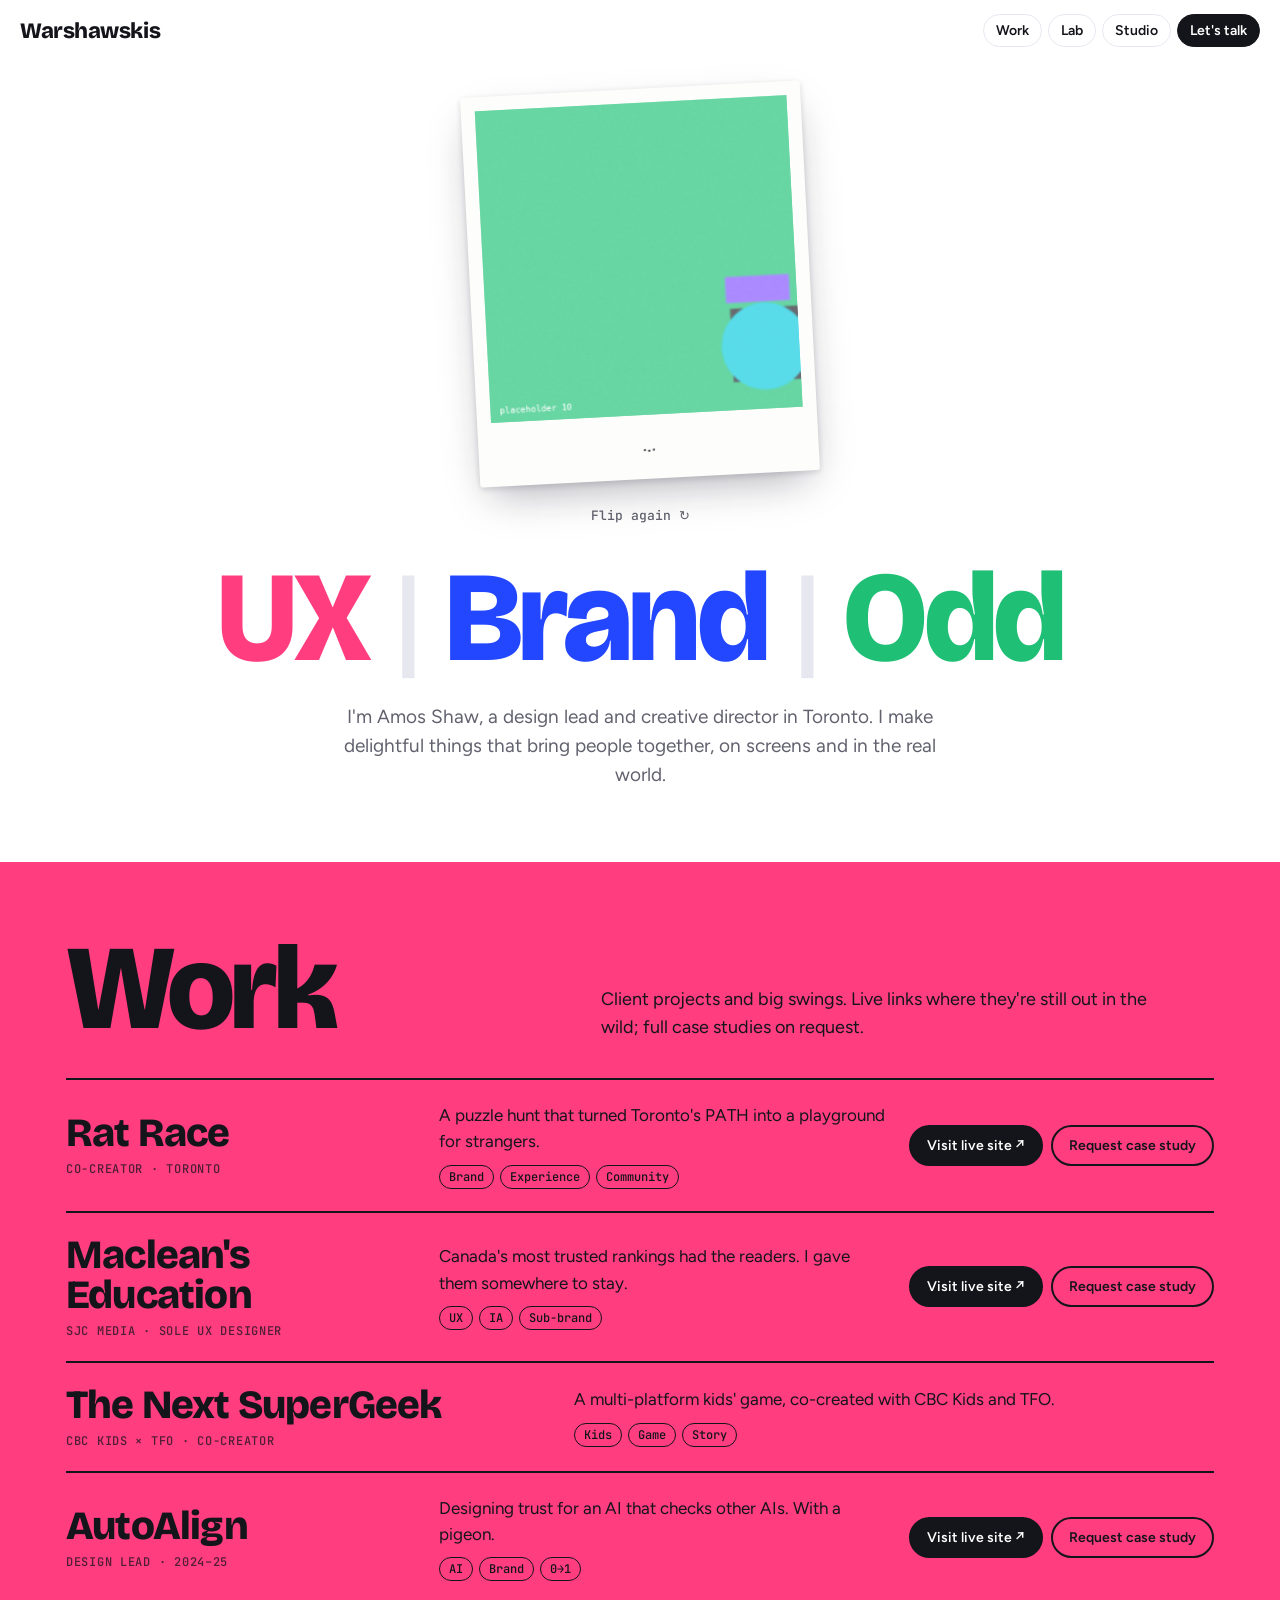
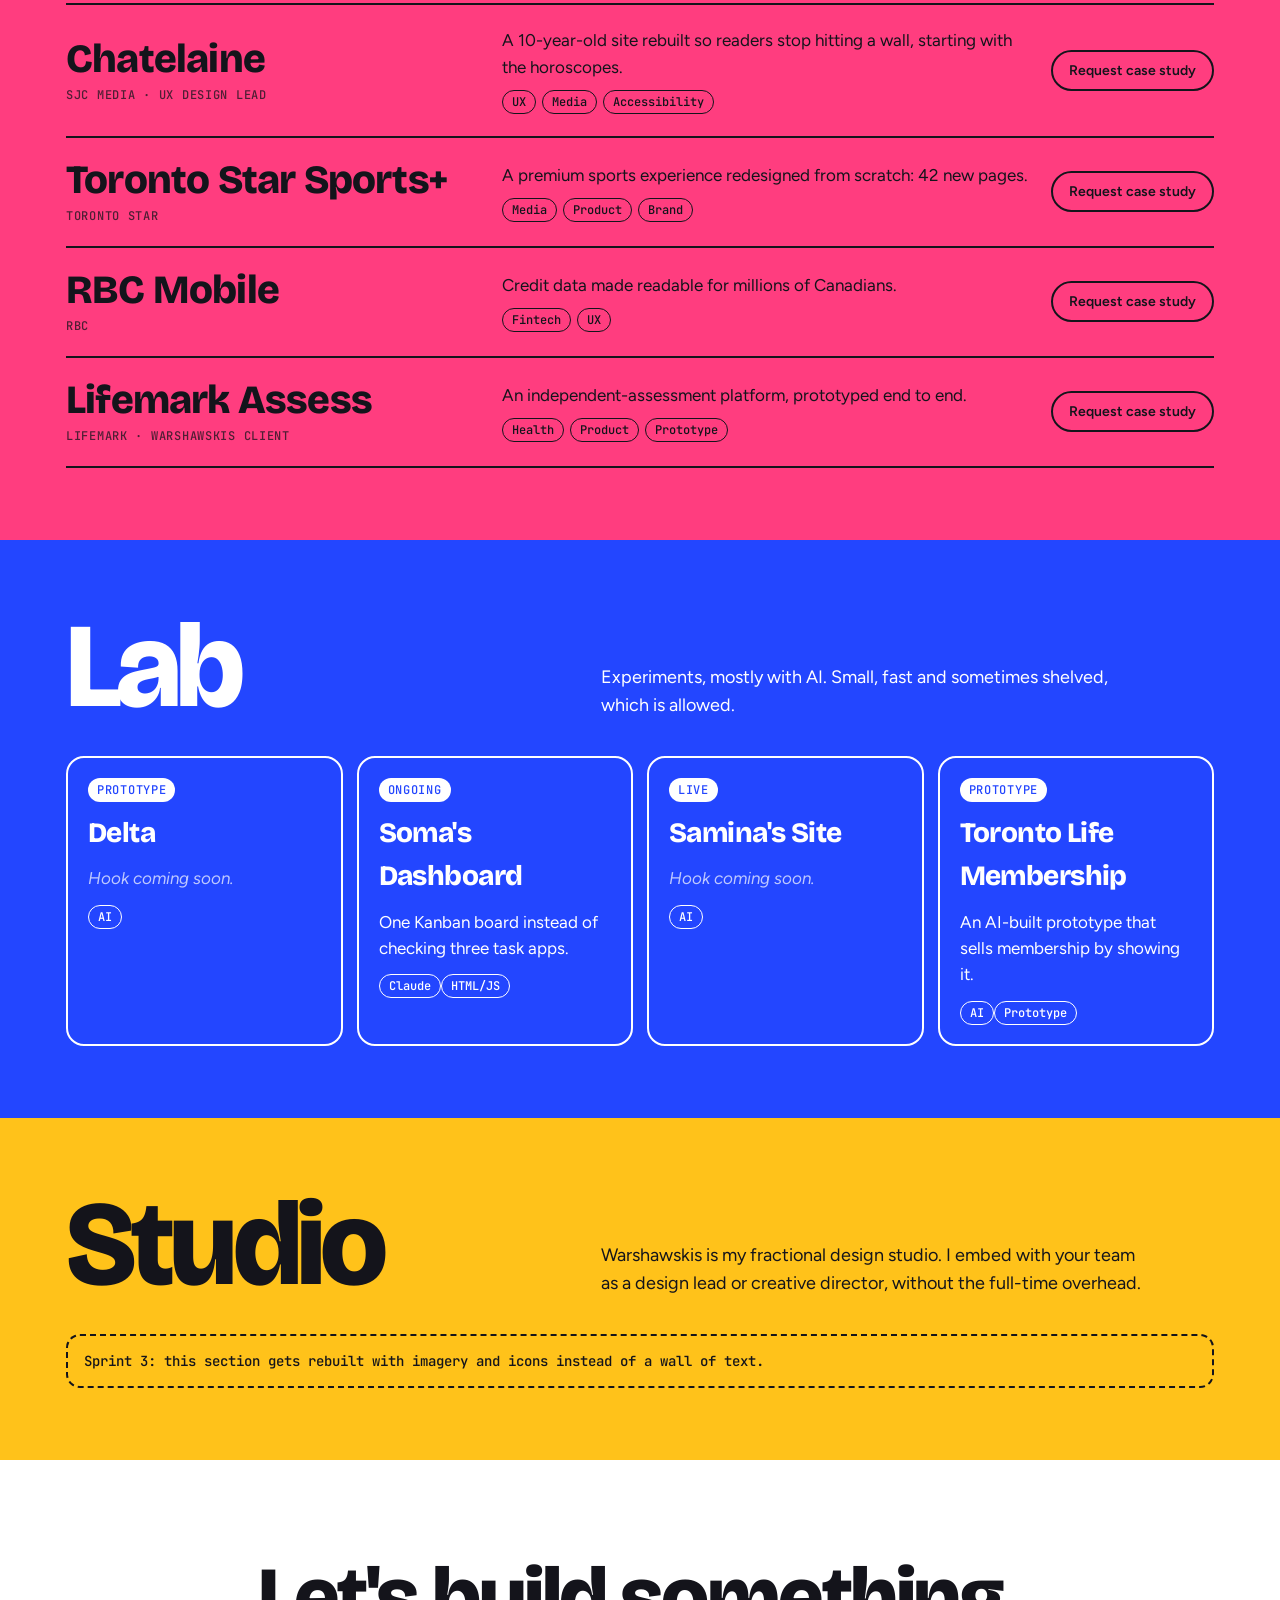
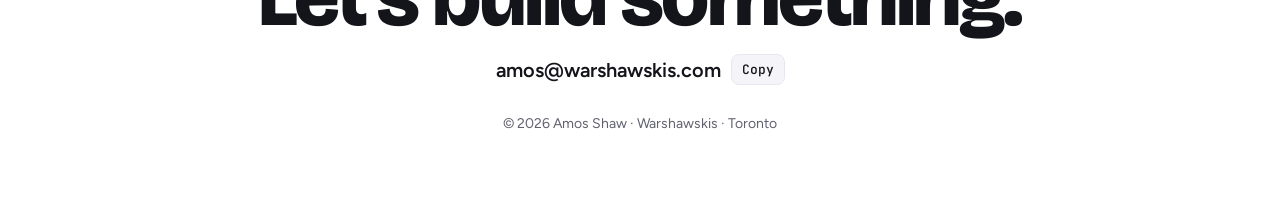
<file: index.html>
<!doctype html>
<html lang="en">
<head>
<meta charset="utf-8">
<meta name="viewport" content="width=device-width, initial-scale=1, viewport-fit=cover">
<title>Warshawskis — Amos Shaw</title>
<meta name="description" content="Amos Shaw is a design lead and creative director in Toronto. UX, brand and odd things, playing at the intersection of storytelling, design and technology.">
<meta name="claude:viewport-fit-sides" content="cover">
<link rel="preconnect" href="https://fonts.googleapis.com">
<link rel="preconnect" href="https://fonts.gstatic.com" crossorigin>
<link rel="stylesheet" href="https://fonts.googleapis.com/css2?family=Bricolage+Grotesque:opsz,wght@12..96,500;12..96,800&family=Figtree:wght@400;500;600&family=JetBrains+Mono:wght@500&family=Reenie+Beanie&display=swap">
<link rel="stylesheet" href="assets/site.css">
</head>
<body>

<header class="nav">
  <a class="wordmark" href="#top">Warshawskis</a>
  <nav aria-label="Main">
    <a href="#work" class="n-work">Work</a>
    <a href="#lab" class="n-lab">Lab</a>
    <a href="#studio" class="n-studio">Studio</a>
    <a href="#talk" class="n-talk">Let's talk</a>
  </nav>
</header>

<main id="top">
  <!-- HERO: polaroid of the day -->
  <section class="hero" aria-label="Photo of the day">
    <figure class="polaroid" id="polaroid">
      <div class="frame">
        <img id="pol-img" src="photos/placeholder-01.jpg" alt="Photo of the day from Warshawskis" width="800" height="800">
        <span class="flash" aria-hidden="true"></span>
      </div>
      <figcaption id="pol-cap">photo of the day</figcaption>
    </figure>
    <button class="flip-again" id="flip-again" type="button">Flip again ↻</button>

    <h1 class="trio" aria-label="UX, Brand, Odd">
      <span class="t-ux">UX</span><span class="bar" aria-hidden="true">|</span><span class="t-brand">Brand</span><span class="bar" aria-hidden="true">|</span><span class="t-odd">Odd</span>
    </h1>
    <p class="intro">I'm Amos Shaw, a design lead and creative director in Toronto. I make delightful things that bring people together, on screens and in the real world.</p>
  </section>

  <!-- WORK -->
  <section class="band band-work" id="work" aria-labelledby="work-h">
    <div class="band-in">
      <div class="band-head">
        <h2 id="work-h">Work</h2>
        <p>Client projects and big swings. Live links where they're still out in the wild; full case studies on request.</p>
      </div>
      <ul class="rows" id="work-list"></ul>
    </div>
  </section>

  <!-- LAB -->
  <section class="band band-lab" id="lab" aria-labelledby="lab-h">
    <div class="band-in">
      <div class="band-head">
        <h2 id="lab-h">Lab</h2>
        <p>Experiments, mostly with AI. Small, fast and sometimes shelved, which is allowed.</p>
      </div>
      <ul class="tiles" id="lab-list"></ul>
    </div>
  </section>

  <!-- STUDIO -->
  <section class="band band-studio" id="studio" aria-labelledby="studio-h">
    <div class="band-in">
      <div class="band-head">
        <h2 id="studio-h">Studio</h2>
        <p>Warshawskis is my fractional design studio. I embed with your team as a design lead or creative director, without the full-time overhead.</p>
      </div>
      <p class="todo">Sprint 3: this section gets rebuilt with imagery and icons instead of a wall of text.</p>
    </div>
  </section>

  <!-- TALK -->
  <section class="talk" id="talk" aria-labelledby="talk-h">
    <h2 id="talk-h">Let's build something.</h2>
    <p class="mail"><span id="mail-text">amos@warshawskis.com</span> <button type="button" class="copy" id="copy-mail">Copy</button></p>
    <p class="small">© <span id="yr">2026</span> Amos Shaw · Warshawskis · Toronto</p>
  </section>
</main>

<!-- Request a case study -->
<dialog id="req" aria-labelledby="req-h">
  <form id="req-form" method="dialog">
    <h2 id="req-h">Request the full case study</h2>
    <p class="small" id="req-proj">Project</p>
    <label for="f-name">Your name</label>
    <input id="f-name" name="name" required autocomplete="name">
    <label for="f-email">Email</label>
    <input id="f-email" name="email" type="email" required autocomplete="email">
    <label for="f-org">Company and role</label>
    <input id="f-org" name="company" autocomplete="organization">
    <label for="f-note">Anything I should know? (optional)</label>
    <textarea id="f-note" name="message" rows="3"></textarea>
    <input type="text" name="_honey" class="hp" tabindex="-1" autocomplete="off" aria-hidden="true">
    <div class="req-actions">
      <button type="button" class="ghost" id="req-cancel">Cancel</button>
      <button type="submit" class="solid" id="req-send">Send request</button>
    </div>
    <p class="small" id="req-msg" role="status"></p>
  </form>
</dialog>

<script src="assets/projects.js"></script>
<script src="assets/site.js"></script>
</body>
</html>
</file>
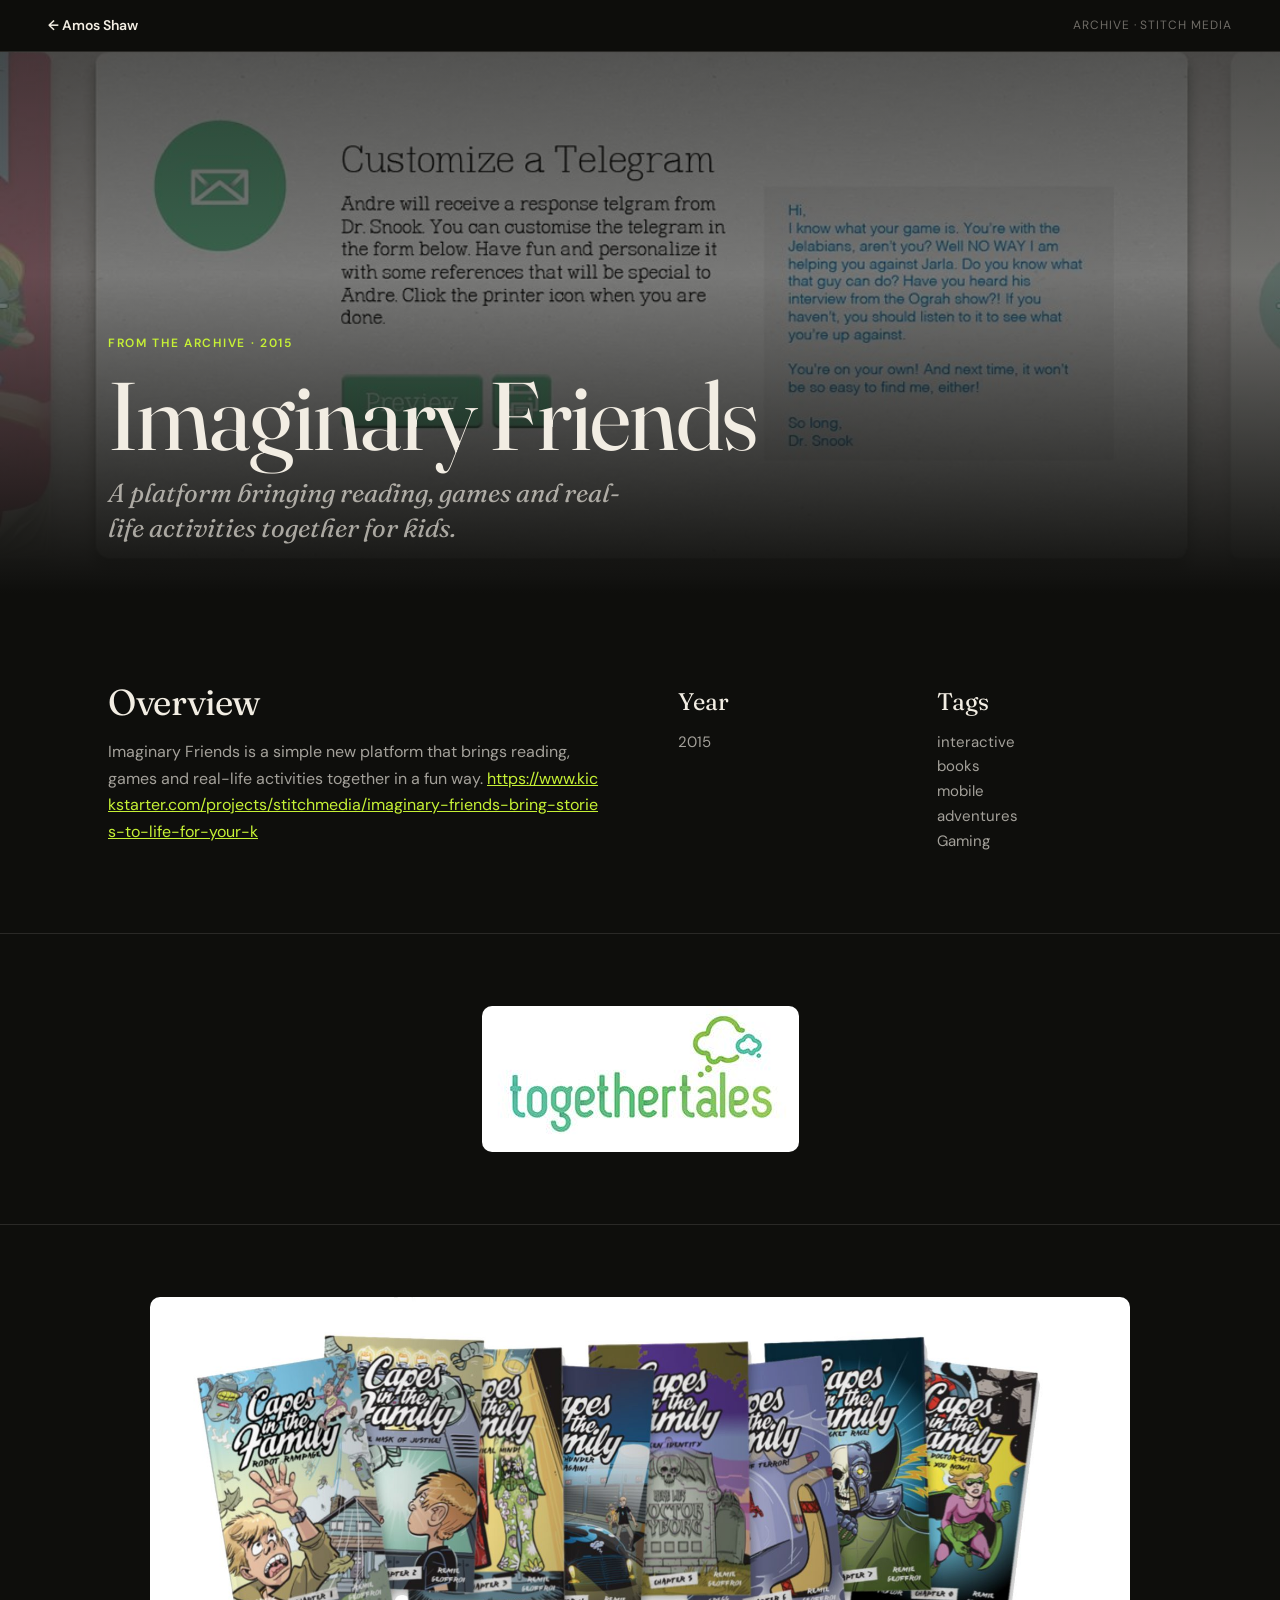
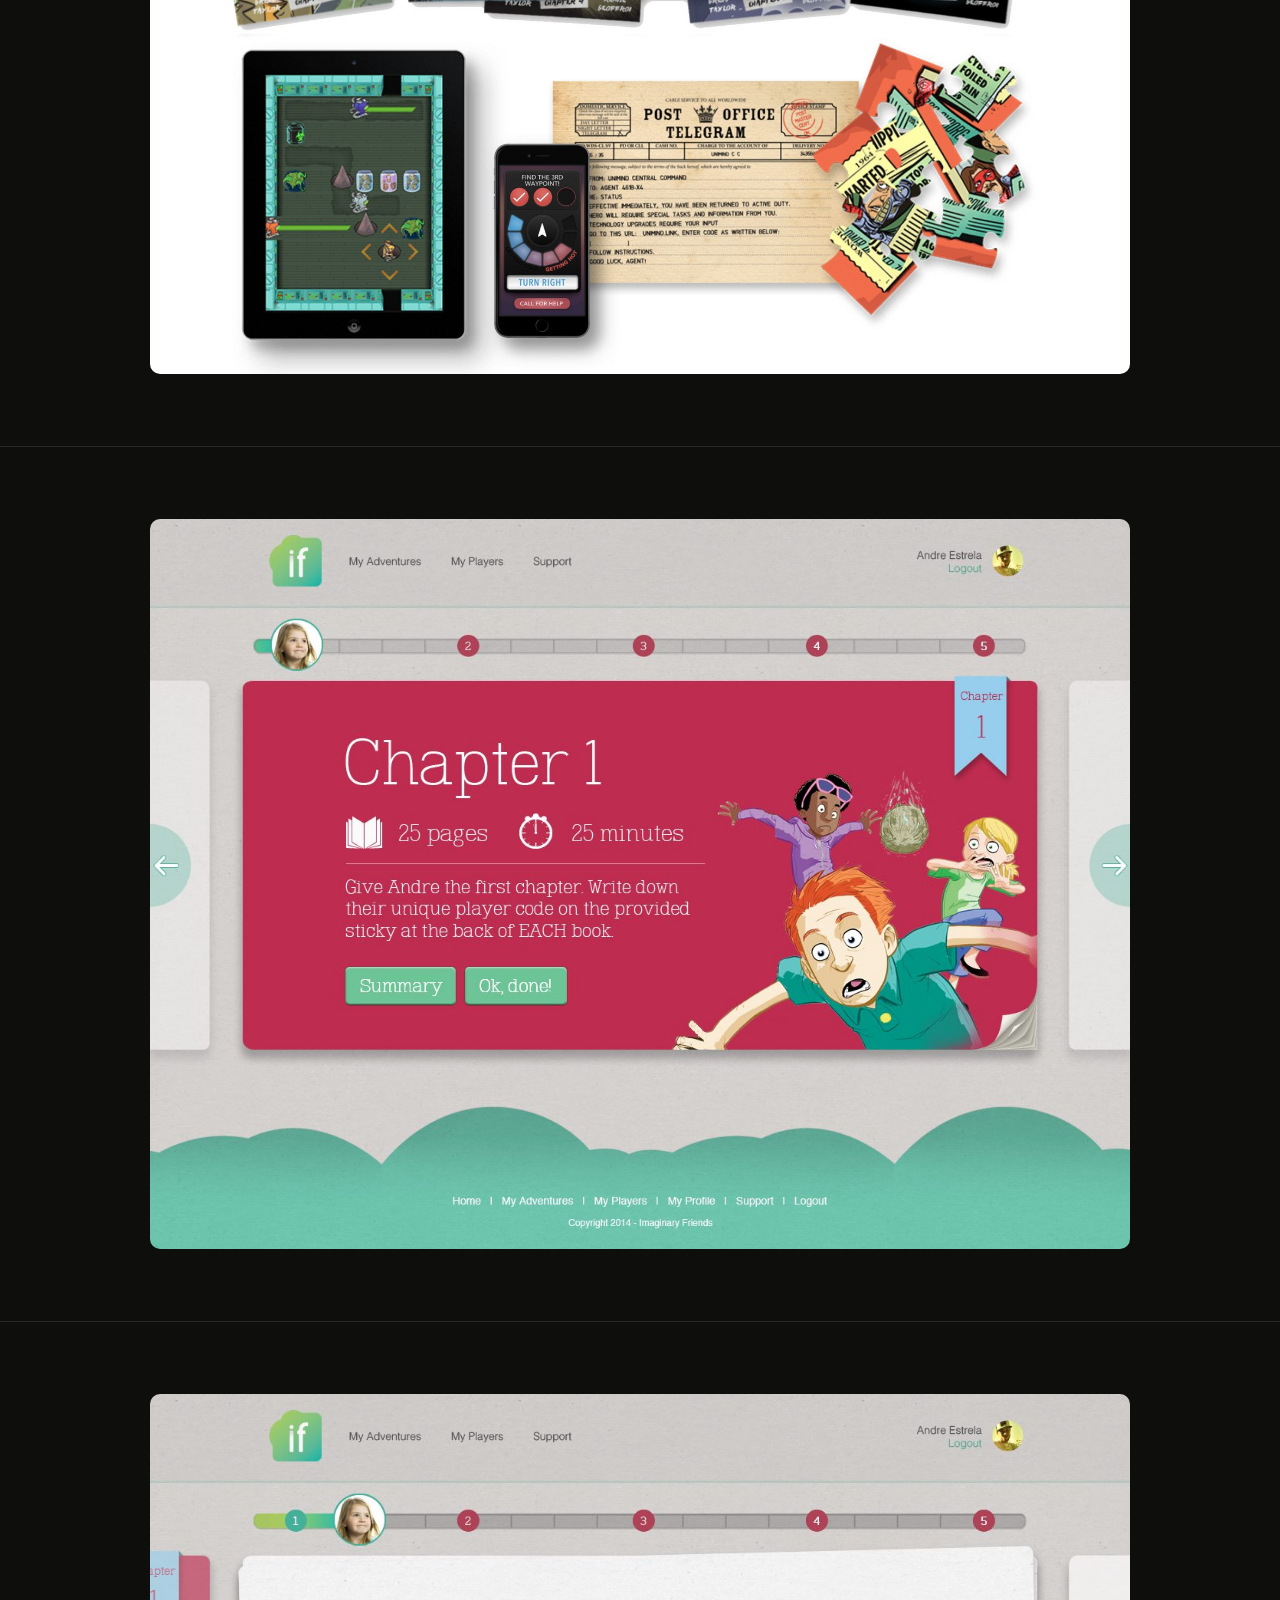
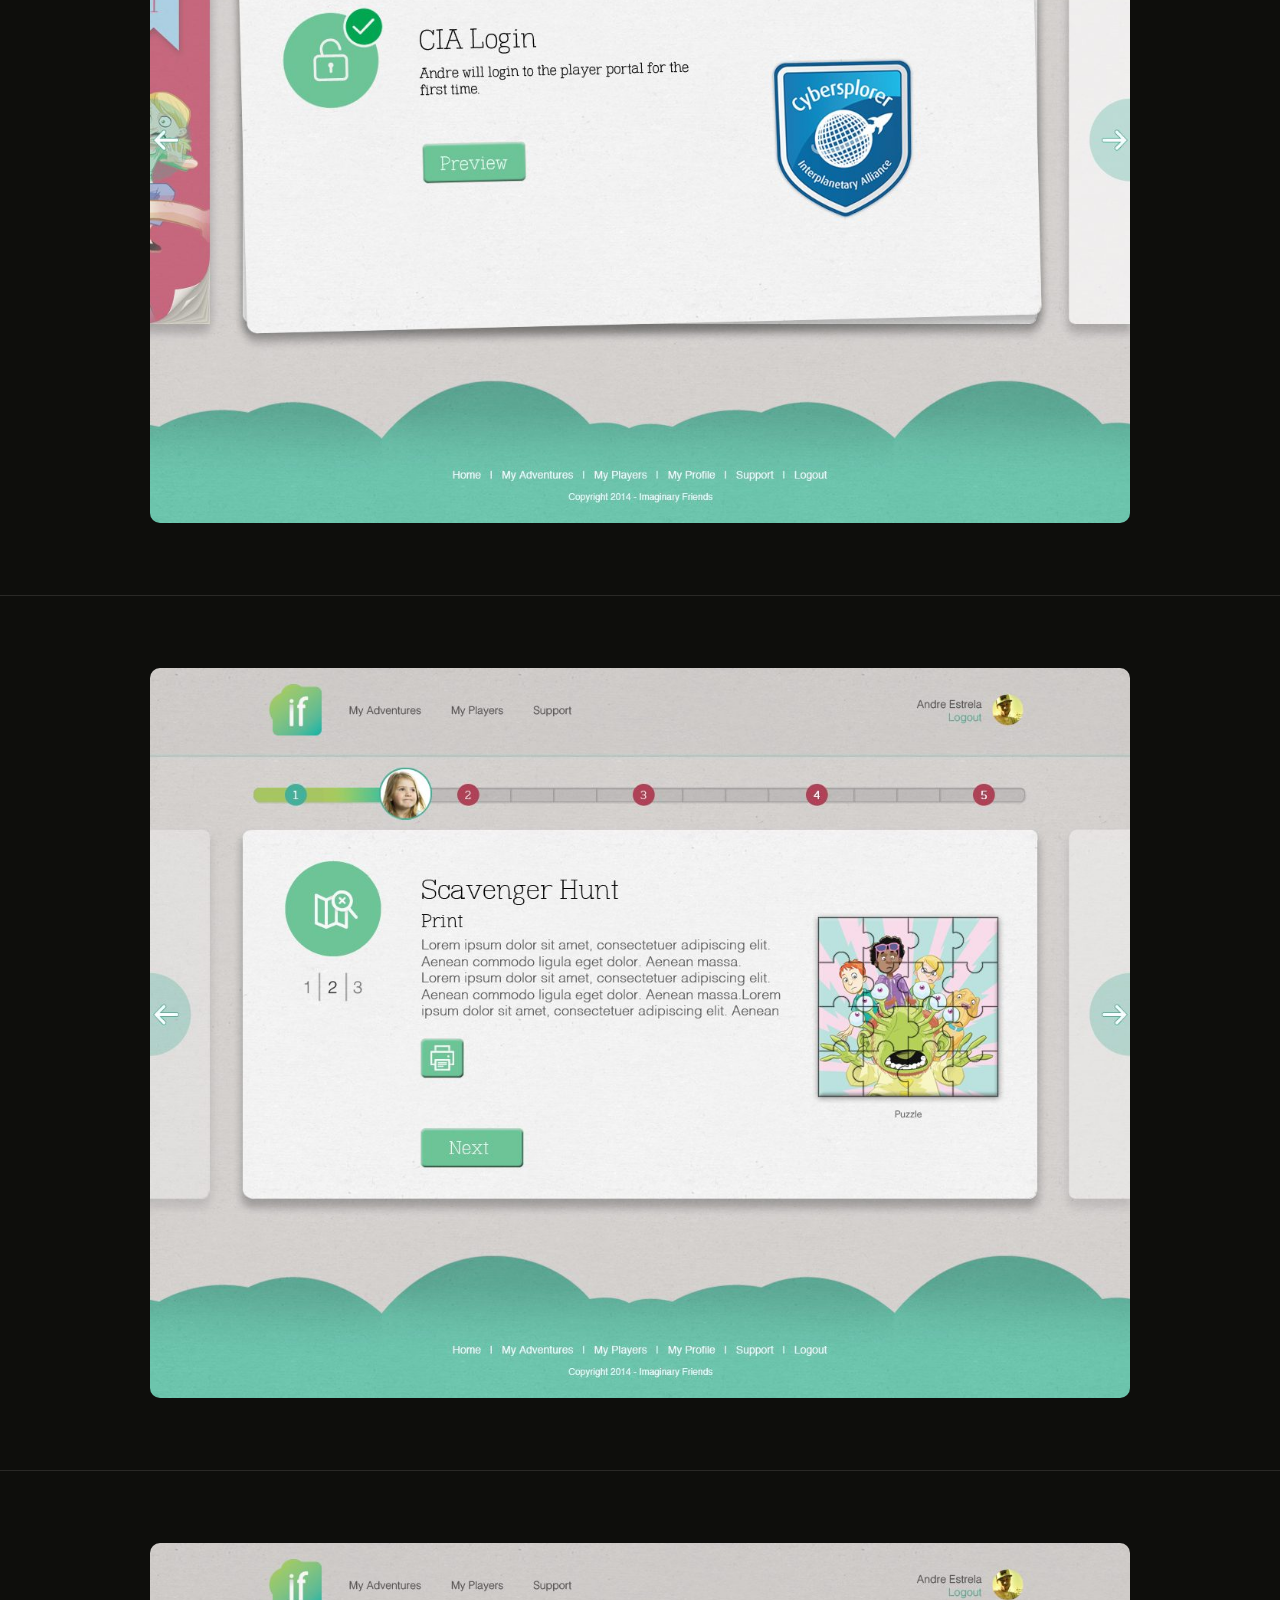
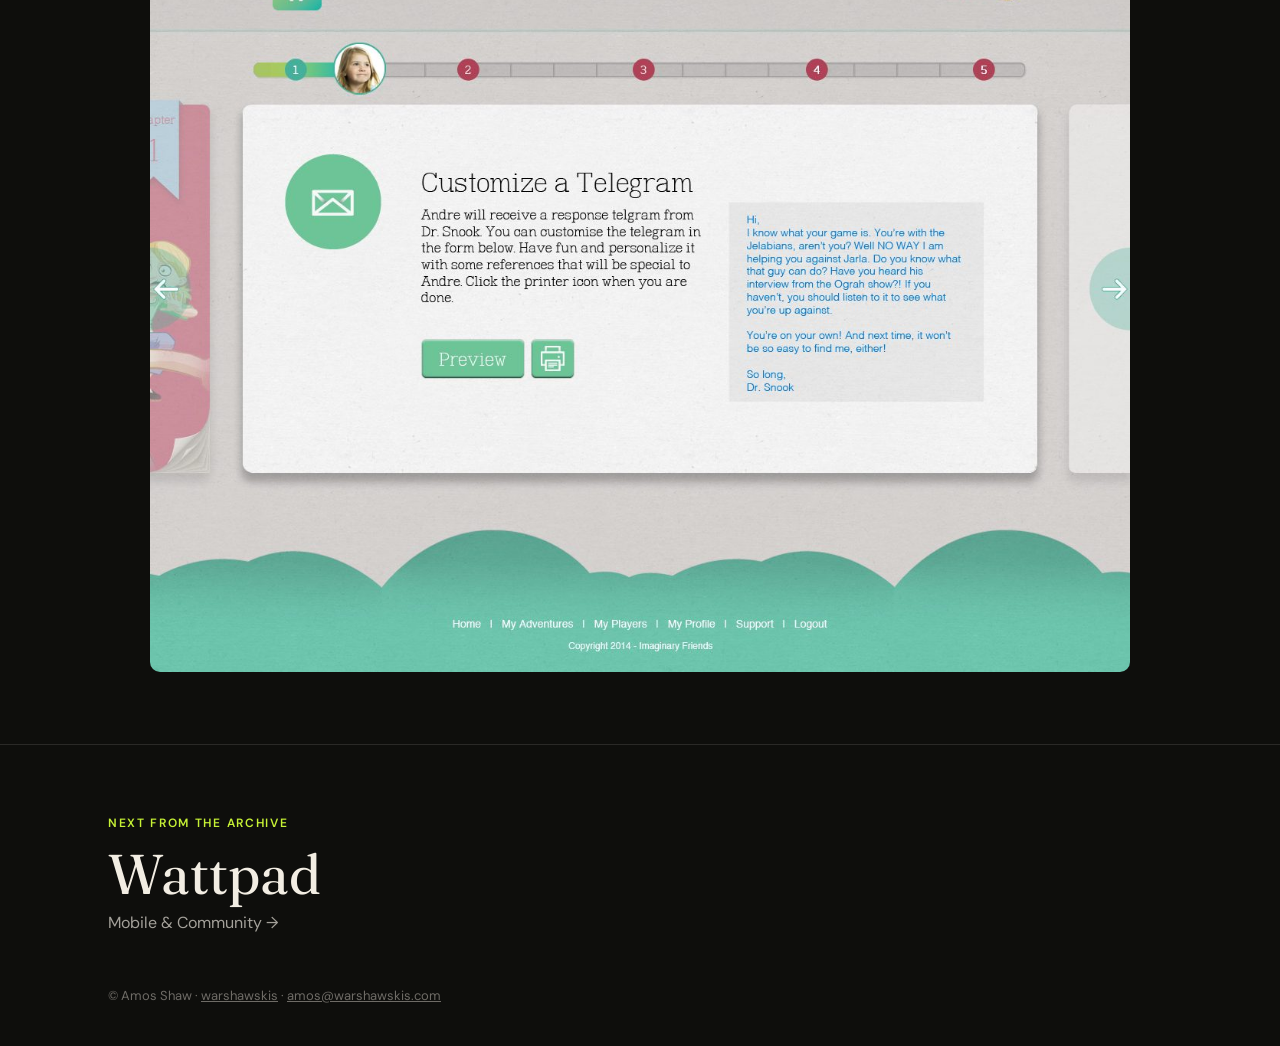
<file: archive/imaginary-friends/index.html>
<!DOCTYPE html>
<html lang="en">
<head>
<meta charset="UTF-8">
<meta name="viewport" content="width=device-width, initial-scale=1.0">
<title>Imaginary Friends | Amos Shaw Archive</title>
<meta name="description" content="A platform bringing reading, games and real-life activities together for kids. From the archive of Amos Shaw.">
<meta property="og:image" content="https://warshawskis.com/archive/imaginary-friends/images/cover.jpg">
<link rel="preconnect" href="https://fonts.googleapis.com"><link rel="preconnect" href="https://fonts.gstatic.com" crossorigin><link href="https://fonts.googleapis.com/css2?family=DM+Sans:ital,wght@0,300;0,400;0,500;0,600;0,700;1,400&family=Fraunces:ital,opsz,wght@0,9..144,200..900;1,9..144,200..900&display=swap" rel="stylesheet">
<link rel="stylesheet" href="../../case-studies/case-study.css">
<style>
.gallery { display: grid; grid-template-columns: repeat(auto-fit, minmax(240px, 1fr)); gap: 16px; align-items: start; }
.video { position: relative; aspect-ratio: 16/9; border-radius: 10px; overflow: hidden; background: var(--bg-2); max-width: 980px; margin: 0 auto; }
.video iframe { position: absolute; inset: 0; width: 100%; height: 100%; border: 0; }
.meta--archive { grid-template-columns: 1fr 1fr; }
.sec p a { color: var(--accent); word-break: break-all; }
</style>
</head>
<body>
<nav class="topbar">
  <a href="../../#archive" class="back">&larr; Amos Shaw</a>
  <span class="client">Archive &middot; Stitch Media</span>
</nav>
<header class="hero">
  <img class="hero-img" src="images/cover.jpg" alt="" loading="eager">
  <div class="hero-text">
    <span class="eyebrow">From the Archive &middot; 2015</span>
    <h1>Imaginary Friends</h1>
    <p class="sub">A platform bringing reading, games and real-life activities together for kids.</p>
  </div>
</header>
<main>
<section class="sec"><div class="wrap duo"><div><h2>Overview</h2><p>Imaginary Friends is a simple new platform that brings reading, games and real-life activities together in a fun way. 

<a href="https://www.kickstarter.com/projects/stitchmedia/imaginary-friends-bring-stories-to-life-for-your-k" target="_blank" rel="noopener">https://www.kickstarter.com/projects/stitchmedia/imaginary-friends-bring-stories-to-life-for-your-k</a></p></div><dl class="meta meta--archive"><div><dt>Year</dt><dd>2015</dd></div><div><dt>Tags</dt><dd>interactive</dd><dd>books</dd><dd>mobile</dd><dd>adventures</dd><dd>Gaming</dd></div></dl></div></section>
<section class="sec sec--media"><div class="wrap"><figure class="media media--img"><img src="images/01.jpg" width="317" height="146" alt="Imaginary Friends — image 1" loading="lazy"></figure></div></section>
<section class="sec sec--media"><div class="wrap"><figure class="media media--img"><img src="images/02.jpg" width="1800" height="1244" alt="Imaginary Friends — image 2" loading="lazy"></figure></div></section>
<section class="sec sec--media"><div class="wrap"><figure class="media media--img"><img src="images/03.jpg" width="1279" height="952" alt="Imaginary Friends — image 3" loading="lazy"></figure></div></section>
<section class="sec sec--media"><div class="wrap"><figure class="media media--img"><img src="images/04.jpg" width="1279" height="952" alt="Imaginary Friends — image 4" loading="lazy"></figure></div></section>
<section class="sec sec--media"><div class="wrap"><figure class="media media--img"><img src="images/05.jpg" width="1279" height="952" alt="Imaginary Friends — image 5" loading="lazy"></figure></div></section>
<section class="sec sec--media"><div class="wrap"><figure class="media media--img"><img src="images/06.jpg" width="1279" height="952" alt="Imaginary Friends — image 6" loading="lazy"></figure></div></section>
</main>
<footer class="next">
  <div class="wrap">
    <span class="eyebrow">Next from the archive</span>
    <a href="../wattpad/"><span class="next-title">Wattpad</span><span class="next-client">Mobile &amp; Community &rarr;</span></a>
    <p class="foot">&copy; Amos Shaw &middot; <a href="../../">warshawskis</a> &middot; <a href="mailto:amos@warshawskis.com">amos@warshawskis.com</a></p>
  </div>
</footer>
</body>
</html>
</file>
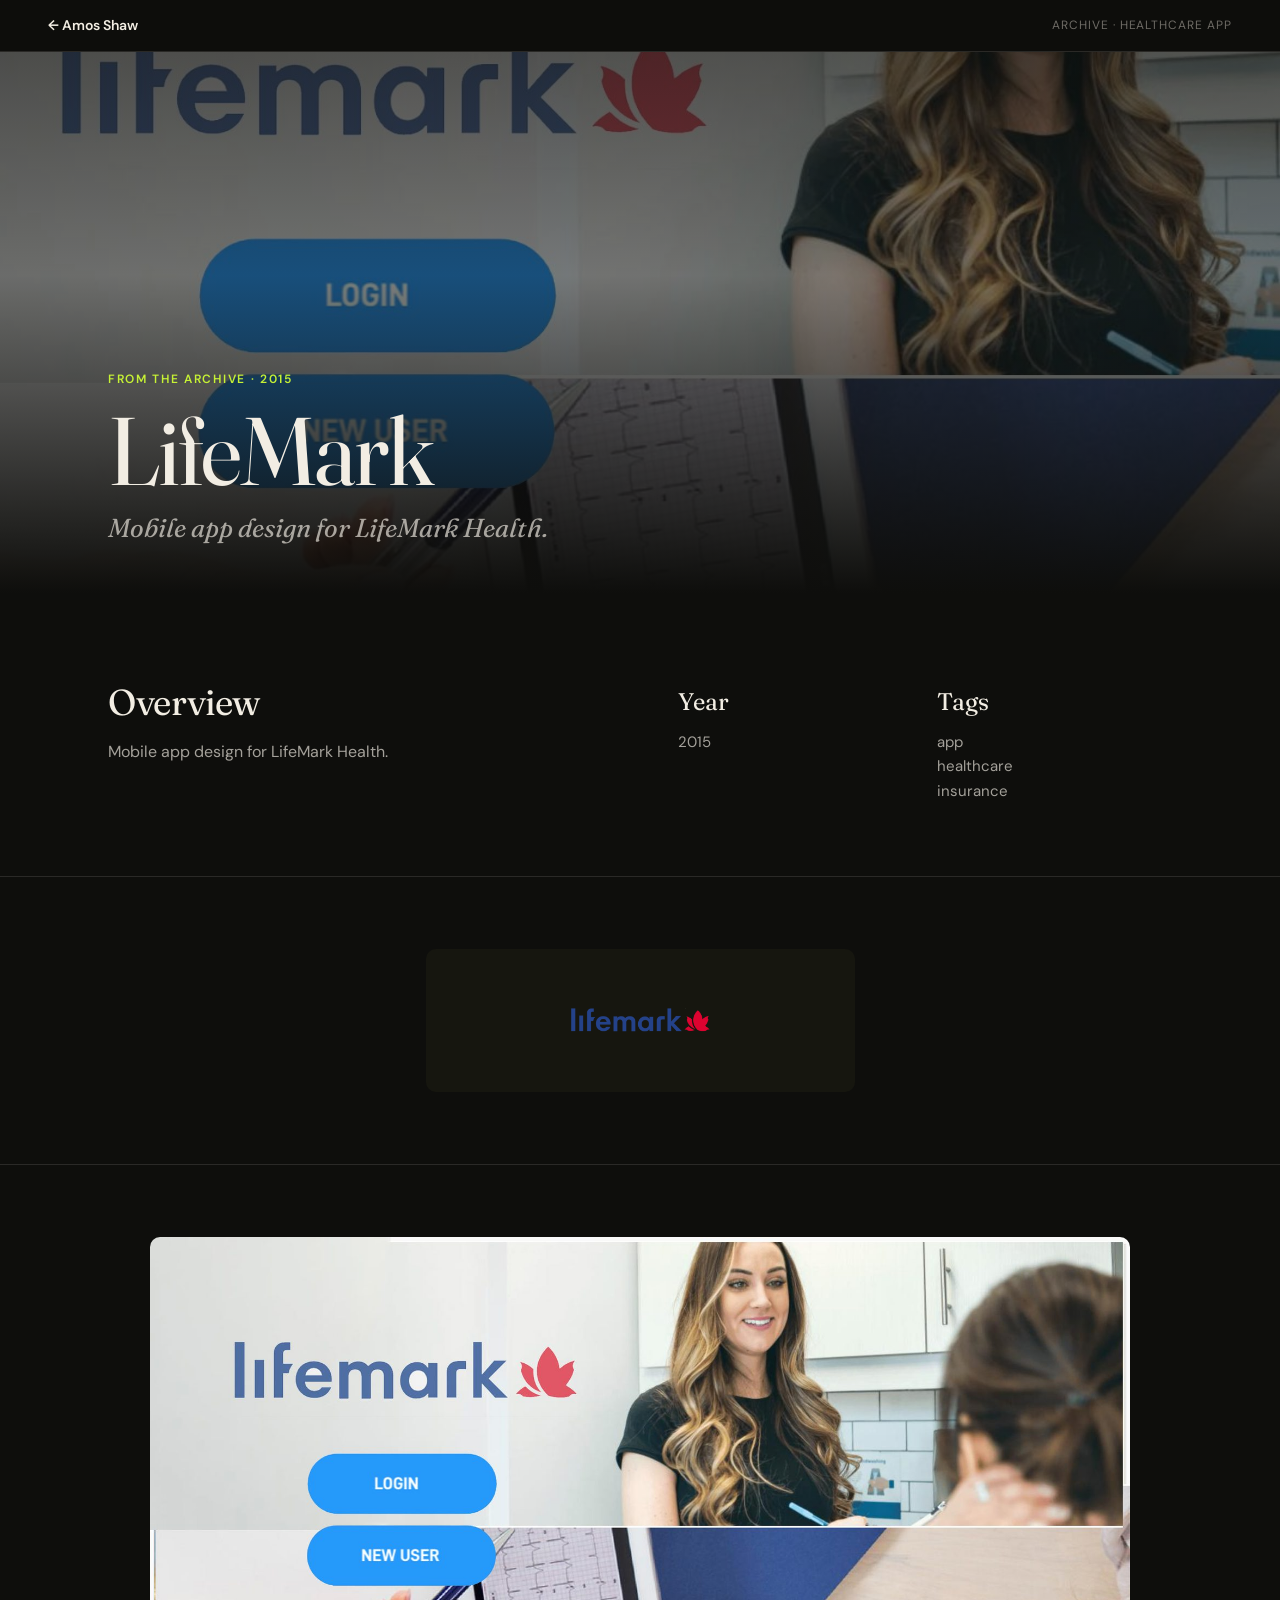
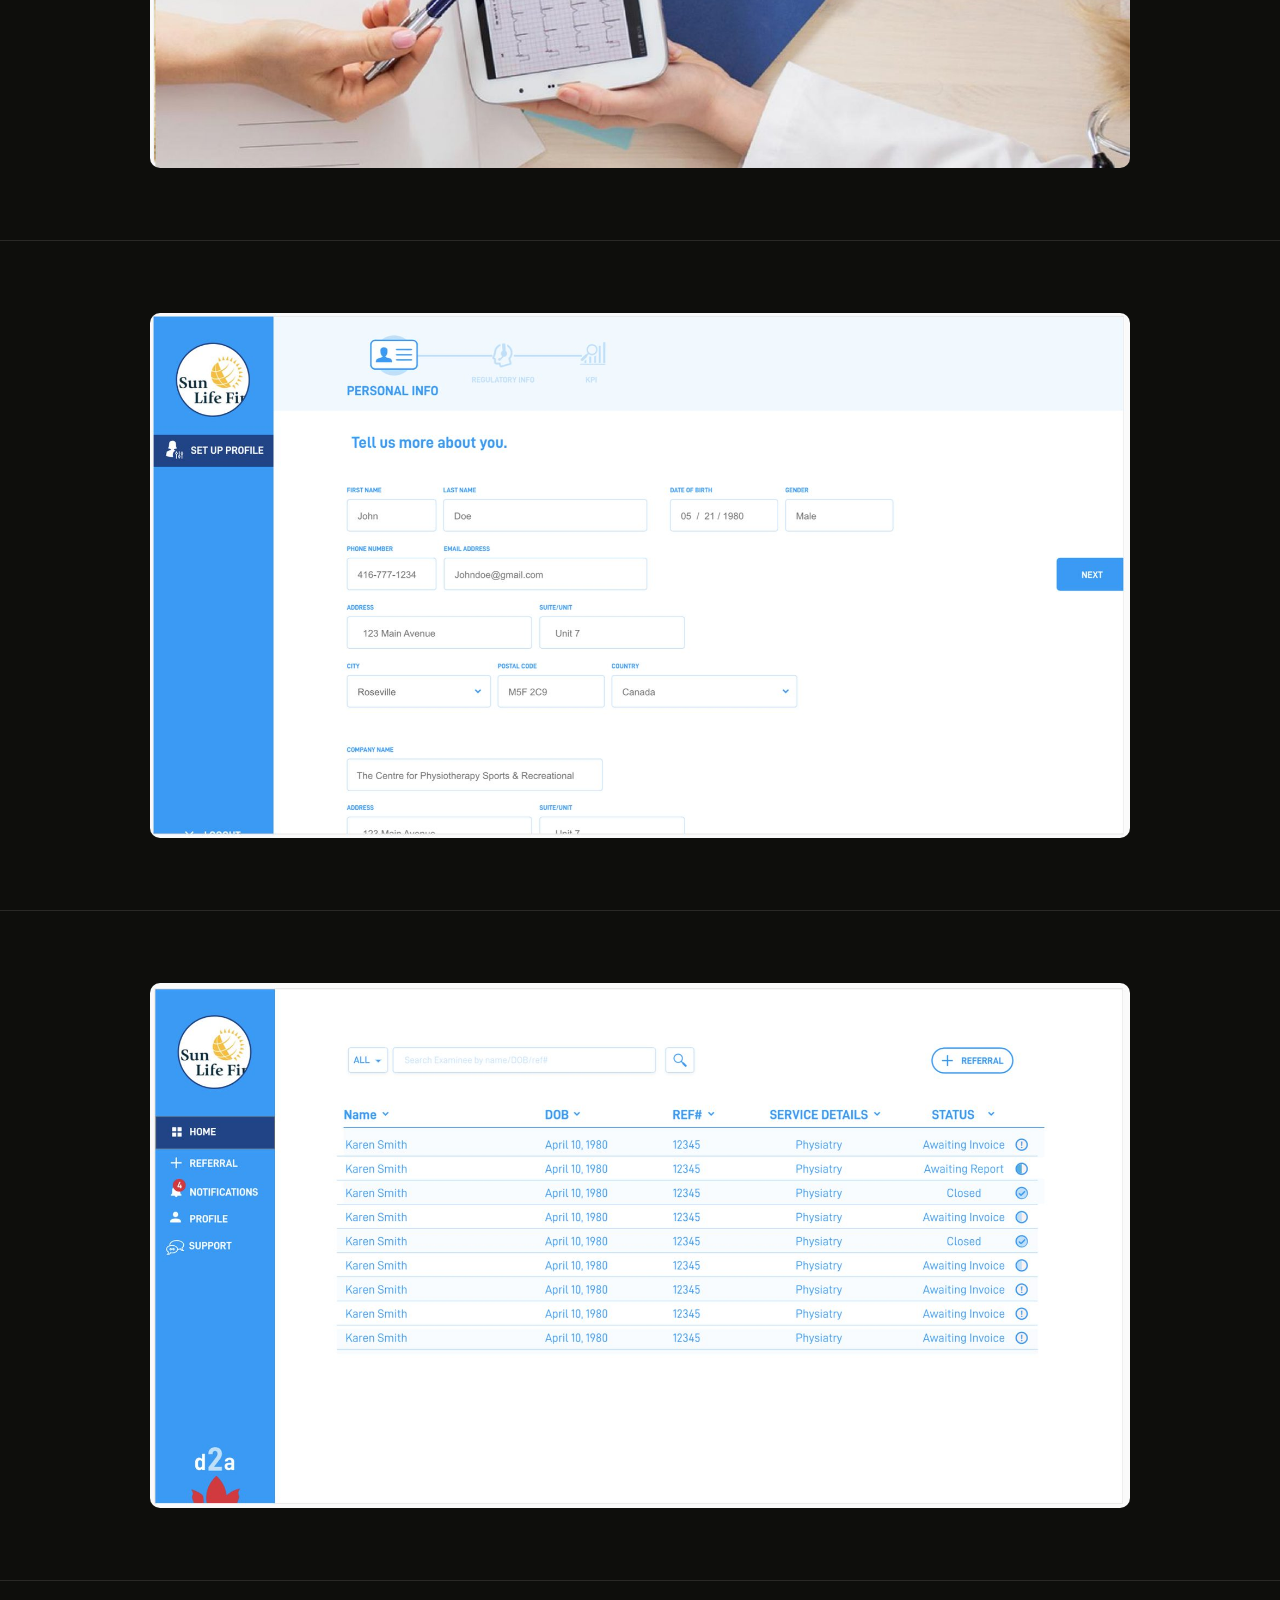
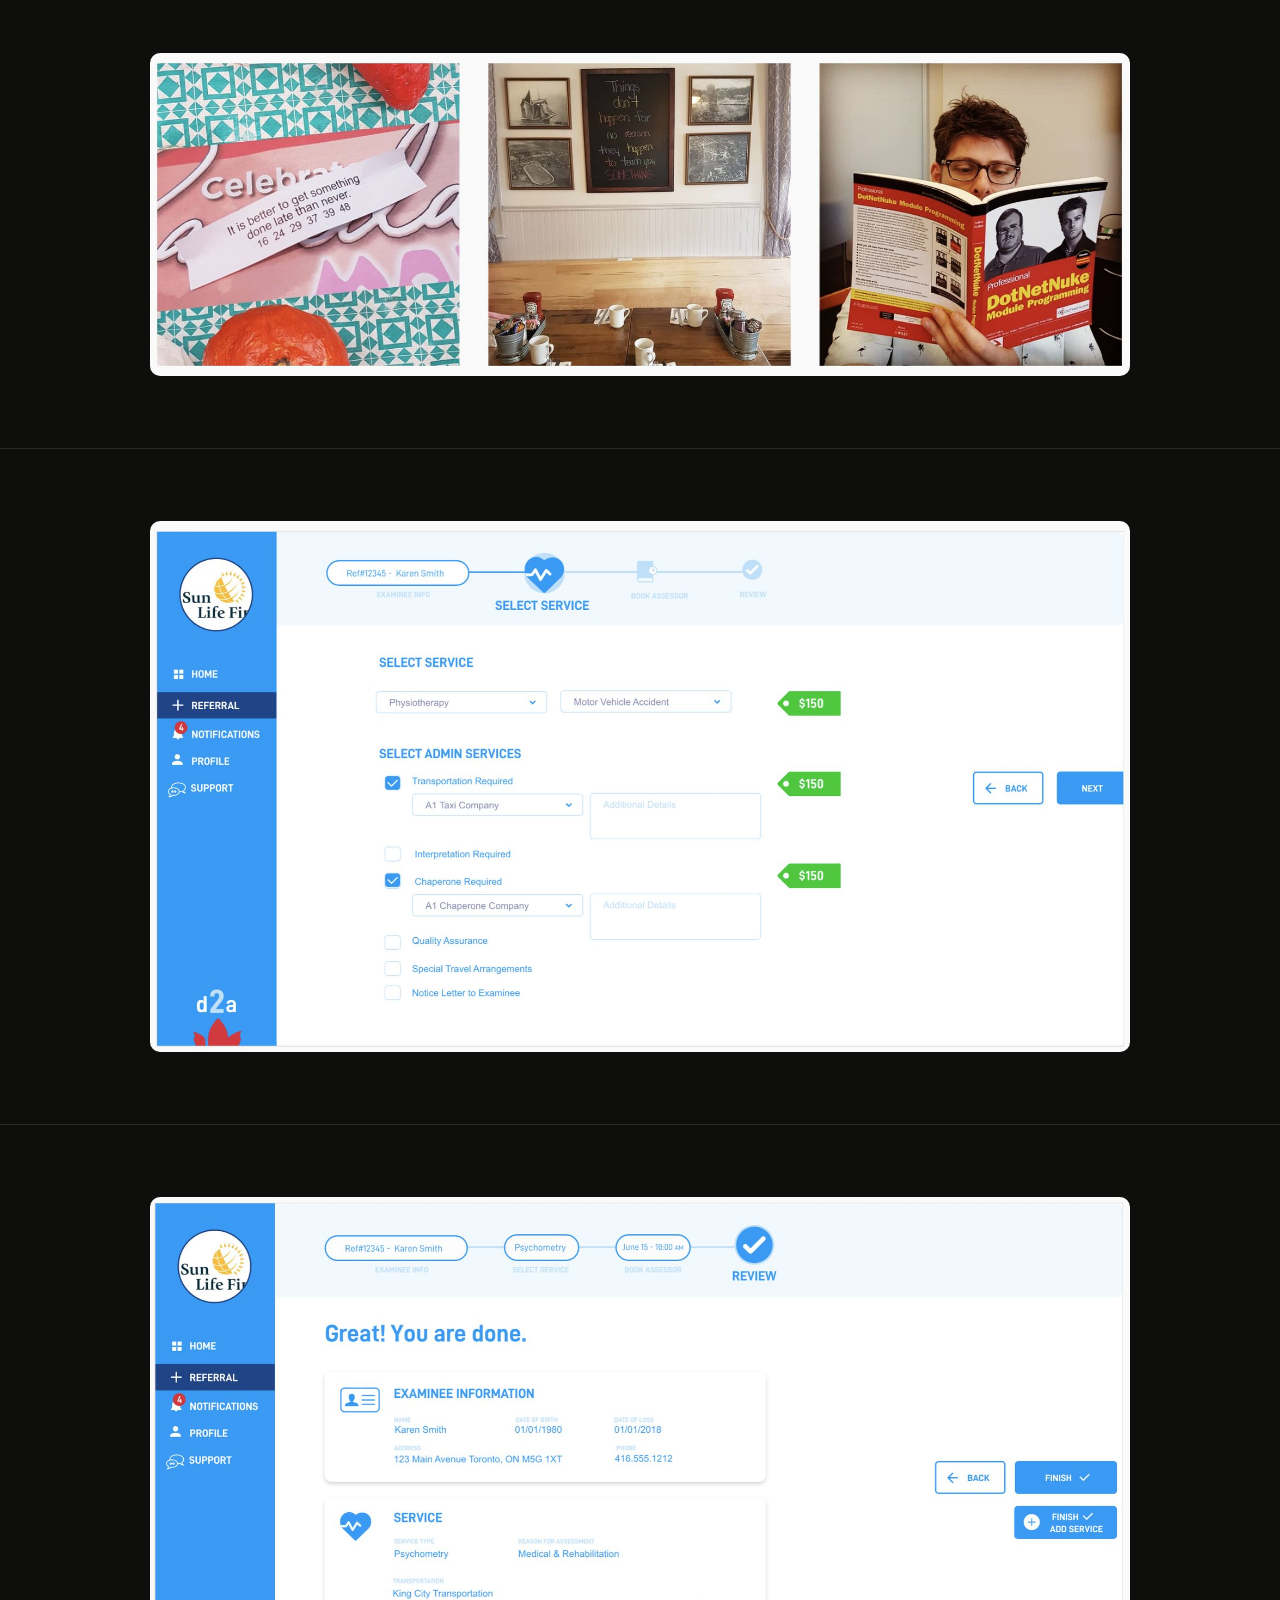
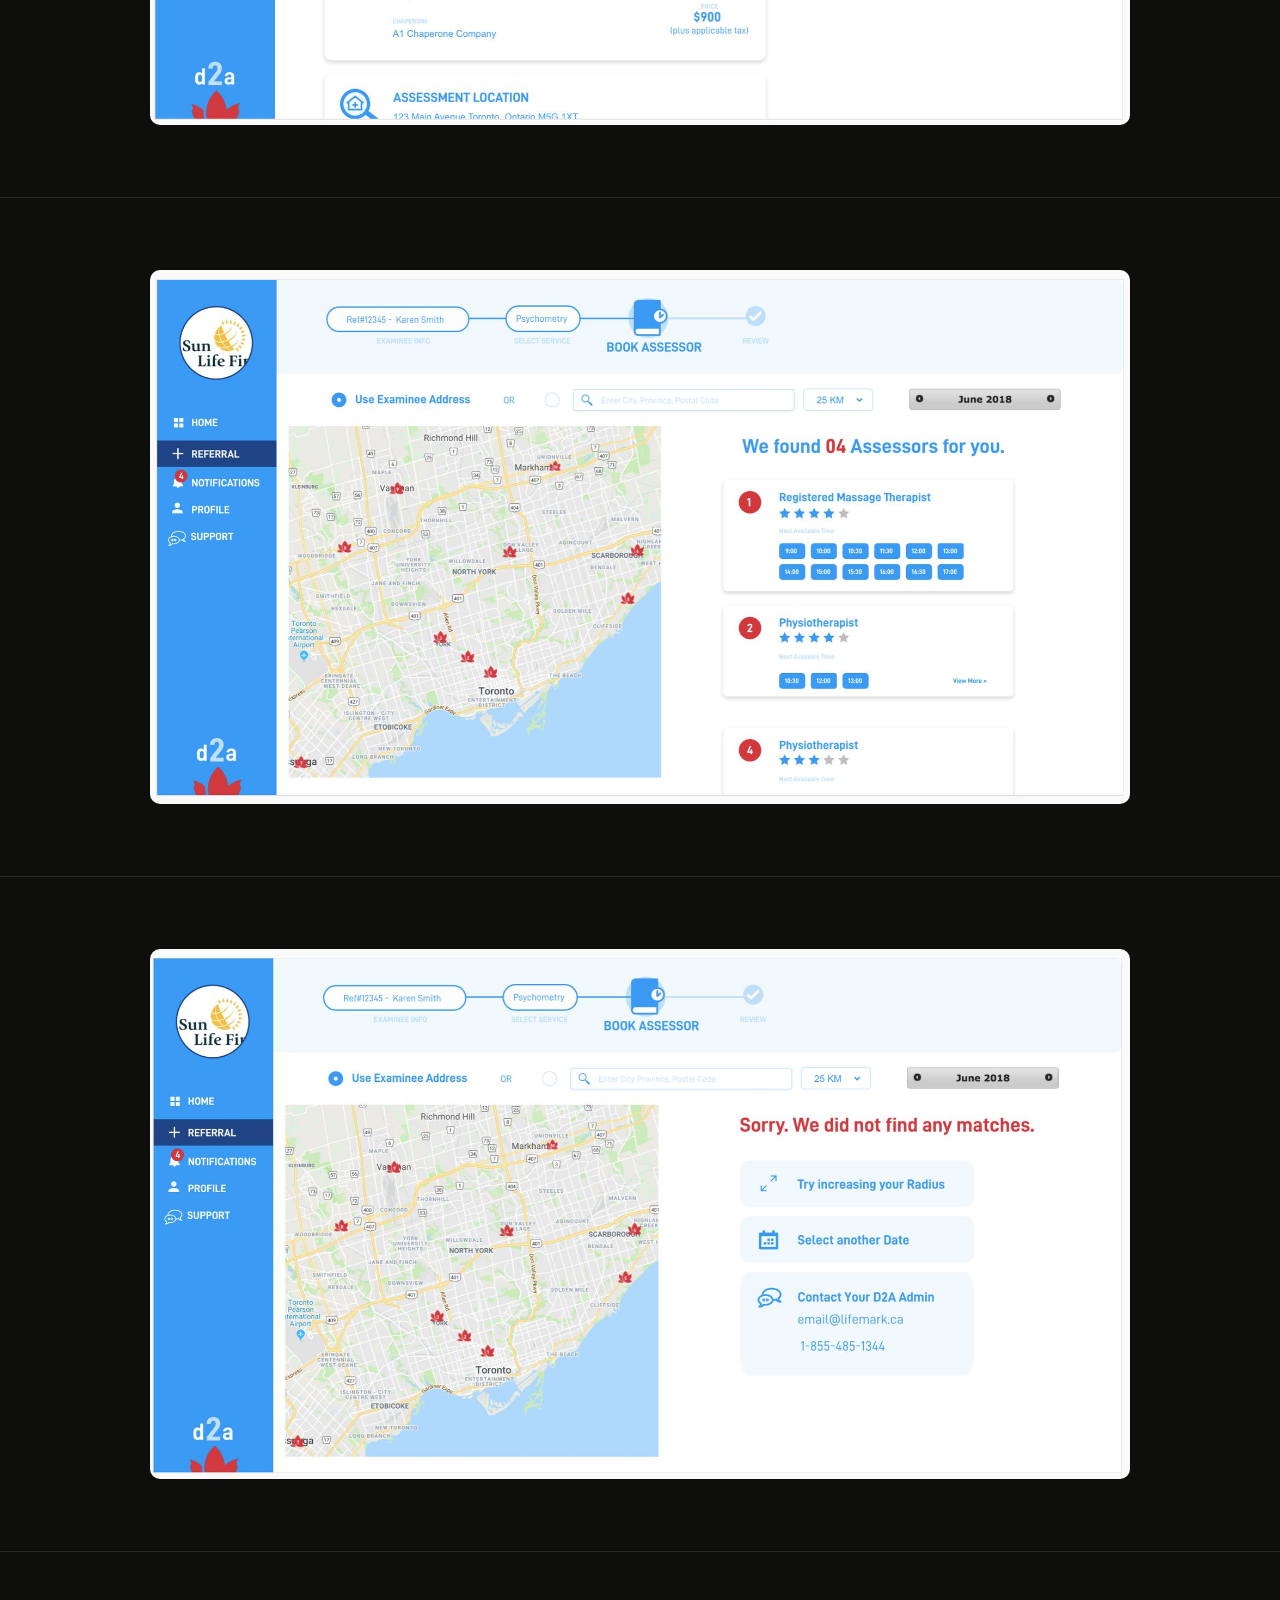
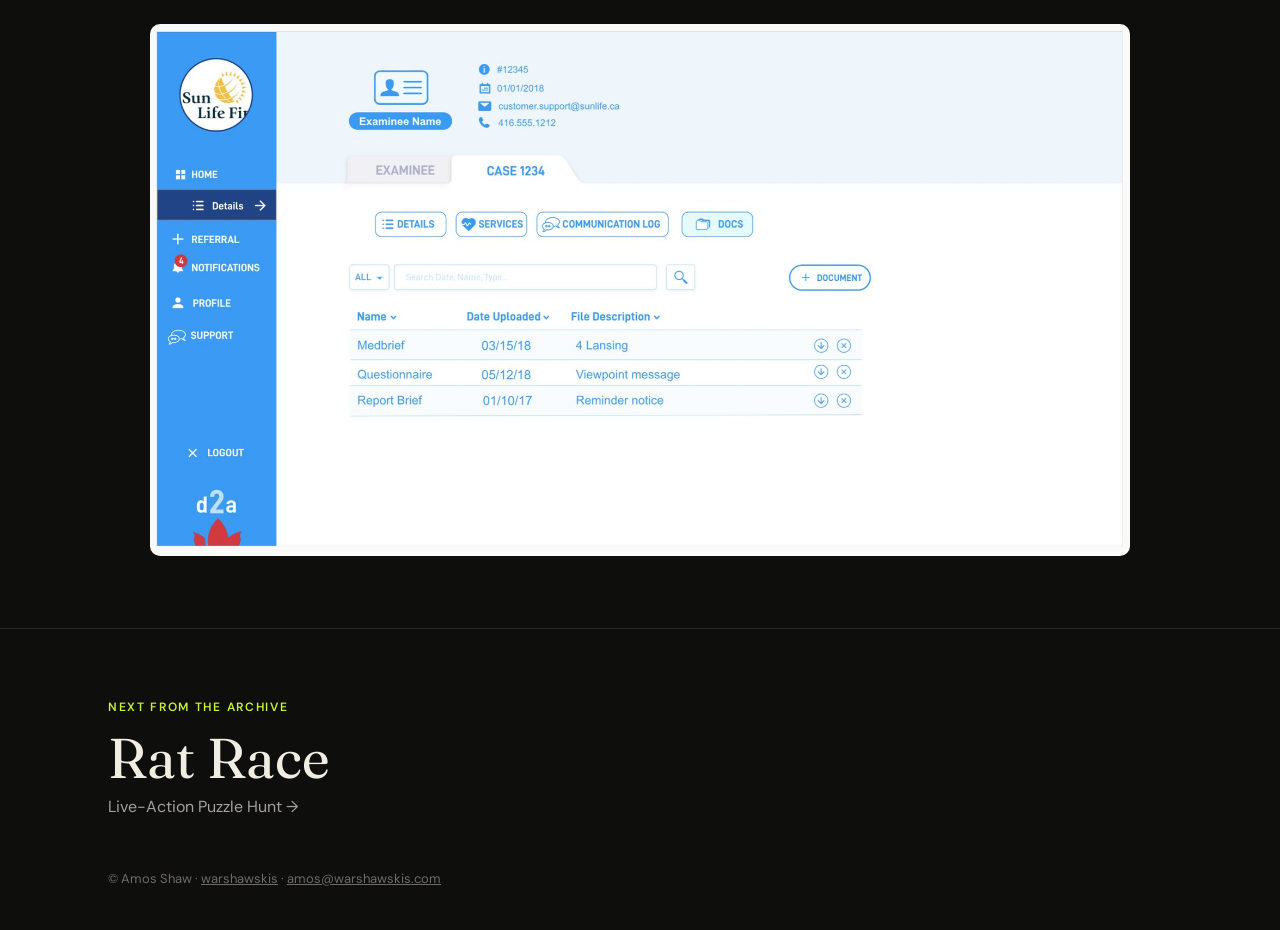
<file: archive/lifemark/index.html>
<!DOCTYPE html>
<html lang="en">
<head>
<meta charset="UTF-8">
<meta name="viewport" content="width=device-width, initial-scale=1.0">
<title>LifeMark | Amos Shaw Archive</title>
<meta name="description" content="Mobile app design for LifeMark Health. From the archive of Amos Shaw.">
<meta property="og:image" content="https://warshawskis.com/archive/lifemark/images/cover.jpg">
<link rel="preconnect" href="https://fonts.googleapis.com"><link rel="preconnect" href="https://fonts.gstatic.com" crossorigin><link href="https://fonts.googleapis.com/css2?family=DM+Sans:ital,wght@0,300;0,400;0,500;0,600;0,700;1,400&family=Fraunces:ital,opsz,wght@0,9..144,200..900;1,9..144,200..900&display=swap" rel="stylesheet">
<link rel="stylesheet" href="../../case-studies/case-study.css">
<style>
.gallery { display: grid; grid-template-columns: repeat(auto-fit, minmax(240px, 1fr)); gap: 16px; align-items: start; }
.video { position: relative; aspect-ratio: 16/9; border-radius: 10px; overflow: hidden; background: var(--bg-2); max-width: 980px; margin: 0 auto; }
.video iframe { position: absolute; inset: 0; width: 100%; height: 100%; border: 0; }
.meta--archive { grid-template-columns: 1fr 1fr; }
.sec p a { color: var(--accent); word-break: break-all; }
</style>
</head>
<body>
<nav class="topbar">
  <a href="../../#archive" class="back">&larr; Amos Shaw</a>
  <span class="client">Archive &middot; Healthcare App</span>
</nav>
<header class="hero">
  <img class="hero-img" src="images/cover.jpg" alt="" loading="eager">
  <div class="hero-text">
    <span class="eyebrow">From the Archive &middot; 2015</span>
    <h1>LifeMark</h1>
    <p class="sub">Mobile app design for LifeMark Health.</p>
  </div>
</header>
<main>
<section class="sec"><div class="wrap duo"><div><h2>Overview</h2><p>Mobile app design for LifeMark Health.</p></div><dl class="meta meta--archive"><div><dt>Year</dt><dd>2015</dd></div><div><dt>Tags</dt><dd>app</dd><dd>healthcare</dd><dd>insurance</dd></div></dl></div></section>
<section class="sec sec--media"><div class="wrap"><figure class="media media--img"><img src="images/01.png" width="429" height="143" alt="LifeMark — image 1" loading="lazy"></figure></div></section>
<section class="sec sec--media"><div class="wrap"><figure class="media media--img"><img src="images/02.jpg" width="1800" height="976" alt="LifeMark — image 2" loading="lazy"></figure></div></section>
<section class="sec sec--media"><div class="wrap"><figure class="media media--img"><img src="images/03.jpg" width="1800" height="963" alt="LifeMark — image 3" loading="lazy"></figure></div></section>
<section class="sec sec--media"><div class="wrap"><figure class="media media--img"><img src="images/04.jpg" width="1800" height="965" alt="LifeMark — image 4" loading="lazy"></figure></div></section>
<section class="sec sec--media"><div class="wrap"><figure class="media media--img"><img src="images/05.jpg" width="1800" height="593" alt="LifeMark — image 5" loading="lazy"></figure></div></section>
<section class="sec sec--media"><div class="wrap"><figure class="media media--img"><img src="images/06.jpg" width="1800" height="976" alt="LifeMark — image 6" loading="lazy"></figure></div></section>
<section class="sec sec--media"><div class="wrap"><figure class="media media--img"><img src="images/07.jpg" width="1800" height="970" alt="LifeMark — image 7" loading="lazy"></figure></div></section>
<section class="sec sec--media"><div class="wrap"><figure class="media media--img"><img src="images/08.jpg" width="1800" height="980" alt="LifeMark — image 8" loading="lazy"></figure></div></section>
<section class="sec sec--media"><div class="wrap"><figure class="media media--img"><img src="images/09.jpg" width="1800" height="974" alt="LifeMark — image 9" loading="lazy"></figure></div></section>
<section class="sec sec--media"><div class="wrap"><figure class="media media--img"><img src="images/10.jpg" width="1800" height="976" alt="LifeMark — image 10" loading="lazy"></figure></div></section>
</main>
<footer class="next">
  <div class="wrap">
    <span class="eyebrow">Next from the archive</span>
    <a href="../rat-race/"><span class="next-title">Rat Race</span><span class="next-client">Live-Action Puzzle Hunt &rarr;</span></a>
    <p class="foot">&copy; Amos Shaw &middot; <a href="../../">warshawskis</a> &middot; <a href="mailto:amos@warshawskis.com">amos@warshawskis.com</a></p>
  </div>
</footer>
</body>
</html>
</file>
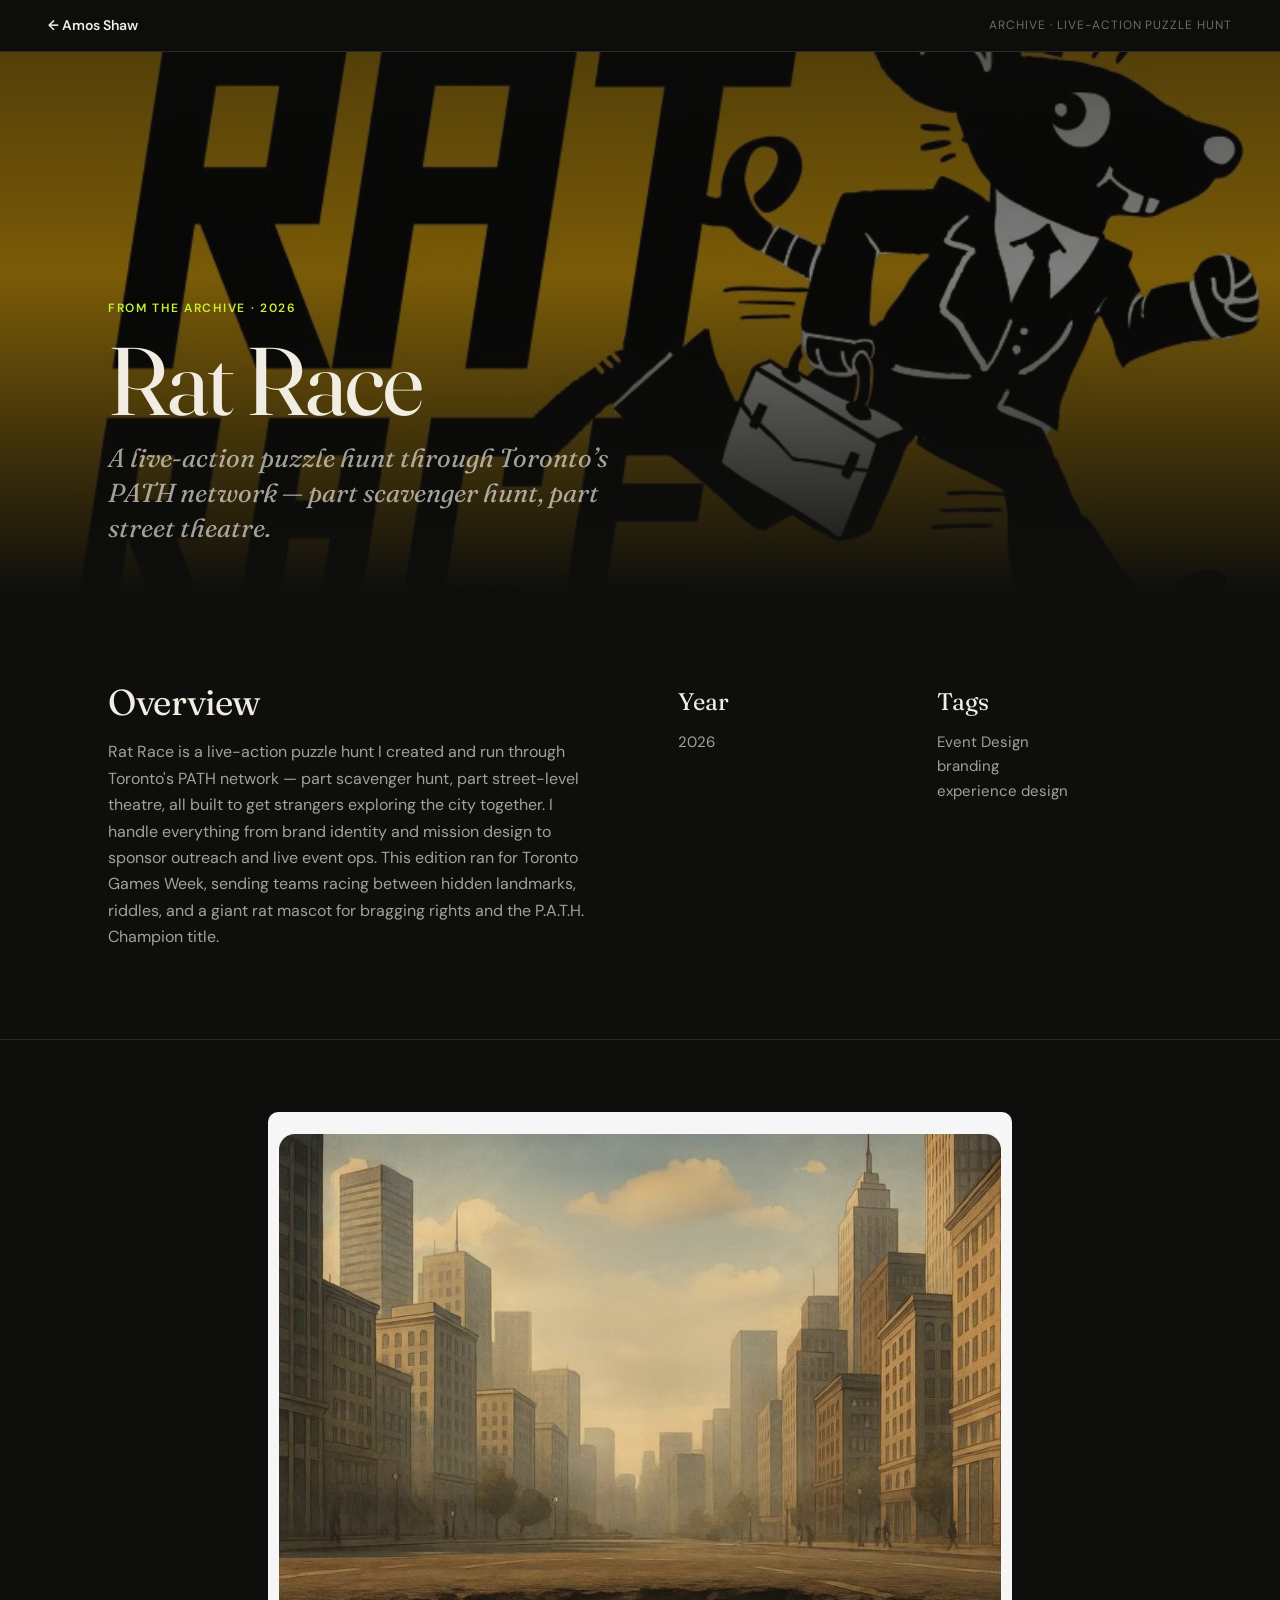
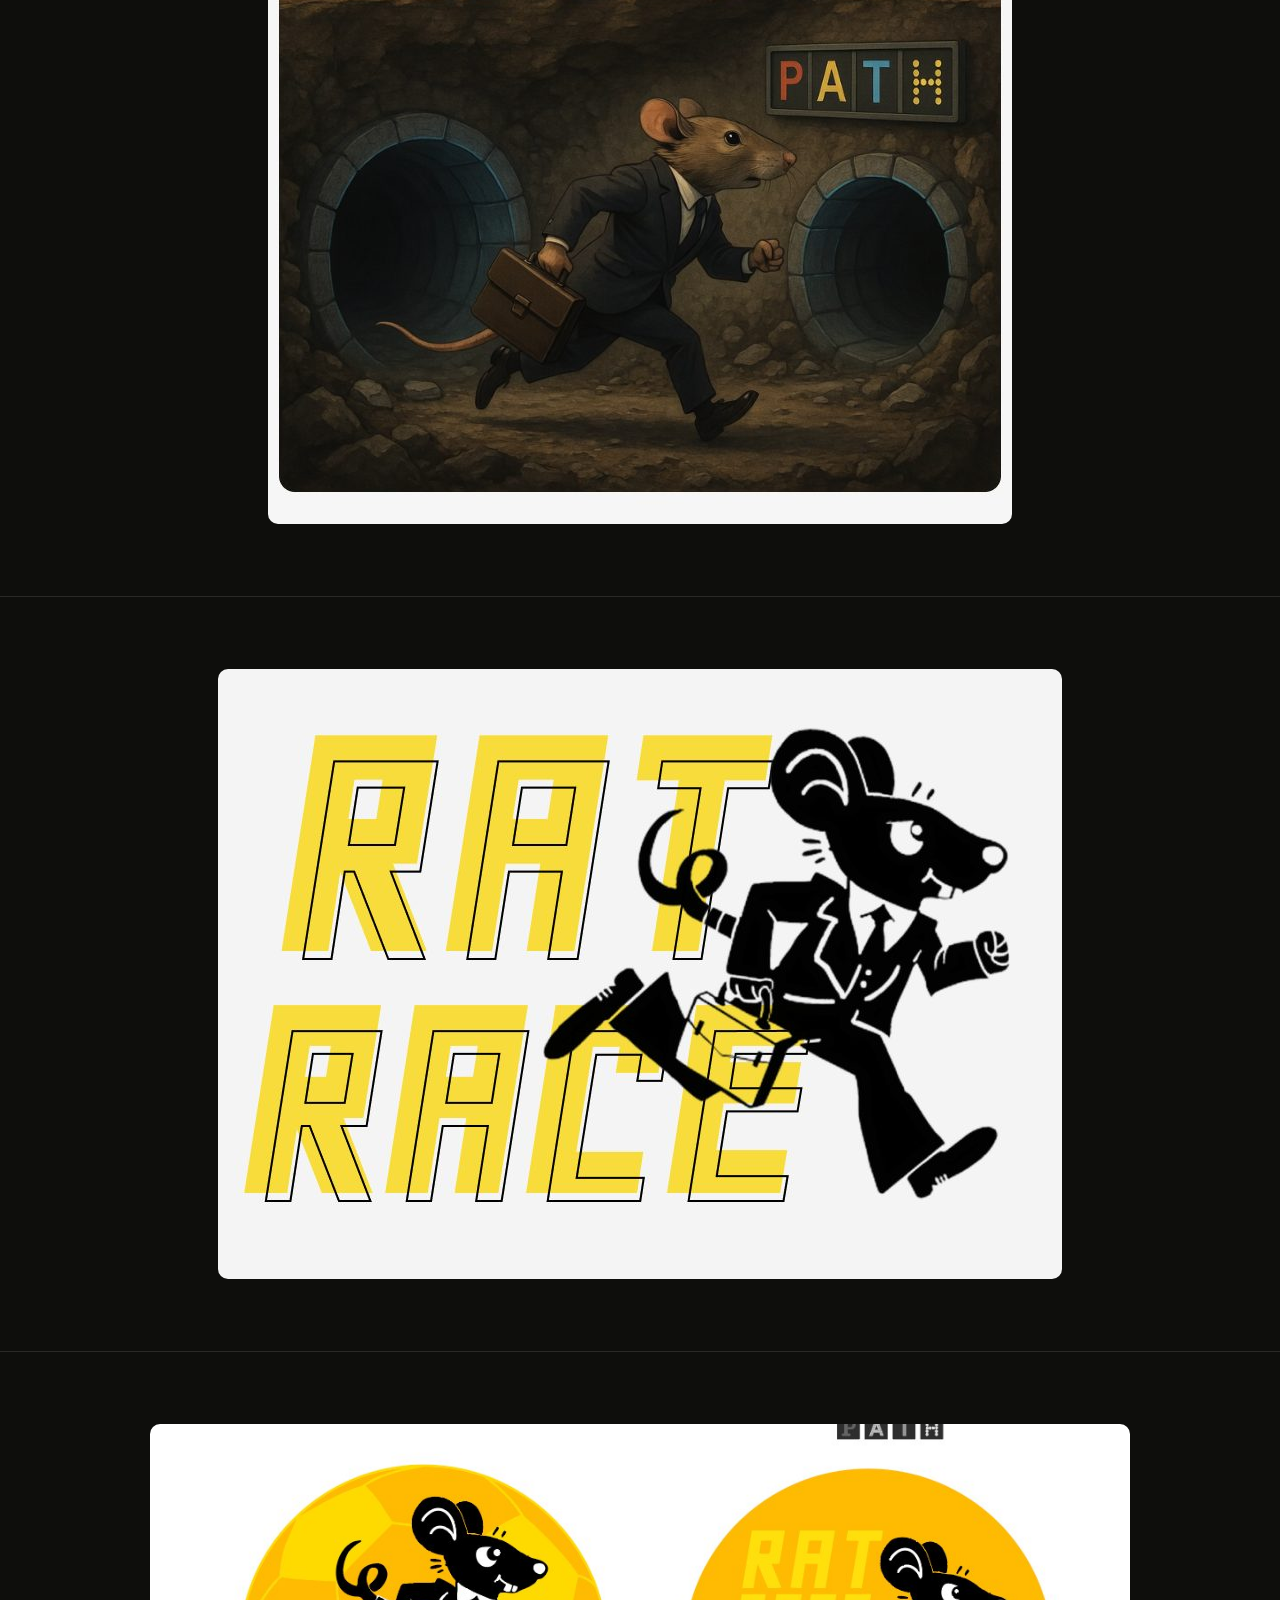
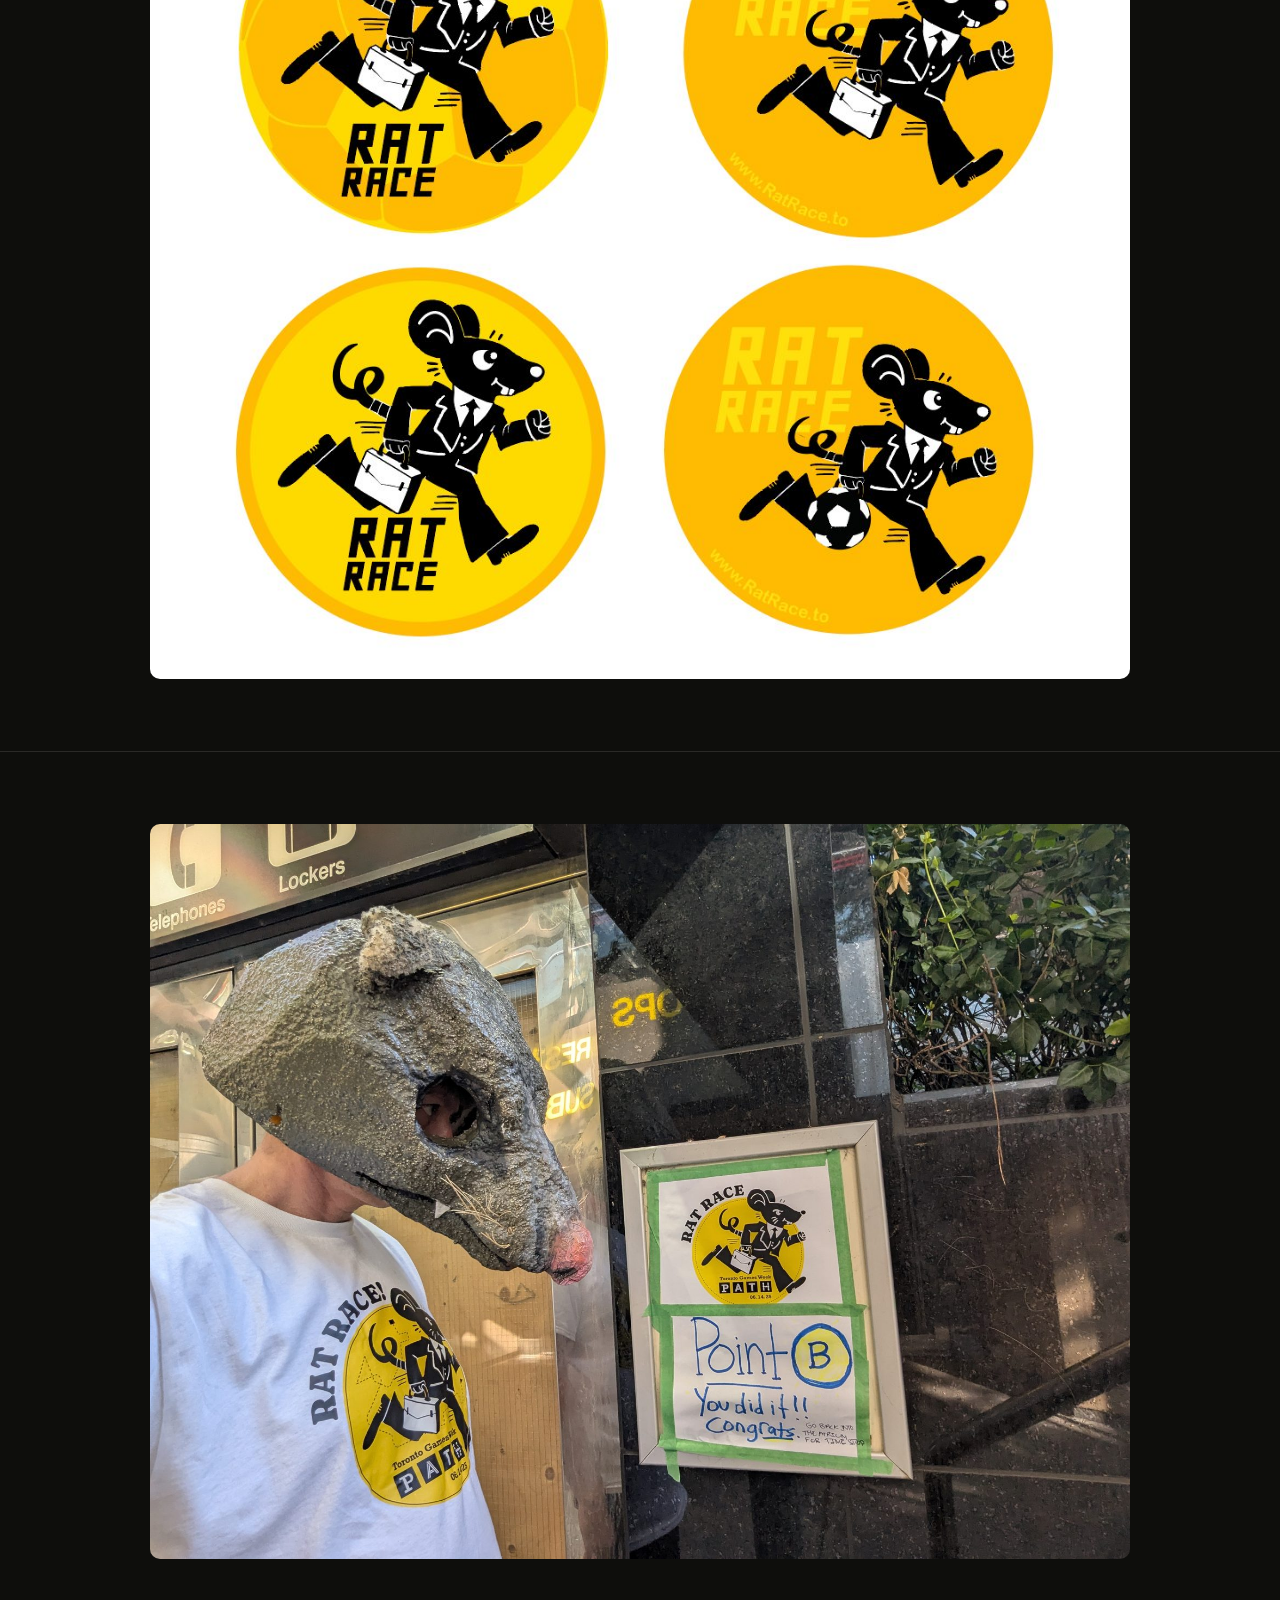
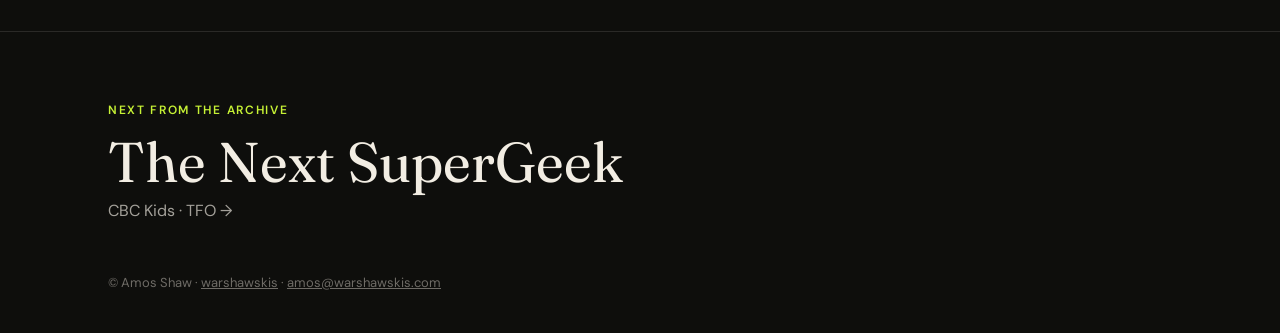
<file: archive/rat-race/index.html>
<!DOCTYPE html>
<html lang="en">
<head>
<meta charset="UTF-8">
<meta name="viewport" content="width=device-width, initial-scale=1.0">
<title>Rat Race | Amos Shaw Archive</title>
<meta name="description" content="A live-action puzzle hunt through Toronto’s PATH network — part scavenger hunt, part street theatre. From the archive of Amos Shaw.">
<meta property="og:image" content="https://warshawskis.com/archive/rat-race/images/cover.jpg">
<link rel="preconnect" href="https://fonts.googleapis.com"><link rel="preconnect" href="https://fonts.gstatic.com" crossorigin><link href="https://fonts.googleapis.com/css2?family=DM+Sans:ital,wght@0,300;0,400;0,500;0,600;0,700;1,400&family=Fraunces:ital,opsz,wght@0,9..144,200..900;1,9..144,200..900&display=swap" rel="stylesheet">
<link rel="stylesheet" href="../../case-studies/case-study.css">
<style>
.gallery { display: grid; grid-template-columns: repeat(auto-fit, minmax(240px, 1fr)); gap: 16px; align-items: start; }
.video { position: relative; aspect-ratio: 16/9; border-radius: 10px; overflow: hidden; background: var(--bg-2); max-width: 980px; margin: 0 auto; }
.video iframe { position: absolute; inset: 0; width: 100%; height: 100%; border: 0; }
.meta--archive { grid-template-columns: 1fr 1fr; }
.sec p a { color: var(--accent); word-break: break-all; }
</style>
</head>
<body>
<nav class="topbar">
  <a href="../../#archive" class="back">&larr; Amos Shaw</a>
  <span class="client">Archive &middot; Live-Action Puzzle Hunt</span>
</nav>
<header class="hero">
  <img class="hero-img" src="images/cover.jpg" alt="" loading="eager">
  <div class="hero-text">
    <span class="eyebrow">From the Archive &middot; 2026</span>
    <h1>Rat Race</h1>
    <p class="sub">A live-action puzzle hunt through Toronto’s PATH network — part scavenger hunt, part street theatre.</p>
  </div>
</header>
<main>
<section class="sec"><div class="wrap duo"><div><h2>Overview</h2><p>Rat Race is a live-action puzzle hunt I created and run through Toronto&#x27;s PATH network — part scavenger hunt, part street-level theatre, all built to get strangers exploring the city together. I handle everything from brand identity and mission design to sponsor outreach and live event ops. This edition ran for Toronto Games Week, sending teams racing between hidden landmarks, riddles, and a giant rat mascot for bragging rights and the P.A.T.H. Champion title.</p></div><dl class="meta meta--archive"><div><dt>Year</dt><dd>2026</dd></div><div><dt>Tags</dt><dd>Event Design</dd><dd>branding</dd><dd>experience design</dd></div></dl></div></section>
<section class="sec sec--media"><div class="wrap"><figure class="media media--img"><img src="images/01.jpg" width="744" height="1012" alt="Rat Race — image 1" loading="lazy"></figure></div></section>
<section class="sec sec--media"><div class="wrap"><figure class="media media--img"><img src="images/02.jpg" width="844" height="610" alt="Rat Race — image 2" loading="lazy"></figure></div></section>
<section class="sec sec--media"><div class="wrap"><div class="gallery"><figure class="media media--img"><img src="images/03.jpg" width="1104" height="964" alt="Rat Race — image 3" loading="lazy"></figure></div></div></section>
<section class="sec sec--media"><div class="wrap"><figure class="media media--img"><img src="images/04.jpg" width="1800" height="1350" alt="Rat Race — image 4" loading="lazy"></figure></div></section>
</main>
<footer class="next">
  <div class="wrap">
    <span class="eyebrow">Next from the archive</span>
    <a href="../the-next-supergeek/"><span class="next-title">The Next SuperGeek</span><span class="next-client">CBC Kids · TFO &rarr;</span></a>
    <p class="foot">&copy; Amos Shaw &middot; <a href="../../">warshawskis</a> &middot; <a href="mailto:amos@warshawskis.com">amos@warshawskis.com</a></p>
  </div>
</footer>
</body>
</html>
</file>
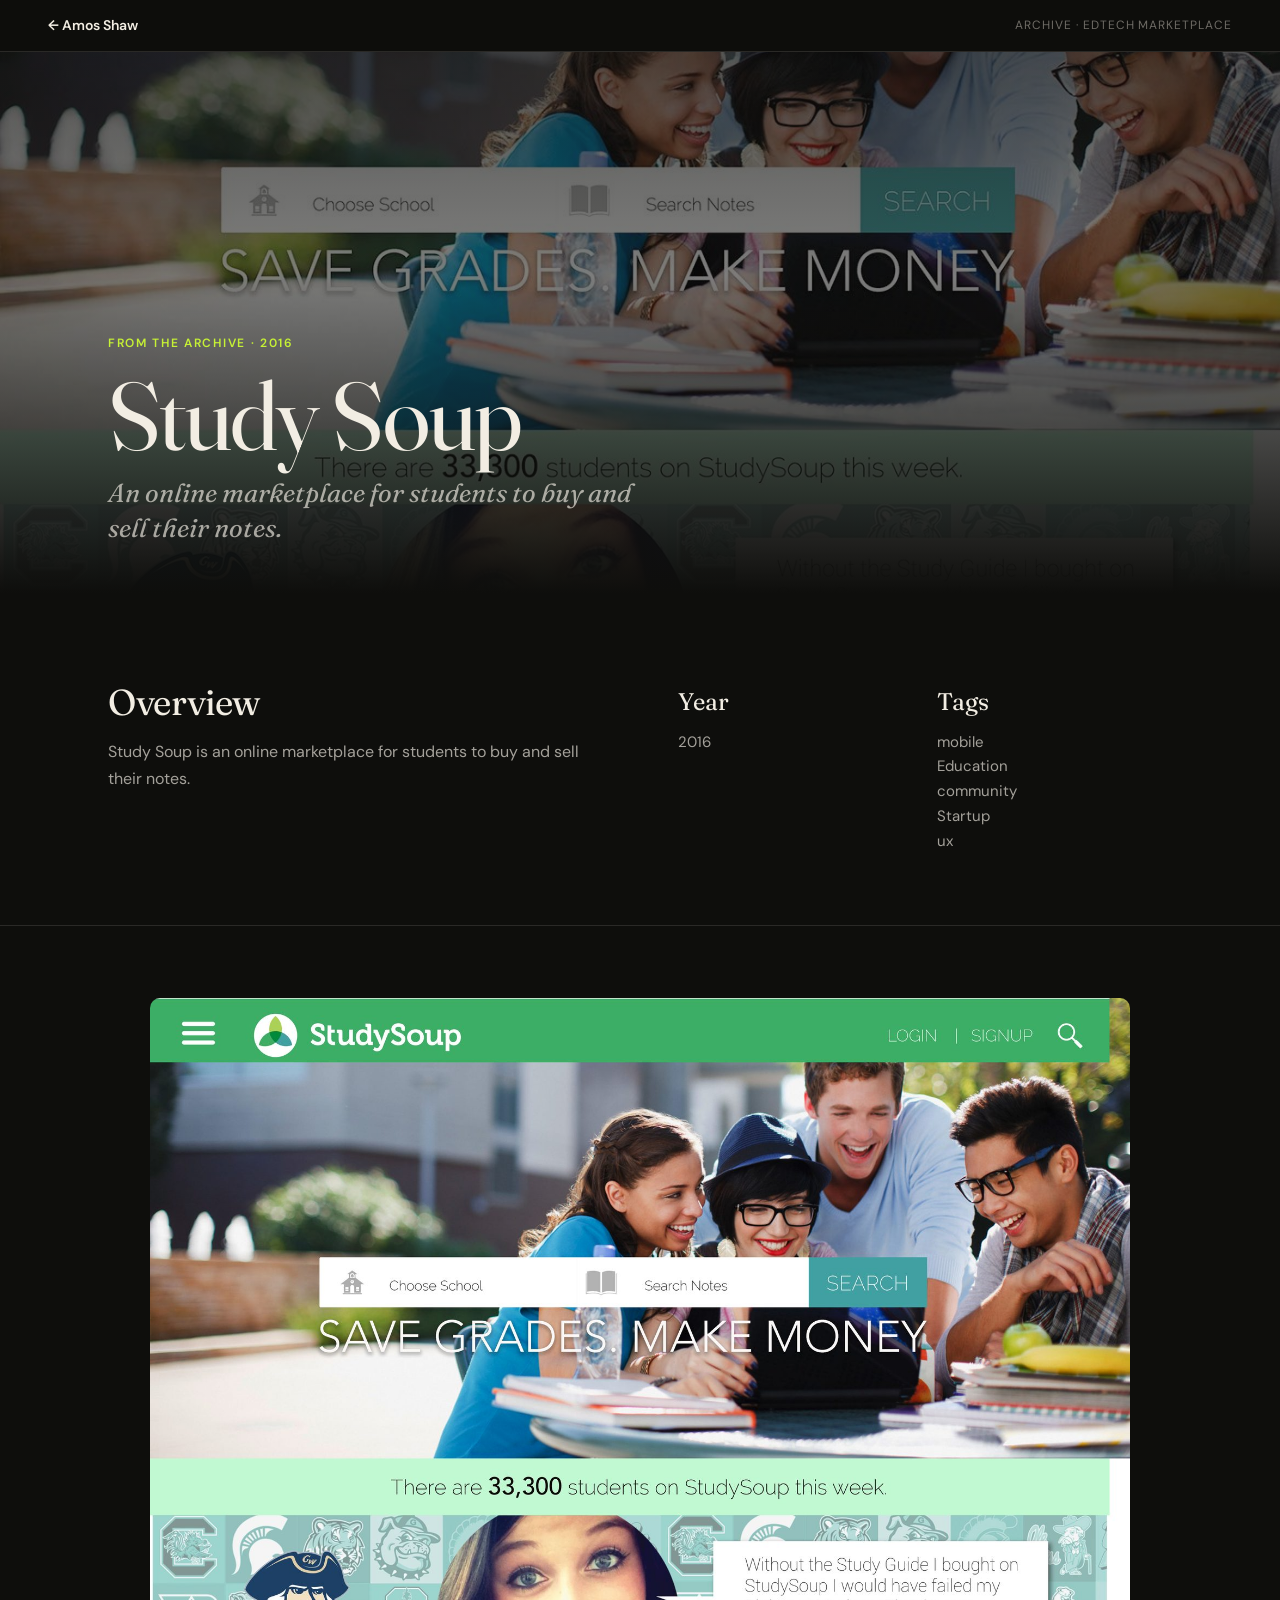
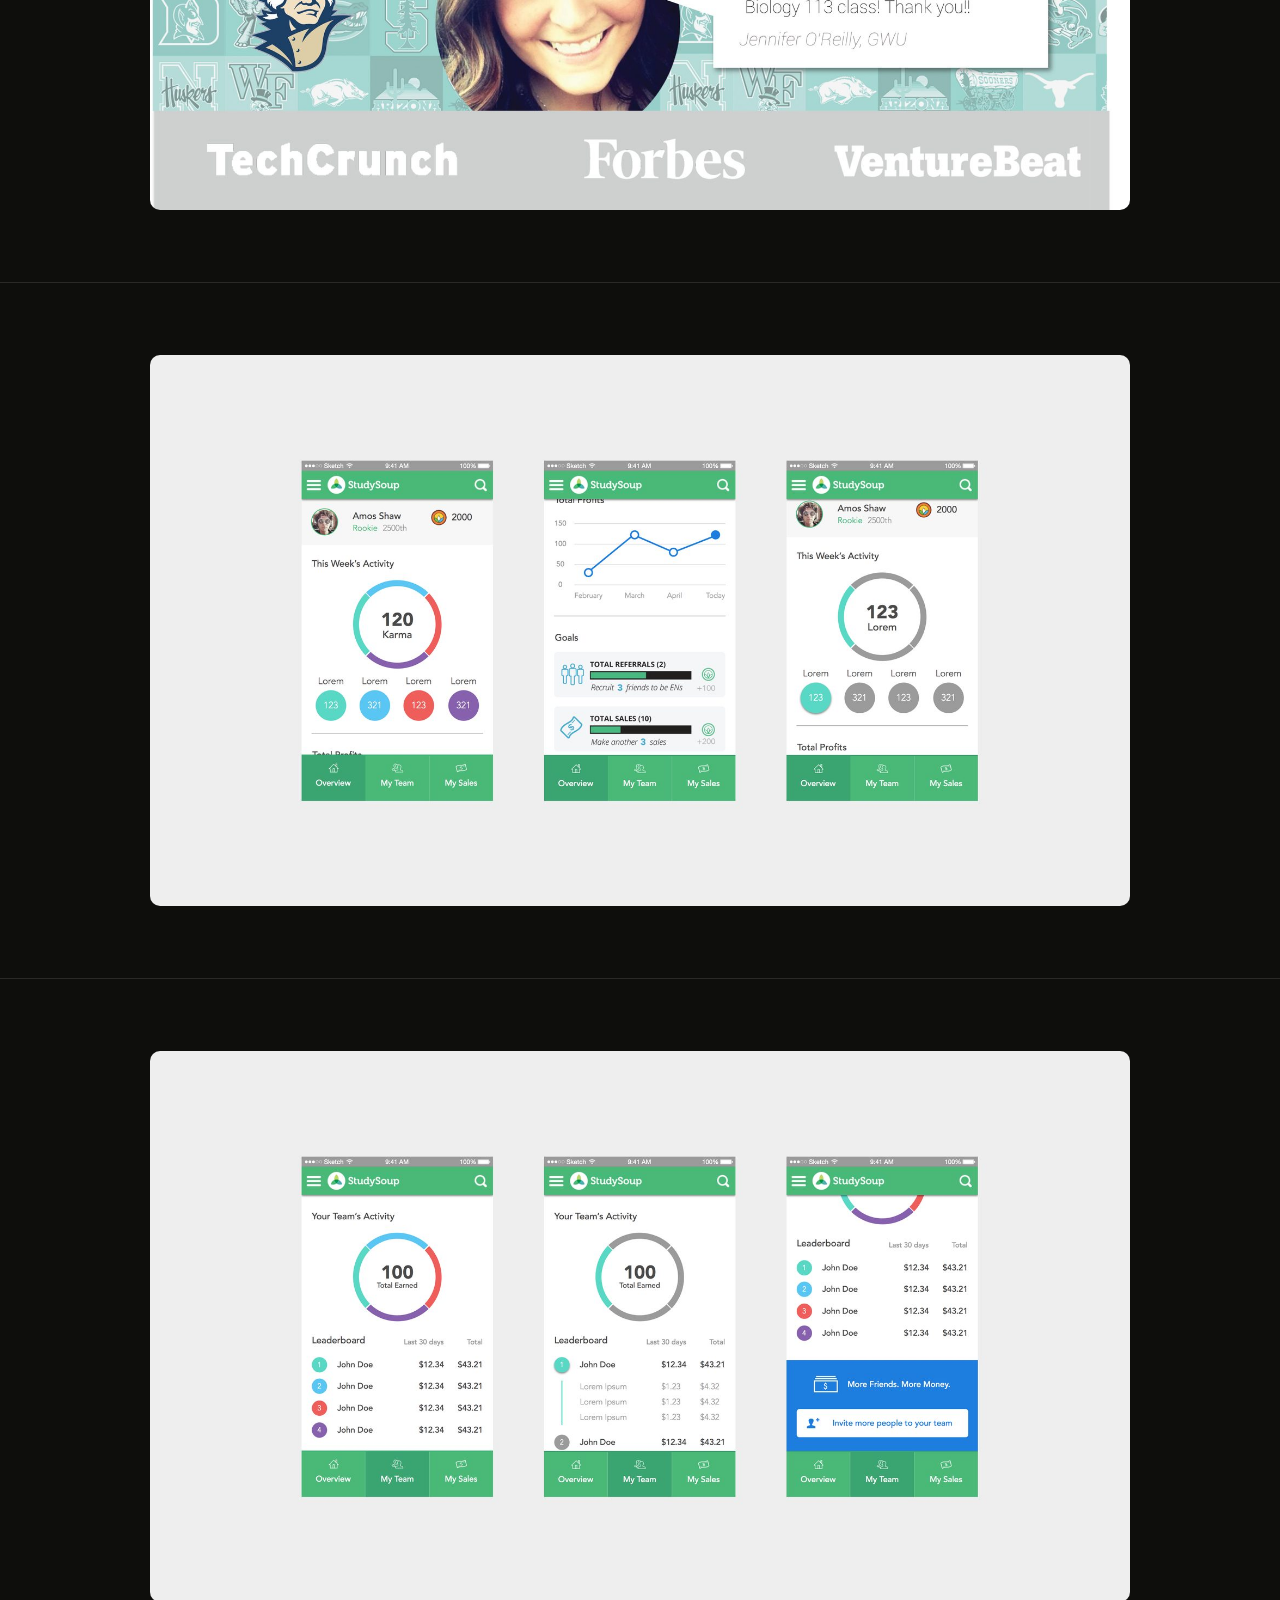
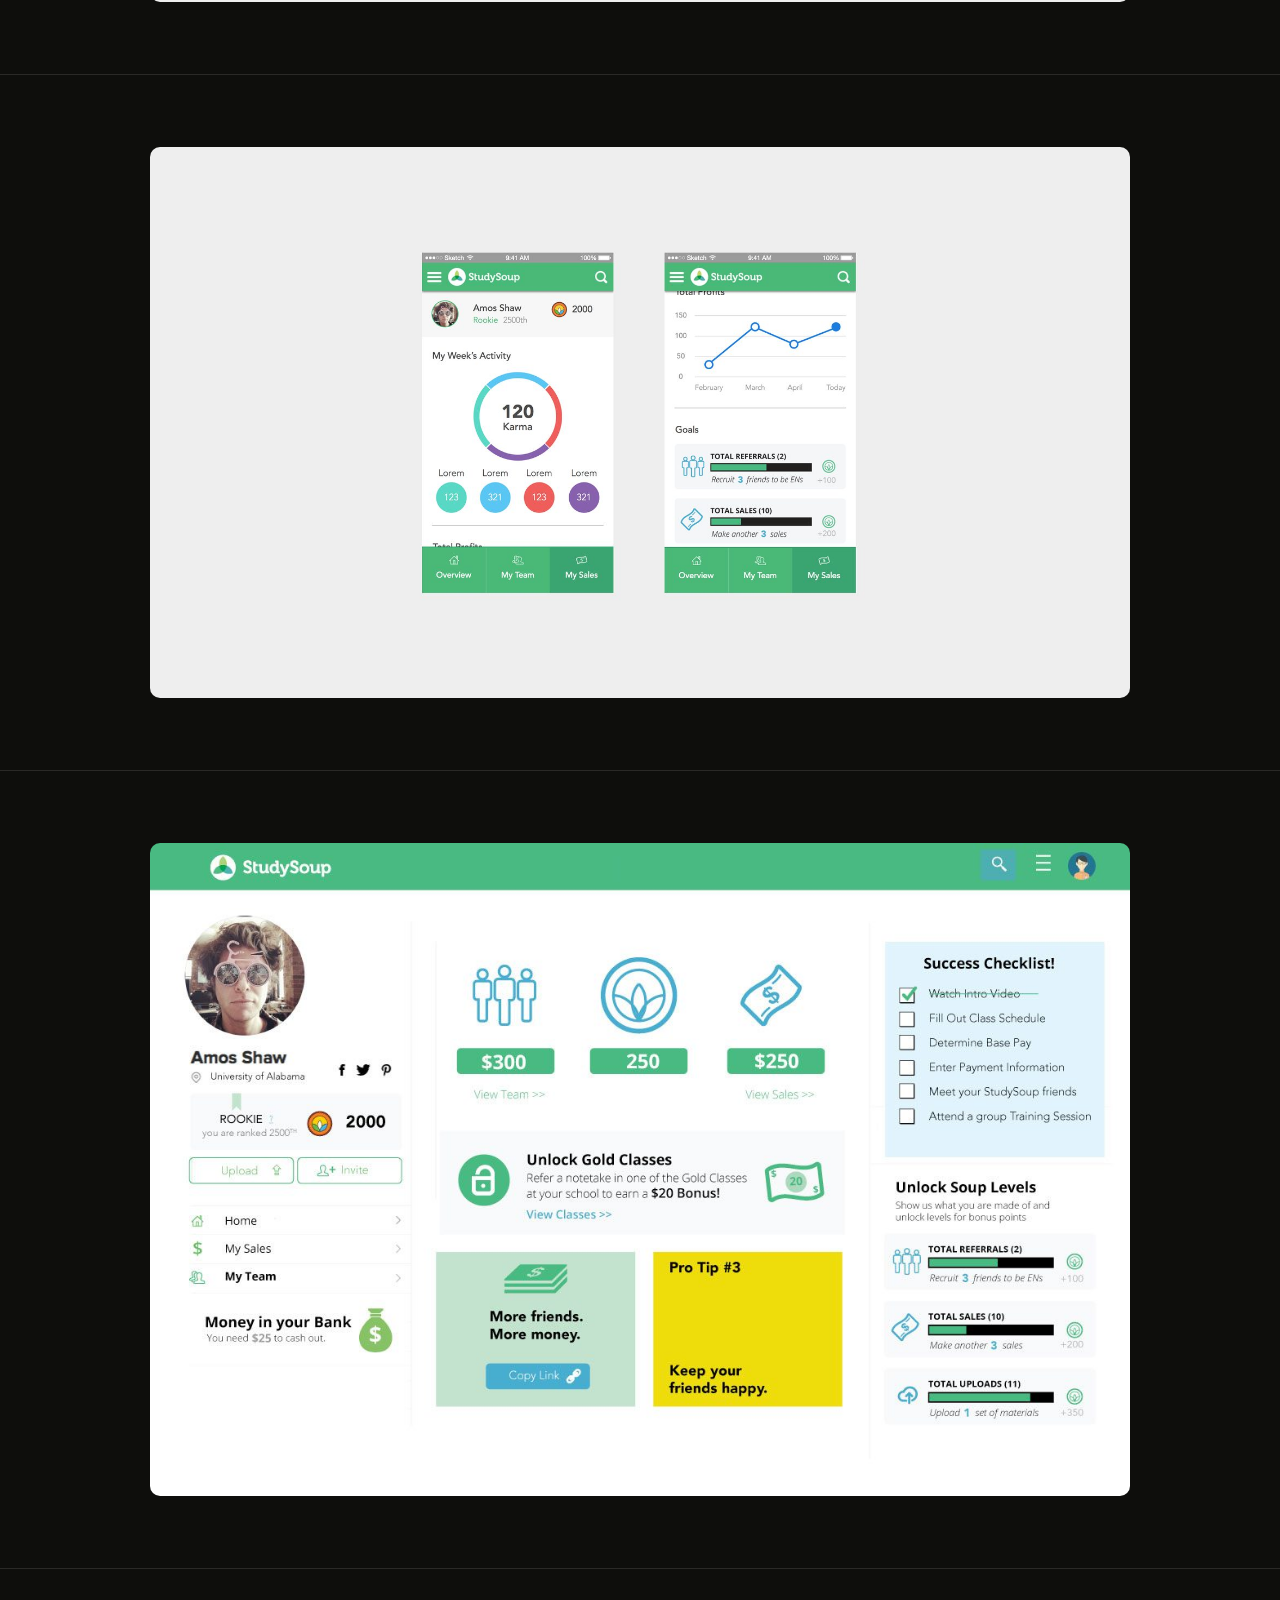
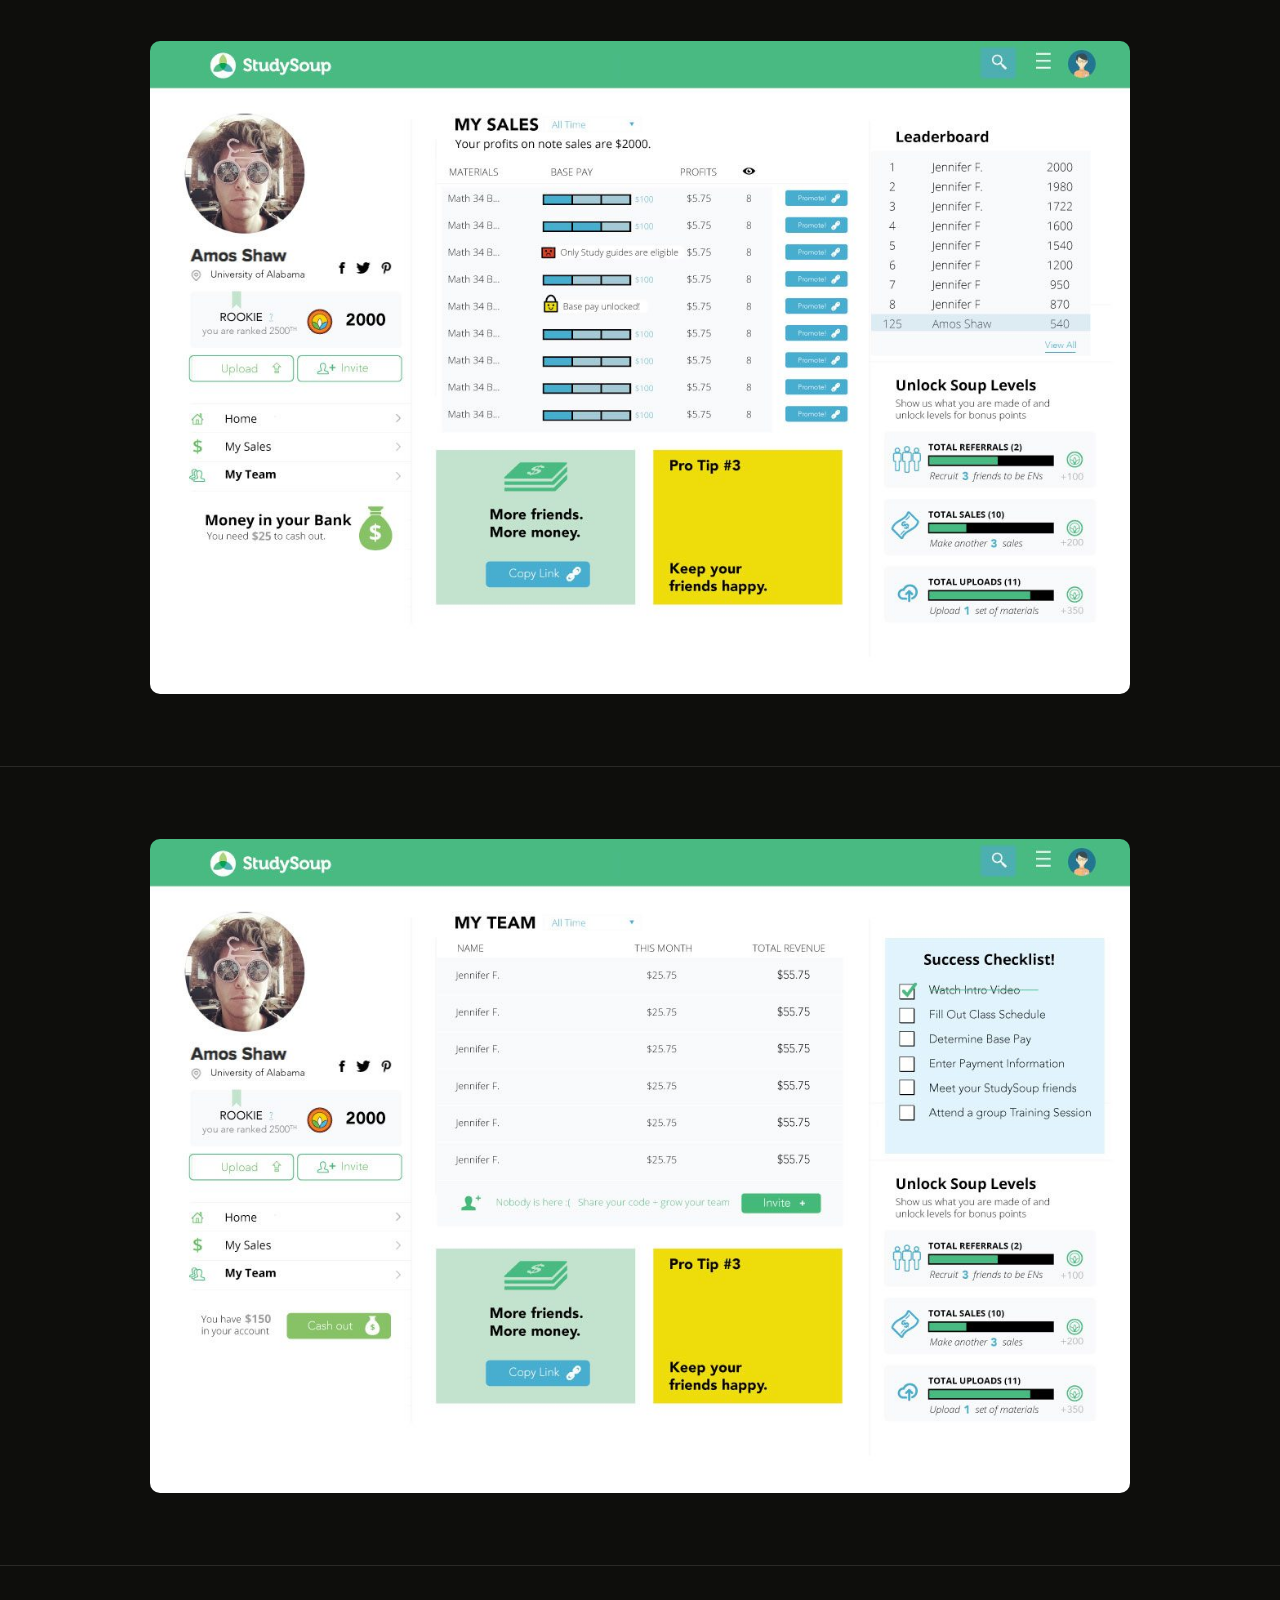
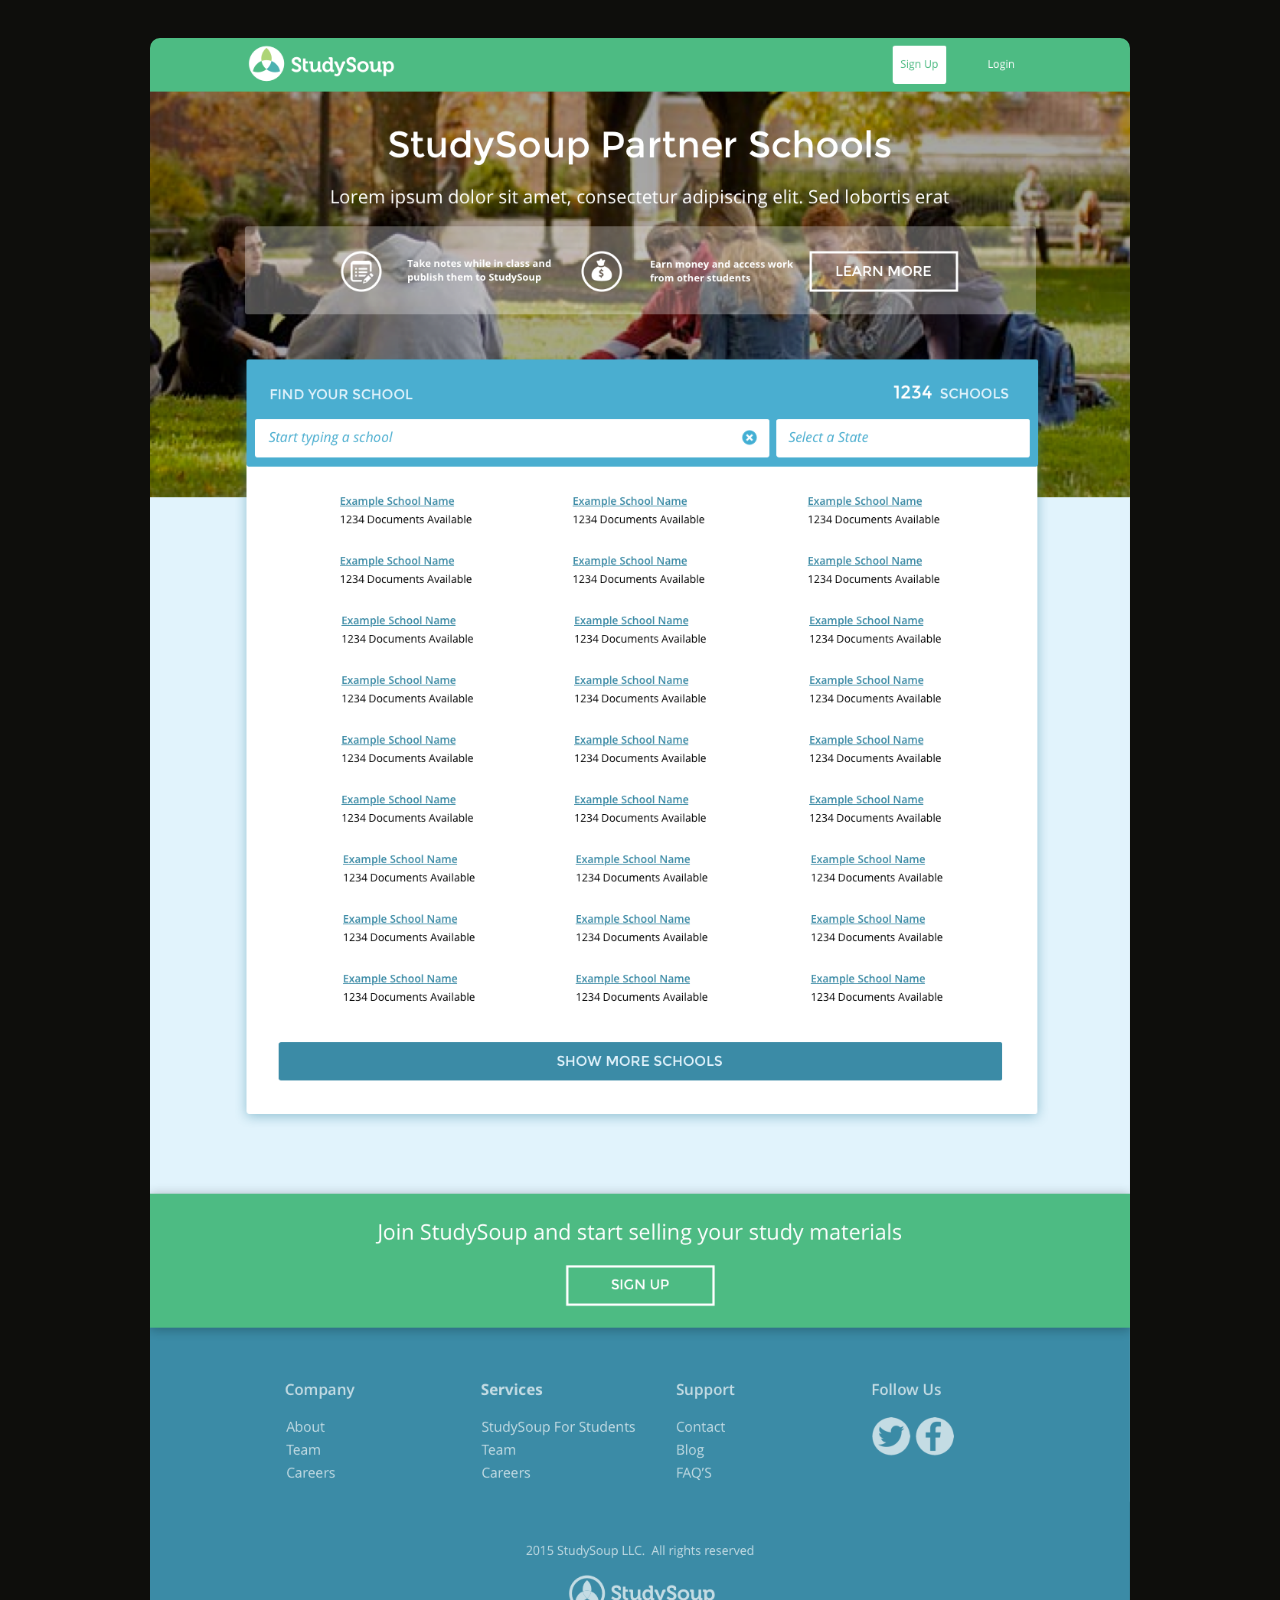
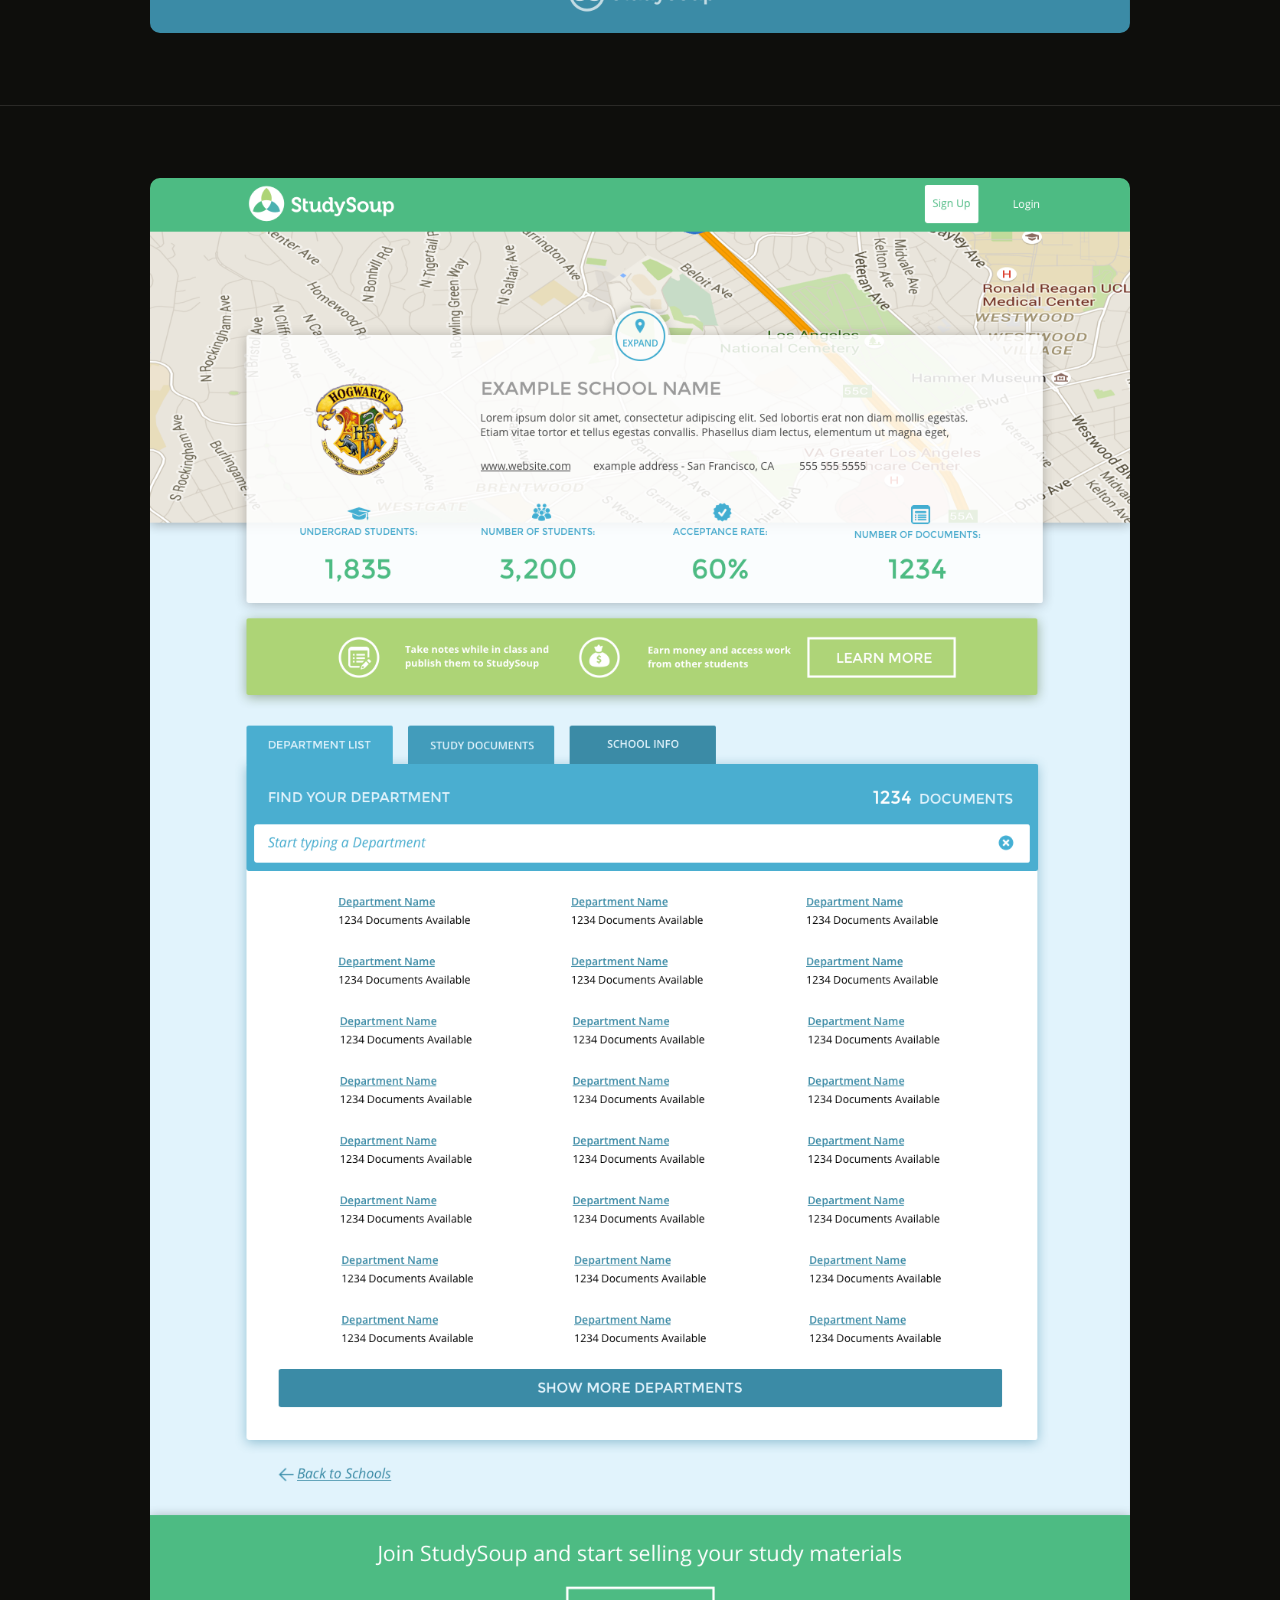
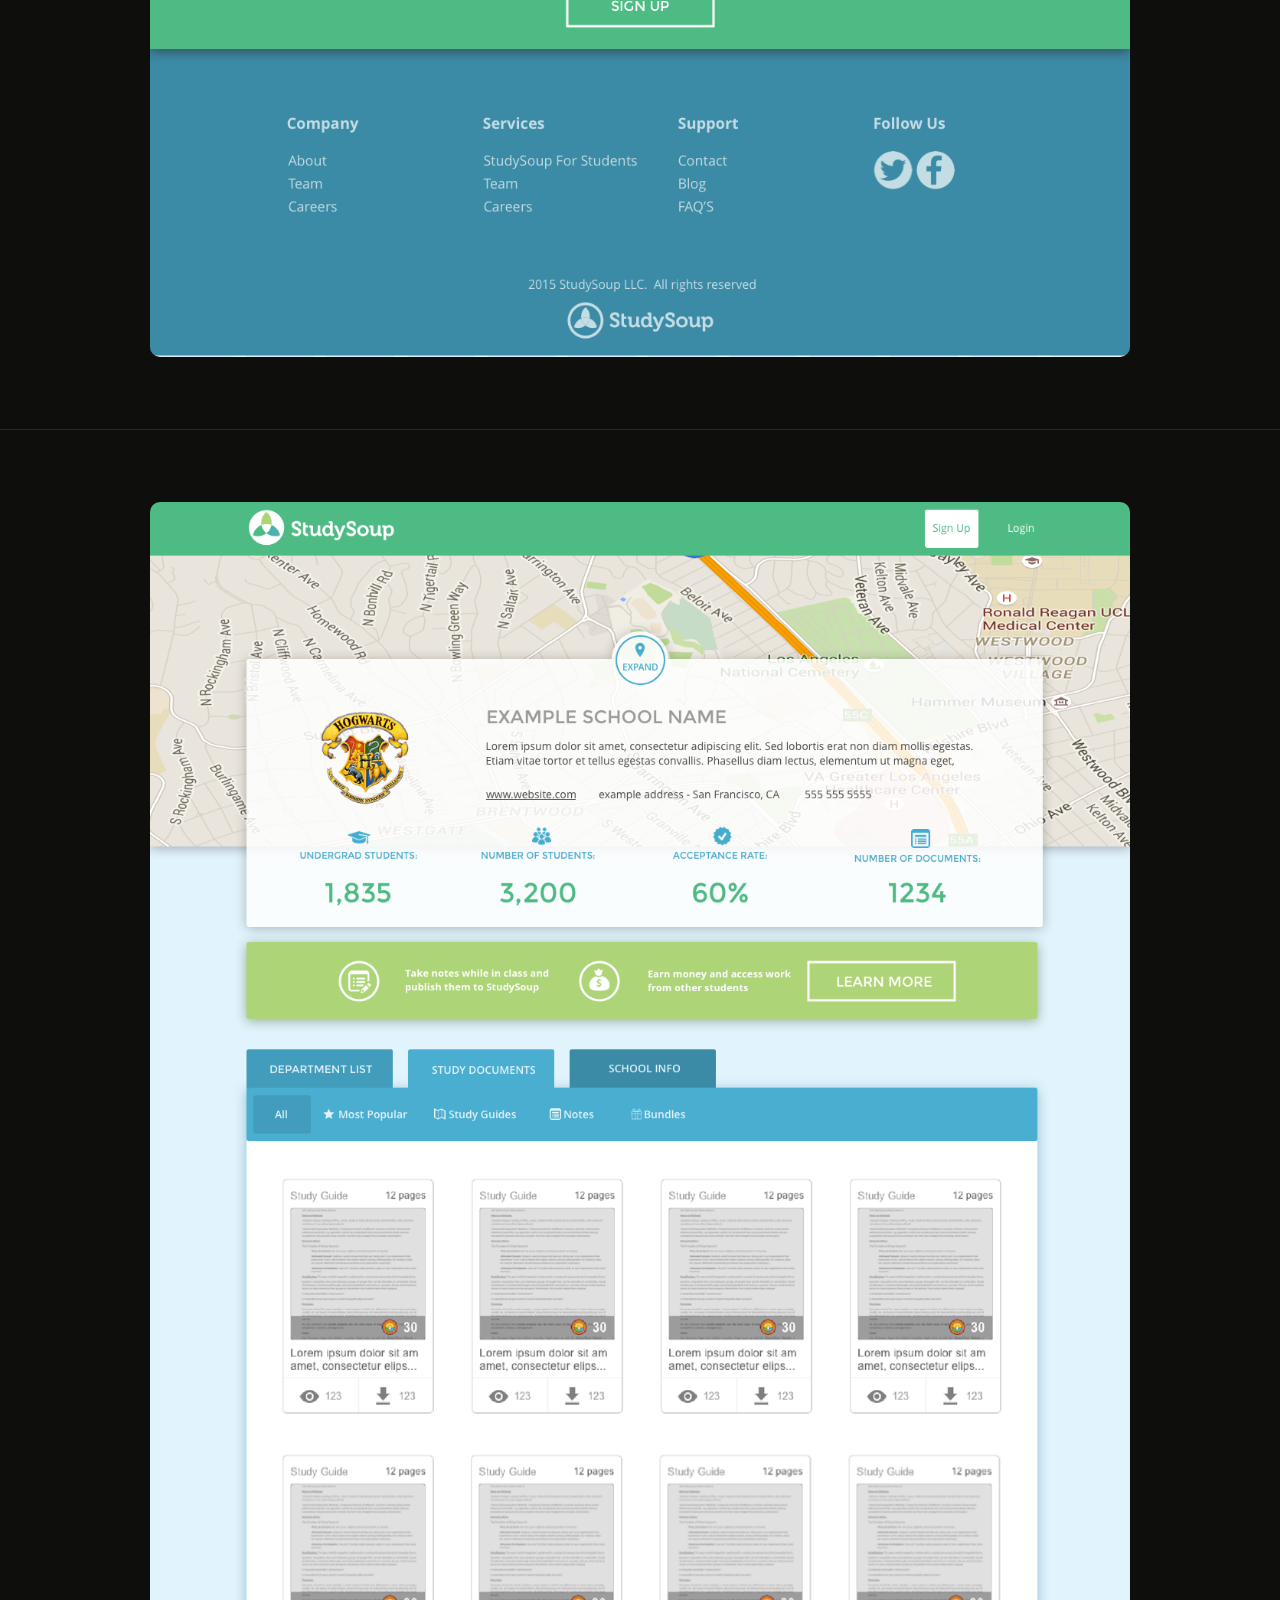
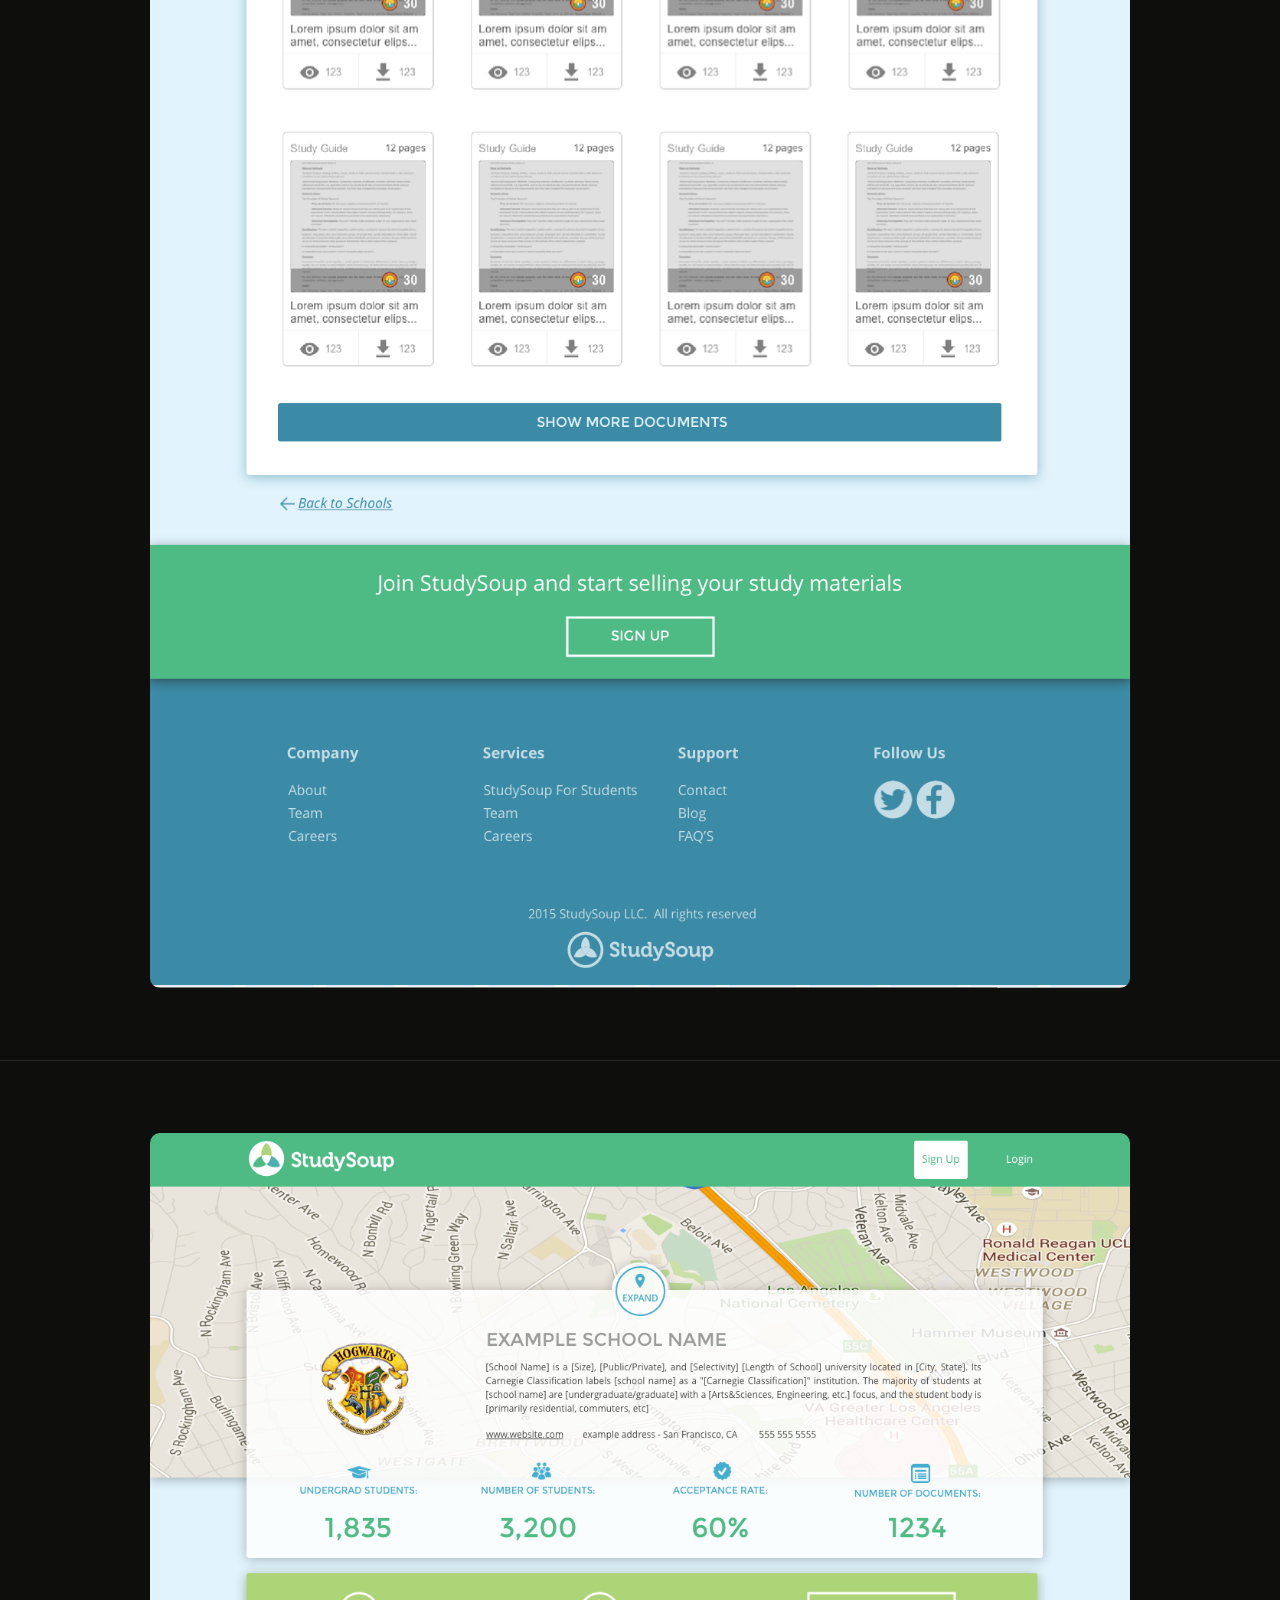
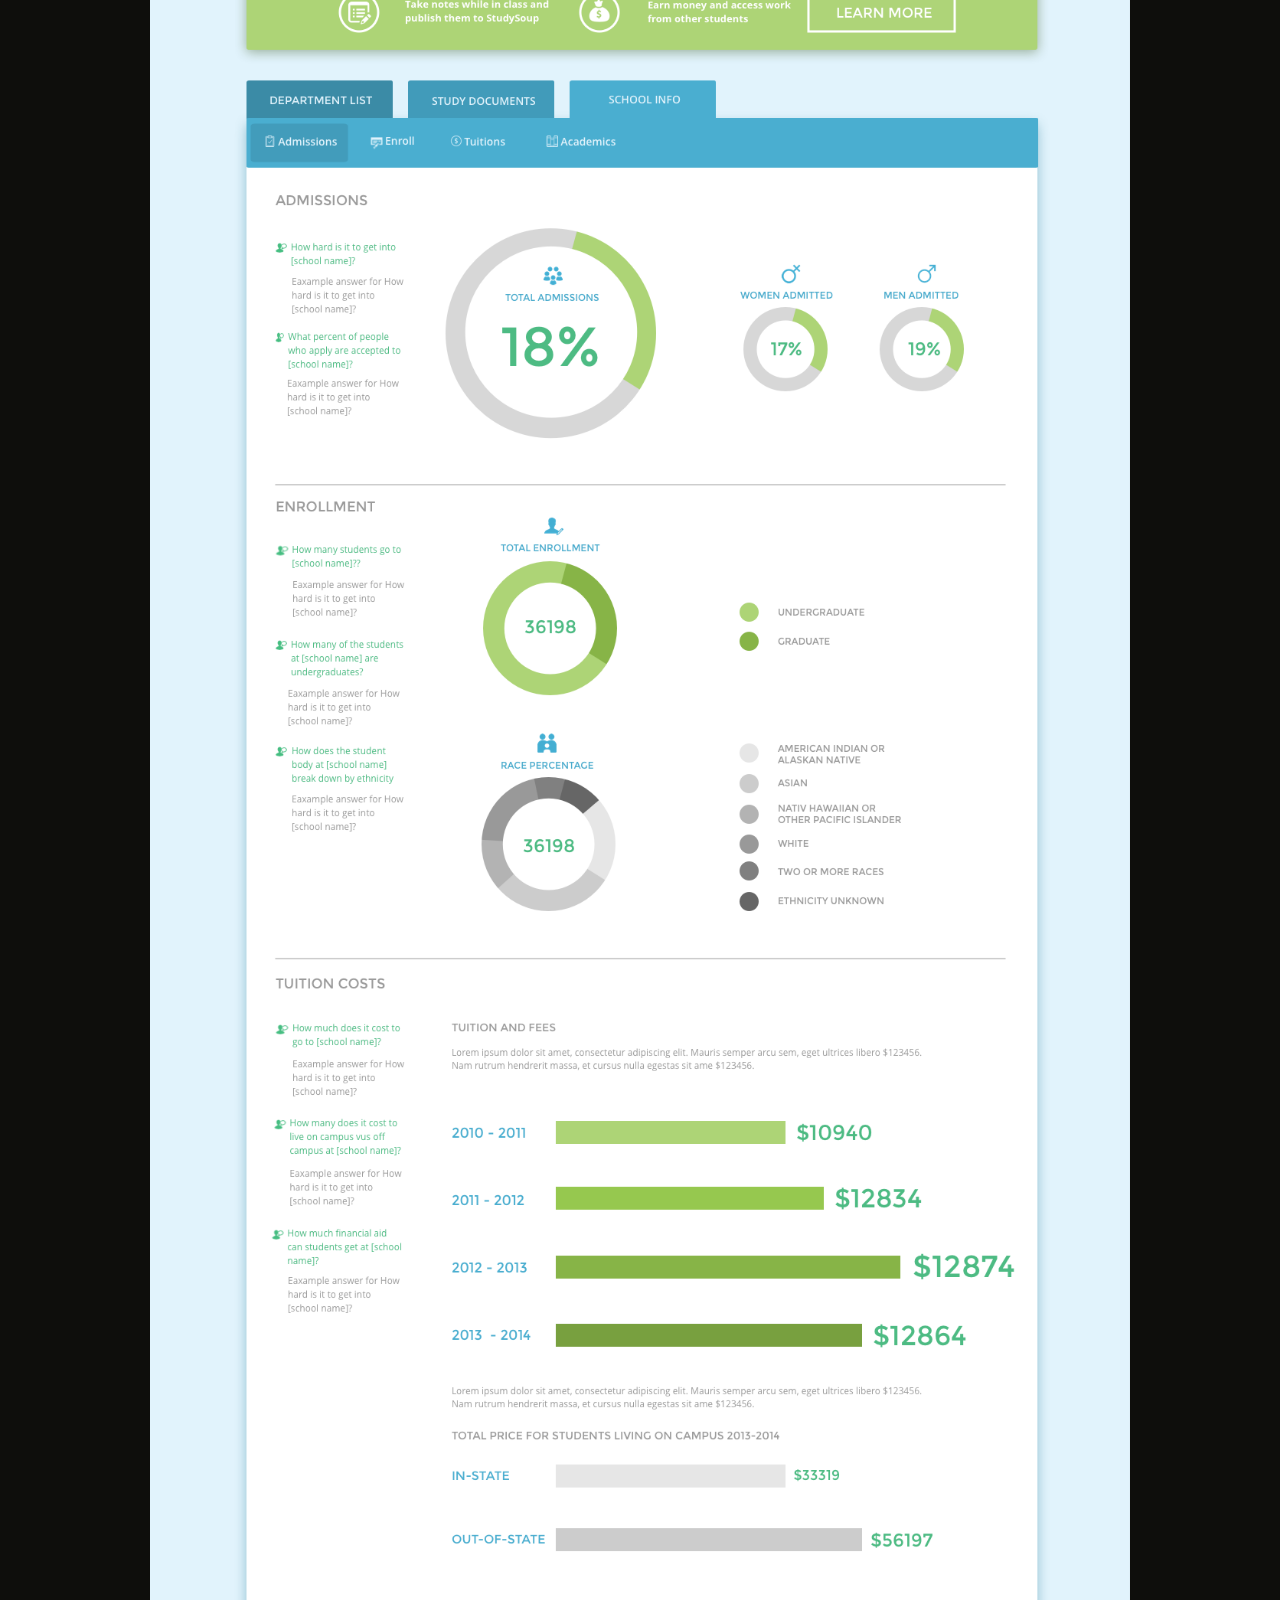
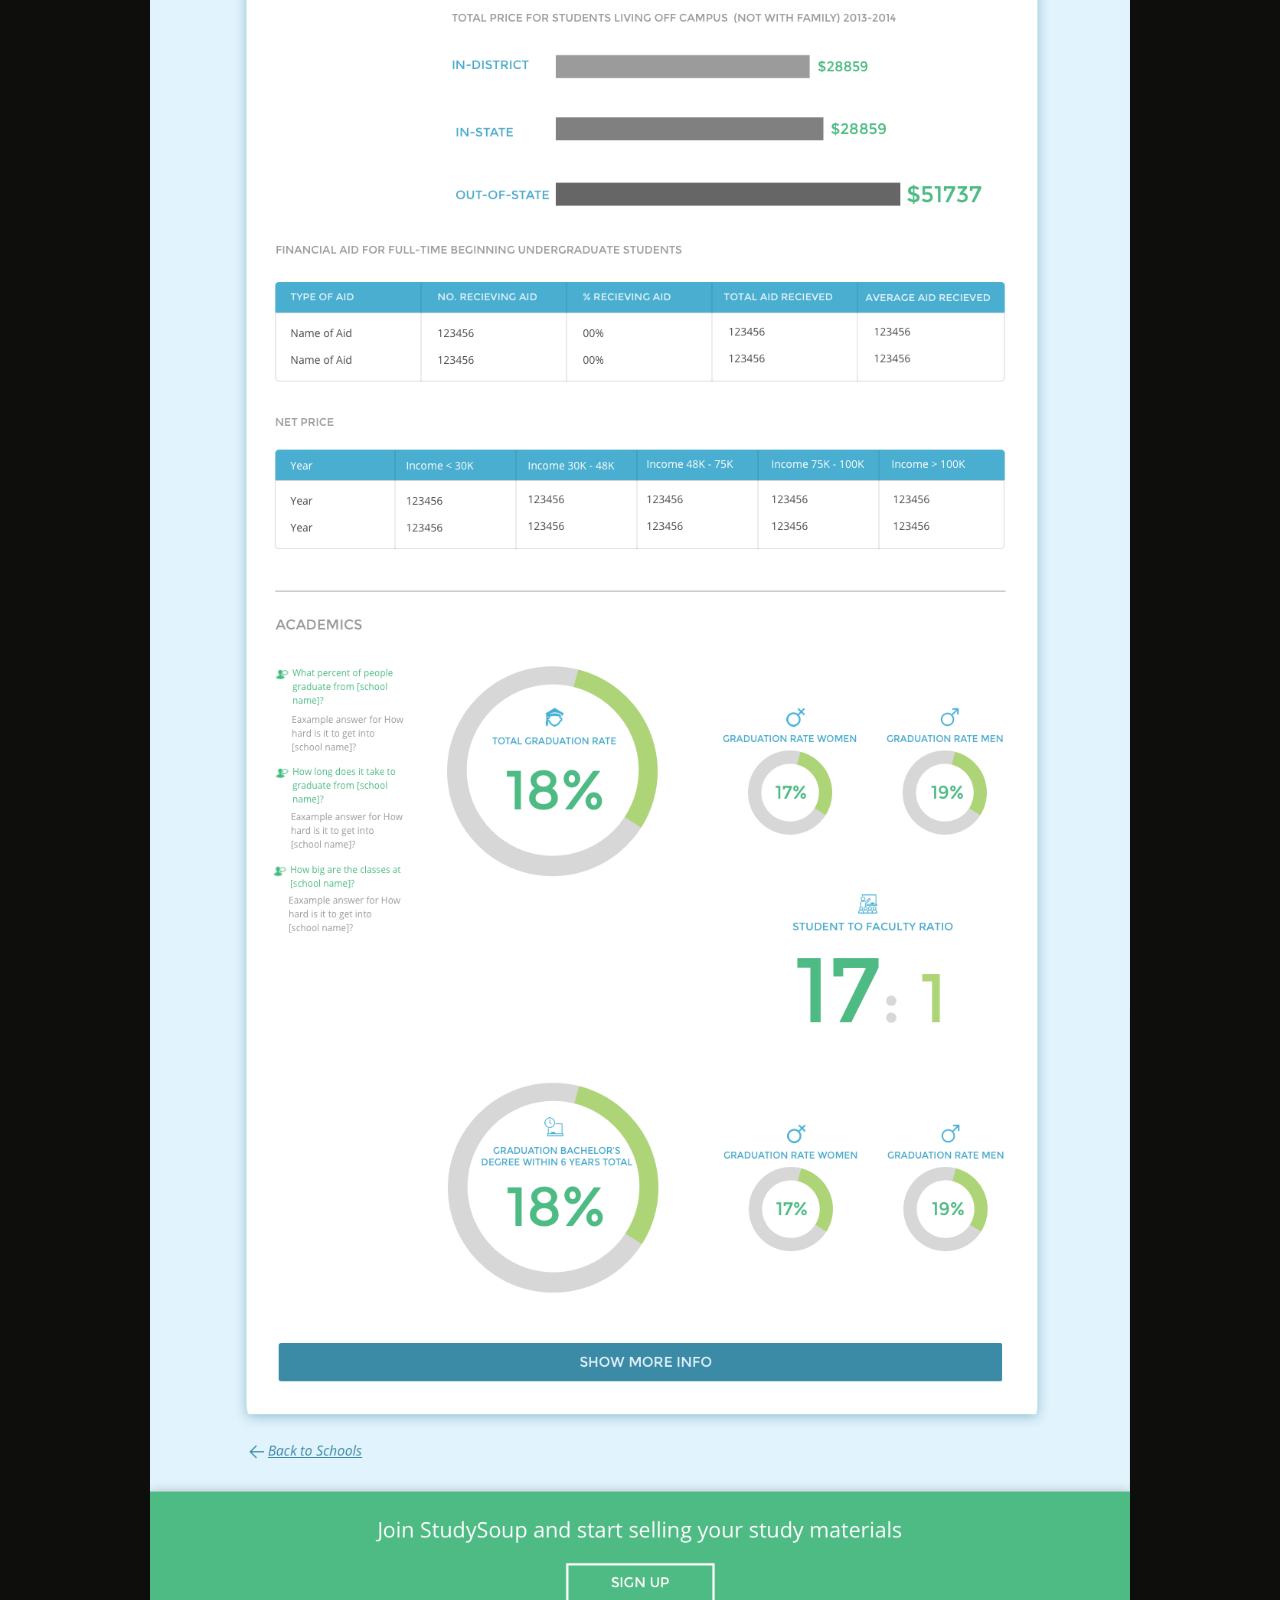
<file: archive/study-soup/index.html>
<!DOCTYPE html>
<html lang="en">
<head>
<meta charset="UTF-8">
<meta name="viewport" content="width=device-width, initial-scale=1.0">
<title>Study Soup | Amos Shaw Archive</title>
<meta name="description" content="An online marketplace for students to buy and sell their notes. From the archive of Amos Shaw.">
<meta property="og:image" content="https://warshawskis.com/archive/study-soup/images/cover.jpg">
<link rel="preconnect" href="https://fonts.googleapis.com"><link rel="preconnect" href="https://fonts.gstatic.com" crossorigin><link href="https://fonts.googleapis.com/css2?family=DM+Sans:ital,wght@0,300;0,400;0,500;0,600;0,700;1,400&family=Fraunces:ital,opsz,wght@0,9..144,200..900;1,9..144,200..900&display=swap" rel="stylesheet">
<link rel="stylesheet" href="../../case-studies/case-study.css">
<style>
.gallery { display: grid; grid-template-columns: repeat(auto-fit, minmax(240px, 1fr)); gap: 16px; align-items: start; }
.video { position: relative; aspect-ratio: 16/9; border-radius: 10px; overflow: hidden; background: var(--bg-2); max-width: 980px; margin: 0 auto; }
.video iframe { position: absolute; inset: 0; width: 100%; height: 100%; border: 0; }
.meta--archive { grid-template-columns: 1fr 1fr; }
.sec p a { color: var(--accent); word-break: break-all; }
</style>
</head>
<body>
<nav class="topbar">
  <a href="../../#archive" class="back">&larr; Amos Shaw</a>
  <span class="client">Archive &middot; EdTech Marketplace</span>
</nav>
<header class="hero">
  <img class="hero-img" src="images/cover.jpg" alt="" loading="eager">
  <div class="hero-text">
    <span class="eyebrow">From the Archive &middot; 2016</span>
    <h1>Study Soup</h1>
    <p class="sub">An online marketplace for students to buy and sell their notes.</p>
  </div>
</header>
<main>
<section class="sec"><div class="wrap duo"><div><h2>Overview</h2><p>Study Soup is an online marketplace for students to buy and sell their notes.</p></div><dl class="meta meta--archive"><div><dt>Year</dt><dd>2016</dd></div><div><dt>Tags</dt><dd>mobile</dd><dd>Education</dd><dd>community</dd><dd>Startup</dd><dd>ux</dd></div></dl></div></section>
<section class="sec sec--media"><div class="wrap"><figure class="media media--img"><img src="images/01.jpg" width="1800" height="1490" alt="Study Soup — image 1" loading="lazy"></figure></div></section>
<section class="sec sec--media"><div class="wrap"><figure class="media media--img"><img src="images/02.jpg" width="1800" height="1012" alt="Study Soup — image 2" loading="lazy"></figure></div></section>
<section class="sec sec--media"><div class="wrap"><figure class="media media--img"><img src="images/03.jpg" width="1800" height="1012" alt="Study Soup — image 3" loading="lazy"></figure></div></section>
<section class="sec sec--media"><div class="wrap"><figure class="media media--img"><img src="images/04.jpg" width="1800" height="1012" alt="Study Soup — image 4" loading="lazy"></figure></div></section>
<section class="sec sec--media"><div class="wrap"><figure class="media media--img"><img src="images/05.jpg" width="1200" height="800" alt="Study Soup — image 5" loading="lazy"></figure></div></section>
<section class="sec sec--media"><div class="wrap"><figure class="media media--img"><img src="images/06.jpg" width="1200" height="800" alt="Study Soup — image 6" loading="lazy"></figure></div></section>
<section class="sec sec--media"><div class="wrap"><figure class="media media--img"><img src="images/07.jpg" width="1200" height="800" alt="Study Soup — image 7" loading="lazy"></figure></div></section>
<section class="sec sec--media"><div class="wrap"><figure class="media media--img"><img src="images/08.png" width="1280" height="2084" alt="Study Soup — image 8" loading="lazy"></figure></div></section>
<section class="sec sec--media"><div class="wrap"><figure class="media media--img"><img src="images/09.png" width="1280" height="2323" alt="Study Soup — image 9" loading="lazy"></figure></div></section>
<section class="sec sec--media"><div class="wrap"><figure class="media media--img"><img src="images/10.png" width="1280" height="2725" alt="Study Soup — image 10" loading="lazy"></figure></div></section>
<section class="sec sec--media"><div class="wrap"><figure class="media media--img"><img src="images/11.png" width="1280" height="5222" alt="Study Soup — image 11" loading="lazy"></figure></div></section>
<section class="sec sec--media"><div class="wrap"><figure class="media media--img"><img src="images/12.png" width="1280" height="2779" alt="Study Soup — image 12" loading="lazy"></figure></div></section>
<section class="sec sec--media"><div class="wrap"><figure class="media media--img"><img src="images/13.jpg" width="1024" height="755" alt="Study Soup — image 13" loading="lazy"></figure></div></section>
</main>
<footer class="next">
  <div class="wrap">
    <span class="eyebrow">Next from the archive</span>
    <a href="../lifemark/"><span class="next-title">LifeMark</span><span class="next-client">Healthcare App &rarr;</span></a>
    <p class="foot">&copy; Amos Shaw &middot; <a href="../../">warshawskis</a> &middot; <a href="mailto:amos@warshawskis.com">amos@warshawskis.com</a></p>
  </div>
</footer>
</body>
</html>
</file>
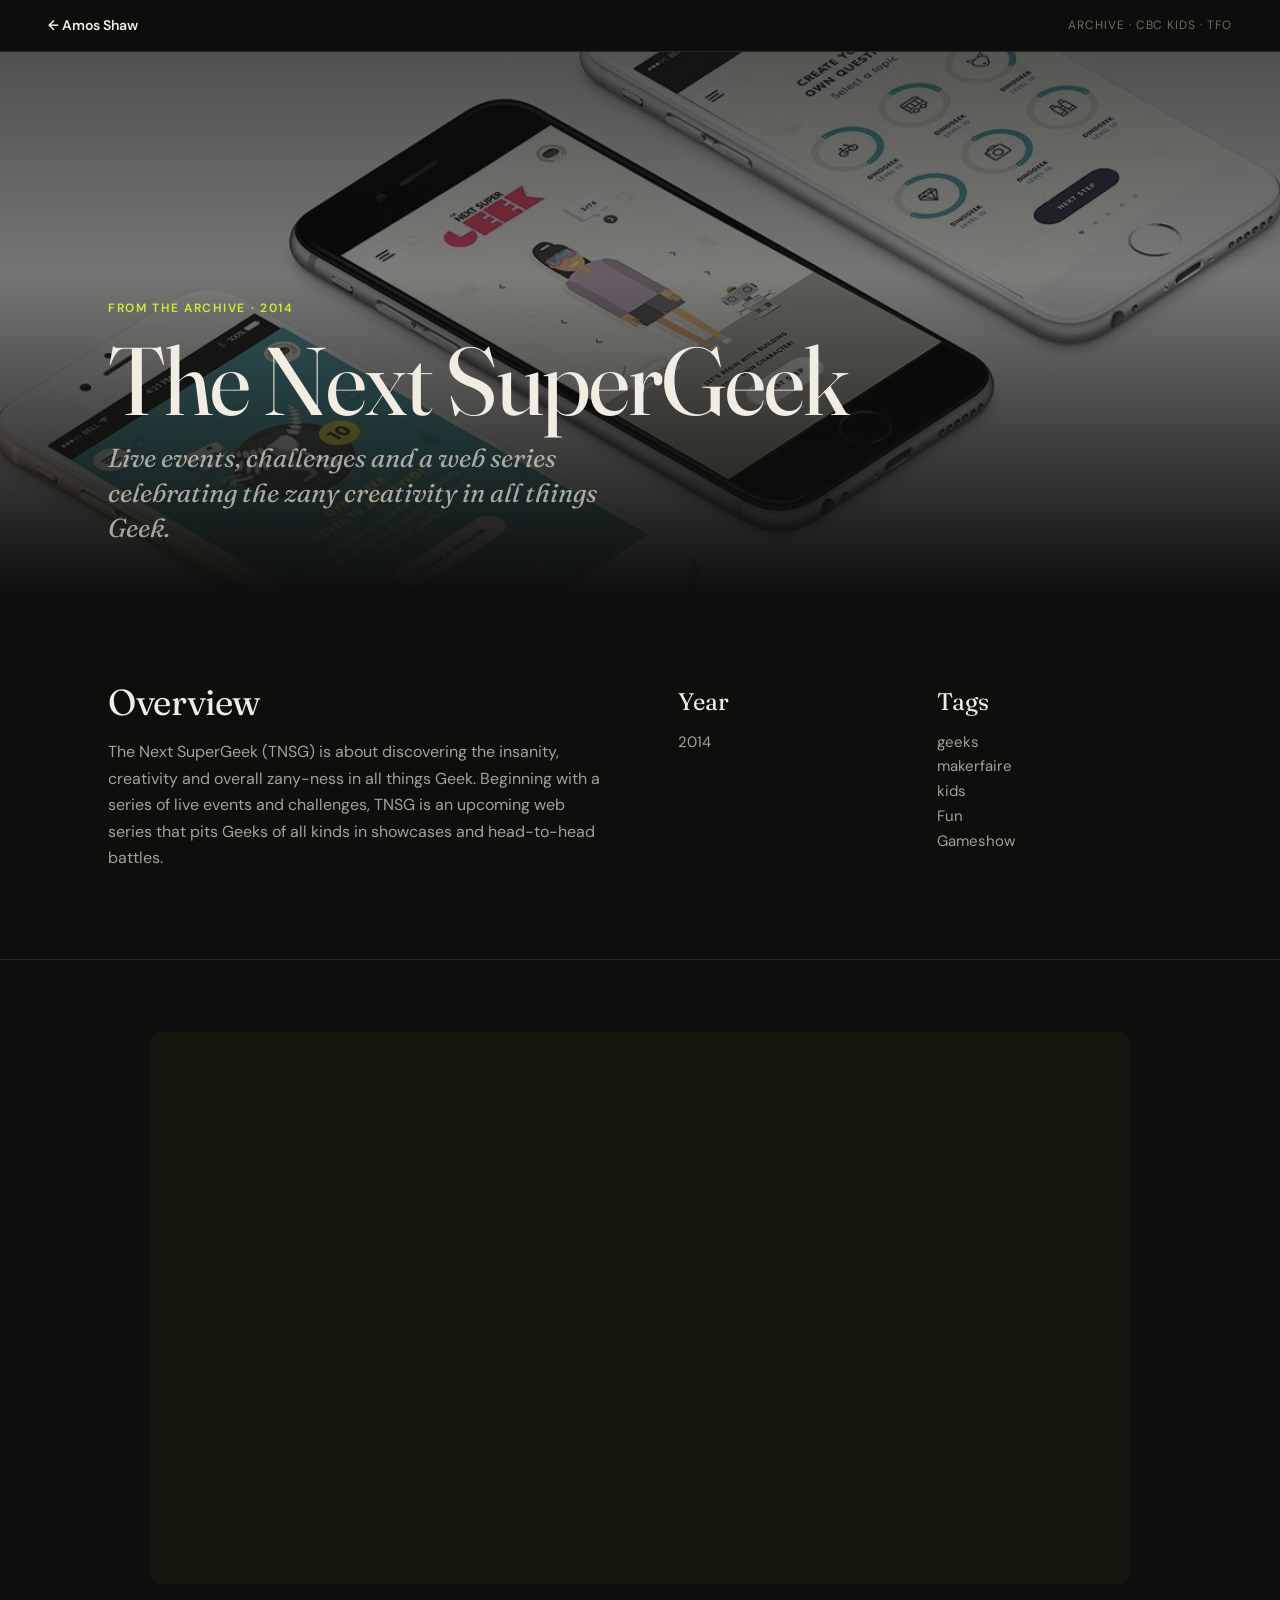
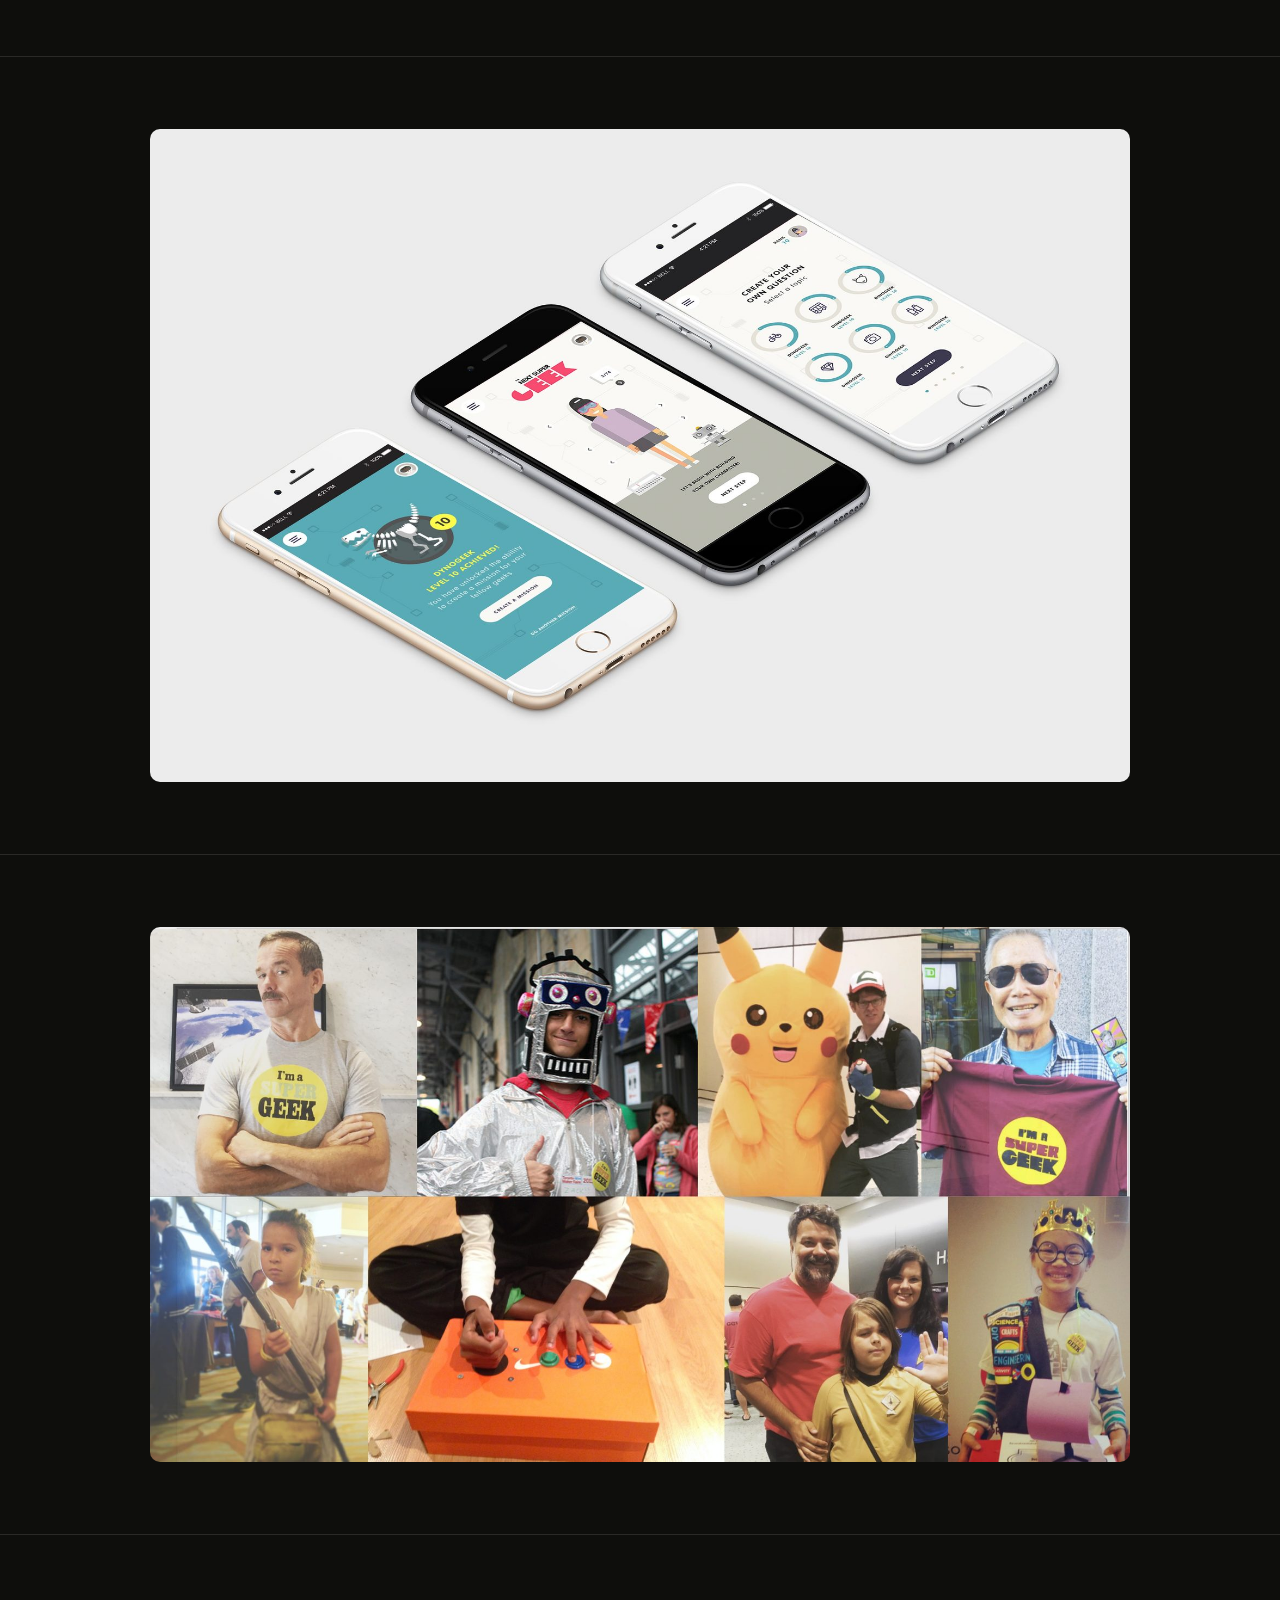
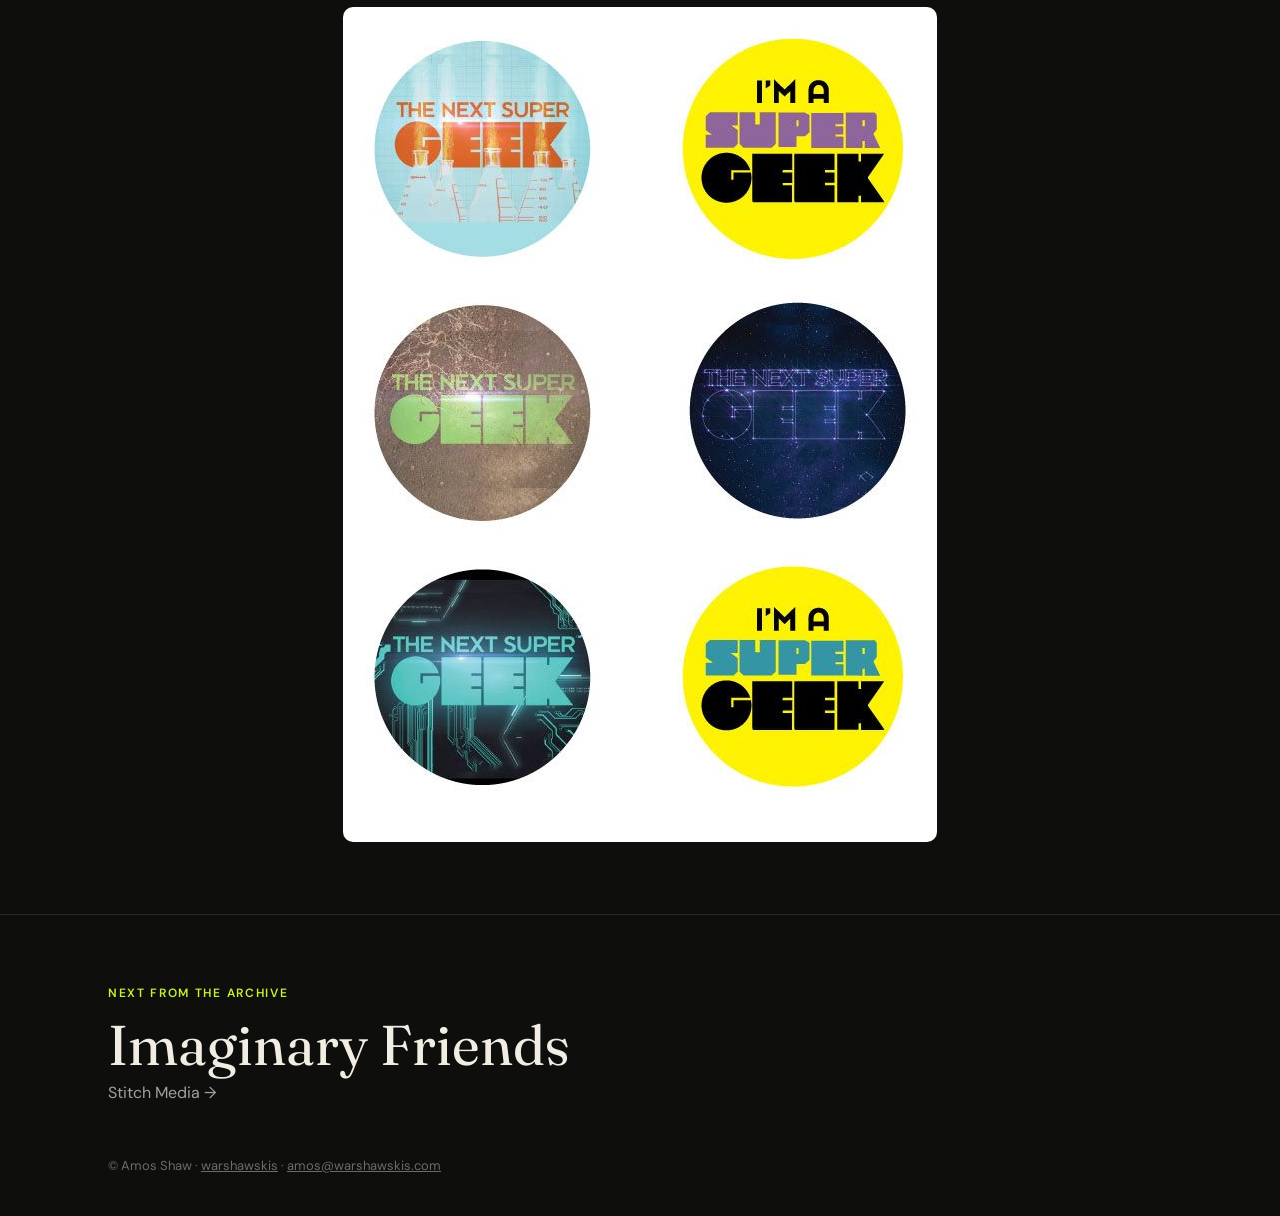
<file: archive/the-next-supergeek/index.html>
<!DOCTYPE html>
<html lang="en">
<head>
<meta charset="UTF-8">
<meta name="viewport" content="width=device-width, initial-scale=1.0">
<title>The Next SuperGeek | Amos Shaw Archive</title>
<meta name="description" content="Live events, challenges and a web series celebrating the zany creativity in all things Geek. From the archive of Amos Shaw.">
<meta property="og:image" content="https://warshawskis.com/archive/the-next-supergeek/images/cover.jpg">
<link rel="preconnect" href="https://fonts.googleapis.com"><link rel="preconnect" href="https://fonts.gstatic.com" crossorigin><link href="https://fonts.googleapis.com/css2?family=DM+Sans:ital,wght@0,300;0,400;0,500;0,600;0,700;1,400&family=Fraunces:ital,opsz,wght@0,9..144,200..900;1,9..144,200..900&display=swap" rel="stylesheet">
<link rel="stylesheet" href="../../case-studies/case-study.css">
<style>
.gallery { display: grid; grid-template-columns: repeat(auto-fit, minmax(240px, 1fr)); gap: 16px; align-items: start; }
.video { position: relative; aspect-ratio: 16/9; border-radius: 10px; overflow: hidden; background: var(--bg-2); max-width: 980px; margin: 0 auto; }
.video iframe { position: absolute; inset: 0; width: 100%; height: 100%; border: 0; }
.meta--archive { grid-template-columns: 1fr 1fr; }
.sec p a { color: var(--accent); word-break: break-all; }
</style>
</head>
<body>
<nav class="topbar">
  <a href="../../#archive" class="back">&larr; Amos Shaw</a>
  <span class="client">Archive &middot; CBC Kids · TFO</span>
</nav>
<header class="hero">
  <img class="hero-img" src="images/cover.jpg" alt="" loading="eager">
  <div class="hero-text">
    <span class="eyebrow">From the Archive &middot; 2014</span>
    <h1>The Next SuperGeek</h1>
    <p class="sub">Live events, challenges and a web series celebrating the zany creativity in all things Geek.</p>
  </div>
</header>
<main>
<section class="sec"><div class="wrap duo"><div><h2>Overview</h2><p>The Next SuperGeek (TNSG) is about discovering the insanity, creativity and overall zany-ness in all things Geek. Beginning with a series of live events and challenges, TNSG is an upcoming web series that pits Geeks of all kinds in showcases and head-to-head battles.</p></div><dl class="meta meta--archive"><div><dt>Year</dt><dd>2014</dd></div><div><dt>Tags</dt><dd>geeks</dd><dd>makerfaire</dd><dd>kids</dd><dd>Fun</dd><dd>Gameshow</dd></div></dl></div></section>
<section class="sec sec--media"><div class="wrap"><div class="video"><iframe src="https://www.youtube.com/embed/FTRqIpCko0U" title="The Next SuperGeek video" allowfullscreen loading="lazy"></iframe></div></div></section>
<section class="sec sec--media"><div class="wrap"><figure class="media media--img"><img src="images/01.jpg" width="1800" height="1200" alt="The Next SuperGeek — image 1" loading="lazy"></figure></div></section>
<section class="sec sec--media"><div class="wrap"><figure class="media media--img"><img src="images/02.jpg" width="1800" height="983" alt="The Next SuperGeek — image 2" loading="lazy"></figure></div></section>
<section class="sec sec--media"><div class="wrap"><figure class="media media--img"><img src="images/03.jpg" width="594" height="835" alt="The Next SuperGeek — image 3" loading="lazy"></figure></div></section>
</main>
<footer class="next">
  <div class="wrap">
    <span class="eyebrow">Next from the archive</span>
    <a href="../imaginary-friends/"><span class="next-title">Imaginary Friends</span><span class="next-client">Stitch Media &rarr;</span></a>
    <p class="foot">&copy; Amos Shaw &middot; <a href="../../">warshawskis</a> &middot; <a href="mailto:amos@warshawskis.com">amos@warshawskis.com</a></p>
  </div>
</footer>
</body>
</html>
</file>
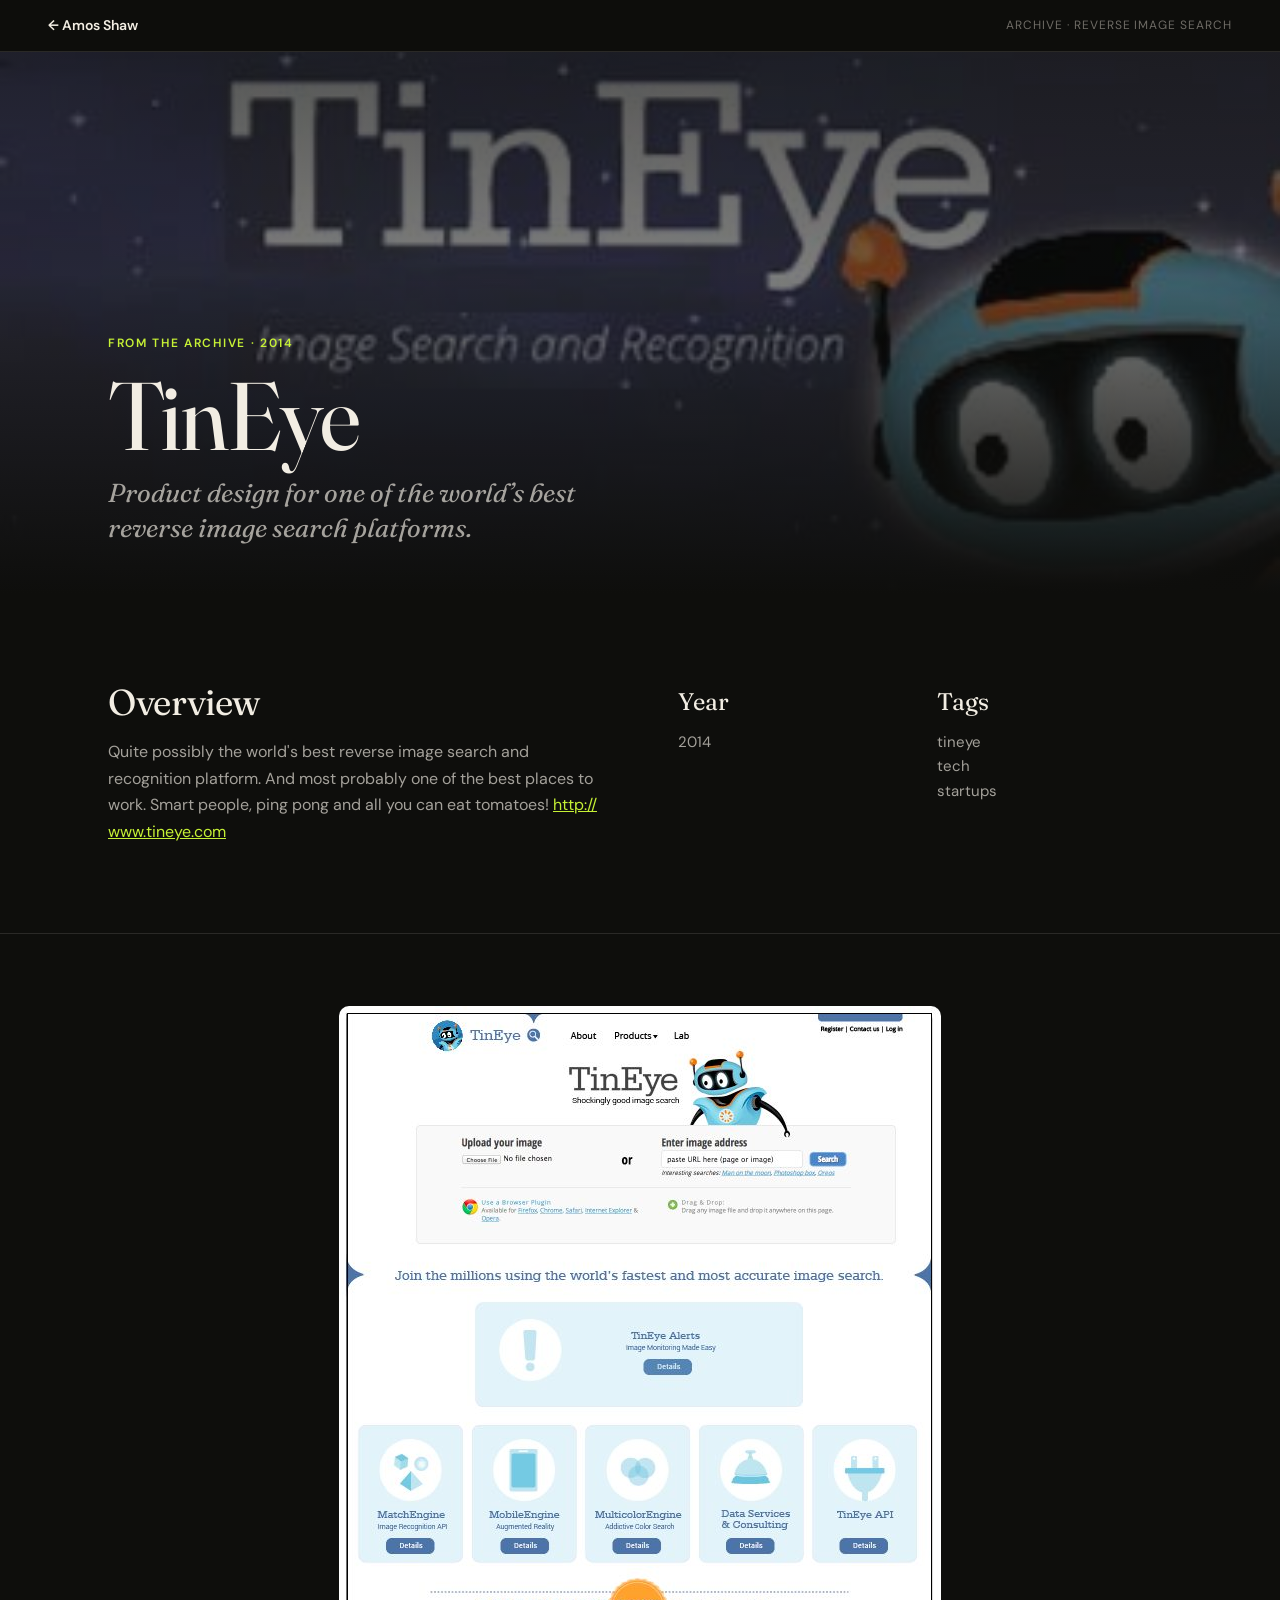
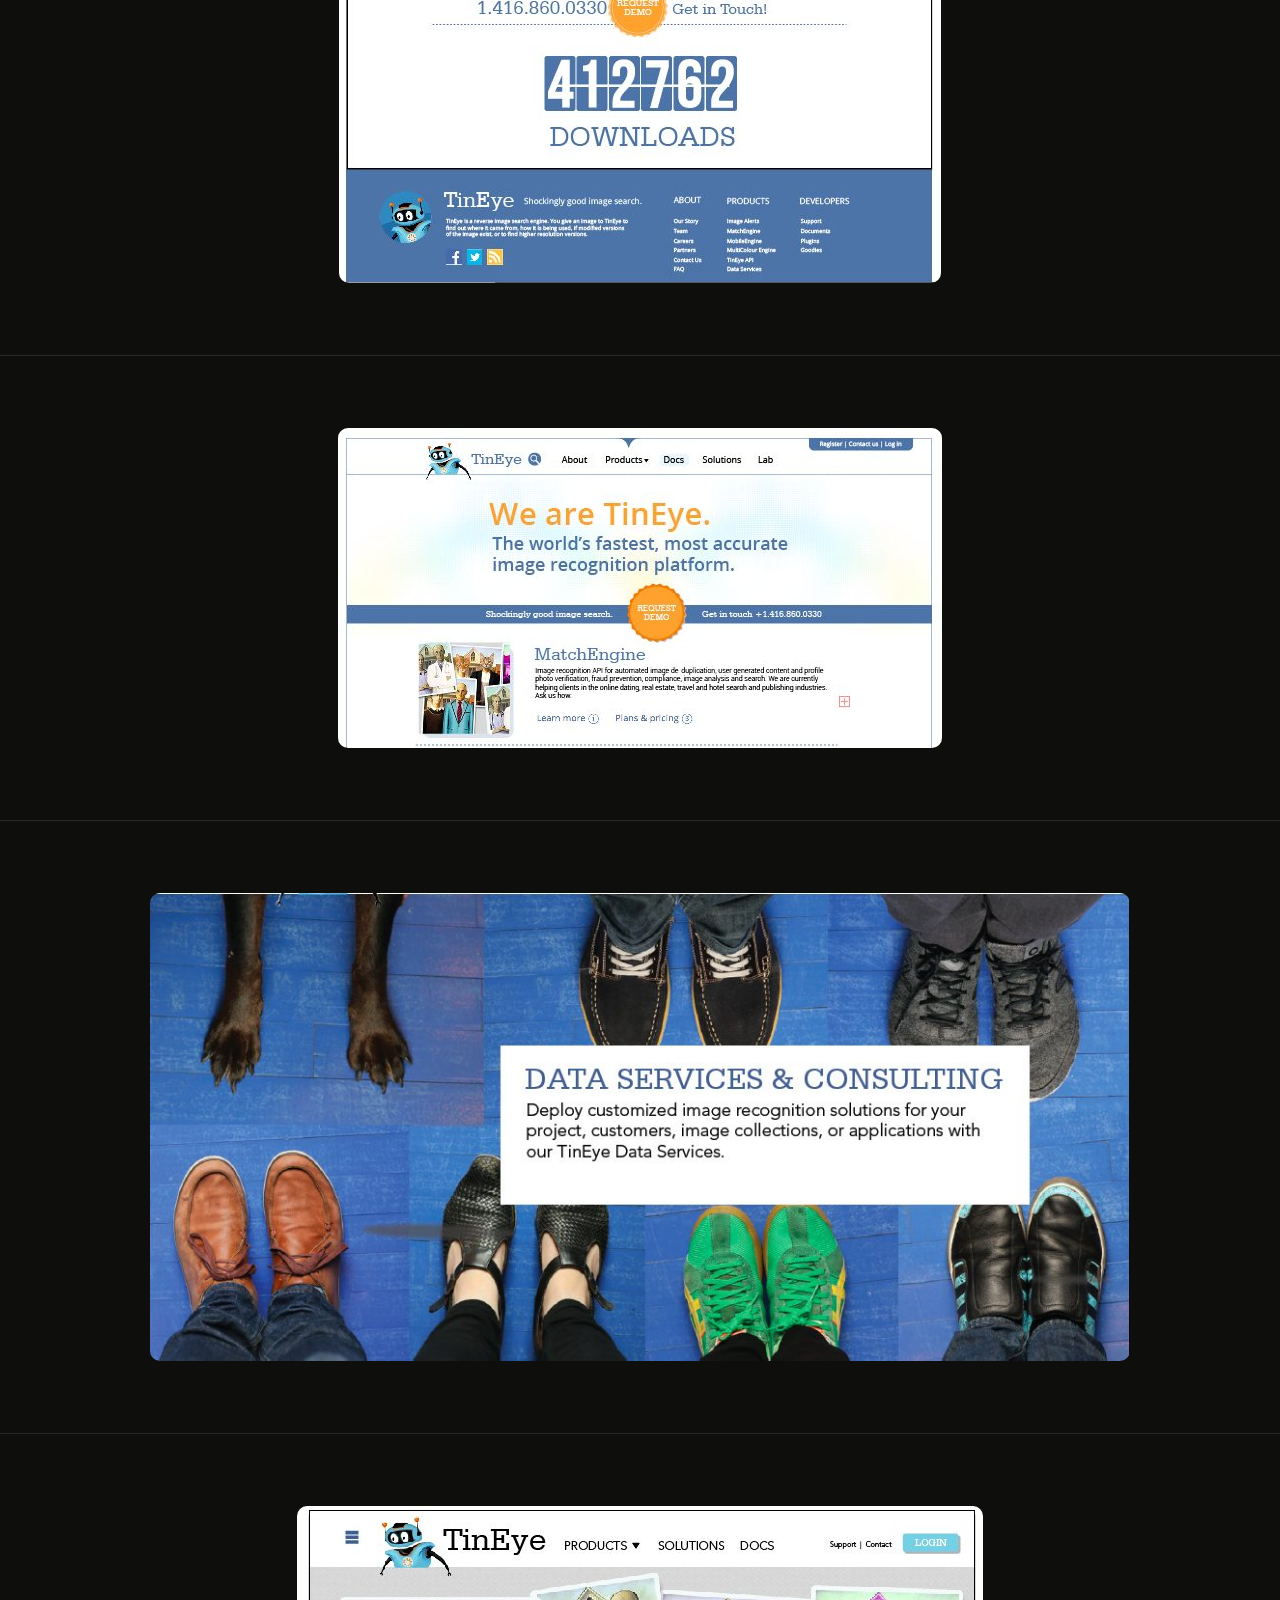
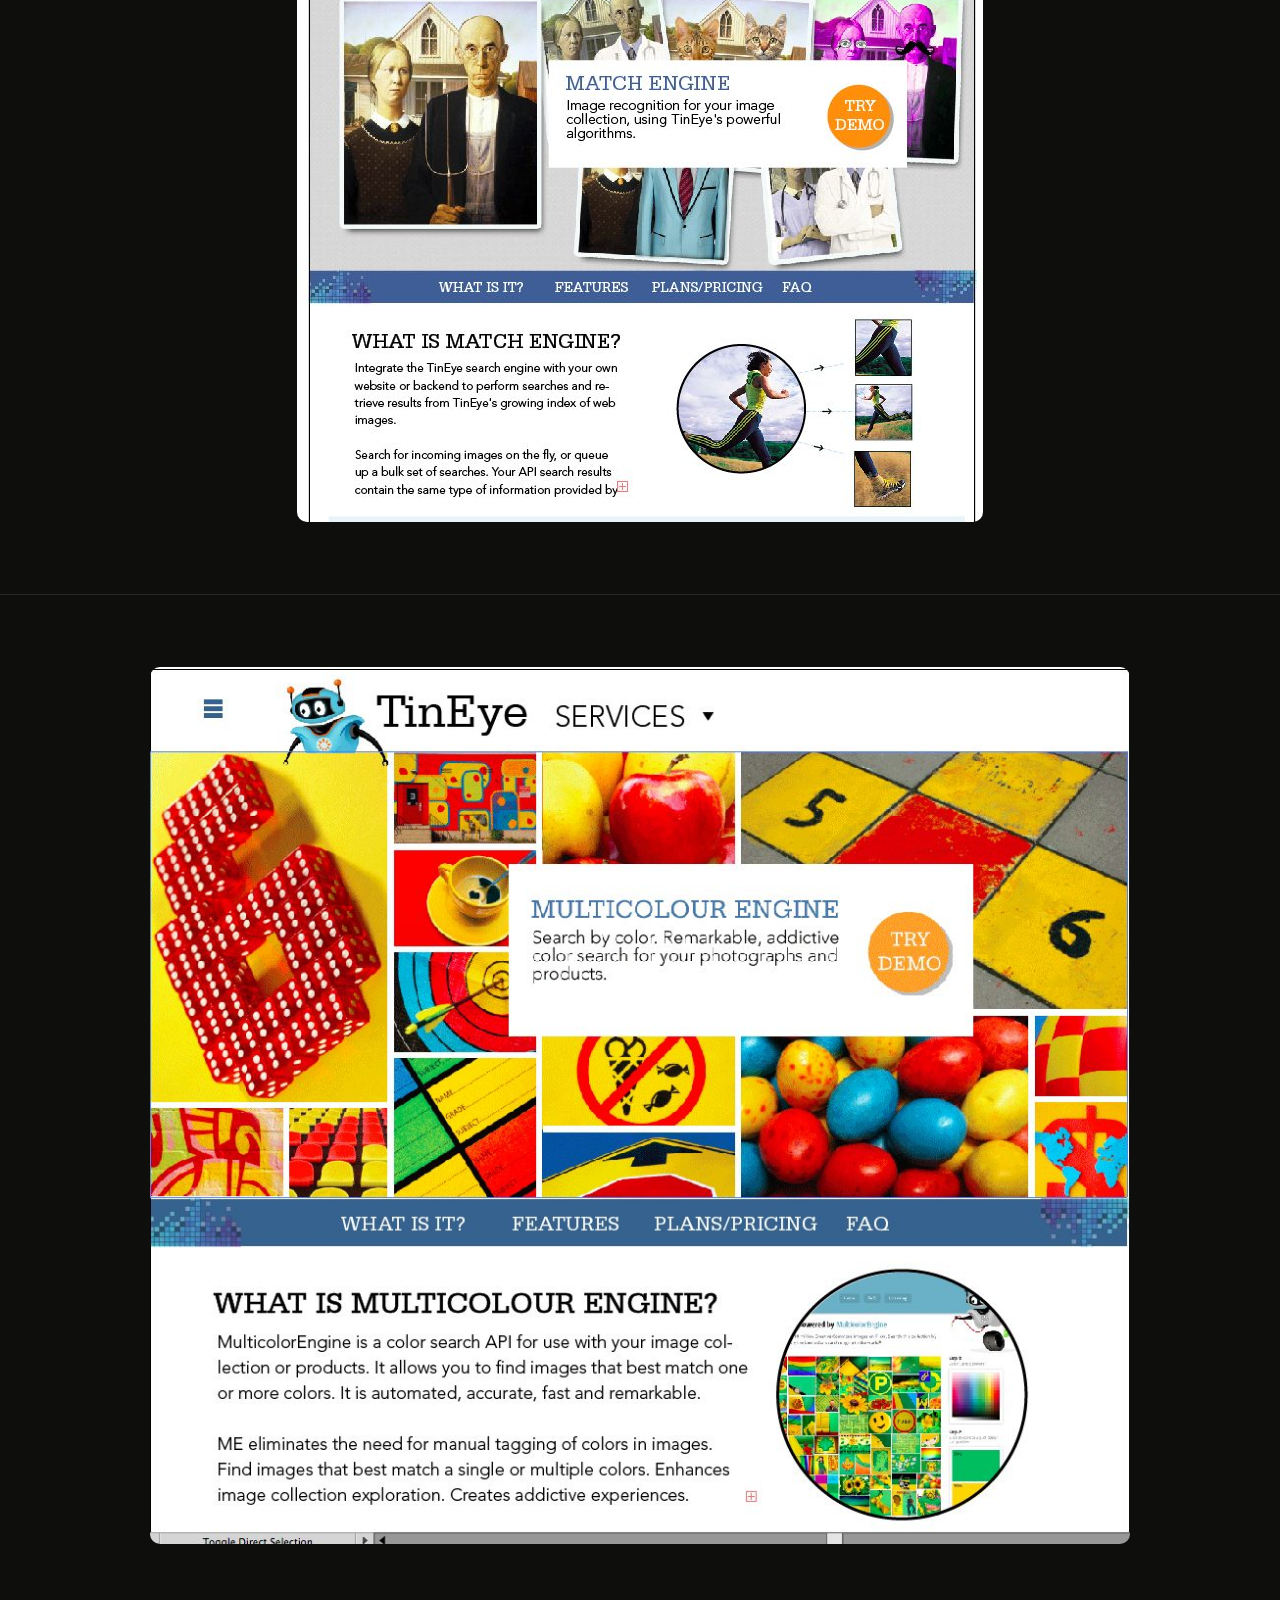
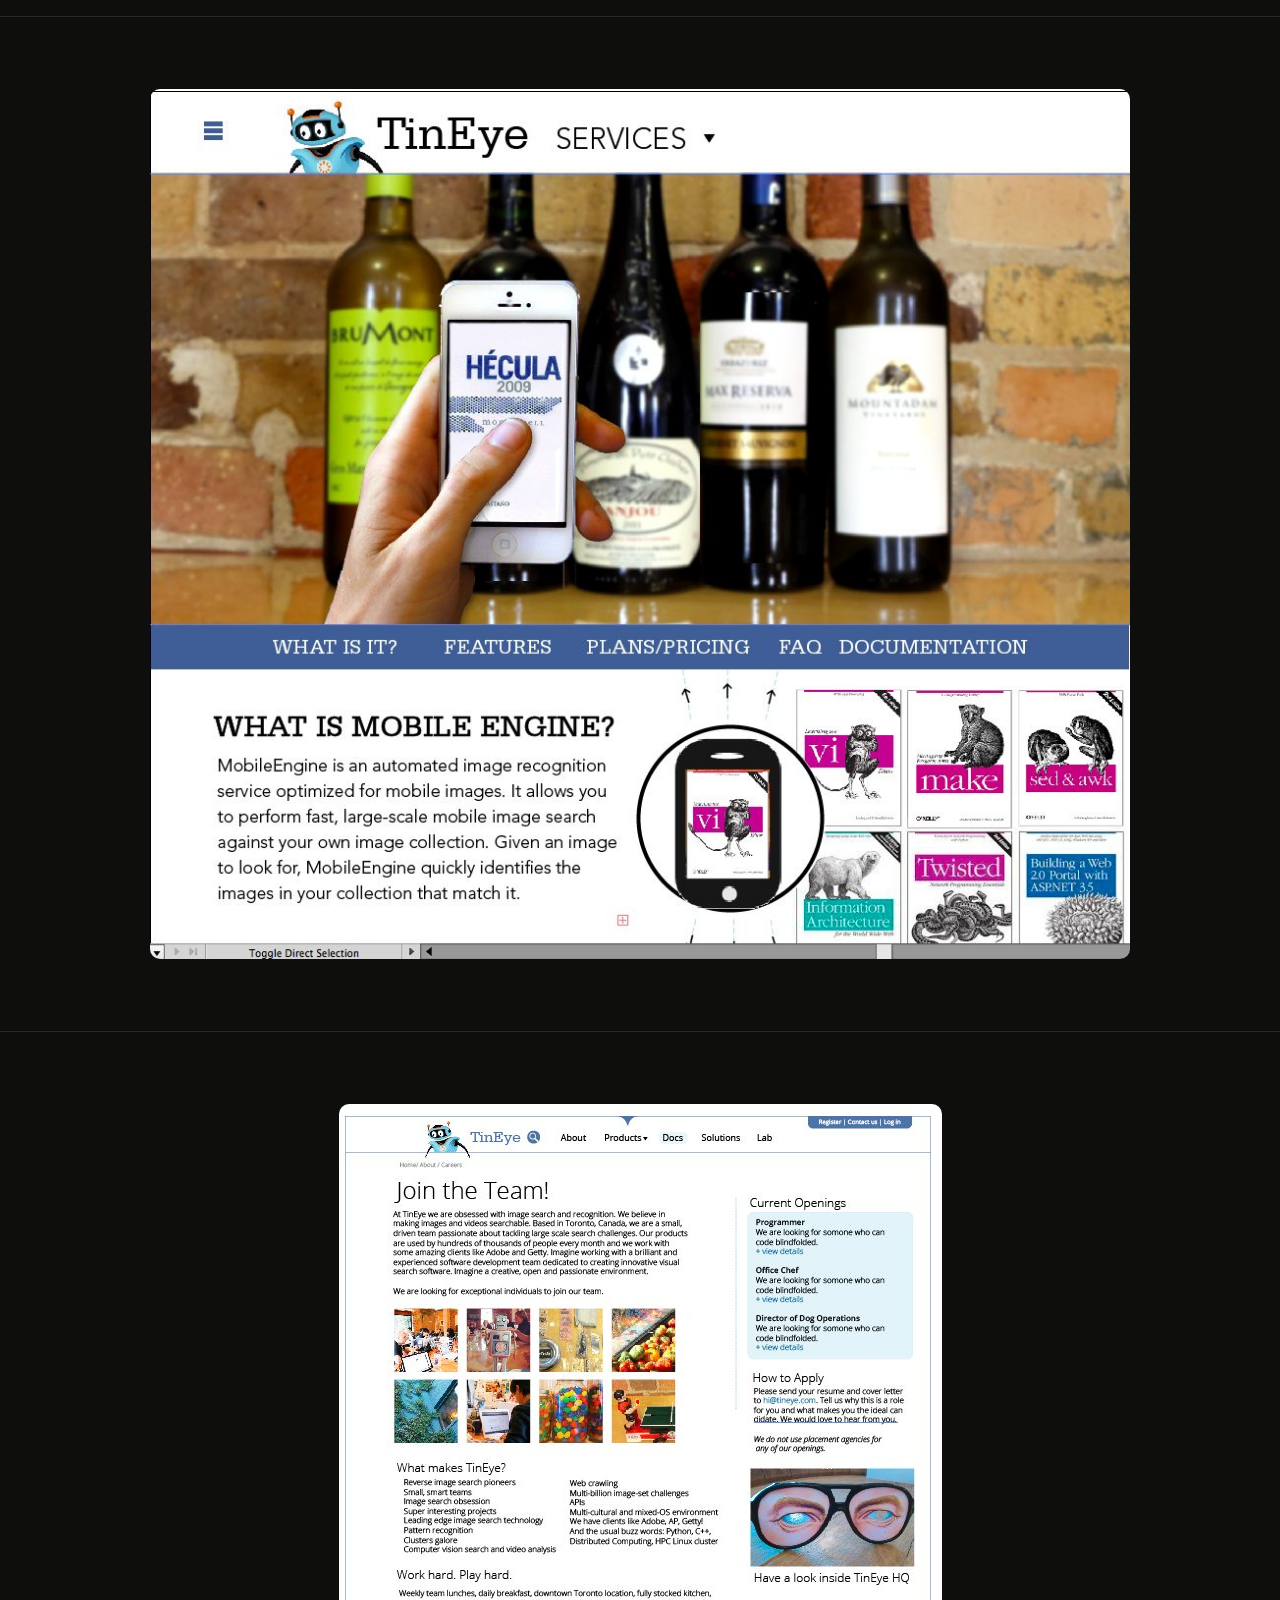
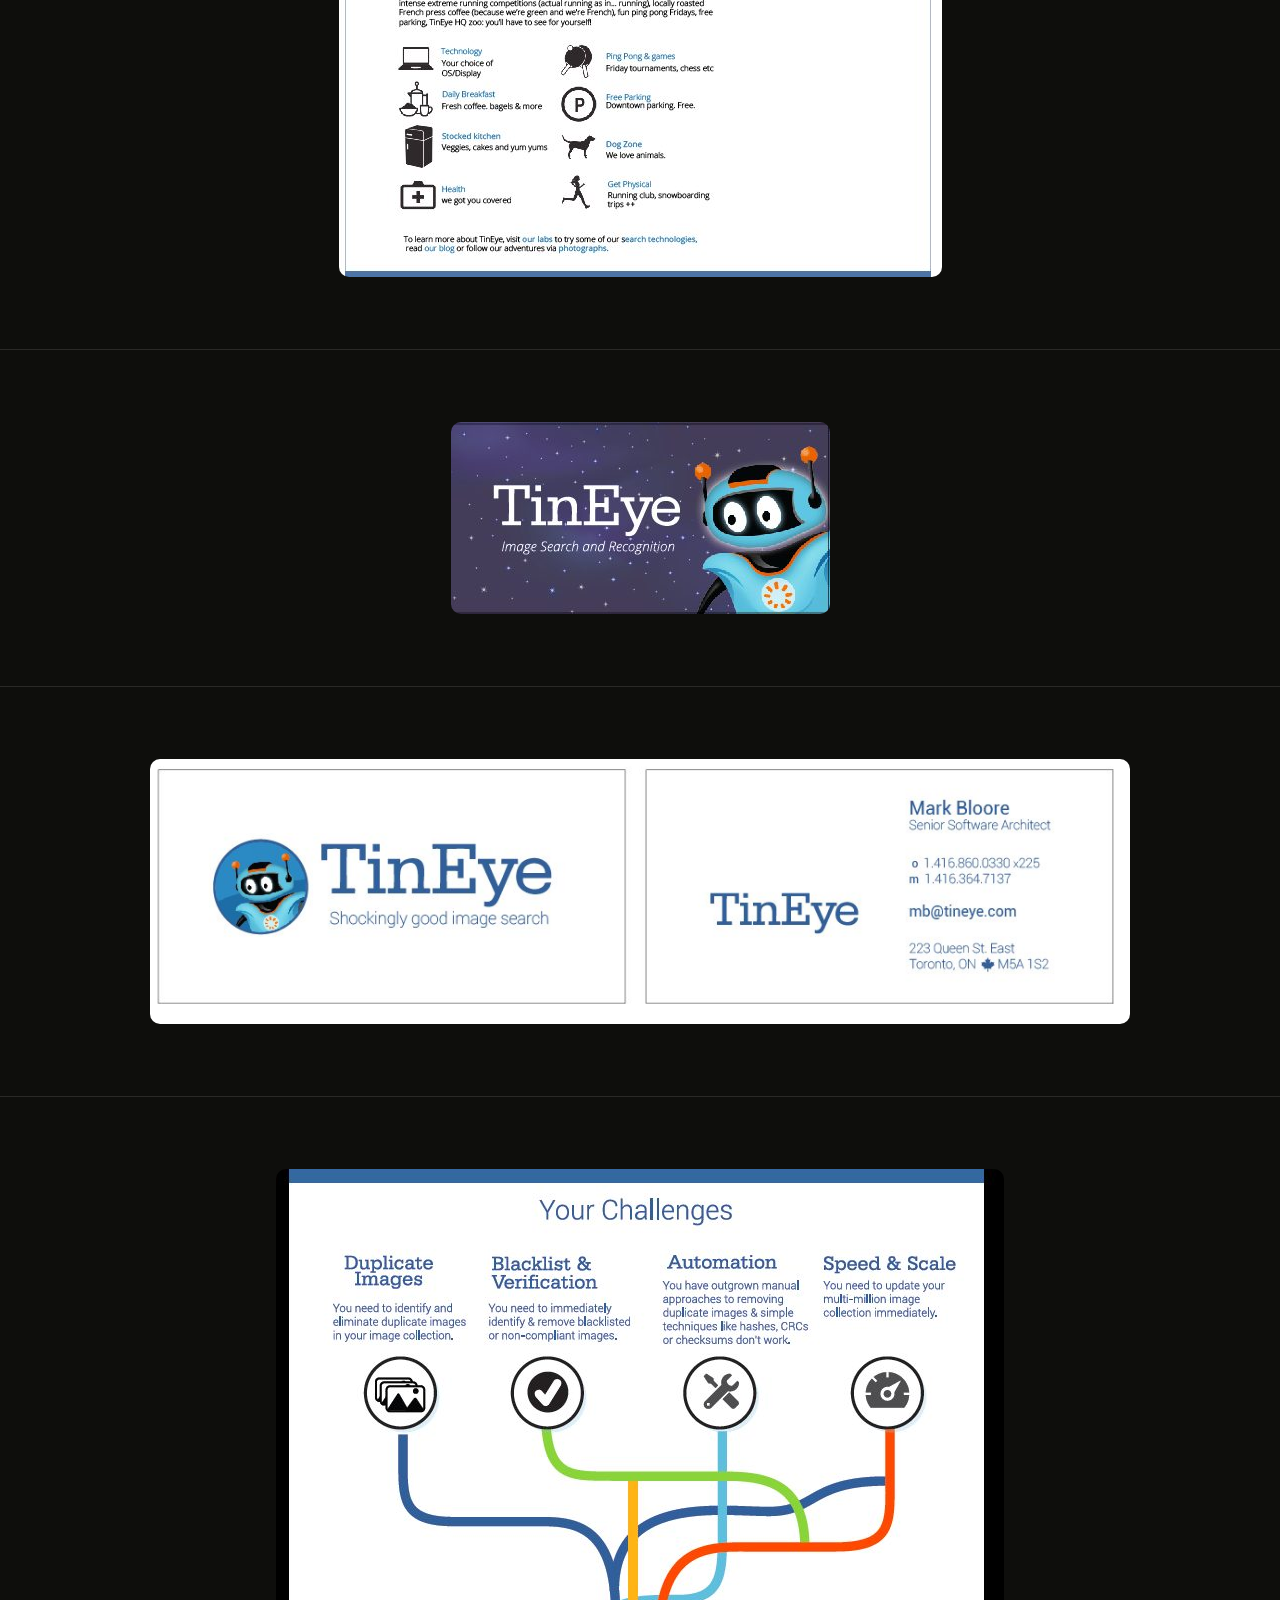
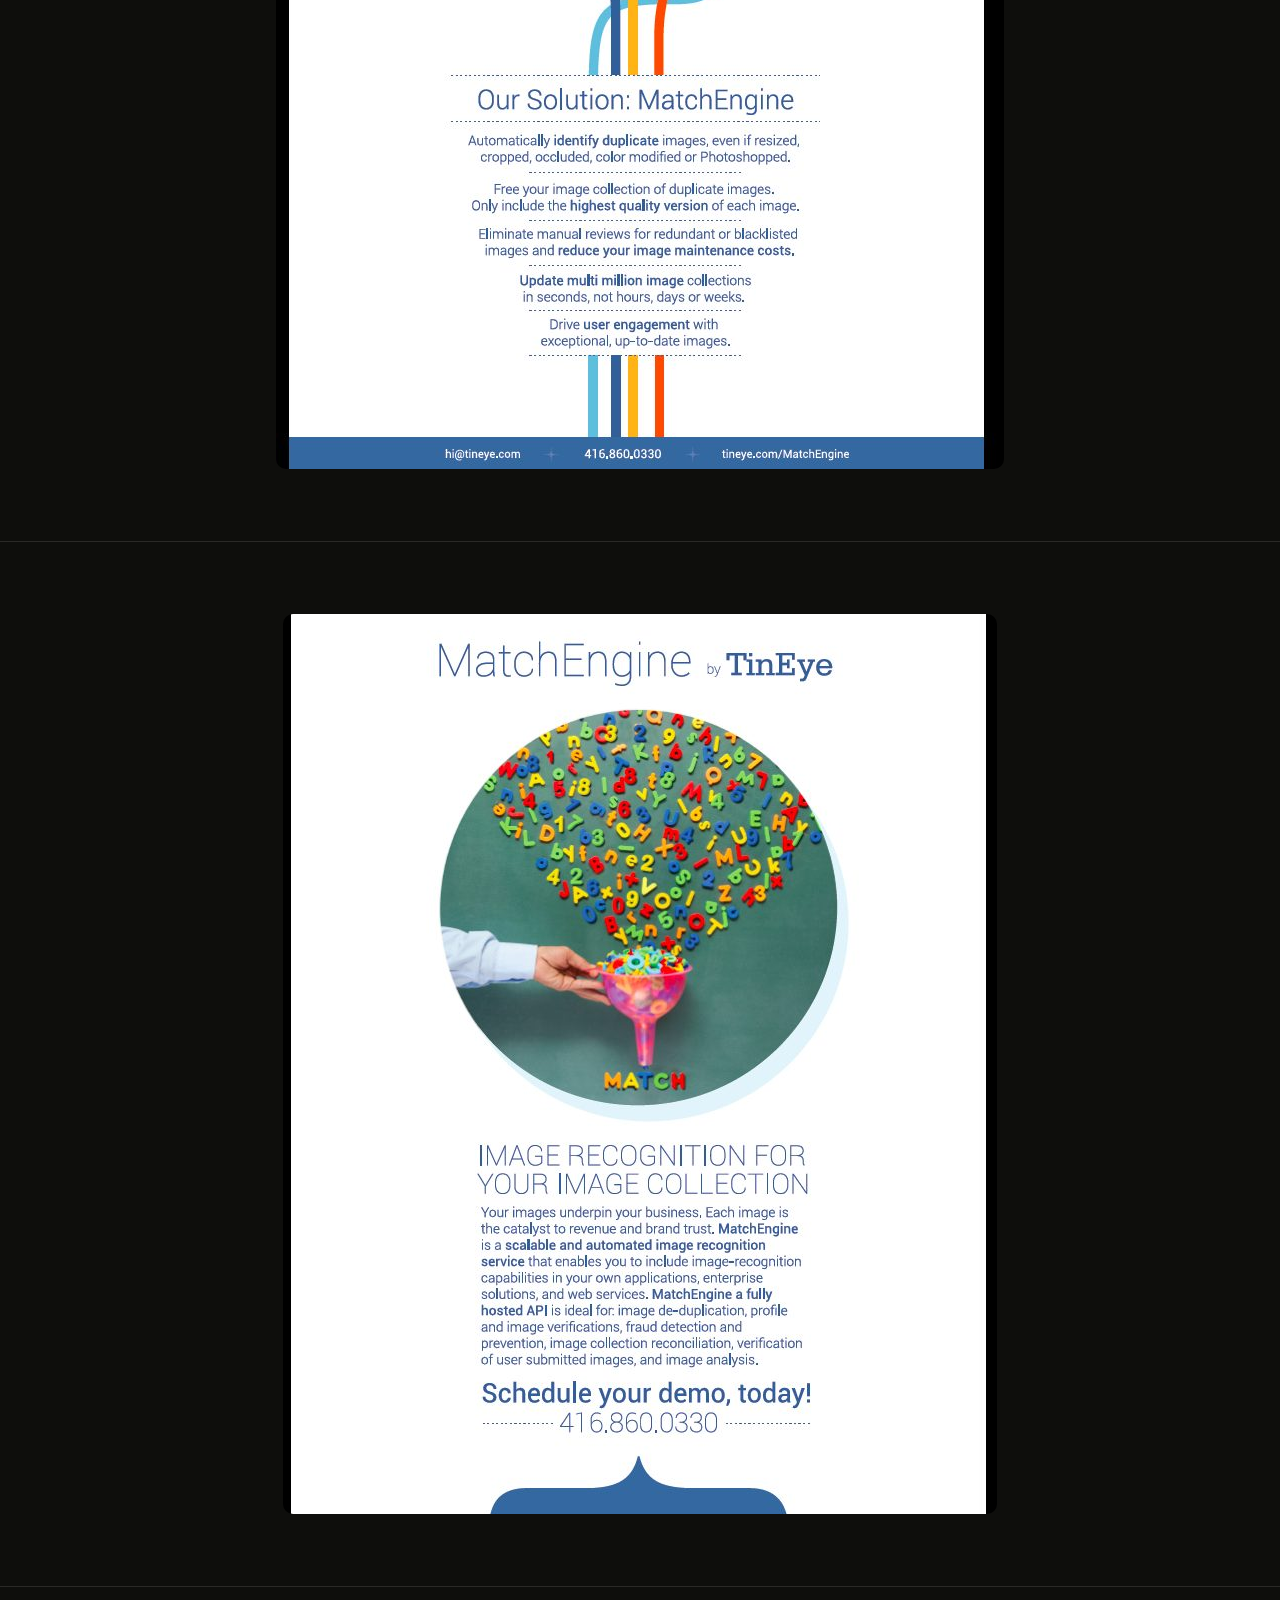
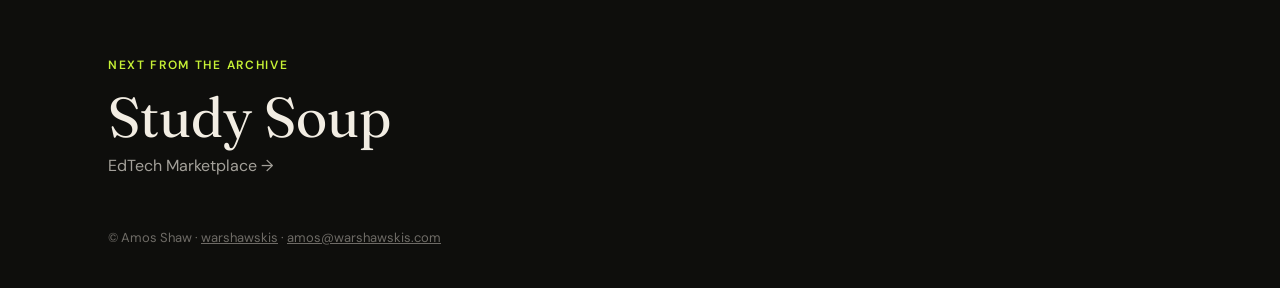
<file: archive/tineye/index.html>
<!DOCTYPE html>
<html lang="en">
<head>
<meta charset="UTF-8">
<meta name="viewport" content="width=device-width, initial-scale=1.0">
<title>TinEye | Amos Shaw Archive</title>
<meta name="description" content="Product design for one of the world’s best reverse image search platforms. From the archive of Amos Shaw.">
<meta property="og:image" content="https://warshawskis.com/archive/tineye/images/cover.jpg">
<link rel="preconnect" href="https://fonts.googleapis.com"><link rel="preconnect" href="https://fonts.gstatic.com" crossorigin><link href="https://fonts.googleapis.com/css2?family=DM+Sans:ital,wght@0,300;0,400;0,500;0,600;0,700;1,400&family=Fraunces:ital,opsz,wght@0,9..144,200..900;1,9..144,200..900&display=swap" rel="stylesheet">
<link rel="stylesheet" href="../../case-studies/case-study.css">
<style>
.gallery { display: grid; grid-template-columns: repeat(auto-fit, minmax(240px, 1fr)); gap: 16px; align-items: start; }
.video { position: relative; aspect-ratio: 16/9; border-radius: 10px; overflow: hidden; background: var(--bg-2); max-width: 980px; margin: 0 auto; }
.video iframe { position: absolute; inset: 0; width: 100%; height: 100%; border: 0; }
.meta--archive { grid-template-columns: 1fr 1fr; }
.sec p a { color: var(--accent); word-break: break-all; }
</style>
</head>
<body>
<nav class="topbar">
  <a href="../../#archive" class="back">&larr; Amos Shaw</a>
  <span class="client">Archive &middot; Reverse Image Search</span>
</nav>
<header class="hero">
  <img class="hero-img" src="images/cover.jpg" alt="" loading="eager">
  <div class="hero-text">
    <span class="eyebrow">From the Archive &middot; 2014</span>
    <h1>TinEye</h1>
    <p class="sub">Product design for one of the world’s best reverse image search platforms.</p>
  </div>
</header>
<main>
<section class="sec"><div class="wrap duo"><div><h2>Overview</h2><p>Quite possibly the world&#x27;s best reverse image search and recognition platform. And most probably one of the best places to work. Smart people, ping pong and all you can eat tomatoes!

<a href="http://www.tineye.com" target="_blank" rel="noopener">http://www.tineye.com</a></p></div><dl class="meta meta--archive"><div><dt>Year</dt><dd>2014</dd></div><div><dt>Tags</dt><dd>tineye</dd><dd>tech</dd><dd>startups</dd></div></dl></div></section>
<section class="sec sec--media"><div class="wrap"><figure class="media media--img"><img src="images/01.jpg" width="602" height="877" alt="TinEye — image 1" loading="lazy"></figure></div></section>
<section class="sec sec--media"><div class="wrap"><figure class="media media--img"><img src="images/02.jpg" width="604" height="320" alt="TinEye — image 2" loading="lazy"></figure></div></section>
<section class="sec sec--media"><div class="wrap"><figure class="media media--img"><img src="images/03.jpg" width="1015" height="485" alt="TinEye — image 3" loading="lazy"></figure></div></section>
<section class="sec sec--media"><div class="wrap"><figure class="media media--img"><img src="images/04.jpg" width="686" height="616" alt="TinEye — image 4" loading="lazy"></figure></div></section>
<section class="sec sec--media"><div class="wrap"><figure class="media media--img"><img src="images/05.jpg" width="1000" height="895" alt="TinEye — image 5" loading="lazy"></figure></div></section>
<section class="sec sec--media"><div class="wrap"><figure class="media media--img"><img src="images/06.jpg" width="998" height="886" alt="TinEye — image 6" loading="lazy"></figure></div></section>
<section class="sec sec--media"><div class="wrap"><figure class="media media--img"><img src="images/07.jpg" width="603" height="773" alt="TinEye — image 7" loading="lazy"></figure></div></section>
<section class="sec sec--media"><div class="wrap"><figure class="media media--img"><img src="images/08.jpg" width="379" height="192" alt="TinEye — image 8" loading="lazy"></figure></div></section>
<section class="sec sec--media"><div class="wrap"><figure class="media media--img"><img src="images/09.jpg" width="1058" height="286" alt="TinEye — image 9" loading="lazy"></figure></div></section>
<section class="sec sec--media"><div class="wrap"><figure class="media media--img"><img src="images/10.jpg" width="728" height="900" alt="TinEye — image 10" loading="lazy"></figure></div></section>
<section class="sec sec--media"><div class="wrap"><figure class="media media--img"><img src="images/11.jpg" width="714" height="900" alt="TinEye — image 11" loading="lazy"></figure></div></section>
</main>
<footer class="next">
  <div class="wrap">
    <span class="eyebrow">Next from the archive</span>
    <a href="../study-soup/"><span class="next-title">Study Soup</span><span class="next-client">EdTech Marketplace &rarr;</span></a>
    <p class="foot">&copy; Amos Shaw &middot; <a href="../../">warshawskis</a> &middot; <a href="mailto:amos@warshawskis.com">amos@warshawskis.com</a></p>
  </div>
</footer>
</body>
</html>
</file>
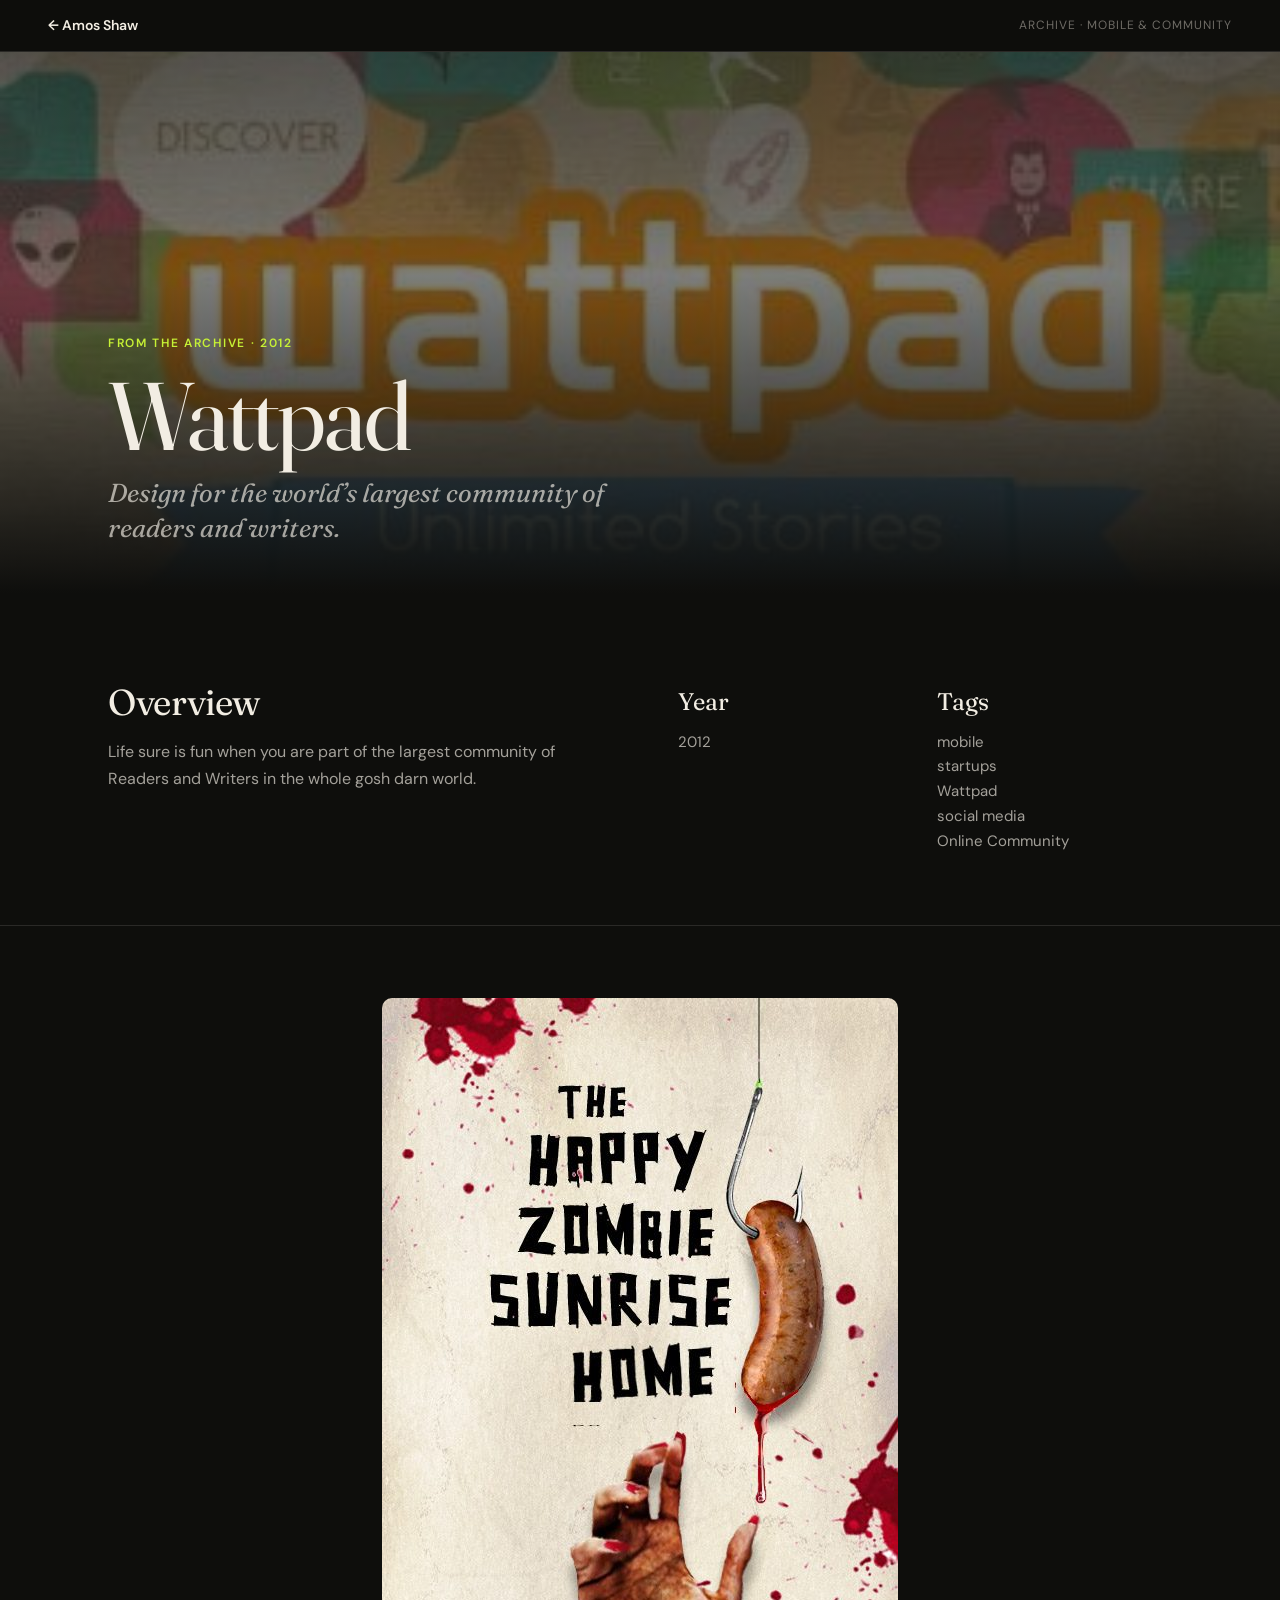
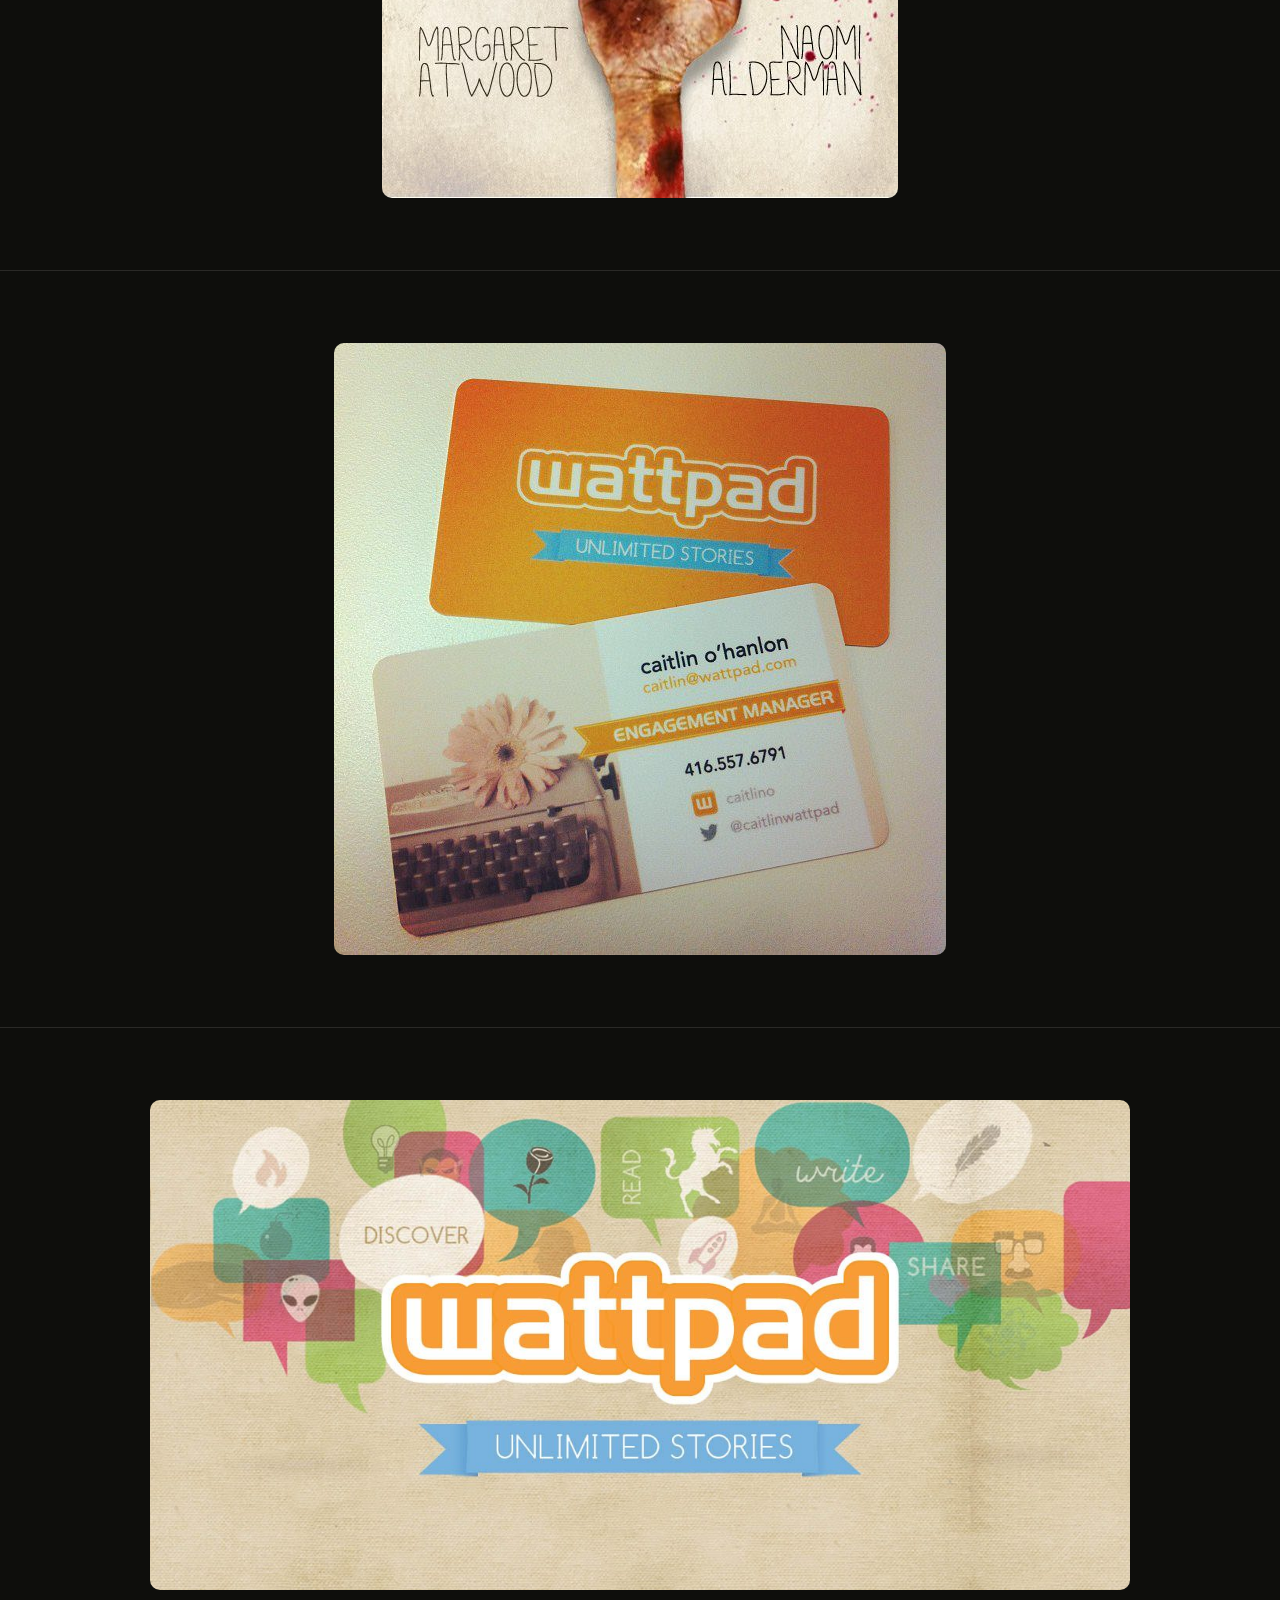
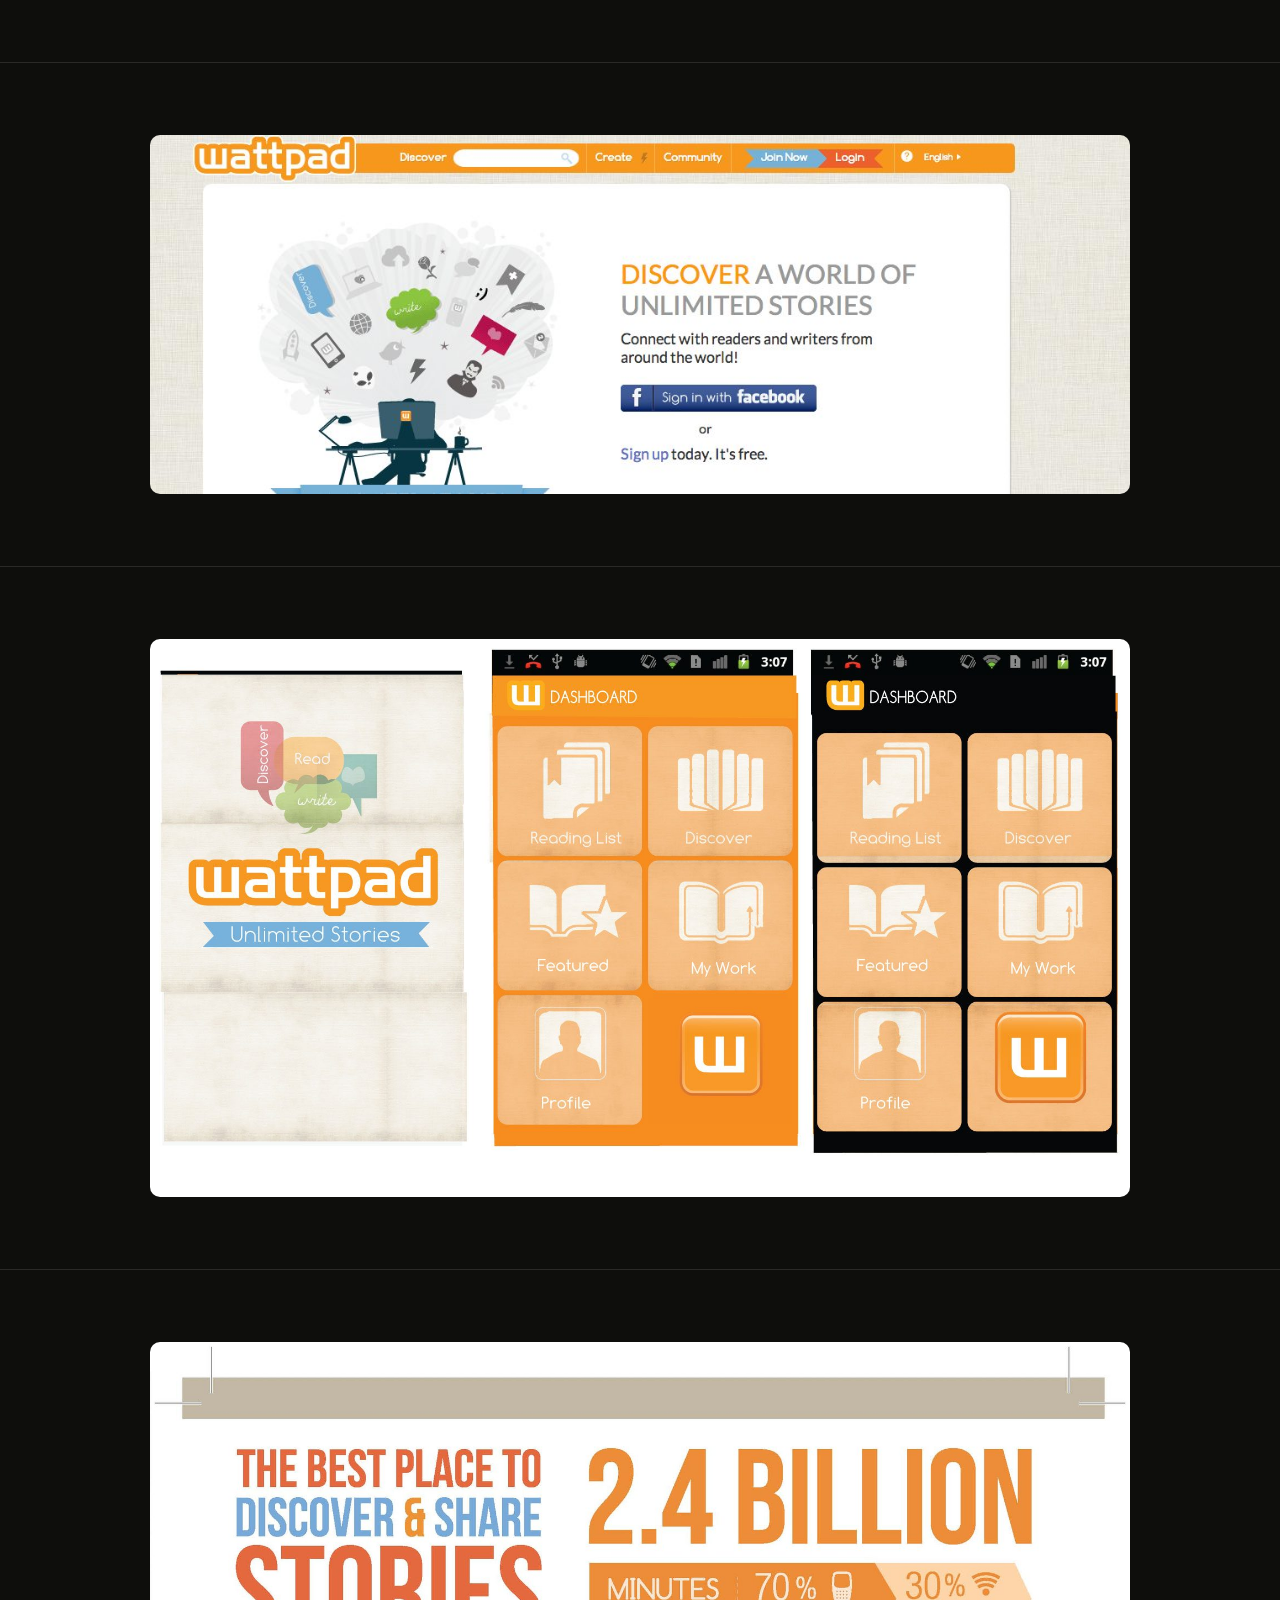
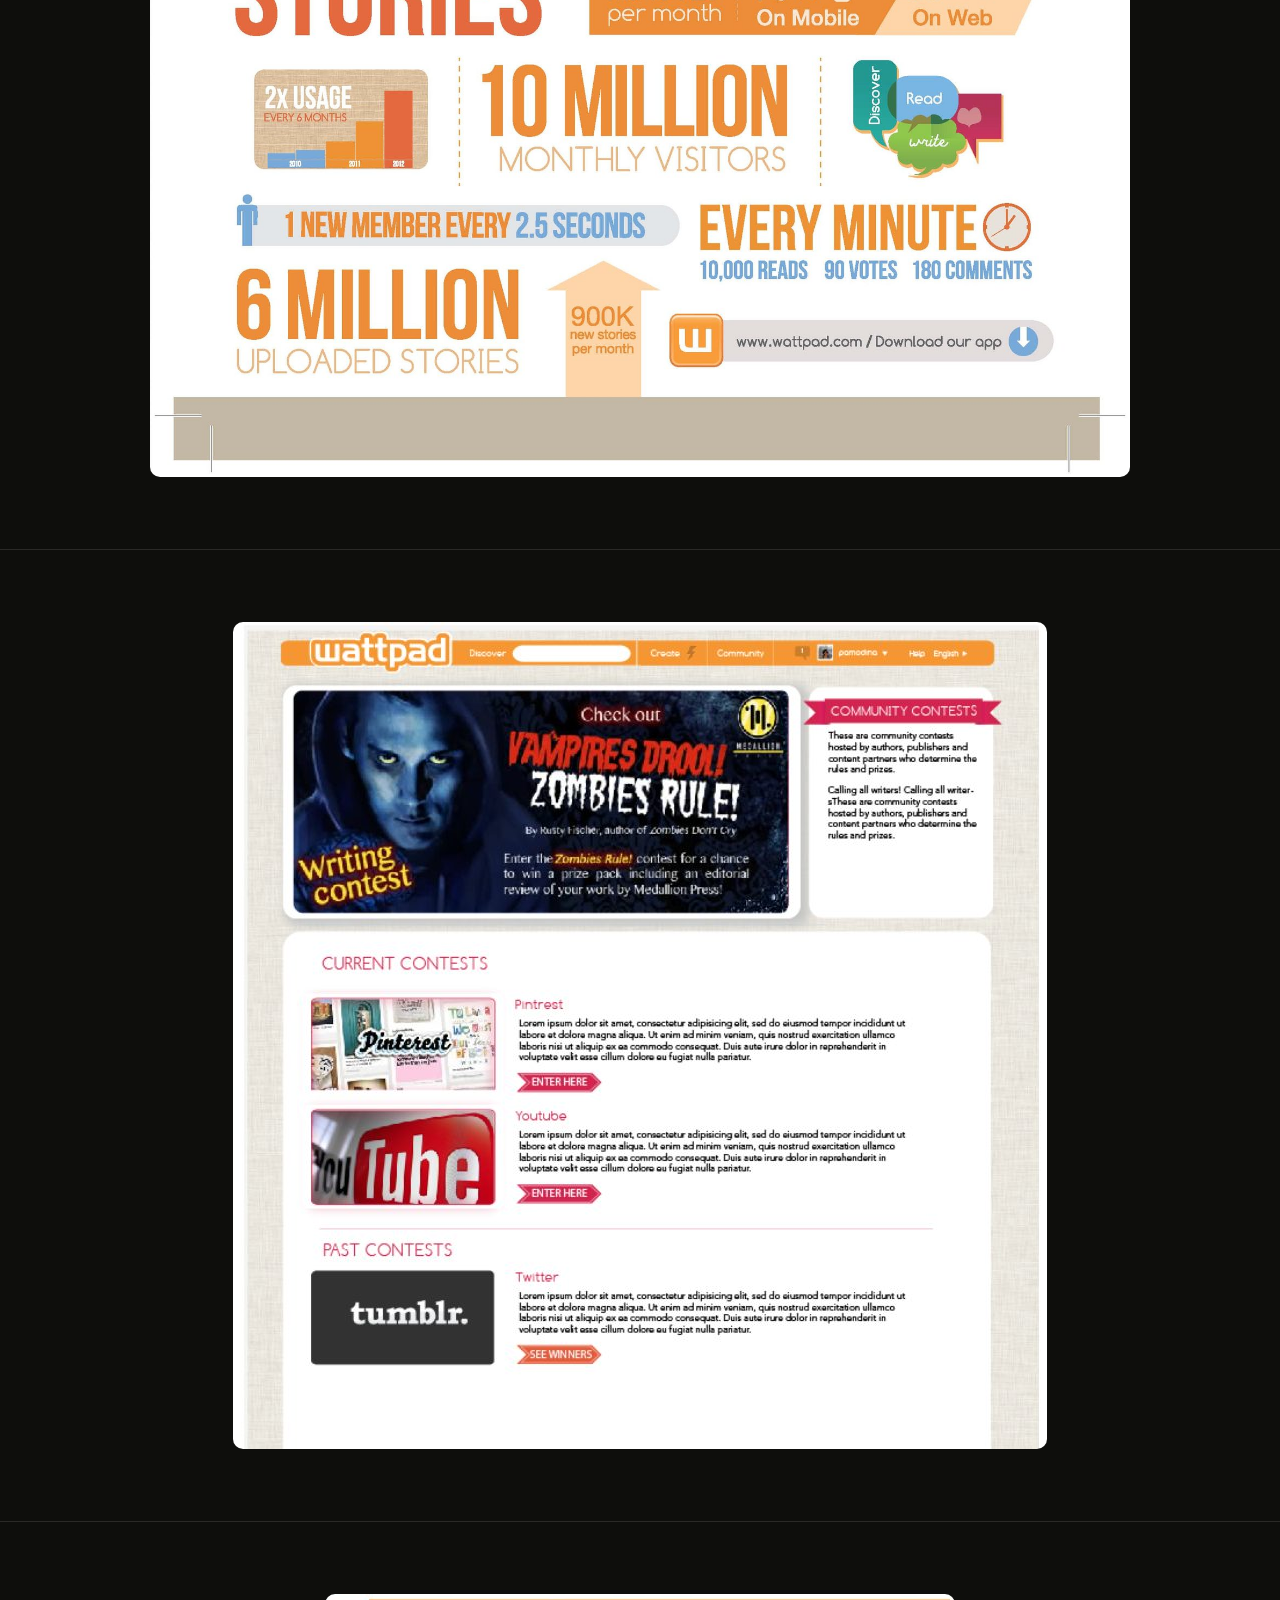
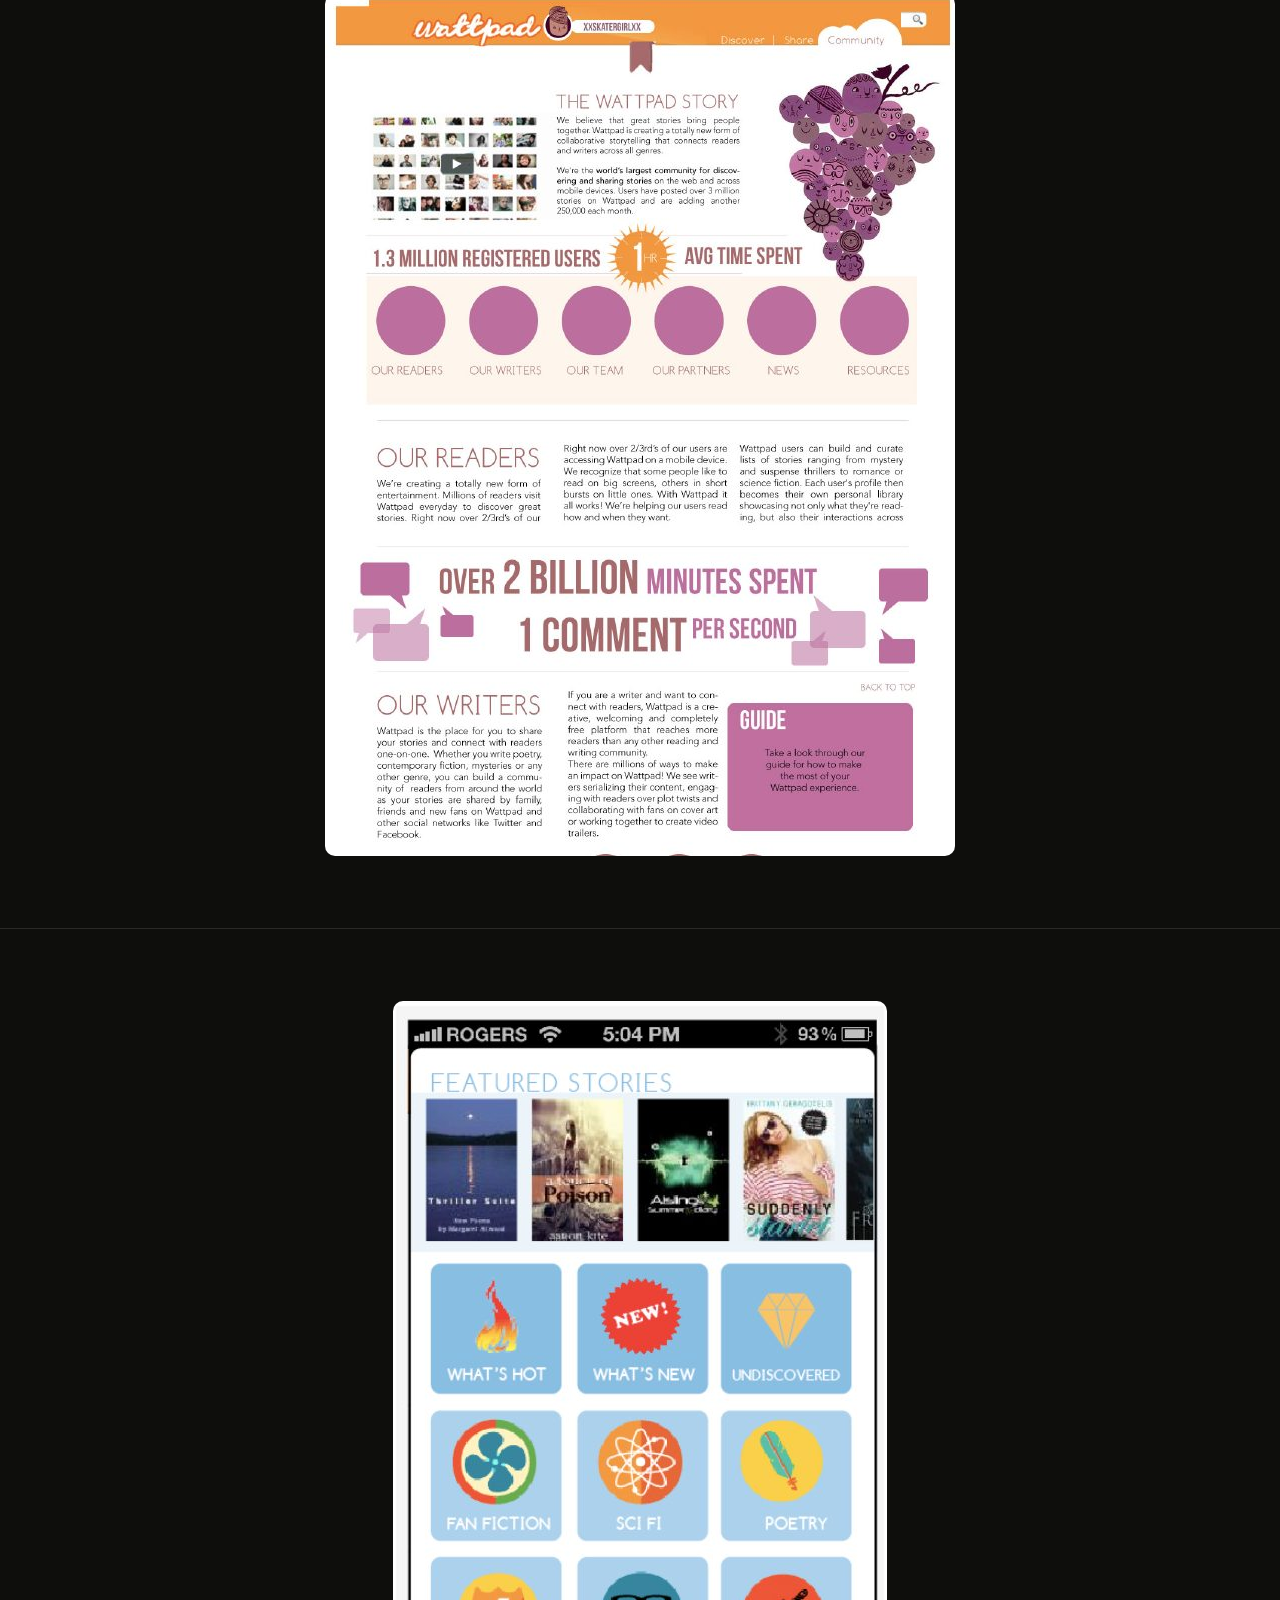
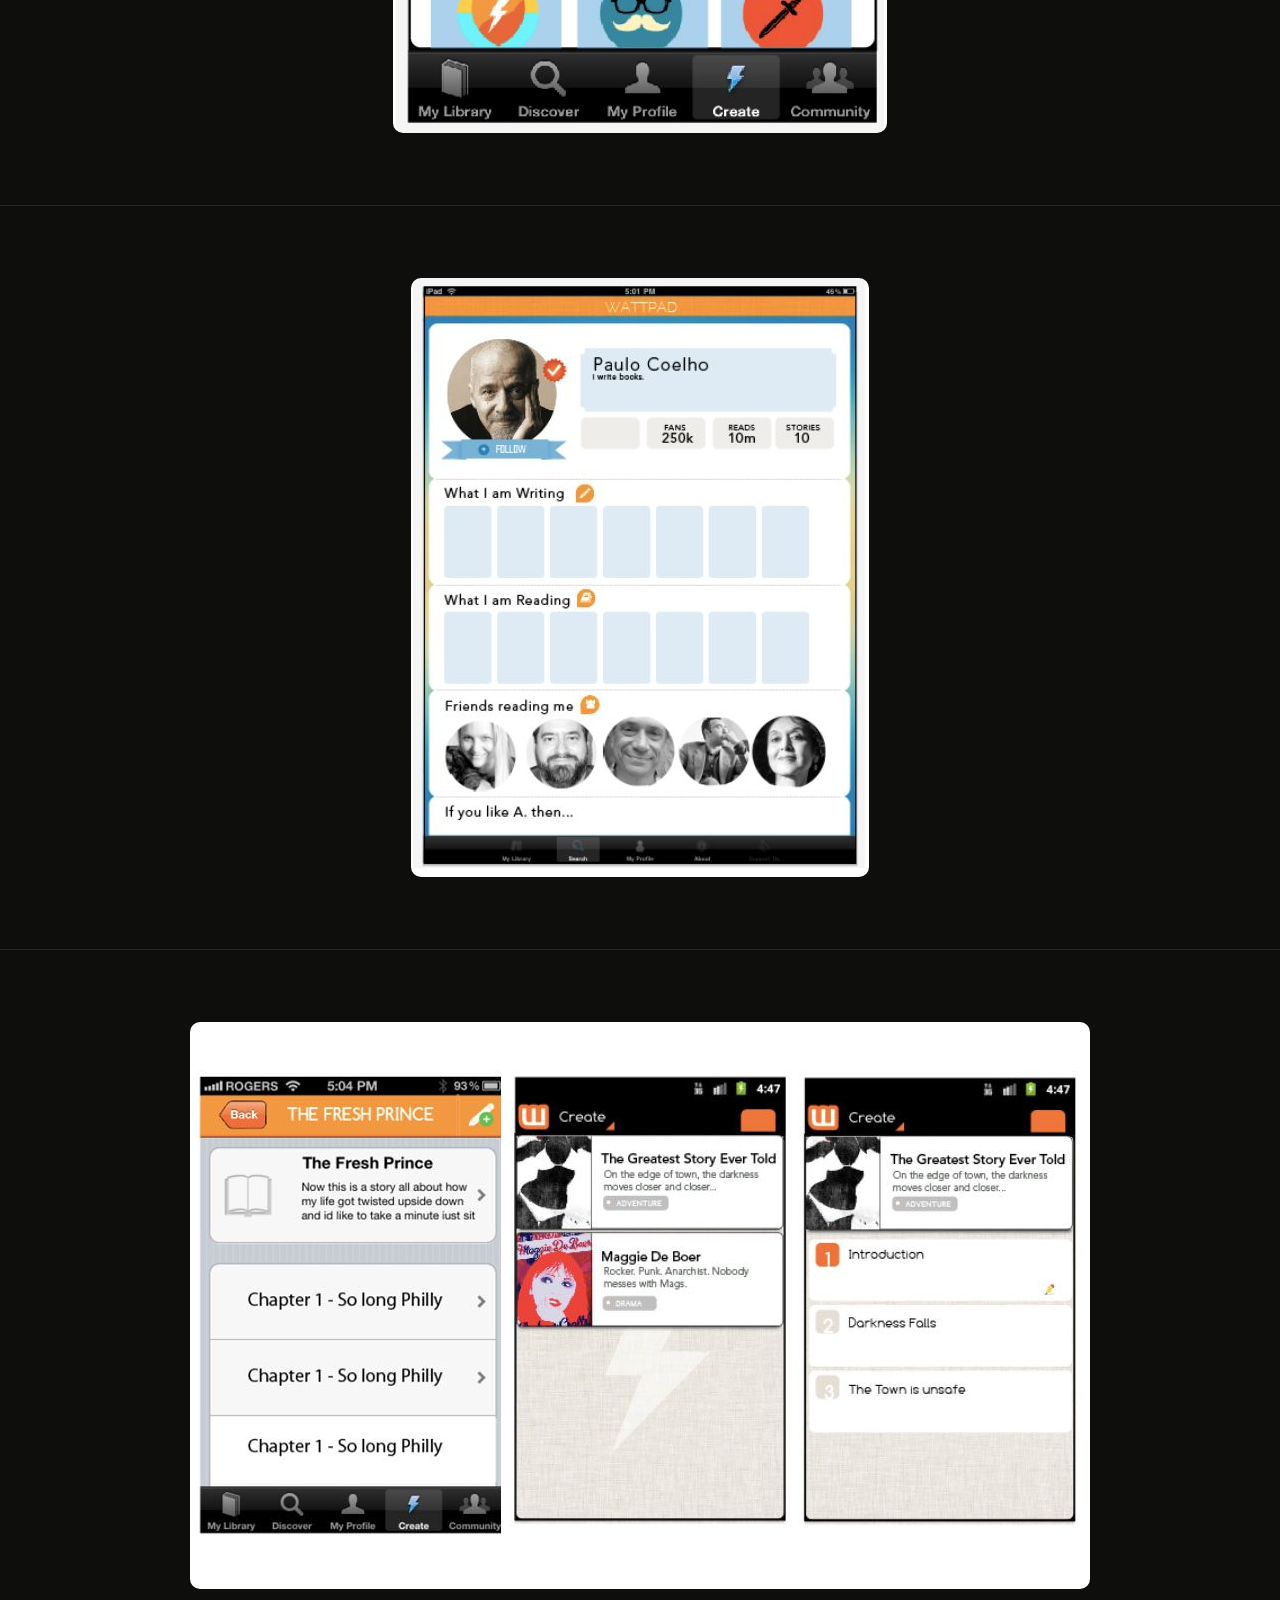
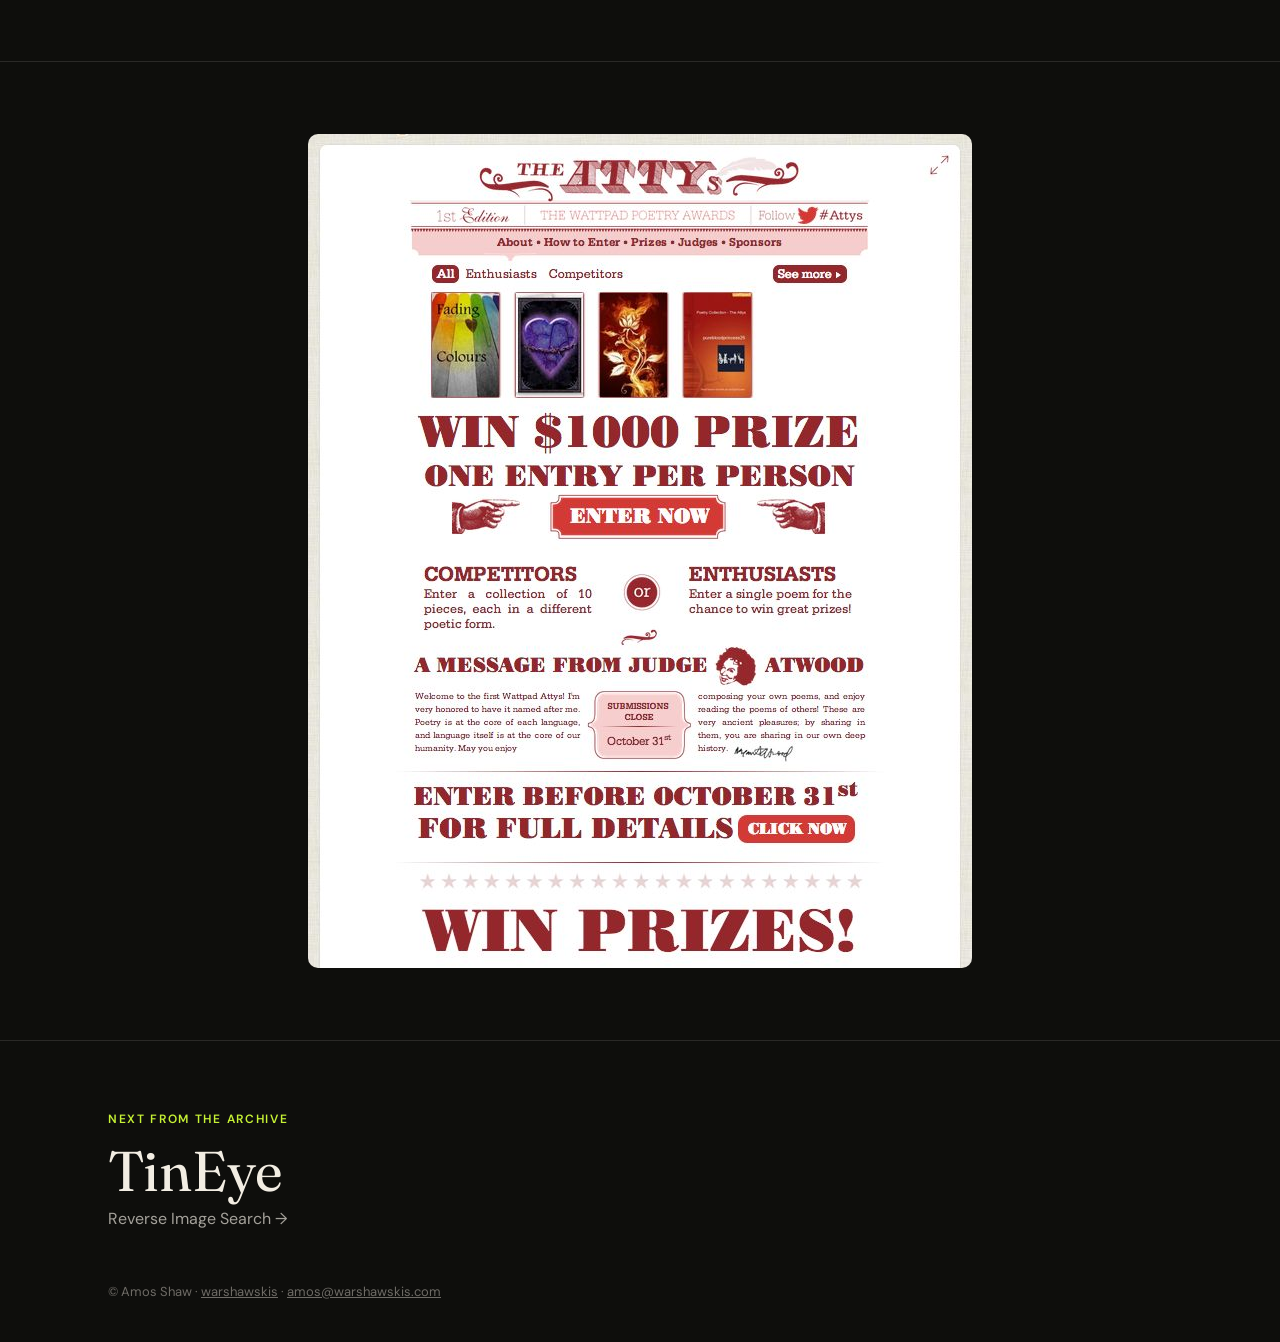
<file: archive/wattpad/index.html>
<!DOCTYPE html>
<html lang="en">
<head>
<meta charset="UTF-8">
<meta name="viewport" content="width=device-width, initial-scale=1.0">
<title>Wattpad | Amos Shaw Archive</title>
<meta name="description" content="Design for the world’s largest community of readers and writers. From the archive of Amos Shaw.">
<meta property="og:image" content="https://warshawskis.com/archive/wattpad/images/cover.jpg">
<link rel="preconnect" href="https://fonts.googleapis.com"><link rel="preconnect" href="https://fonts.gstatic.com" crossorigin><link href="https://fonts.googleapis.com/css2?family=DM+Sans:ital,wght@0,300;0,400;0,500;0,600;0,700;1,400&family=Fraunces:ital,opsz,wght@0,9..144,200..900;1,9..144,200..900&display=swap" rel="stylesheet">
<link rel="stylesheet" href="../../case-studies/case-study.css">
<style>
.gallery { display: grid; grid-template-columns: repeat(auto-fit, minmax(240px, 1fr)); gap: 16px; align-items: start; }
.video { position: relative; aspect-ratio: 16/9; border-radius: 10px; overflow: hidden; background: var(--bg-2); max-width: 980px; margin: 0 auto; }
.video iframe { position: absolute; inset: 0; width: 100%; height: 100%; border: 0; }
.meta--archive { grid-template-columns: 1fr 1fr; }
.sec p a { color: var(--accent); word-break: break-all; }
</style>
</head>
<body>
<nav class="topbar">
  <a href="../../#archive" class="back">&larr; Amos Shaw</a>
  <span class="client">Archive &middot; Mobile &amp; Community</span>
</nav>
<header class="hero">
  <img class="hero-img" src="images/cover.jpg" alt="" loading="eager">
  <div class="hero-text">
    <span class="eyebrow">From the Archive &middot; 2012</span>
    <h1>Wattpad</h1>
    <p class="sub">Design for the world’s largest community of readers and writers.</p>
  </div>
</header>
<main>
<section class="sec"><div class="wrap duo"><div><h2>Overview</h2><p>Life sure is fun when you are part of the largest community of Readers and Writers in the whole gosh darn world.</p></div><dl class="meta meta--archive"><div><dt>Year</dt><dd>2012</dd></div><div><dt>Tags</dt><dd>mobile</dd><dd>startups</dd><dd>Wattpad</dd><dd>social media</dd><dd>Online Community</dd></div></dl></div></section>
<section class="sec sec--media"><div class="wrap"><figure class="media media--img"><img src="images/01.jpg" width="516" height="800" alt="Wattpad — image 1" loading="lazy"></figure></div></section>
<section class="sec sec--media"><div class="wrap"><figure class="media media--img"><img src="images/02.jpg" width="612" height="612" alt="Wattpad — image 2" loading="lazy"></figure></div></section>
<section class="sec sec--media"><div class="wrap"><figure class="media media--img"><img src="images/03.jpg" width="1252" height="626" alt="Wattpad — image 3" loading="lazy"></figure></div></section>
<section class="sec sec--media"><div class="wrap"><figure class="media media--img"><img src="images/04.jpg" width="1166" height="427" alt="Wattpad — image 4" loading="lazy"></figure></div></section>
<section class="sec sec--media"><div class="wrap"><figure class="media media--img"><img src="images/05.jpg" width="1746" height="994" alt="Wattpad — image 5" loading="lazy"></figure></div></section>
<section class="sec sec--media"><div class="wrap"><figure class="media media--img"><img src="images/06.jpg" width="1800" height="1350" alt="Wattpad — image 6" loading="lazy"></figure></div></section>
<section class="sec sec--media"><div class="wrap"><figure class="media media--img"><img src="images/07.jpg" width="814" height="827" alt="Wattpad — image 7" loading="lazy"></figure></div></section>
<section class="sec sec--media"><div class="wrap"><figure class="media media--img"><img src="images/08.jpg" width="630" height="862" alt="Wattpad — image 8" loading="lazy"></figure></div></section>
<section class="sec sec--media"><div class="wrap"><figure class="media media--img"><img src="images/09.jpg" width="494" height="732" alt="Wattpad — image 9" loading="lazy"></figure></div></section>
<section class="sec sec--media"><div class="wrap"><figure class="media media--img"><img src="images/10.jpg" width="458" height="599" alt="Wattpad — image 10" loading="lazy"></figure></div></section>
<section class="sec sec--media"><div class="wrap"><figure class="media media--img"><img src="images/11.jpg" width="900" height="567" alt="Wattpad — image 11" loading="lazy"></figure></div></section>
<section class="sec sec--media"><div class="wrap"><figure class="media media--img"><img src="images/12.jpg" width="664" height="834" alt="Wattpad — image 12" loading="lazy"></figure></div></section>
</main>
<footer class="next">
  <div class="wrap">
    <span class="eyebrow">Next from the archive</span>
    <a href="../tineye/"><span class="next-title">TinEye</span><span class="next-client">Reverse Image Search &rarr;</span></a>
    <p class="foot">&copy; Amos Shaw &middot; <a href="../../">warshawskis</a> &middot; <a href="mailto:amos@warshawskis.com">amos@warshawskis.com</a></p>
  </div>
</footer>
</body>
</html>
</file>
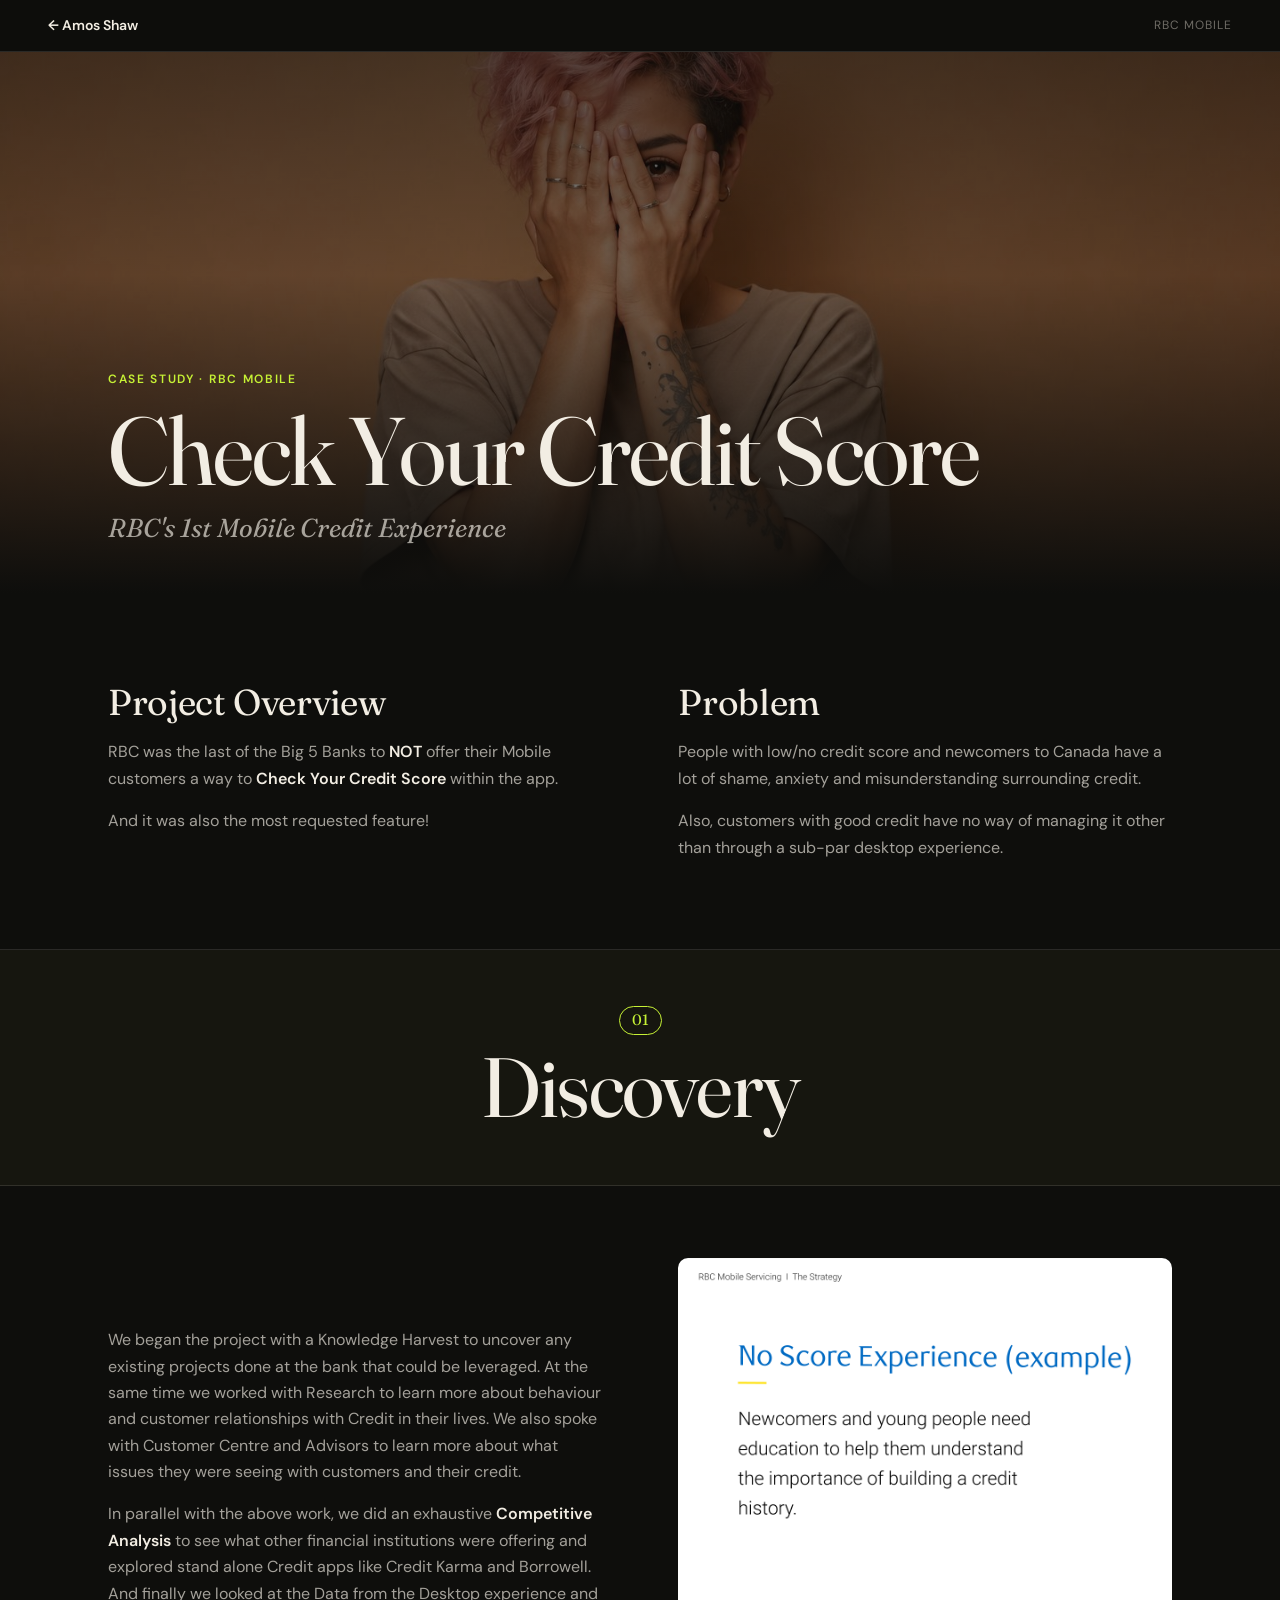
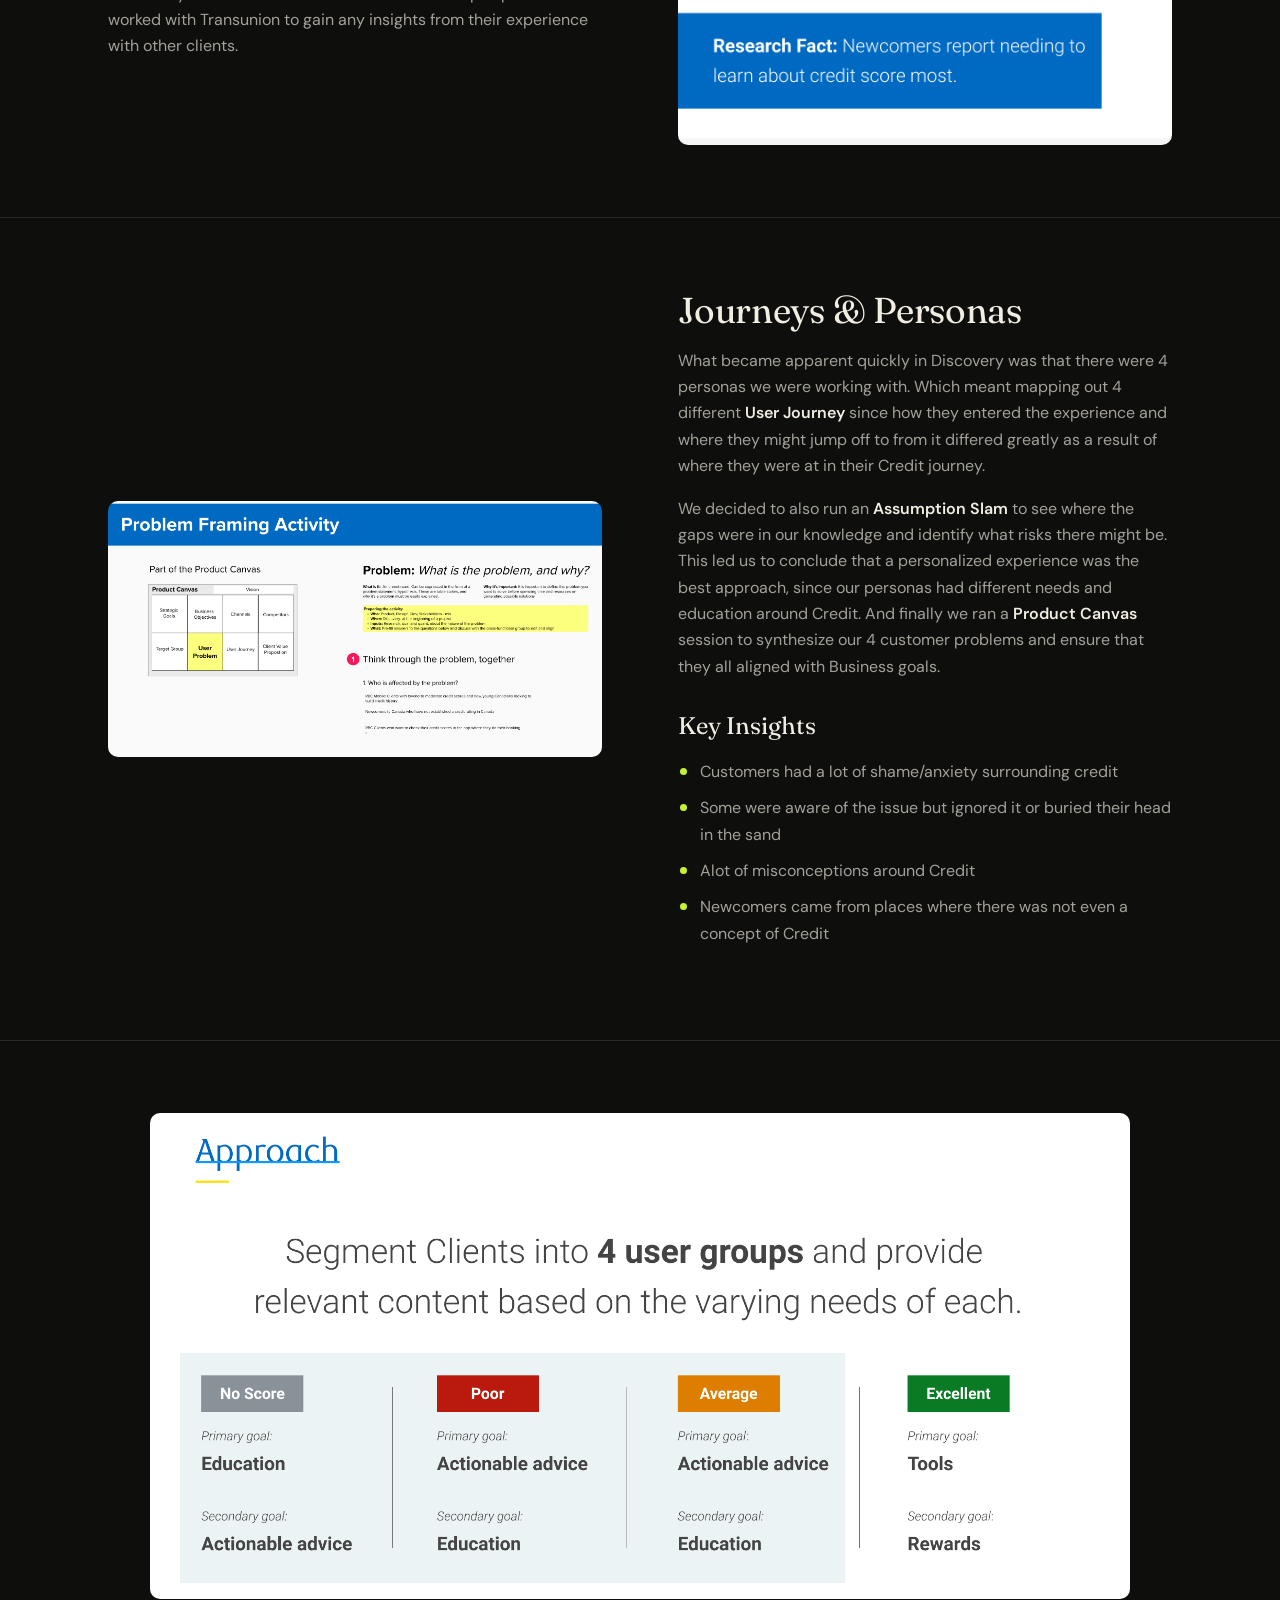
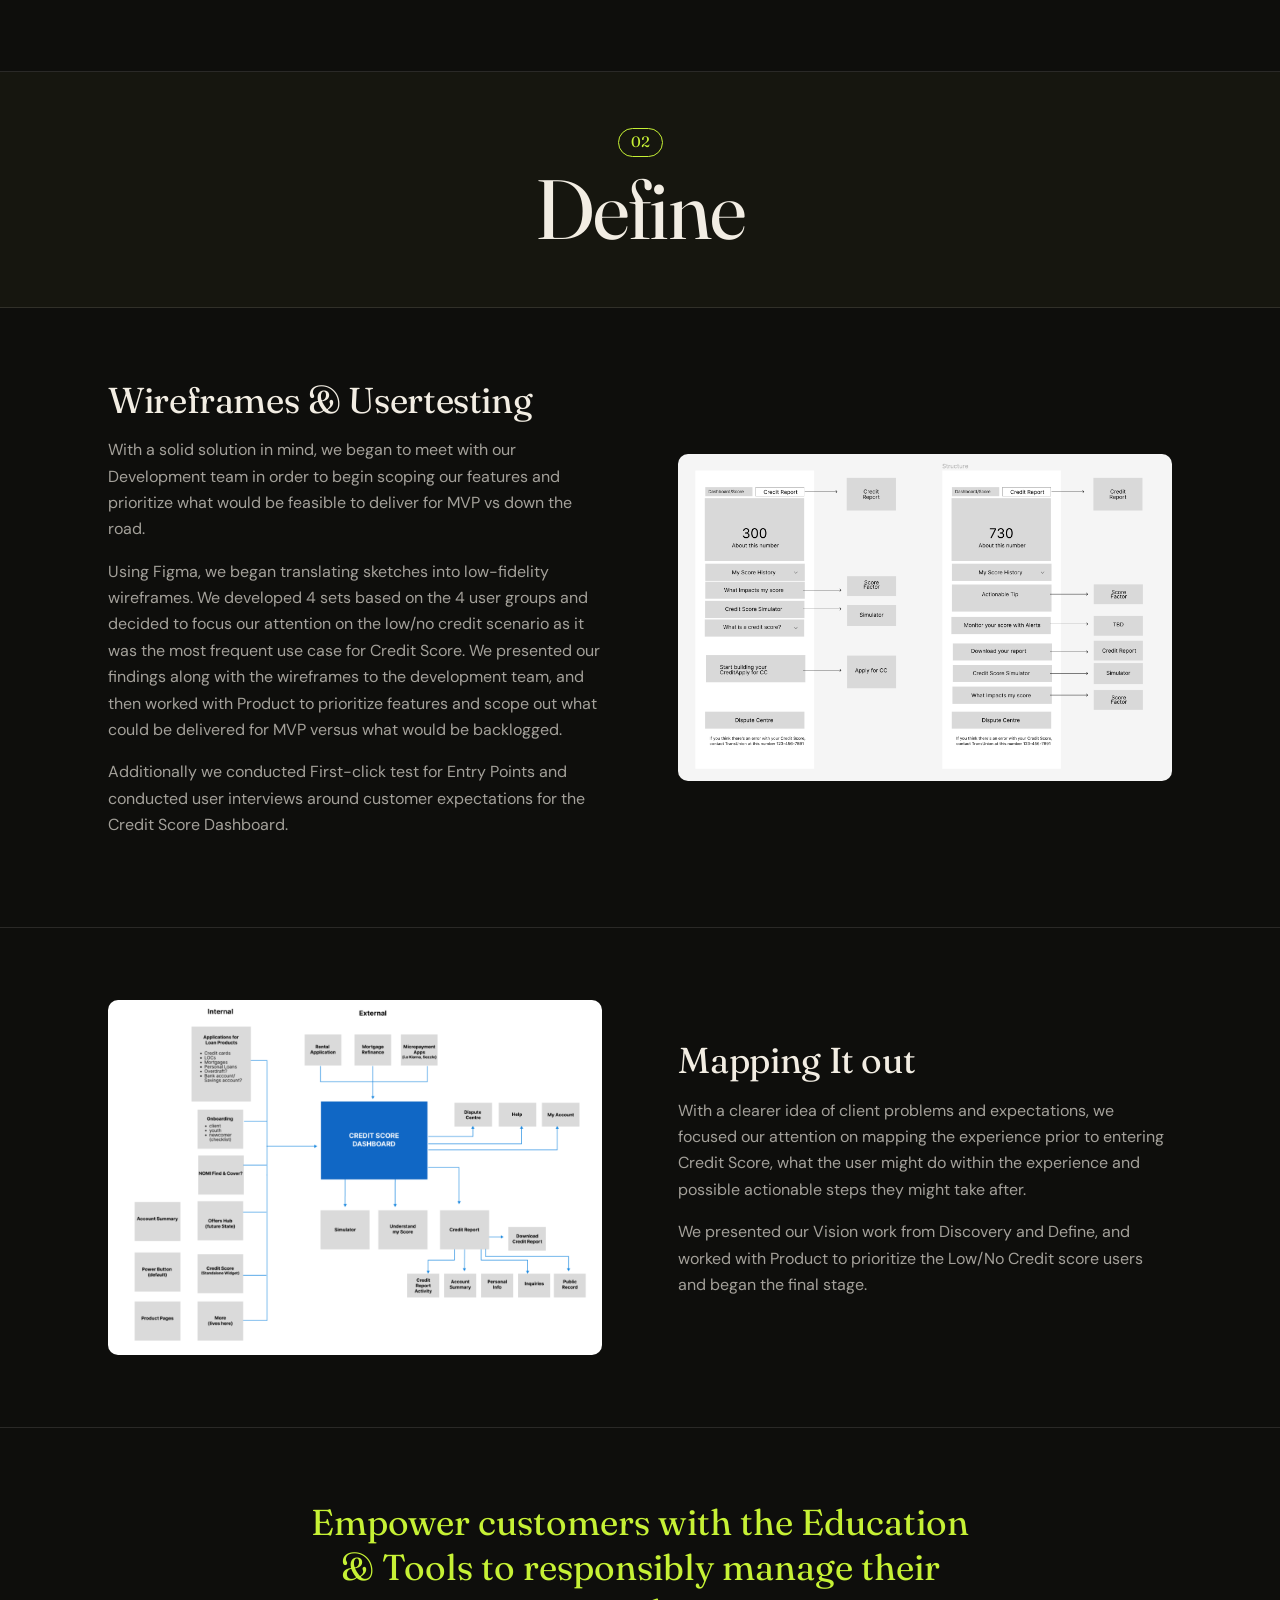
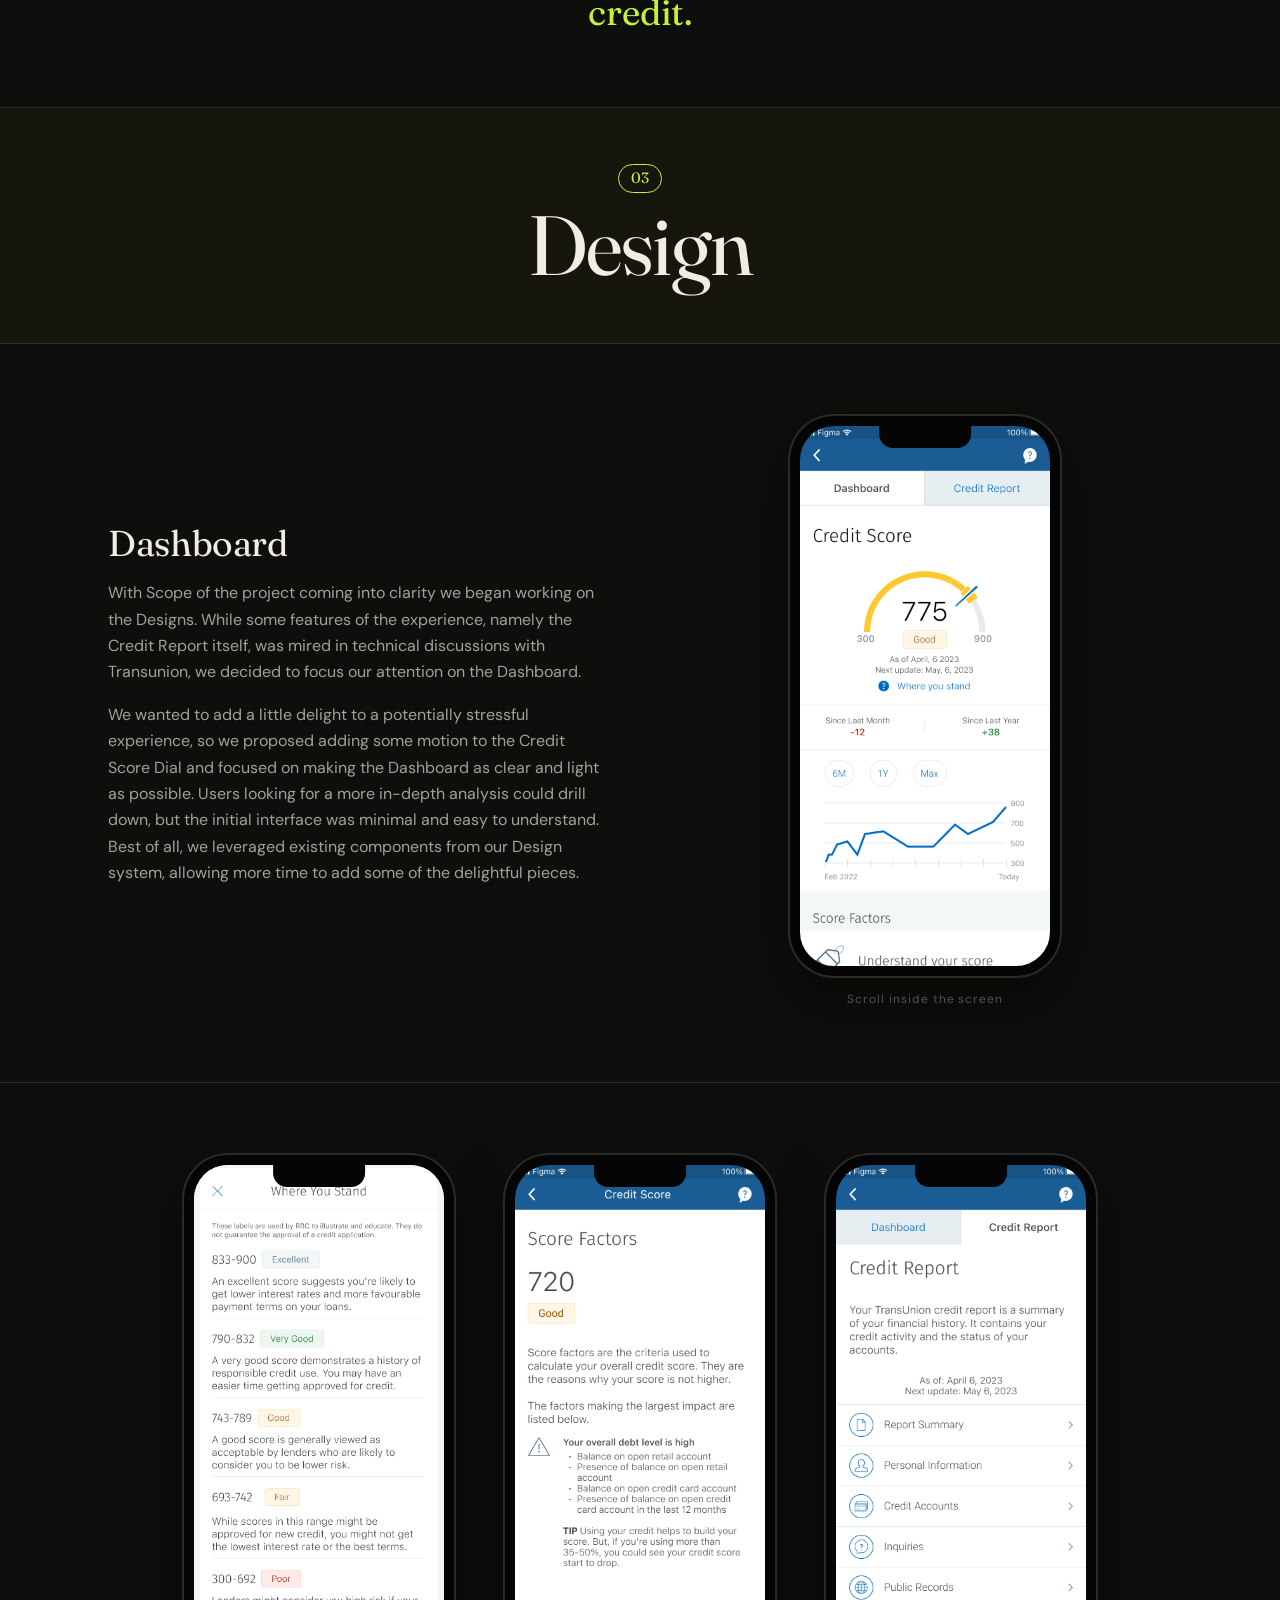
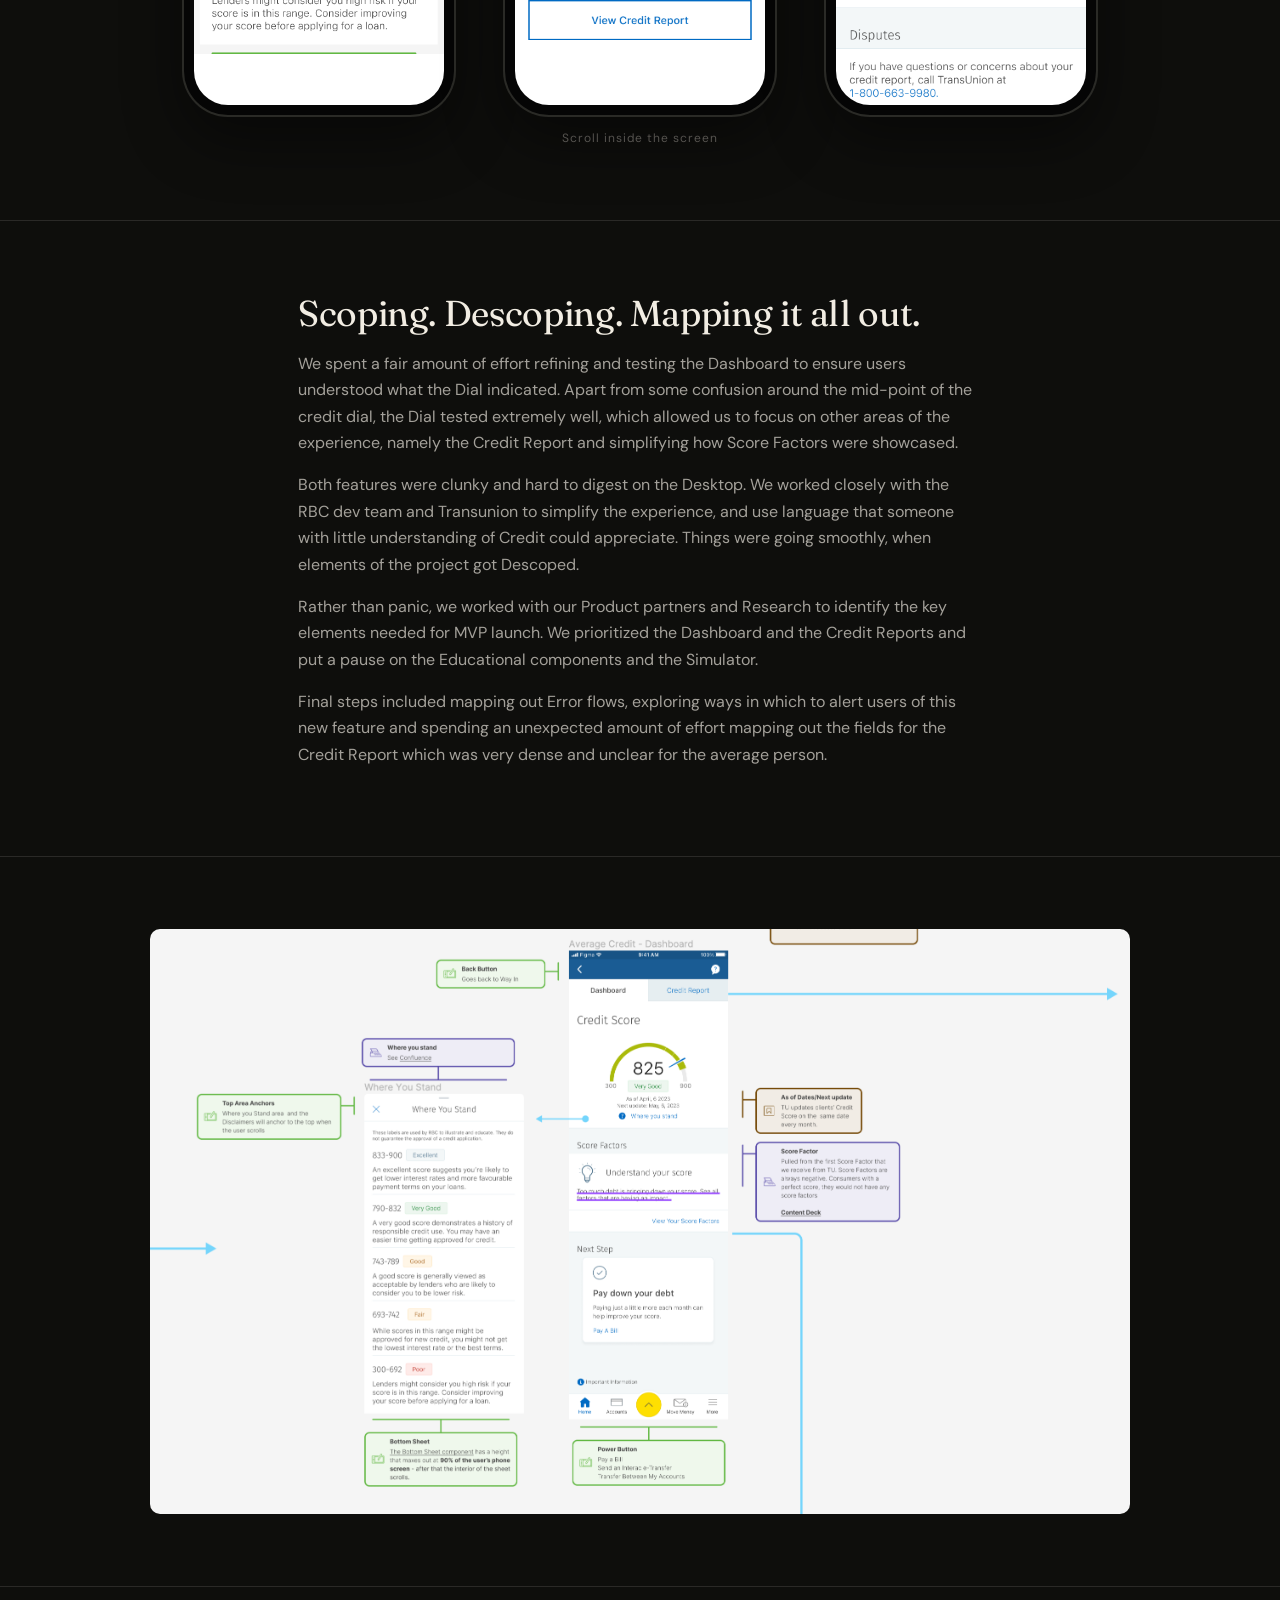
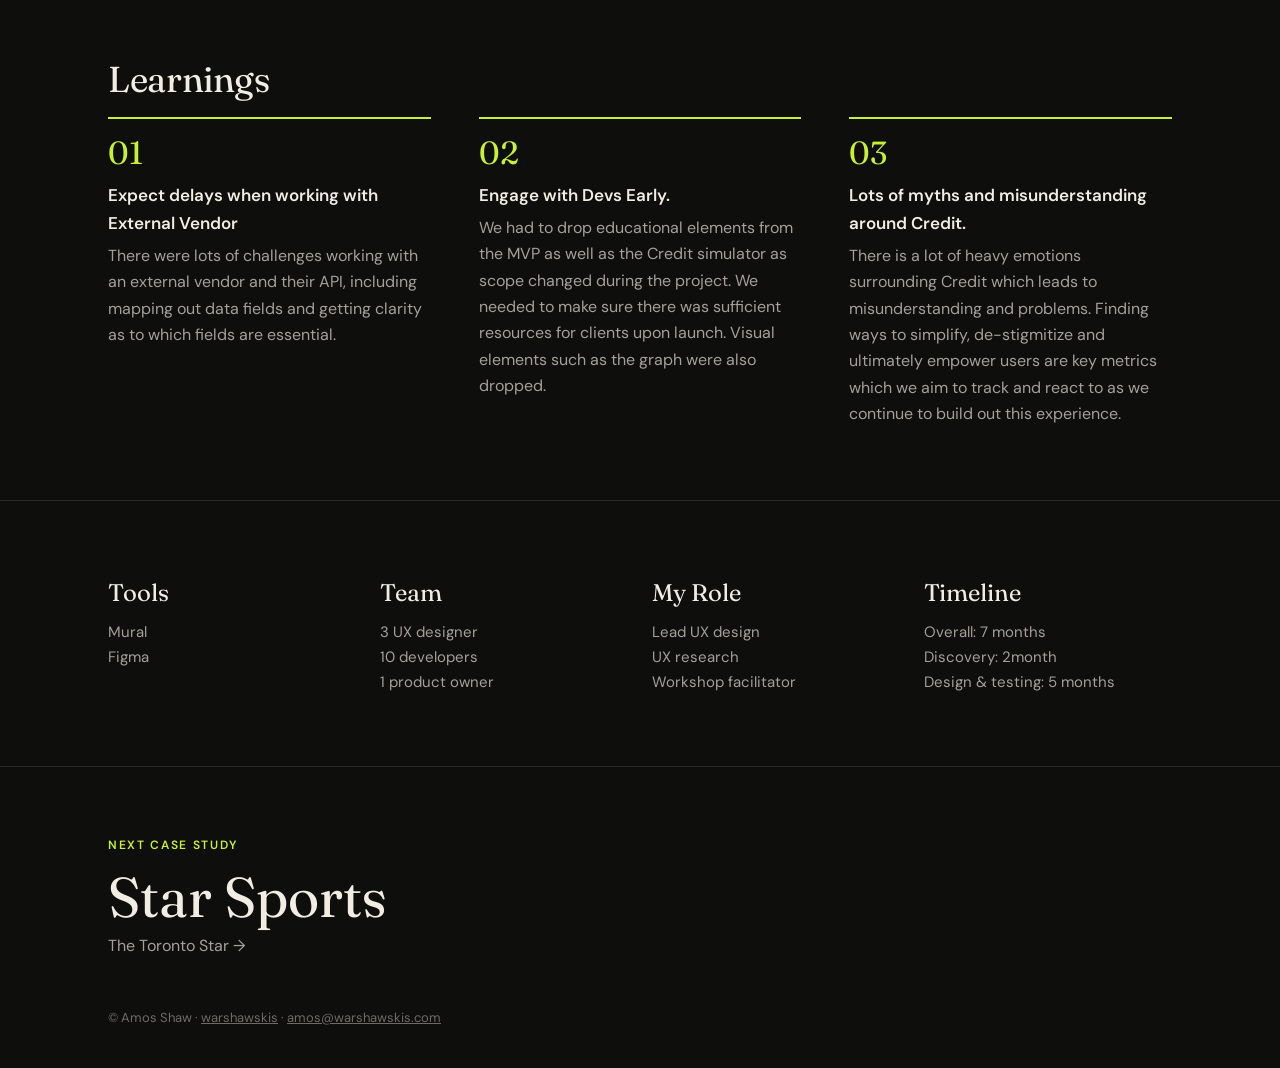
<file: case-studies/rbc-credit-score/index.html>
<!DOCTYPE html>
<html lang="en">
<head>
<meta charset="UTF-8">
<meta name="viewport" content="width=device-width, initial-scale=1.0">
<title>RBC Mobile Credit Score | Amos Shaw UX Case Study</title>
<meta name="description" content="How Amos Shaw redesigned RBC's first mobile credit score experience to make credit data readable and actionable for millions of Canadians.">
<link rel="preconnect" href="https://fonts.googleapis.com">
<link rel="preconnect" href="https://fonts.gstatic.com" crossorigin>
<link href="https://fonts.googleapis.com/css2?family=DM+Sans:ital,wght@0,300;0,400;0,500;0,600;0,700;1,400&family=Fraunces:ital,opsz,wght@0,9..144,200..900;1,9..144,200..900&display=swap" rel="stylesheet">
<link rel="stylesheet" href="../case-study.css">
</head>
<body>
<nav class="topbar">
  <a href="../../#work" class="back">&larr; Amos Shaw</a>
  <span class="client">RBC Mobile</span>
</nav>
<header class="hero">
  <img class="hero-img" src="images/cs__rbc-credit-score__hero.jpg" alt="RBC Credit Score" loading="lazy" onerror="this.onerror=null;this.src='https://uxfolio-prod.s3.us-east-1.amazonaws.com/5fc572c0a9f85600044fd038/6517041d0646030002aa1126/EUYNYyXLXFwnKGGY.jpg'">
  <div class="hero-text">
    <span class="eyebrow">Case Study &middot; RBC Mobile</span>
    <h1>Check Your Credit Score</h1>
    <p class="sub">RBC&#x27;s 1st Mobile Credit Experience</p>
  </div>
</header>
<main>
<section class="sec"><div class="wrap duo"><div><h2>Project Overview</h2><p>RBC was the last of the Big 5 Banks to <strong>NOT</strong> offer their Mobile customers a way to <strong>Check Your Credit Score</strong> within the app.</p>
<p>And it was also the most requested feature!</p></div><div><h2>Problem</h2><p>People with low/no credit score and newcomers to Canada have a lot of shame, anxiety and misunderstanding surrounding credit.</p>
<p>Also, customers with good credit have no way of managing it other than through a sub-par desktop experience.</p></div></div></section>
<section class="divider"><div class="wrap"><span class="phase">01</span><h2>Discovery</h2></div></section>
<section class="sec"><div class="wrap split split--media-right"><div class="split-text"><p>We began the project with a Knowledge Harvest to uncover any existing projects done at the bank that could be leveraged. At the same time we worked with Research to learn more about behaviour and customer relationships with Credit in their lives. We also spoke with Customer Centre and Advisors to learn more about what issues they were seeing with customers and their credit.</p>
<p>In parallel with the above work, we did an exhaustive <strong>Competitive Analysis</strong> to see what other financial institutions were offering and explored stand alone Credit apps like Credit Karma and Borrowell. And finally we looked at the Data from the Desktop experience and worked with Transunion to gain any insights from their experience with other clients.</p></div><figure class="media media--img"><img src="images/cs__rbc-credit-score__discovery-1.png" alt="No Score Experience research finding" loading="lazy" onerror="this.onerror=null;this.src='https://uxfolio-prod.s3.us-east-1.amazonaws.com/5fc572c0a9f85600044fd038/6517041d0646030002aa1126/vuudotDUrkdm4KEt.png'"></figure></div></section>
<section class="sec"><div class="wrap split split--media-left"><div class="split-text"><h2>Journeys &amp; Personas</h2><p>What became apparent quickly in Discovery was that there were 4 personas we were working with. Which meant mapping out 4 different <strong>User Journey</strong> since how they entered the experience and where they might jump off to from it differed greatly as a result of where they were at in their Credit journey.</p>
<p>We decided to also run an <strong>Assumption Slam</strong> to see where the gaps were in our knowledge and identify what risks there might be. This led us to conclude that a personalized experience was the best approach, since our personas had different needs and education around Credit. And finally we ran a <strong>Product Canvas</strong> session to synthesize our 4 customer problems and ensure that they all aligned with Business goals.</p>
<h3>Key Insights</h3>
<ul><li>Customers had a lot of shame/anxiety surrounding credit</li><li>Some were aware of the issue but ignored it or buried their head in the sand</li><li>Alot of misconceptions around Credit</li><li>Newcomers came from places where there was not even a concept of Credit</li></ul></div><figure class="media media--img"><img src="images/cs__rbc-credit-score__discovery-2.png" alt="Problem Framing Activity" loading="lazy" onerror="this.onerror=null;this.src='https://uxfolio-prod.s3.us-east-1.amazonaws.com/5fc572c0a9f85600044fd038/6517041d0646030002aa1126/HLB7ROJJMZkmTPLx.png'"></figure></div></section>
<section class="sec sec--media"><div class="wrap"><figure class="media media--img"><img src="images/cs__rbc-credit-score__journeys.png" alt="Approach: segment clients into 4 user groups" loading="lazy" onerror="this.onerror=null;this.src='https://uxfolio-prod.s3.us-east-1.amazonaws.com/5fc572c0a9f85600044fd038/6517041d0646030002aa1126/HCJxWCDnionh2hdI.png'"></figure></div></section>
<section class="divider"><div class="wrap"><span class="phase">02</span><h2>Define</h2></div></section>
<section class="sec"><div class="wrap split split--media-right"><div class="split-text"><h2>Wireframes &amp; Usertesting</h2><p>With a solid solution in mind, we began to meet with our Development team in order to begin scoping our features and prioritize what would be feasible to deliver for MVP vs down the road.</p>
<p>Using Figma, we began translating sketches into low-fidelity wireframes. We developed 4 sets based on the 4 user groups and decided to focus our attention on the low/no credit scenario as it was the most frequent use case for Credit Score. We presented our findings along with the wireframes to the development team, and then worked with Product to prioritize features and scope out what could be delivered for MVP versus what would be backlogged.</p>
<p>Additionally we conducted First-click test for Entry Points and conducted user interviews around customer expectations for the Credit Score Dashboard.</p></div><figure class="media media--img"><img src="images/cs__rbc-credit-score__wireframes-1.png" alt="Low-fidelity wireframes" loading="lazy" onerror="this.onerror=null;this.src='https://uxfolio-prod.s3.us-east-1.amazonaws.com/5fc572c0a9f85600044fd038/6517041d0646030002aa1126/pHMdIb0tX81rJOAp.png'"></figure></div></section>
<section class="sec"><div class="wrap split split--media-left"><div class="split-text"><h2>Mapping It out</h2><p>With a clearer idea of client problems and expectations, we focused our attention on mapping the experience prior to entering Credit Score, what the user might do within the experience and possible actionable steps they might take after.</p>
<p>We presented our Vision work from Discovery and Define, and worked with Product to prioritize the Low/No Credit score users and began the final stage.</p></div><figure class="media media--img"><img src="images/cs__rbc-credit-score__wireframes-2.png" alt="Experience map around the Credit Score Dashboard" loading="lazy" onerror="this.onerror=null;this.src='https://uxfolio-prod.s3.us-east-1.amazonaws.com/5fc572c0a9f85600044fd038/6517041d0646030002aa1126/ssArWMAmxNWHpKxq.png'"></figure></div></section>
<section class="sec"><div class="wrap narrow"><p class="pull">Empower customers with the Education &amp; Tools to responsibly manage their credit.</p></div></section>
<section class="divider"><div class="wrap"><span class="phase">03</span><h2>Design</h2></div></section>
<section class="sec"><div class="wrap split split--media-right"><div class="split-text"><h2>Dashboard</h2><p>With Scope of the project coming into clarity we began working on the Designs. While some features of the experience, namely the Credit Report itself, was mired in technical discussions with Transunion, we decided to focus our attention on the Dashboard.</p>
<p>We wanted to add a little delight to a potentially stressful experience, so we proposed adding some motion to the Credit Score Dial and focused on making the Dashboard as clear and light as possible. Users looking for a more in-depth analysis could drill down, but the initial interface was minimal and easy to understand. Best of all, we leveraged existing components from our Design system, allowing more time to add some of the delightful pieces.</p></div><figure class="media media--phone"><div class="phone"><div class="phone-screen" tabindex="0" aria-label="Credit Score dashboard, scrollable"><img src="images/cs__rbc-credit-score__dashboard.jpg" alt="Credit Score dashboard" loading="lazy" onerror="this.onerror=null;this.src='https://uxfolio-prod.s3.us-east-1.amazonaws.com/5fc572c0a9f85600044fd038/6517041d0646030002aa1126/HwfvaNwBFRlrJwrN.jpg'"></div></div></figure></div></section>
<section class="sec"><div class="wrap"><div class="phones" role="region" aria-label="Where You Stand, Score Factors and Credit Report screens" tabindex="0"><div class="phone"><div class="phone-screen" tabindex="0" aria-label="Where You Stand, Score Factors and Credit Report screens, scrollable"><img src="images/cs__rbc-credit-score__dashgallery-1.png" alt="Where You Stand, Score Factors and Credit Report screens" loading="lazy" onerror="this.onerror=null;this.src='https://uxfolio-prod.s3.us-east-1.amazonaws.com/5fc572c0a9f85600044fd038/6517041d0646030002aa1126/4uLPqhuHJBNacxWa.png'"></div></div><div class="phone"><div class="phone-screen" tabindex="0" aria-label="Where You Stand, Score Factors and Credit Report screens, scrollable"><img src="images/cs__rbc-credit-score__dashgallery-2.png" alt="Where You Stand, Score Factors and Credit Report screens" loading="lazy" onerror="this.onerror=null;this.src='https://uxfolio-prod.s3.us-east-1.amazonaws.com/5fc572c0a9f85600044fd038/6517041d0646030002aa1126/PU9oJQ6P7STJbHZ8.png'"></div></div><div class="phone"><div class="phone-screen" tabindex="0" aria-label="Where You Stand, Score Factors and Credit Report screens, scrollable"><img src="images/cs__rbc-credit-score__dashgallery-3.png" alt="Where You Stand, Score Factors and Credit Report screens" loading="lazy" onerror="this.onerror=null;this.src='https://uxfolio-prod.s3.us-east-1.amazonaws.com/5fc572c0a9f85600044fd038/6517041d0646030002aa1126/zfzaOyodUfozUiQT.png'"></div></div></div></div></section>
<section class="sec sec--text"><div class="wrap narrow"><h2>Scoping. Descoping. Mapping it all out.</h2><p>We spent a fair amount of effort refining and testing the Dashboard to ensure users understood what the Dial indicated. Apart from some confusion around the mid-point of the credit dial, the Dial tested extremely well, which allowed us to focus on other areas of the experience, namely the Credit Report and simplifying how Score Factors were showcased.</p>
<p>Both features were clunky and hard to digest on the Desktop. We worked closely with the RBC dev team and Transunion to simplify the experience, and use language that someone with little understanding of Credit could appreciate. Things were going smoothly, when elements of the project got Descoped.</p>
<p>Rather than panic, we worked with our Product partners and Research to identify the key elements needed for MVP launch. We prioritized the Dashboard and the Credit Reports and put a pause on the Educational components and the Simulator.</p>
<p>Final steps included mapping out Error flows, exploring ways in which to alert users of this new feature and spending an unexpected amount of effort mapping out the fields for the Credit Report which was very dense and unclear for the average person.</p></div></section>
<section class="sec sec--media"><div class="wrap"><figure class="media media--img"><img src="images/cs__rbc-credit-score__scoping.png" alt="Annotated Average Credit dashboard flow" loading="lazy" onerror="this.onerror=null;this.src='https://uxfolio-prod.s3.us-east-1.amazonaws.com/5fc572c0a9f85600044fd038/6517041d0646030002aa1126/IVvPJBY9EM4ERqcx.png'"></figure></div></section>
<section class="sec"><div class="wrap"><h2>Learnings</h2><ol class="learnings"><li><span class="num">01</span><h4>Expect delays when working with External Vendor</h4><p>There were lots of challenges working with an external vendor and their API, including mapping out data fields and getting clarity as to which fields are essential.</p></li><li><span class="num">02</span><h4>Engage with Devs Early.</h4><p>We had to drop educational elements from the MVP as well as the Credit simulator as scope changed during the project. We needed to make sure there was sufficient resources for clients upon launch. Visual elements such as the graph were also dropped.</p></li><li><span class="num">03</span><h4>Lots of myths and misunderstanding around Credit.</h4><p>There is a lot of heavy emotions surrounding Credit which leads to misunderstanding and problems. Finding ways to simplify, de-stigmitize and ultimately empower users are key metrics which we aim to track and react to as we continue to build out this experience.</p></li></ol></div></section>
<section class="sec"><div class="wrap"><dl class="meta"><div><dt>Tools</dt><dd>Mural</dd><dd>Figma</dd></div><div><dt>Team</dt><dd>3 UX designer</dd><dd>10 developers</dd><dd>1 product owner</dd></div><div><dt>My Role</dt><dd>Lead UX design</dd><dd>UX research</dd><dd>Workshop facilitator</dd></div><div><dt>Timeline</dt><dd>Overall: 7 months</dd><dd>Discovery: 2month</dd><dd>Design &amp; testing: 5 months</dd></div></dl></div></section>
</main>
<footer class="next">
  <div class="wrap">
    <span class="eyebrow">Next case study</span>
    <a href="../star-sports/"><span class="next-title">Star Sports</span><span class="next-client">The Toronto Star &rarr;</span></a>
    <p class="foot">&copy; Amos Shaw &middot; <a href="../../">warshawskis</a> &middot; <a href="mailto:amos@warshawskis.com">amos@warshawskis.com</a></p>
  </div>
</footer>
</body>
</html>
</file>
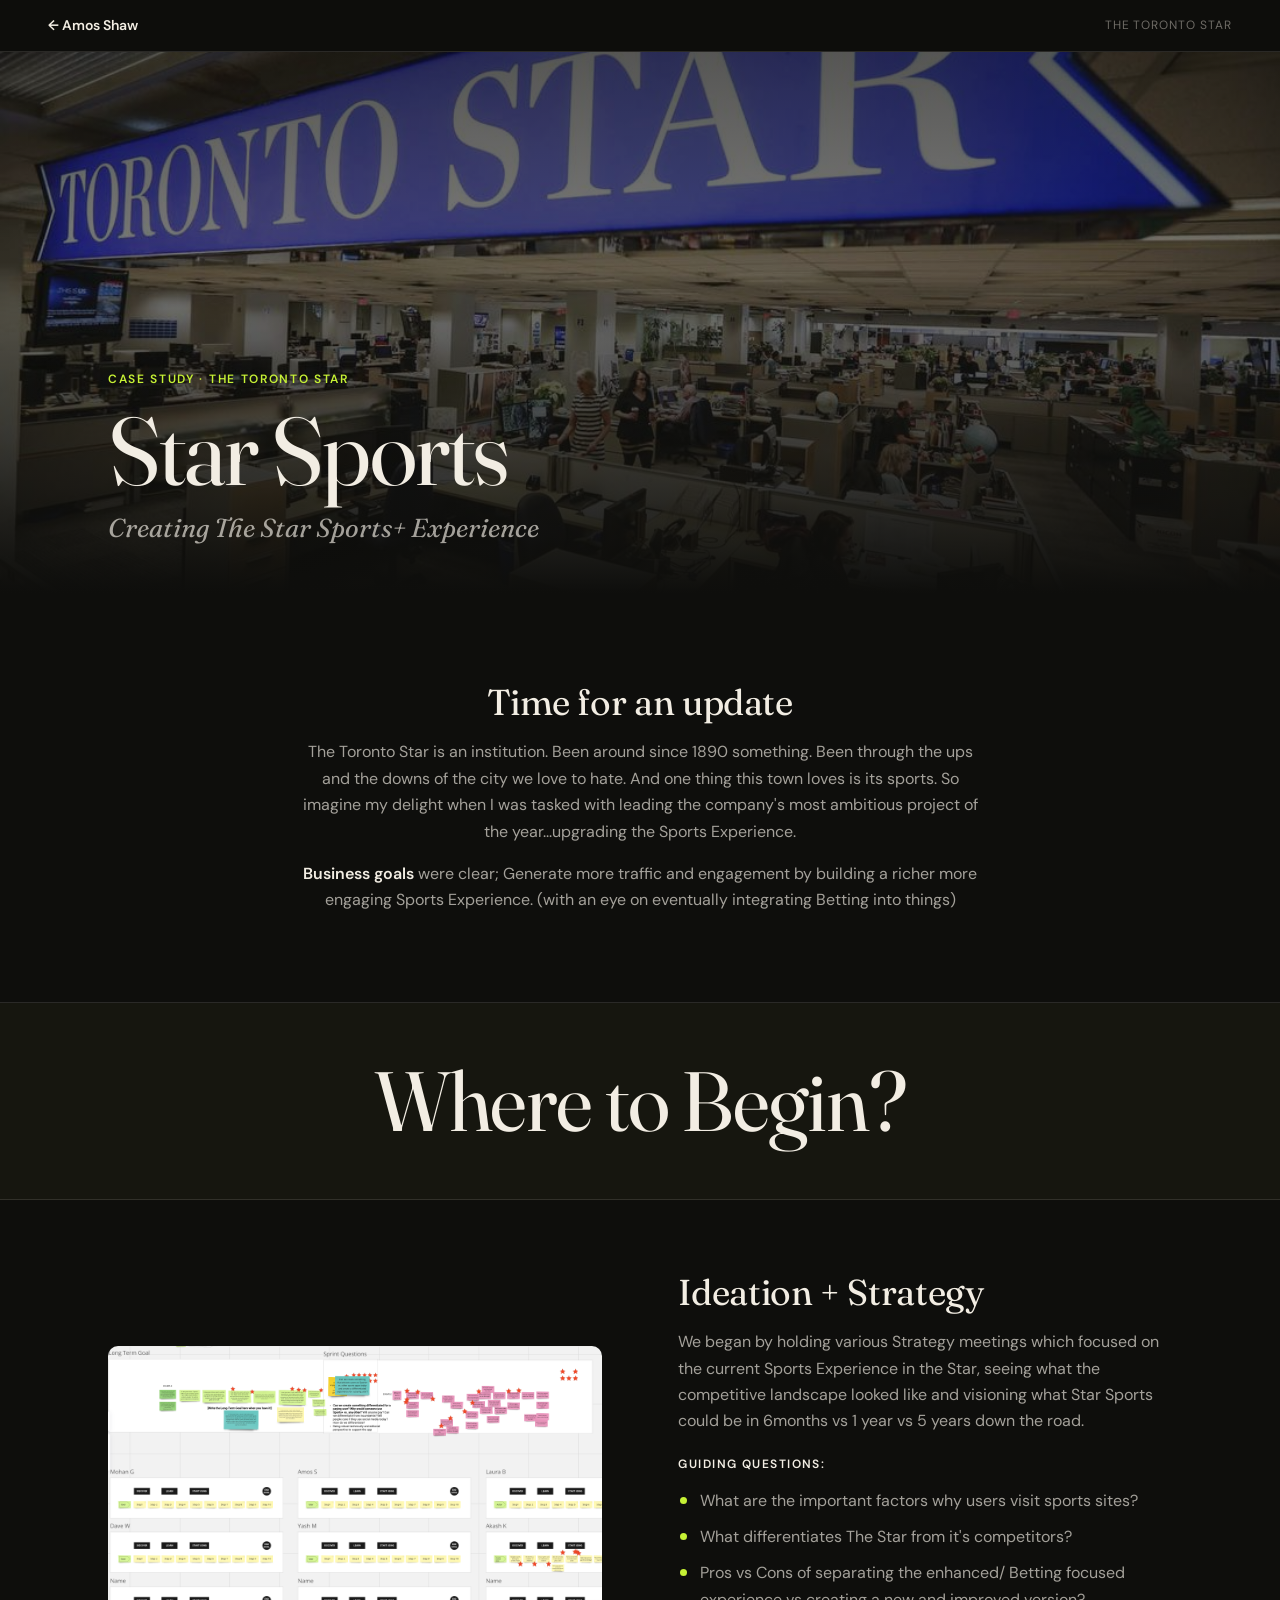
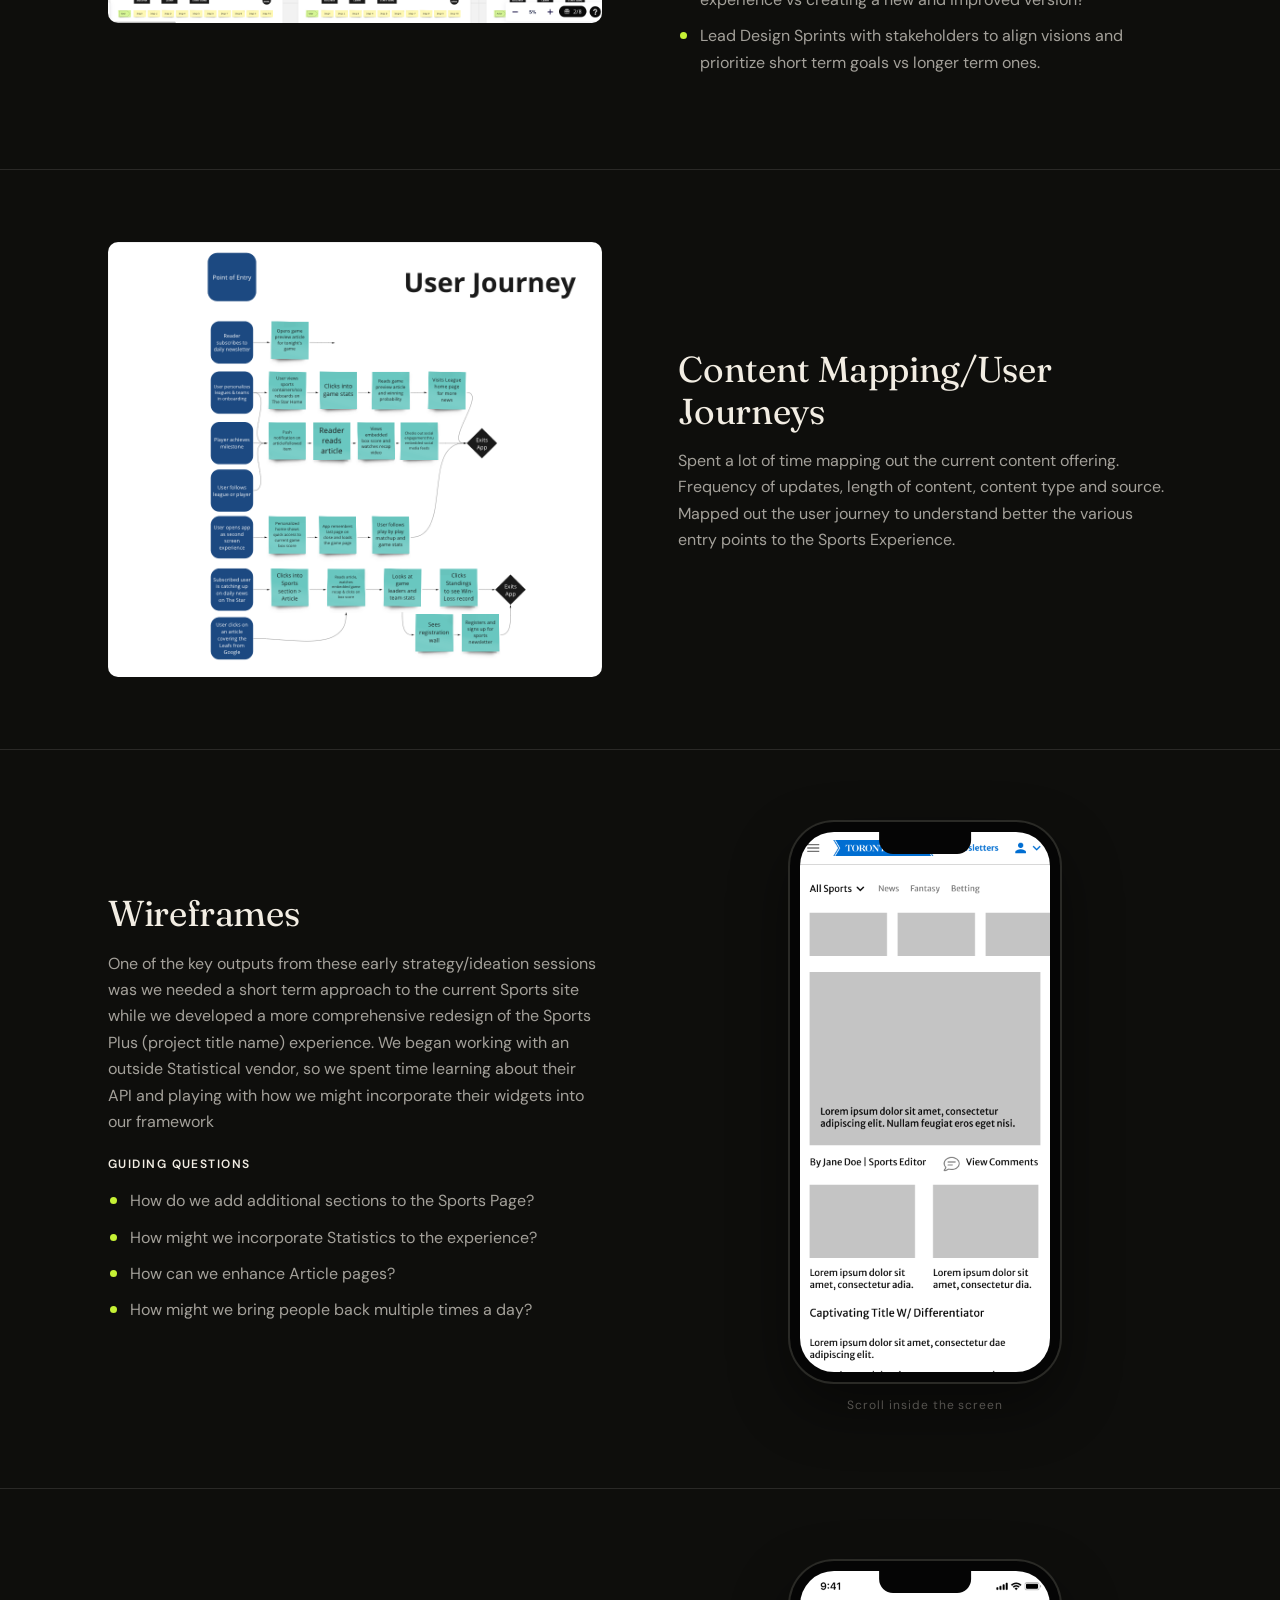
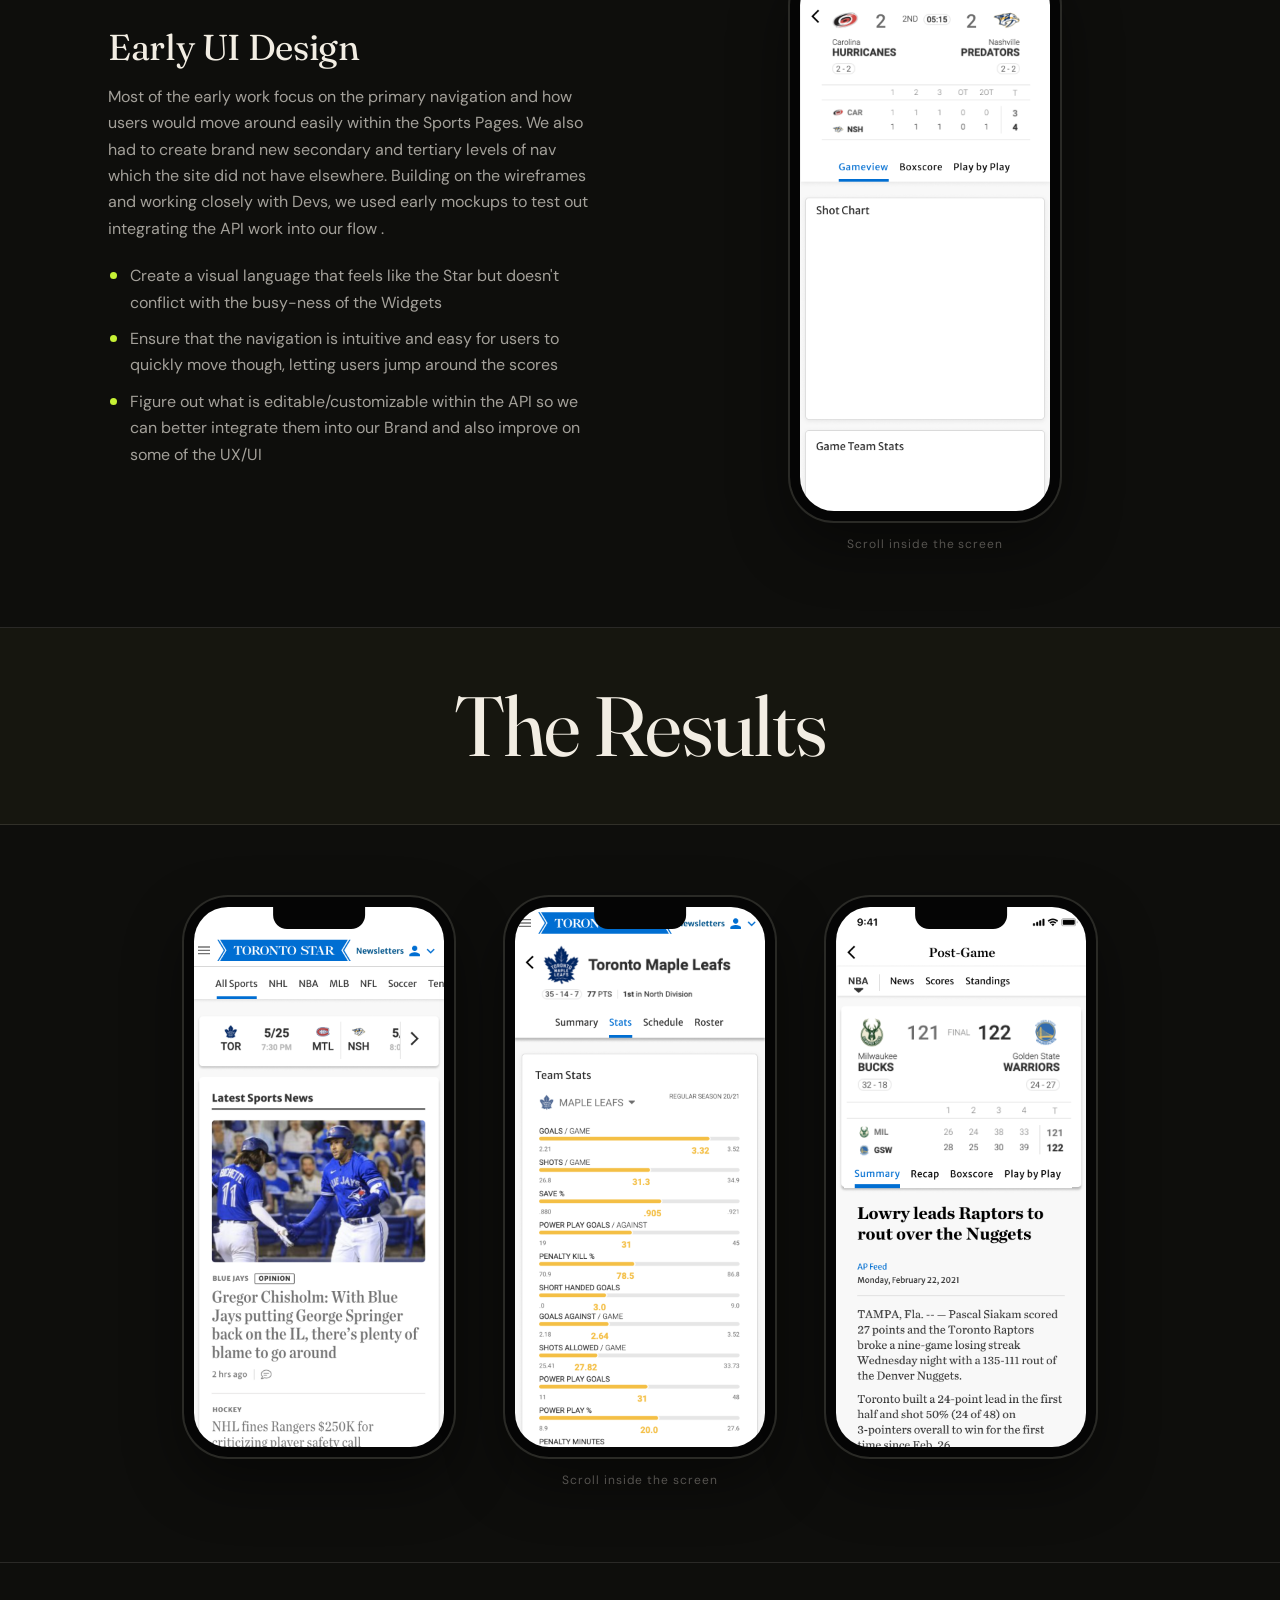
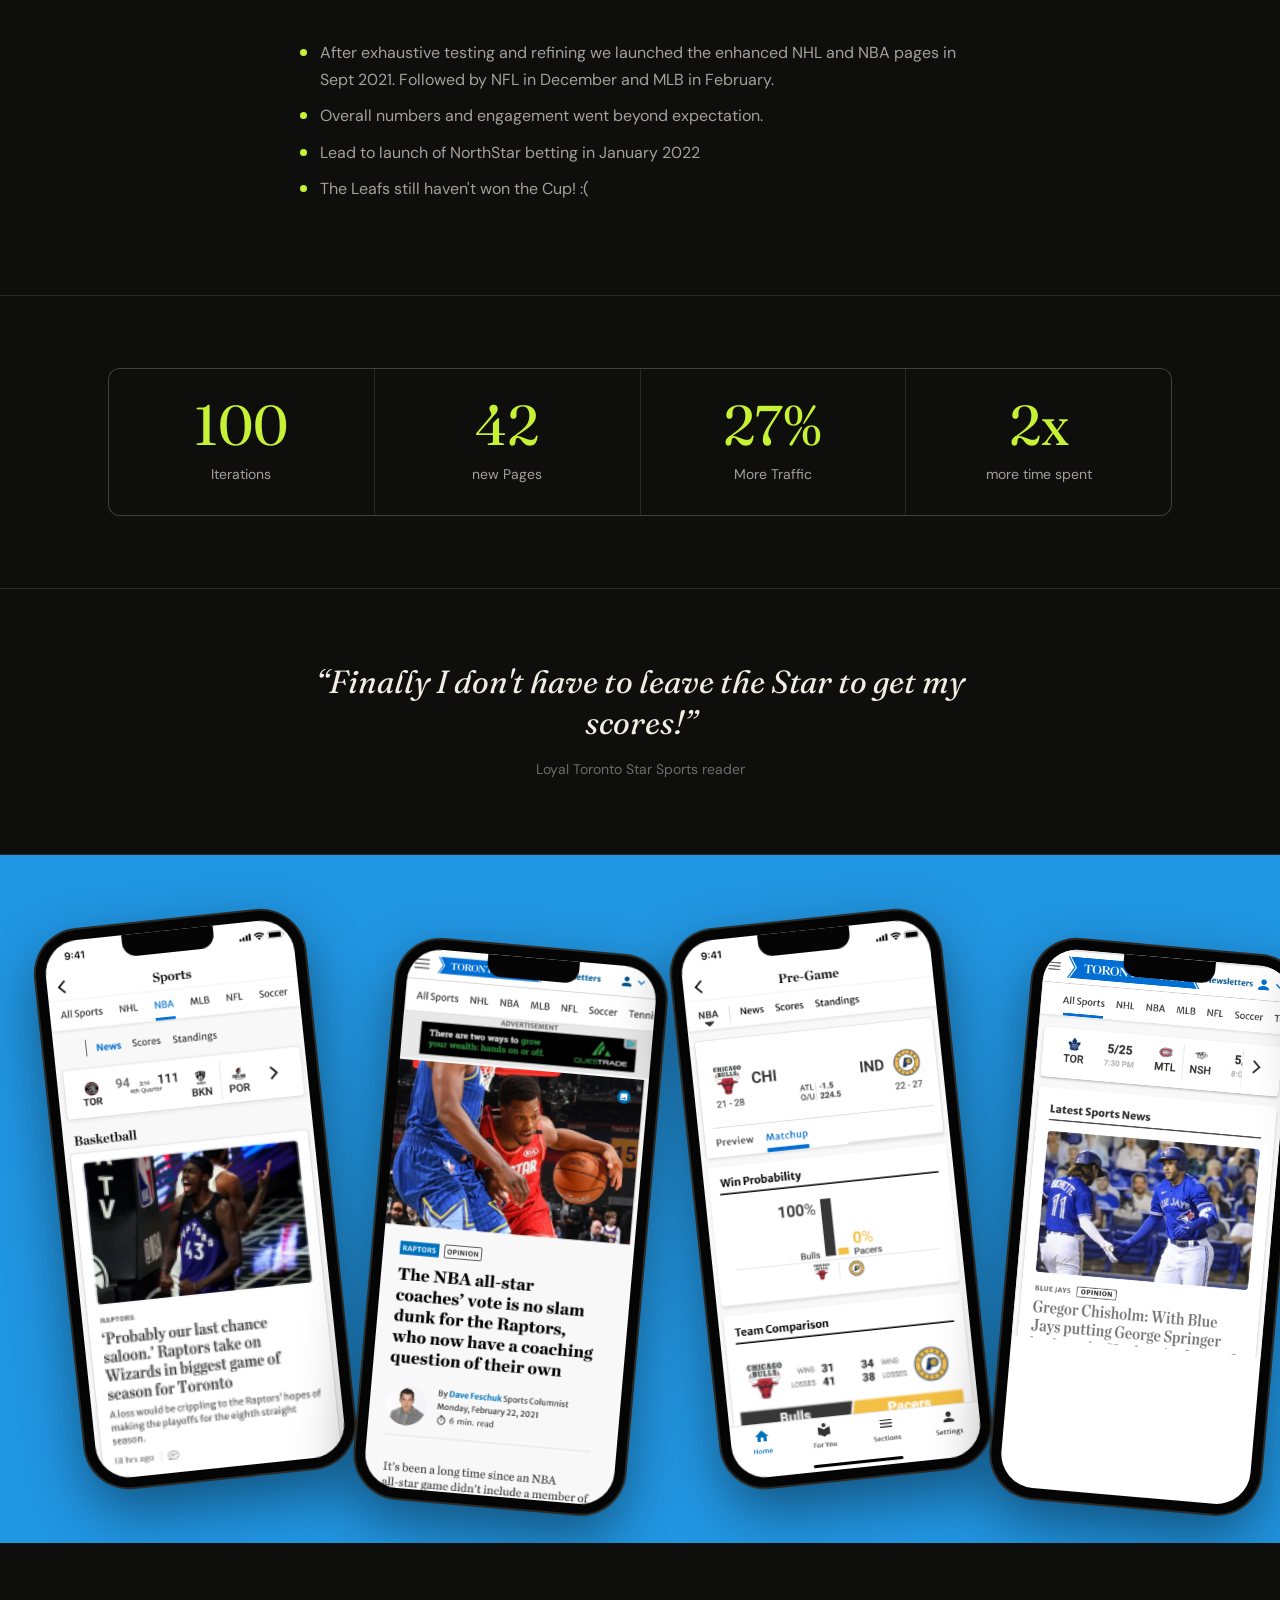
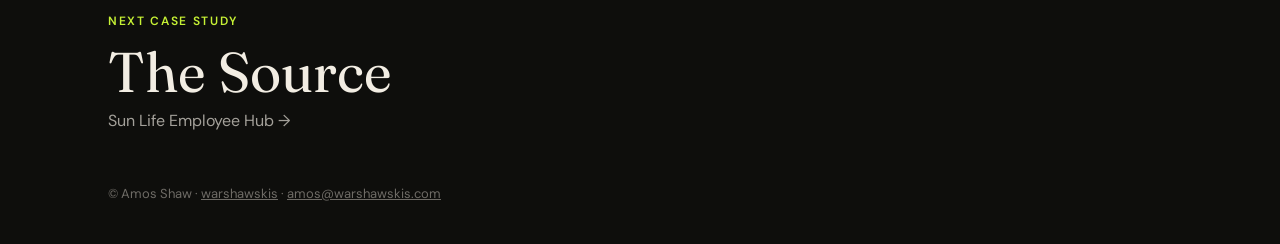
<file: case-studies/star-sports/index.html>
<!DOCTYPE html>
<html lang="en">
<head>
<meta charset="UTF-8">
<meta name="viewport" content="width=device-width, initial-scale=1.0">
<title>Toronto Star Sports+ | Amos Shaw UX Case Study</title>
<meta name="description" content="Designing the Toronto Star's premium Sports+ experience from scratch: 42 new pages, more time spent and more traffic. A UX and product case study by Amos Shaw.">
<link rel="preconnect" href="https://fonts.googleapis.com">
<link rel="preconnect" href="https://fonts.gstatic.com" crossorigin>
<link href="https://fonts.googleapis.com/css2?family=DM+Sans:ital,wght@0,300;0,400;0,500;0,600;0,700;1,400&family=Fraunces:ital,opsz,wght@0,9..144,200..900;1,9..144,200..900&display=swap" rel="stylesheet">
<link rel="stylesheet" href="../case-study.css">
</head>
<body>
<nav class="topbar">
  <a href="../../#work" class="back">&larr; Amos Shaw</a>
  <span class="client">The Toronto Star</span>
</nav>
<header class="hero">
  <img class="hero-img" src="images/cs__star-sports__hero.jpg" alt="The Toronto Star newsroom" loading="lazy" onerror="this.onerror=null;this.src='https://uxfolio-prod.s3.us-east-1.amazonaws.com/5fc572c0a9f85600044fd038/5fd45de1739ce400048f12ad/1FhQX3i4ddDzooVf.jpg'">
  <div class="hero-text">
    <span class="eyebrow">Case Study &middot; The Toronto Star</span>
    <h1>Star Sports</h1>
    <p class="sub">Creating The Star Sports+ Experience</p>
  </div>
</header>
<main>
<section class="sec sec--text sec--center"><div class="wrap narrow"><h2>Time for an update</h2><p>The Toronto Star is an institution. Been around since 1890 something. Been through the ups and the downs of the city we love to hate. And one thing this town loves is its sports. So imagine my delight when I was tasked with leading the company&#x27;s most ambitious project of the year...upgrading the Sports Experience.</p>
<p><strong>Business goals</strong> were clear; Generate more traffic and engagement by building a richer more engaging Sports Experience. (with an eye on eventually integrating Betting into things)</p></div></section>
<section class="divider"><div class="wrap"><h2>Where to Begin?</h2></div></section>
<section class="sec"><div class="wrap split split--media-left"><div class="split-text"><h2>Ideation + Strategy</h2><p>We began by holding various Strategy meetings which focused on the current Sports Experience in the Star, seeing what the competitive landscape looked like and visioning what Star Sports could be in 6months vs 1 year vs 5 years down the road.</p>
<h4 class="list-head">Guiding Questions:</h4>
<ul><li>What are the important factors why users visit sports sites?</li><li>What differentiates The Star from it&#x27;s competitors?</li><li>Pros vs Cons of separating the enhanced/ Betting focused experience vs creating a new and improved version?</li><li>Lead Design Sprints with stakeholders to align visions and prioritize short term goals vs longer term ones.</li></ul></div><figure class="media media--img"><img src="images/cs__star-sports__ideation.png" alt="Strategy sprint board" loading="lazy" onerror="this.onerror=null;this.src='https://uxfolio-prod.s3.us-east-1.amazonaws.com/5fc572c0a9f85600044fd038/5fd45de1739ce400048f12ad/Kdu5862phbLaN6P7.png'"></figure></div></section>
<section class="sec"><div class="wrap split split--media-left"><div class="split-text"><h2>Content Mapping/User Journeys</h2><p>Spent a lot of time mapping out the current content offering. Frequency of updates, length of content, content type and source. Mapped out the user journey to understand better the various entry points to the Sports Experience.</p>
<!-- UXfolio template prompts found in this section (hidden from the page, kept here for reference): What kind of visual style did you follow? (Fresh, corporate, dark, light?) / What inspired you to use this style? / Did you follow any guidelines? (Material Design, iOS Styleguide, etc?) / What platforms did you design for? / Which details really fill you with pride? / How does your final design reflect your learnings about your users? / How does this design help achieve business or user goals? --></div><figure class="media media--img"><img src="images/cs__star-sports__mapping.png" alt="User journey map" loading="lazy" onerror="this.onerror=null;this.src='https://uxfolio-prod.s3.us-east-1.amazonaws.com/5fc572c0a9f85600044fd038/5fd45de1739ce400048f12ad/F41FPNu9jDHndrQc.png'"></figure></div></section>
<section class="sec"><div class="wrap split split--media-right"><div class="split-text"><h2>Wireframes</h2><p>One of the key outputs from these early strategy/ideation sessions was we needed a short term approach to the current Sports site while we developed a more comprehensive redesign of the Sports Plus (project title name) experience. We began working with an outside Statistical vendor, so we spent time learning about their API and playing with how we might incorporate their widgets into our framework</p>
<h4 class="list-head">Guiding Questions</h4>
<ul><li>How do we add additional sections to the Sports Page?</li><li>How might we incorporate Statistics to the experience?</li><li>How can we enhance Article pages?</li><li>How might we bring people back multiple times a day?</li></ul></div><figure class="media media--phone"><div class="phone"><div class="phone-screen" tabindex="0" aria-label="Sports page wireframe, scrollable"><img src="images/cs__star-sports__wireframes.png" alt="Sports page wireframe" loading="lazy" onerror="this.onerror=null;this.src='https://uxfolio-prod.s3.us-east-1.amazonaws.com/5fc572c0a9f85600044fd038/5fd45de1739ce400048f12ad/R1qqYda8d7wKpMC9.png'"></div></div></figure></div></section>
<section class="sec"><div class="wrap split split--media-right"><div class="split-text"><h2>Early UI Design</h2><p>Most of the early work focus on the primary navigation and how users would move around easily within the Sports Pages. We also had to create brand new secondary and tertiary levels of nav which the site did not have elsewhere. Building on the wireframes and working closely with Devs, we used early mockups to test out integrating the API work into our flow .</p>
<ul><li>Create a visual language that feels like the Star but doesn&#x27;t conflict with the busy-ness of the Widgets</li><li>Ensure that the navigation is intuitive and easy for users to quickly move though, letting users jump around the scores</li><li>Figure out what is editable/customizable within the API so we can better integrate them into our Brand and also improve on some of the UX/UI</li></ul></div><figure class="media media--phone"><div class="phone"><div class="phone-screen" tabindex="0" aria-label="Early gameview UI, scrollable"><img src="images/cs__star-sports__earlyui.png" alt="Early gameview UI" loading="lazy" onerror="this.onerror=null;this.src='https://uxfolio-prod.s3.us-east-1.amazonaws.com/5fc572c0a9f85600044fd038/5fd45de1739ce400048f12ad/AuTMK99K3EpqVuEY.png'"></div></div></figure></div></section>
<section class="divider"><div class="wrap"><h2>The Results</h2></div></section>
<section class="sec"><div class="wrap"><div class="phones" role="region" aria-label="Star Sports+ screens" tabindex="0"><div class="phone"><div class="phone-screen" tabindex="0" aria-label="Star Sports+ screens, scrollable"><img src="images/cs__star-sports__gallery-1.png" alt="Star Sports+ screens" loading="lazy" onerror="this.onerror=null;this.src='https://uxfolio-prod.s3.us-east-1.amazonaws.com/5fc572c0a9f85600044fd038/5fd45de1739ce400048f12ad/98Pv8OdV1ufPxukU.png'"></div></div><div class="phone"><div class="phone-screen" tabindex="0" aria-label="Star Sports+ screens, scrollable"><img src="images/cs__star-sports__gallery-2.png" alt="Star Sports+ screens" loading="lazy" onerror="this.onerror=null;this.src='https://uxfolio-prod.s3.us-east-1.amazonaws.com/5fc572c0a9f85600044fd038/5fd45de1739ce400048f12ad/hPTaf543NTnz7ZRk.png'"></div></div><div class="phone"><div class="phone-screen" tabindex="0" aria-label="Star Sports+ screens, scrollable"><img src="images/cs__star-sports__gallery-3.png" alt="Star Sports+ screens" loading="lazy" onerror="this.onerror=null;this.src='https://uxfolio-prod.s3.us-east-1.amazonaws.com/5fc572c0a9f85600044fd038/5fd45de1739ce400048f12ad/vP0AJ9udxhjFLti9.png'"></div></div></div></div></section>
<section class="sec sec--text"><div class="wrap narrow"><ul><li>After exhaustive testing and refining we launched the enhanced NHL and NBA pages in Sept 2021. Followed by NFL in December and MLB in February.</li><li>Overall numbers and engagement went beyond expectation.</li><li>Lead to launch of NorthStar betting in January 2022</li><li>The Leafs still haven&#x27;t won the Cup! :(</li></ul></div></section>
<section class="sec"><div class="wrap"><dl class="stats"><div><dt>100</dt><dd>Iterations</dd></div><div><dt>42</dt><dd>new Pages</dd></div><div><dt>27%</dt><dd>More Traffic</dd></div><div><dt>2x</dt><dd>more time spent</dd></div></dl></div></section>
<section class="sec"><div class="wrap narrow"><blockquote class="quote"><p>&ldquo;Finally I don&#x27;t have to leave the Star to get my scores!&rdquo;</p><cite>Loyal Toronto Star Sports reader</cite></blockquote></div></section>
<section class="tilted" style="--band:#2196E3"><div class="tilted-track" role="region" aria-label="Star Sports+ mobile screens" tabindex="0"><div class="phone phone--tilt"><div class="phone-screen" tabindex="0" aria-label="Star Sports+ mobile screens, scrollable"><img src="images/cs__star-sports__gallery-4.png" alt="Star Sports+ mobile screens" loading="lazy" onerror="this.onerror=null;this.src='https://uxfolio-prod.s3.us-east-1.amazonaws.com/5fc572c0a9f85600044fd038/5fd45de1739ce400048f12ad/tQtruMo3ez2xlmlE.png'"></div></div><div class="phone phone--tilt"><div class="phone-screen" tabindex="0" aria-label="Star Sports+ mobile screens, scrollable"><img src="images/cs__star-sports__gallery-5.png" alt="Star Sports+ mobile screens" loading="lazy" onerror="this.onerror=null;this.src='https://uxfolio-prod.s3.us-east-1.amazonaws.com/5fc572c0a9f85600044fd038/5fd45de1739ce400048f12ad/do6E1aHzGItXOqT8.png'"></div></div><div class="phone phone--tilt"><div class="phone-screen" tabindex="0" aria-label="Star Sports+ mobile screens, scrollable"><img src="images/cs__star-sports__gallery-6.png" alt="Star Sports+ mobile screens" loading="lazy" onerror="this.onerror=null;this.src='https://uxfolio-prod.s3.us-east-1.amazonaws.com/5fc572c0a9f85600044fd038/5fd45de1739ce400048f12ad/kJUURcLPbgU54vsu.png'"></div></div><div class="phone phone--tilt"><div class="phone-screen" tabindex="0" aria-label="Star Sports+ mobile screens, scrollable"><img src="images/cs__star-sports__gallery-7.png" alt="Star Sports+ mobile screens" loading="lazy" onerror="this.onerror=null;this.src='https://uxfolio-prod.s3.us-east-1.amazonaws.com/5fc572c0a9f85600044fd038/5fd45de1739ce400048f12ad/O0LCKM9xELMqT4pQ.png'"></div></div><div class="phone phone--tilt"><div class="phone-screen" tabindex="0" aria-label="Star Sports+ mobile screens, scrollable"><img src="images/cs__star-sports__gallery-8.png" alt="Star Sports+ mobile screens" loading="lazy" onerror="this.onerror=null;this.src='https://uxfolio-prod.s3.us-east-1.amazonaws.com/5fc572c0a9f85600044fd038/5fd45de1739ce400048f12ad/eAT1qobj3R6qWybp.png'"></div></div><div class="phone phone--tilt"><div class="phone-screen" tabindex="0" aria-label="Star Sports+ mobile screens, scrollable"><img src="images/cs__star-sports__gallery-9.png" alt="Star Sports+ mobile screens" loading="lazy" onerror="this.onerror=null;this.src='https://uxfolio-prod.s3.us-east-1.amazonaws.com/5fc572c0a9f85600044fd038/5fd45de1739ce400048f12ad/HkI9tIU4lUnxwcWe.png'"></div></div></div></section>
</main>
<footer class="next">
  <div class="wrap">
    <span class="eyebrow">Next case study</span>
    <a href="../sun-life-the-source/"><span class="next-title">The Source</span><span class="next-client">Sun Life Employee Hub &rarr;</span></a>
    <p class="foot">&copy; Amos Shaw &middot; <a href="../../">warshawskis</a> &middot; <a href="mailto:amos@warshawskis.com">amos@warshawskis.com</a></p>
  </div>
</footer>
</body>
</html>
</file>
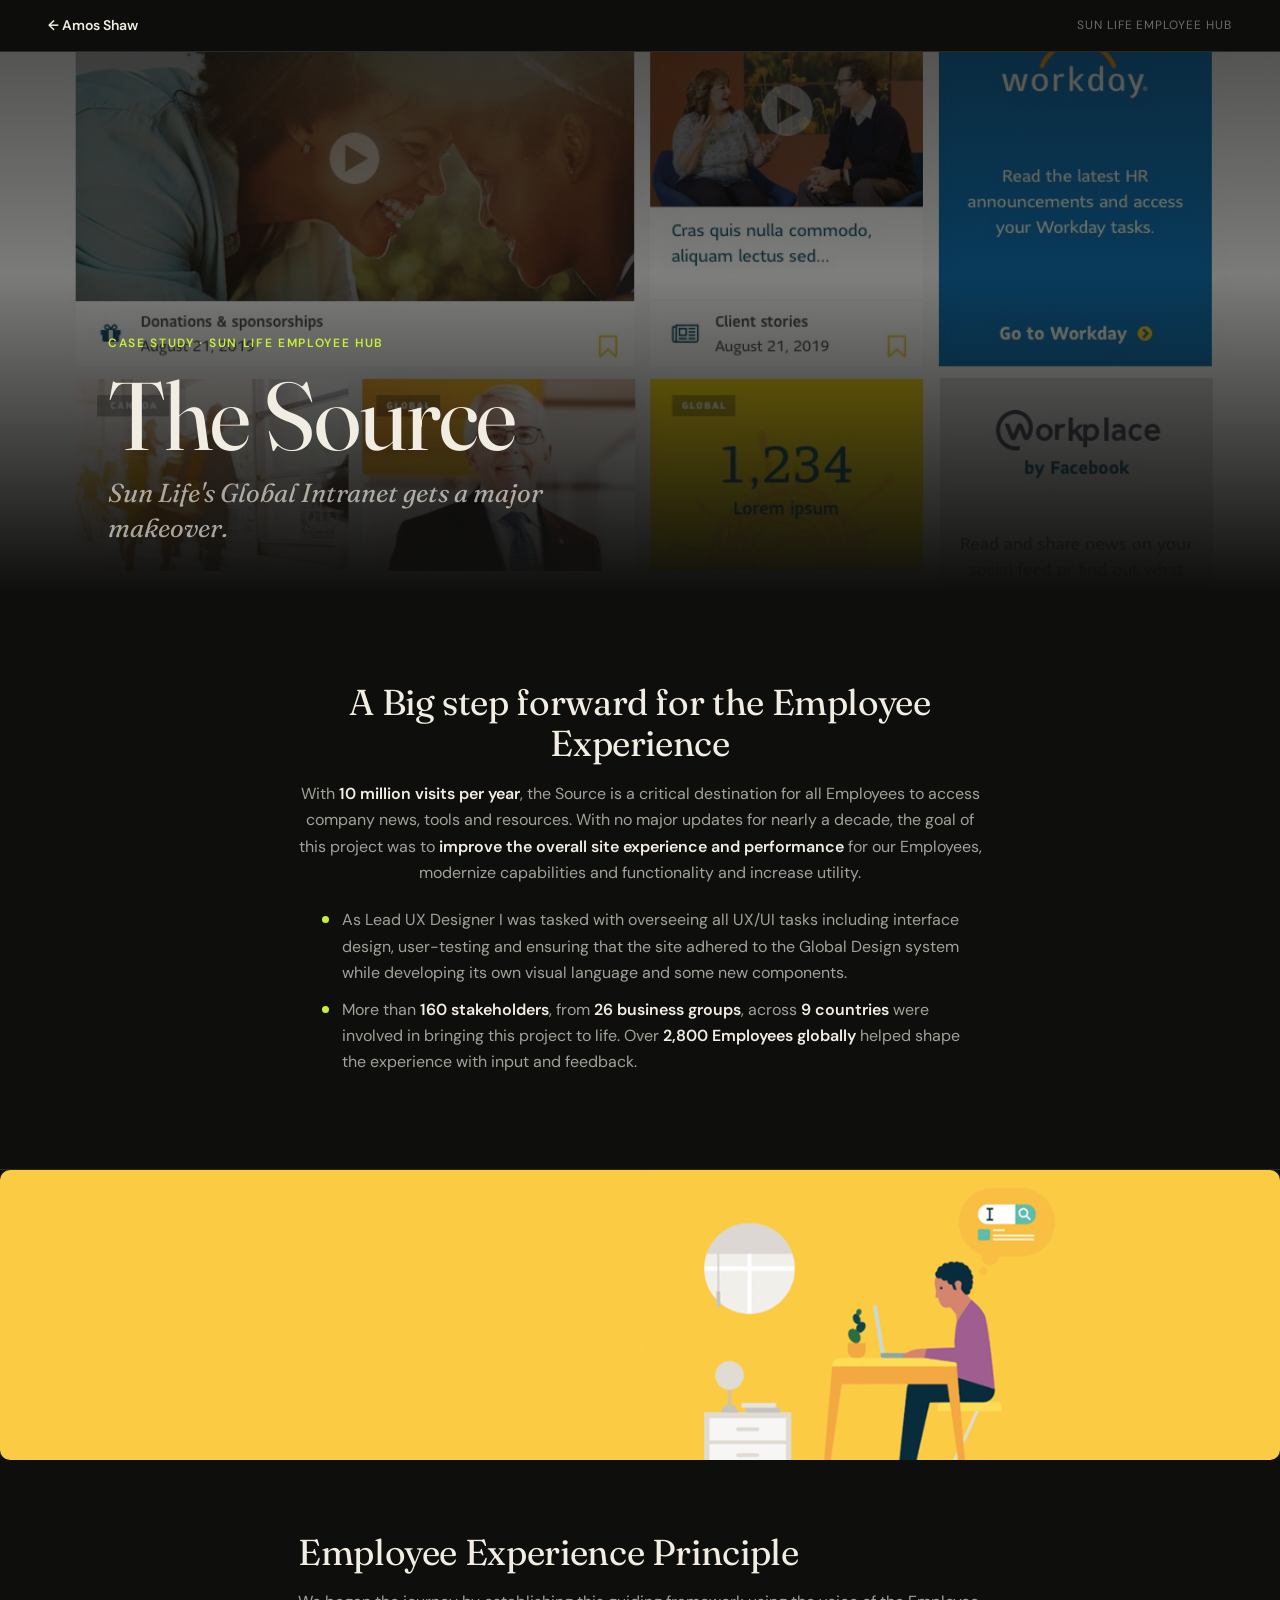
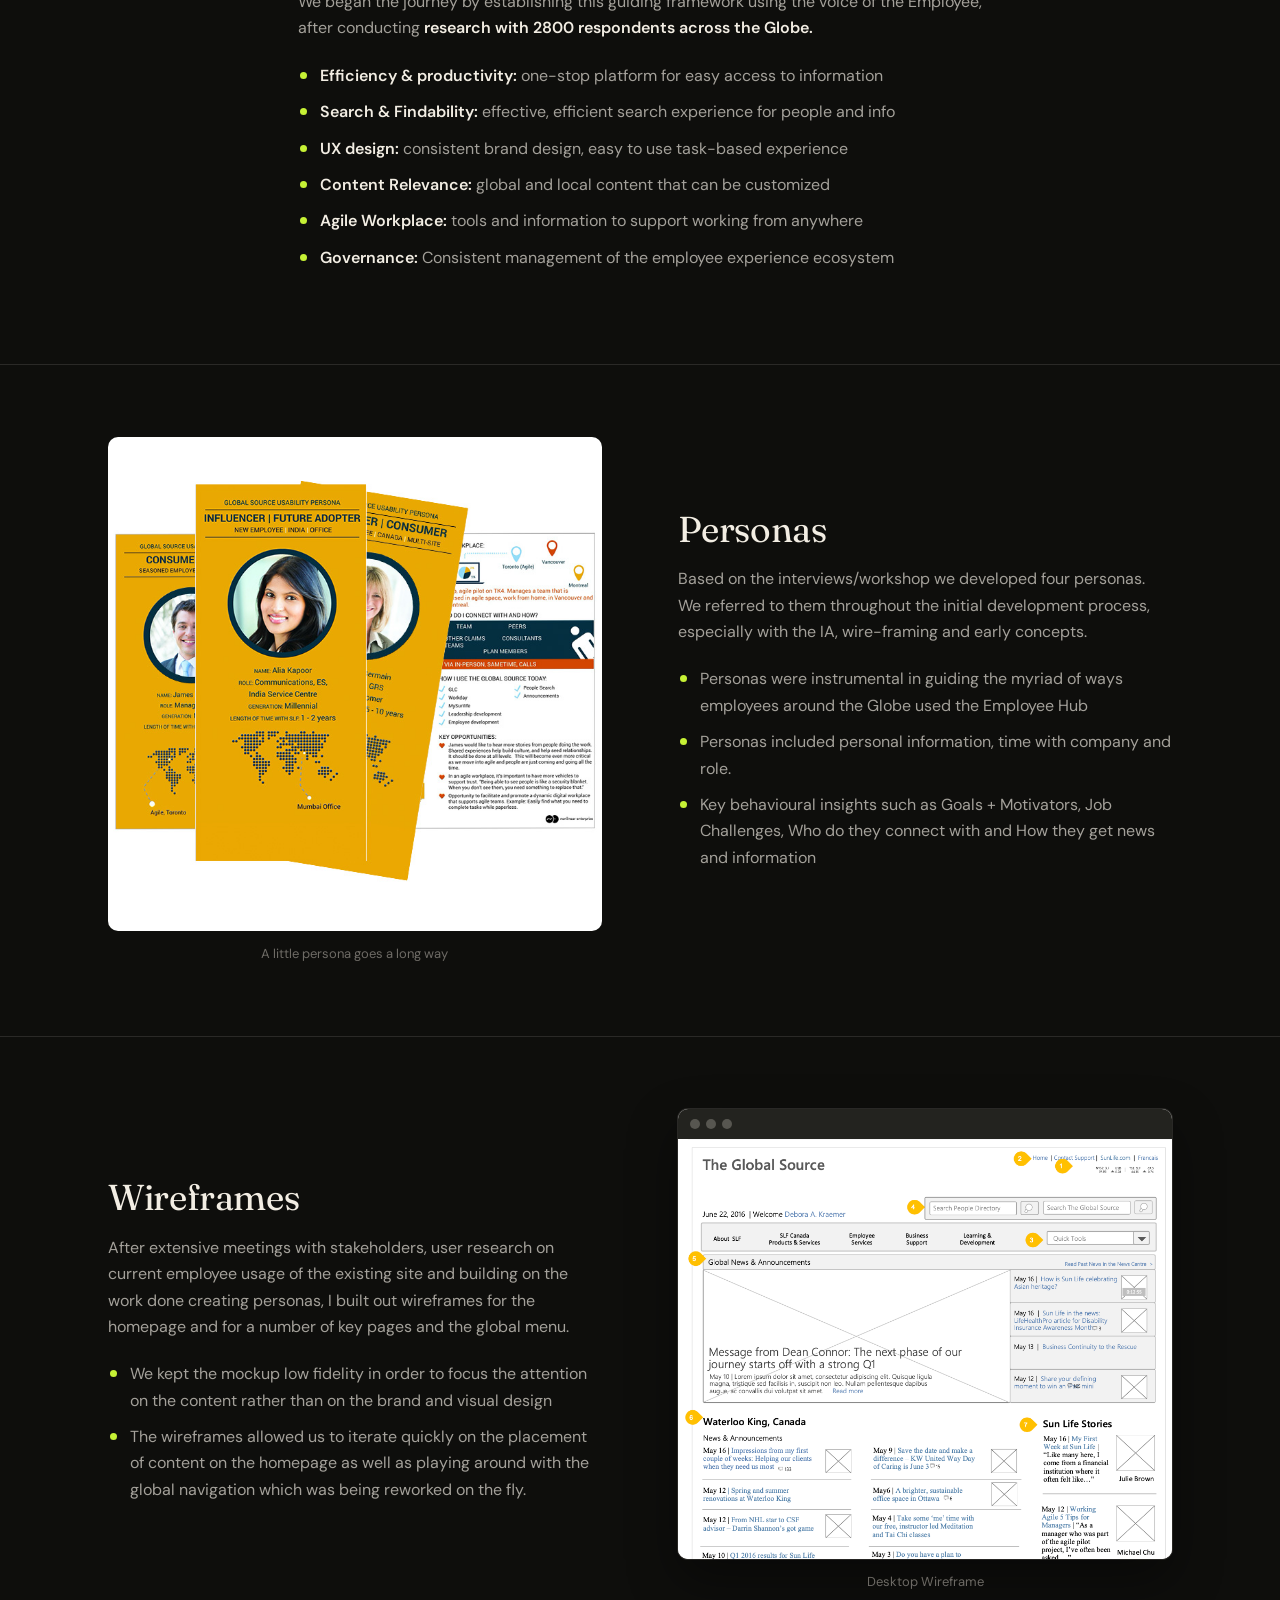
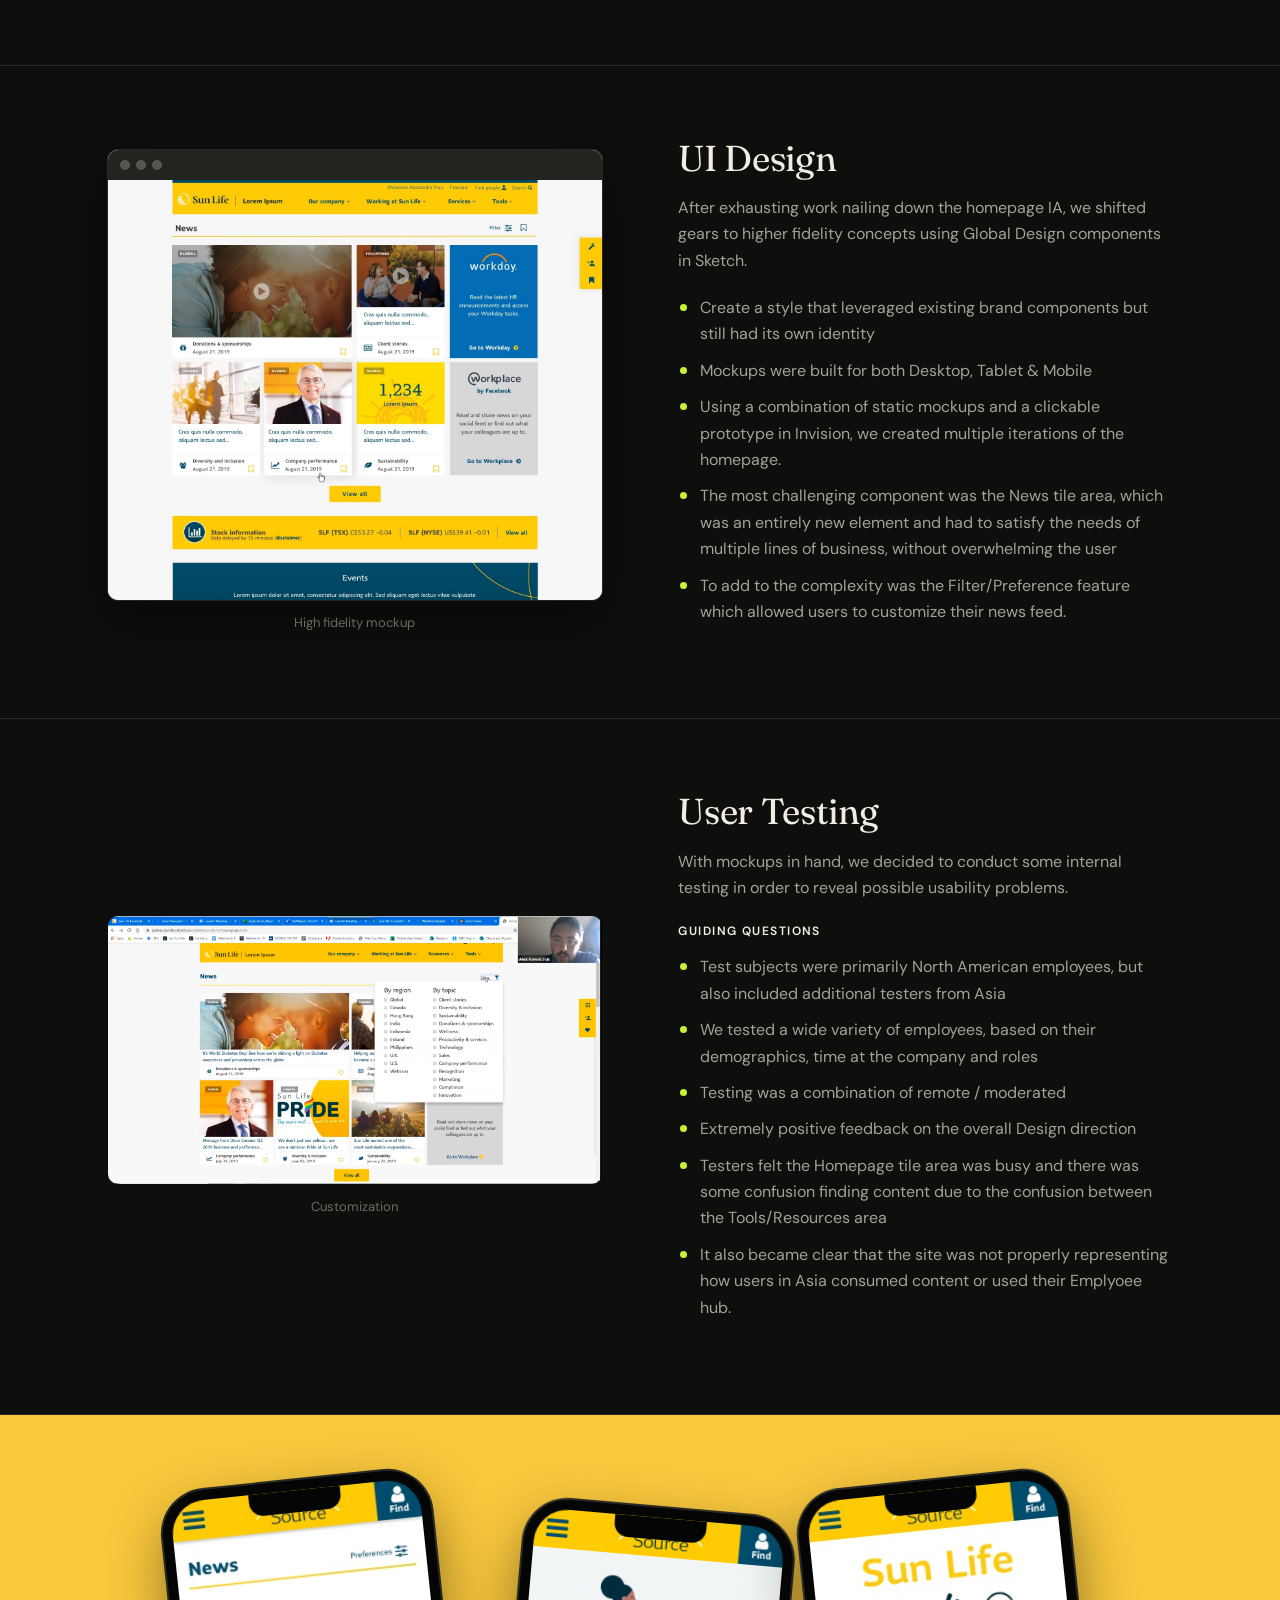
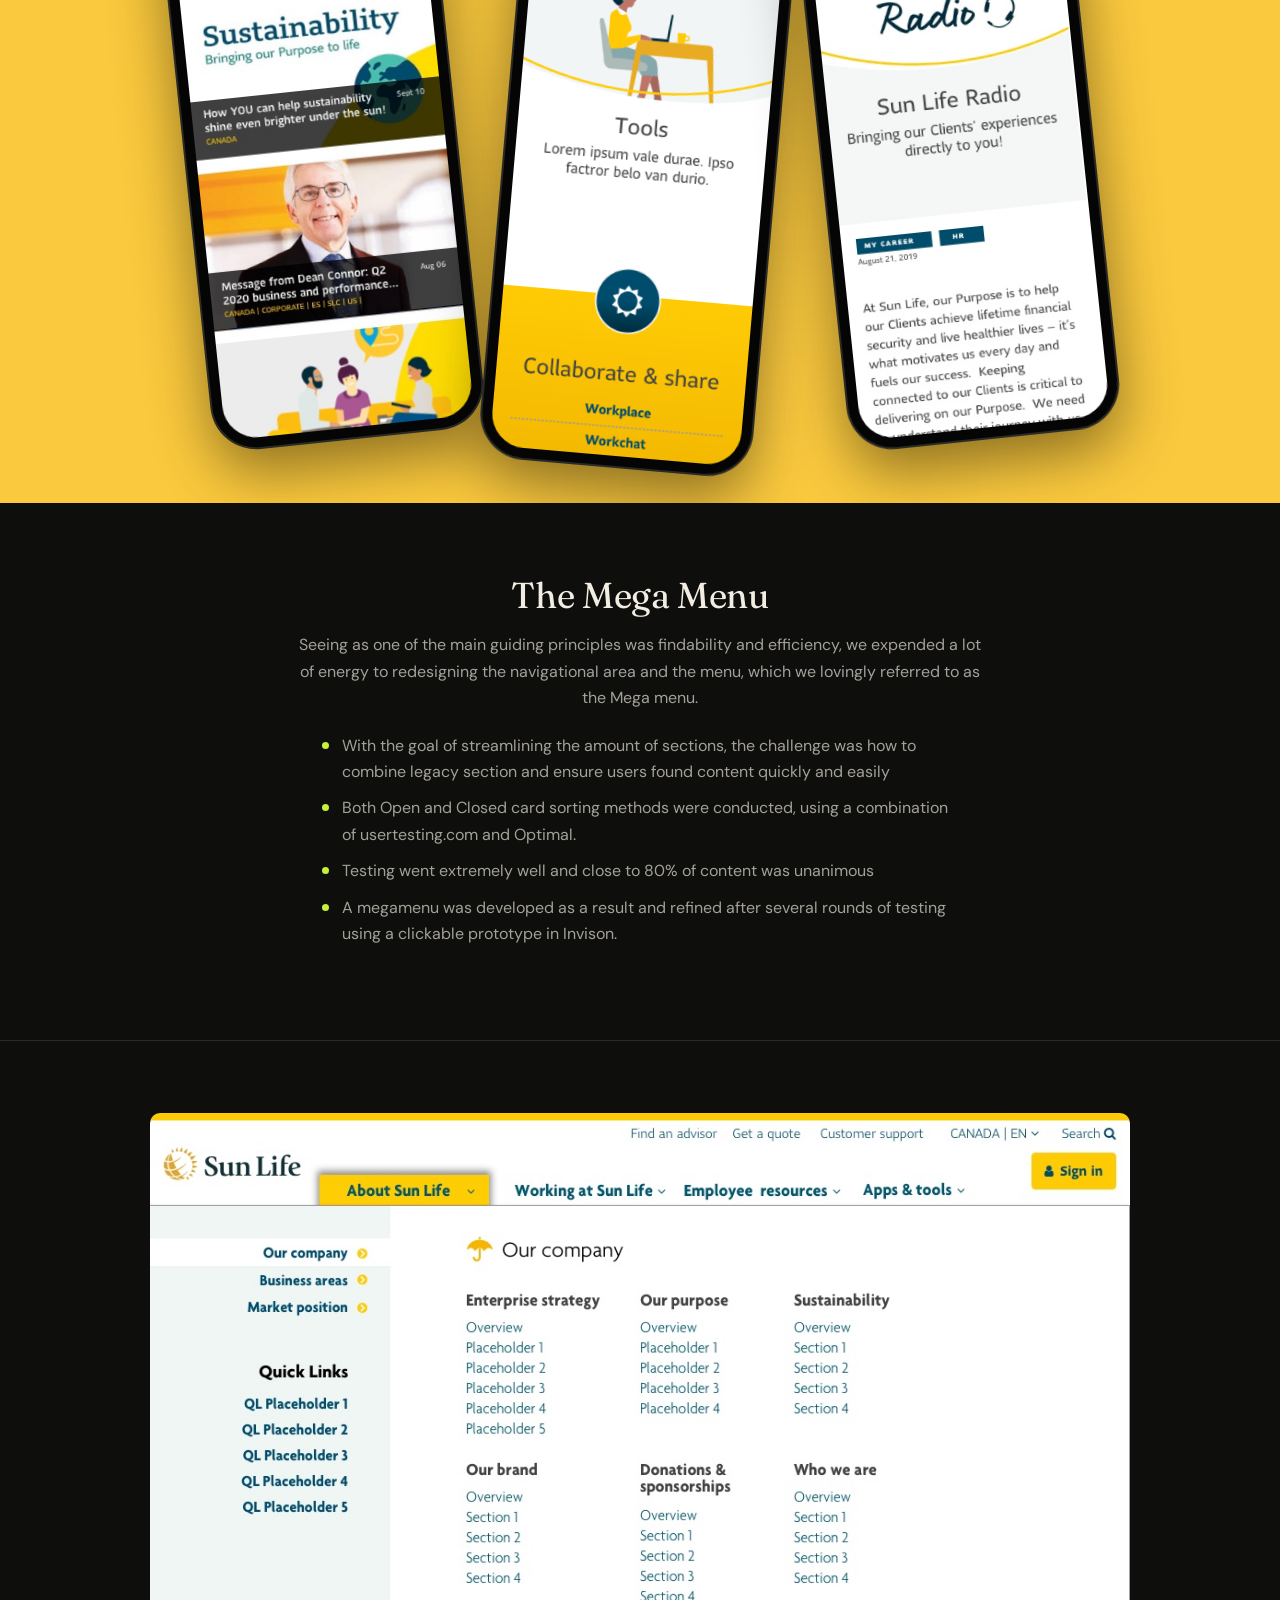
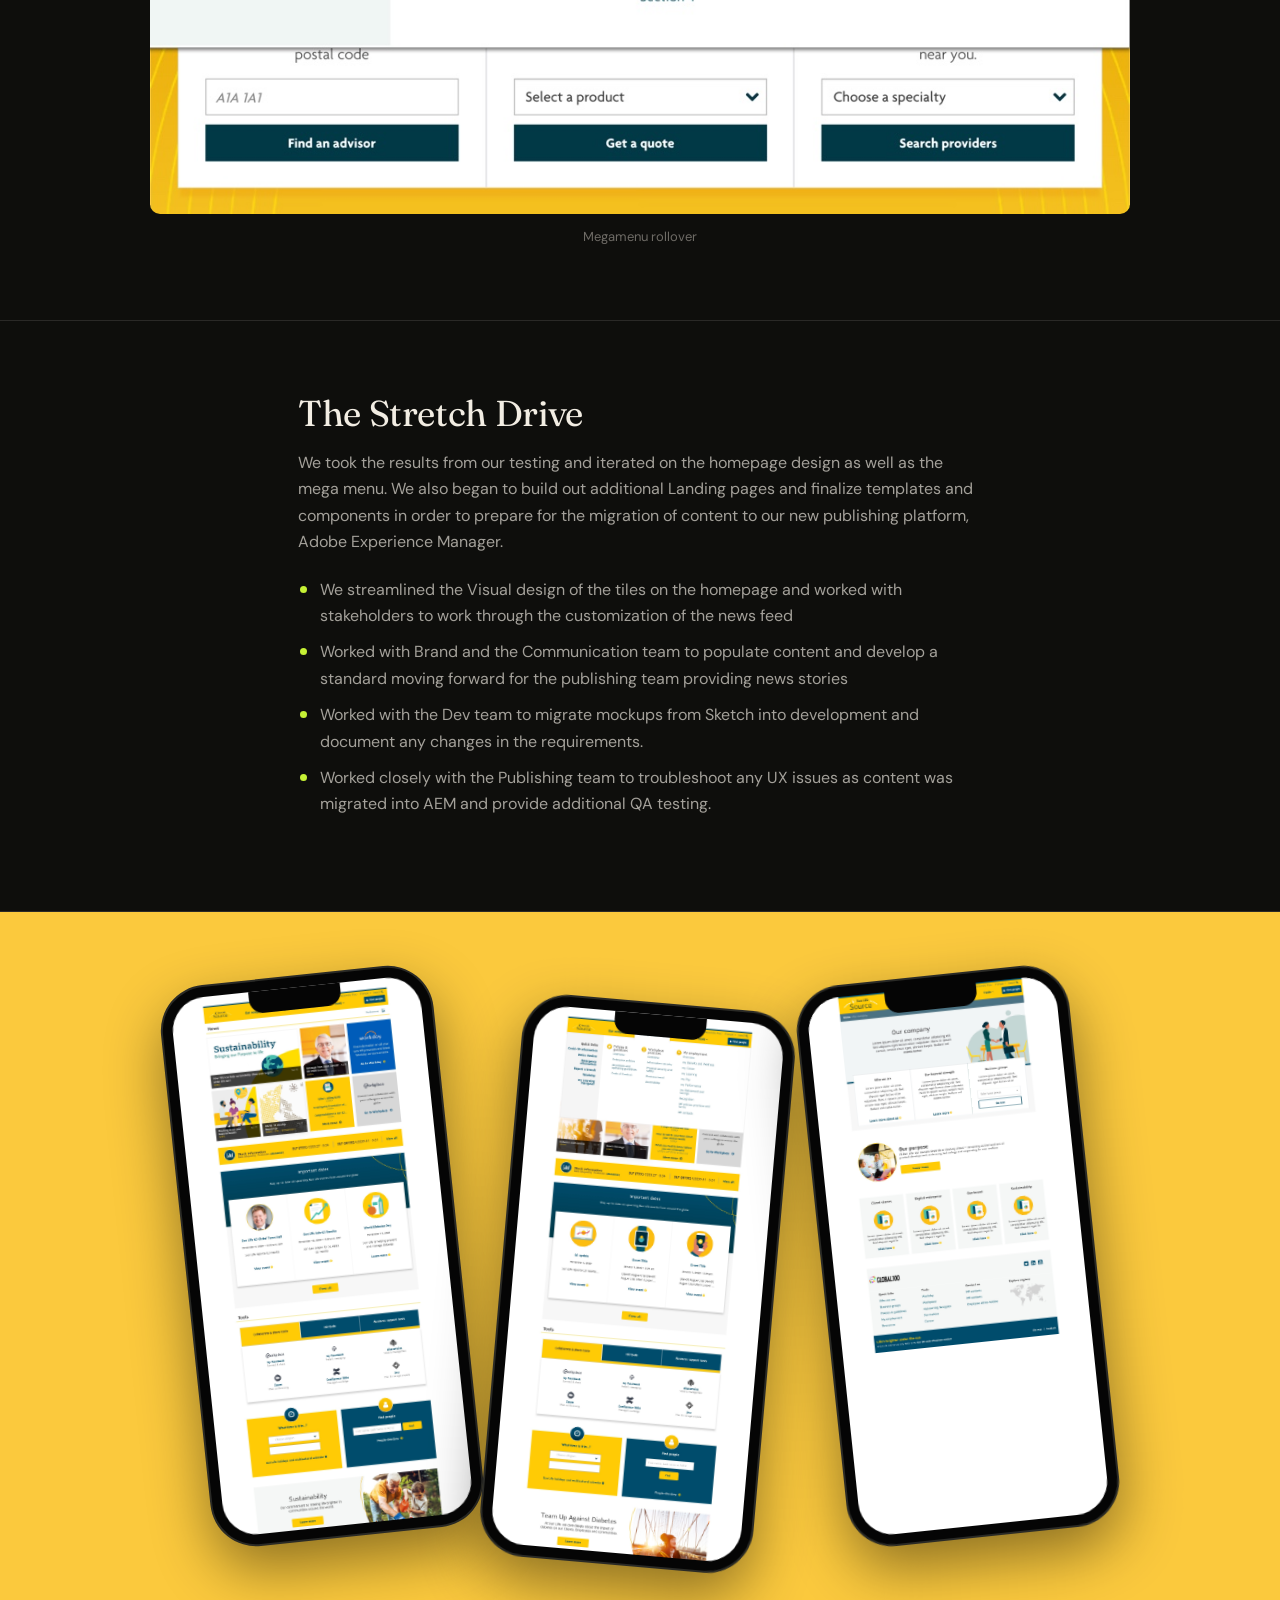
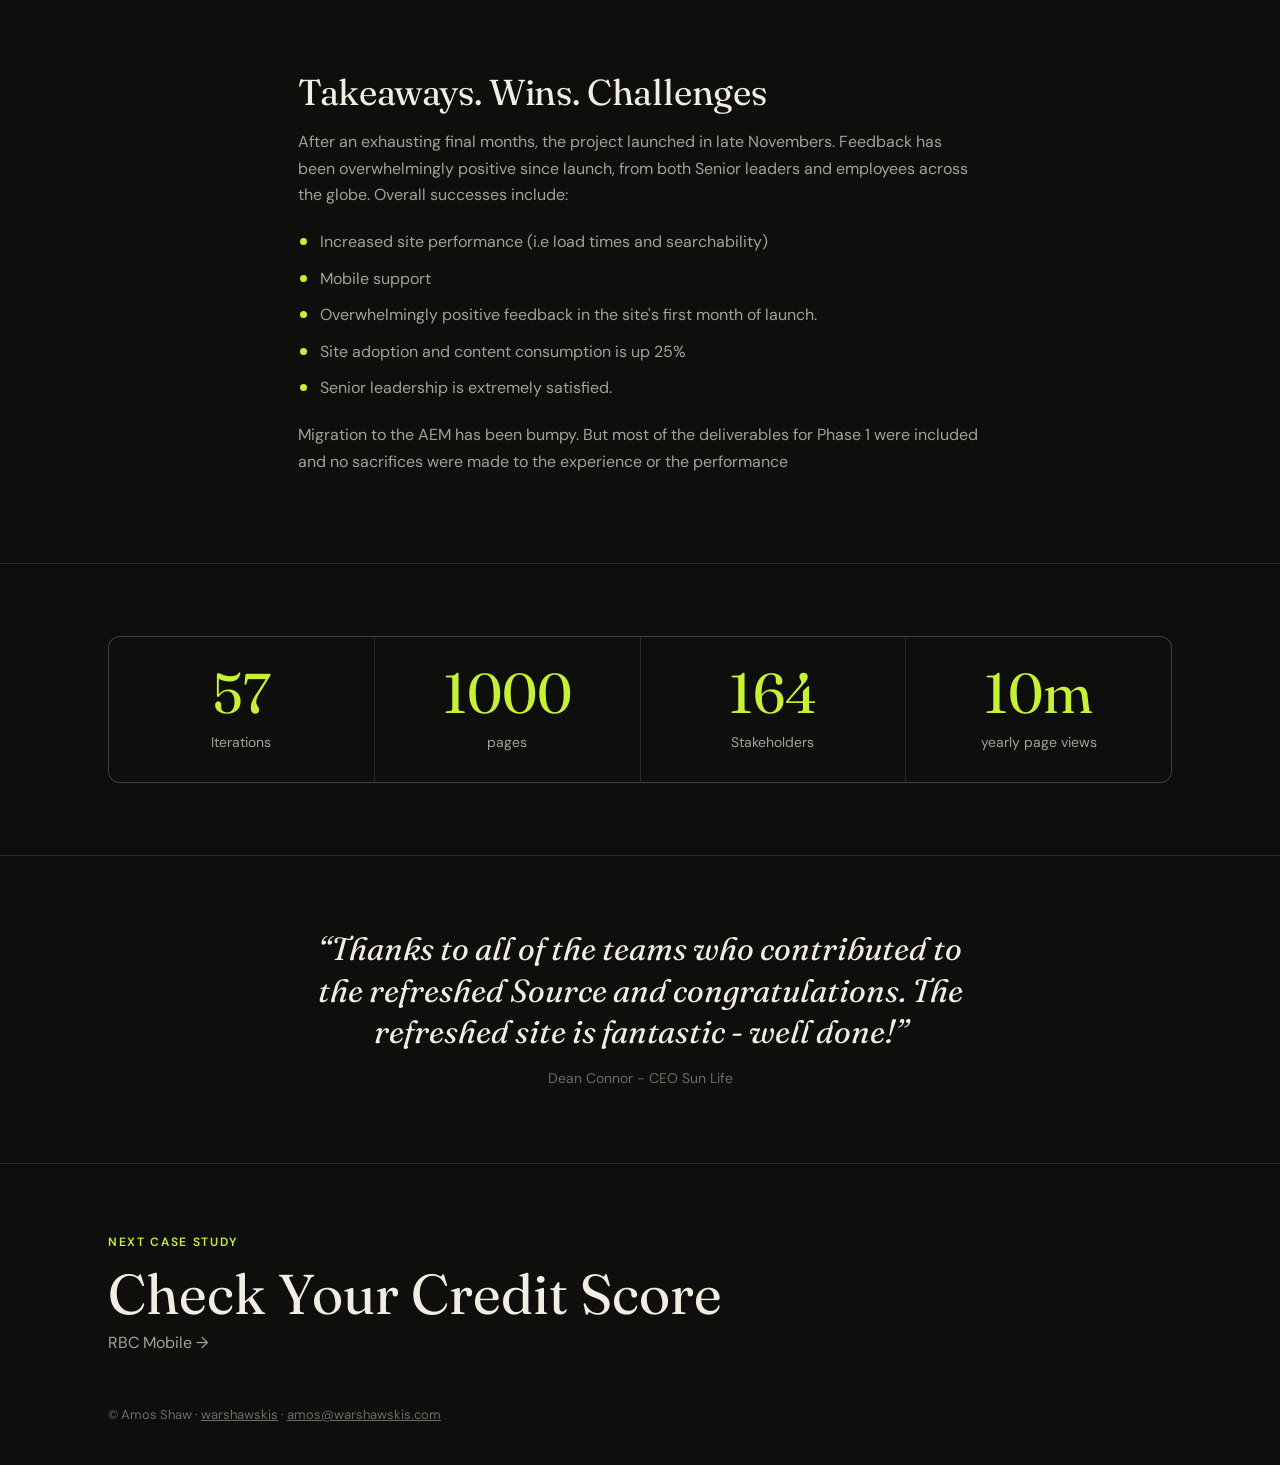
<file: case-studies/sun-life-the-source/index.html>
<!DOCTYPE html>
<html lang="en">
<head>
<meta charset="UTF-8">
<meta name="viewport" content="width=device-width, initial-scale=1.0">
<title>Sun Life Global Intranet | Amos Shaw UX Case Study</title>
<meta name="description" content="Rebuilding Sun Life's global intranet for 30,000 employees in 9 countries, shaped by 2,800 voices and lifting adoption 25%. A UX case study by Amos Shaw.">
<link rel="preconnect" href="https://fonts.googleapis.com">
<link rel="preconnect" href="https://fonts.gstatic.com" crossorigin>
<link href="https://fonts.googleapis.com/css2?family=DM+Sans:ital,wght@0,300;0,400;0,500;0,600;0,700;1,400&family=Fraunces:ital,opsz,wght@0,9..144,200..900;1,9..144,200..900&display=swap" rel="stylesheet">
<link rel="stylesheet" href="../case-study.css">
</head>
<body>
<nav class="topbar">
  <a href="../../#work" class="back">&larr; Amos Shaw</a>
  <span class="client">Sun Life Employee Hub</span>
</nav>
<header class="hero">
  <img class="hero-img" src="images/cs__sun-life-the-source__hero.jpg" alt="The Source, Sun Life&#x27;s global intranet" loading="lazy" onerror="this.onerror=null;this.src='https://uxfolio-prod.s3.us-east-1.amazonaws.com/5fc572c0a9f85600044fd038/5fc932b73974c50004290445/gcGqi4F5yjnLexqH.jpg'">
  <div class="hero-text">
    <span class="eyebrow">Case Study &middot; Sun Life Employee Hub</span>
    <h1>The Source</h1>
    <p class="sub">Sun Life&#x27;s Global Intranet gets a major makeover.</p>
  </div>
</header>
<main>
<section class="sec sec--text sec--center"><div class="wrap narrow"><h2>A Big step forward for the Employee Experience</h2><p>With <strong>10 million visits per year</strong>, the Source is a critical destination for all Employees to access company news, tools and resources. With no major updates for nearly a decade, the goal of this project was to <strong>improve the overall site experience and performance</strong> for our Employees, modernize capabilities and functionality and increase utility.</p>
<ul><li>As Lead UX Designer I was tasked with overseeing all UX/UI tasks including interface design, user-testing and ensuring that the site adhered to the Global Design system while developing its own visual language and some new components.</li><li>More than <strong>160 stakeholders</strong>, from <strong>26 business groups</strong>, across <strong>9 countries</strong> were involved in bringing this project to life. Over <strong>2,800 Employees globally</strong> helped shape the experience with input and feedback.</li></ul></div></section>
<section class="sec sec--media sec--bleed"><div class="wrap"><figure class="media media--img"><img src="images/cs__sun-life-the-source__intro.png" alt="Illustration of an employee working at a desk" loading="lazy" onerror="this.onerror=null;this.src='https://uxfolio-prod.s3.us-east-1.amazonaws.com/5fc572c0a9f85600044fd038/5fc932b73974c50004290445/1RFpLqbJD48yUlzi.png'"></figure></div></section>
<section class="sec sec--text"><div class="wrap narrow"><h2>Employee Experience Principle</h2><p>We began the journey by establishing this guiding framework using the voice of the Employee, after conducting <strong>research with 2800 respondents across the Globe.</strong></p>
<ul><li><strong>Efficiency &amp; productivity:</strong> one-stop platform for easy access to information</li><li><strong>Search &amp; Findability:</strong> effective, efficient search experience for people and info</li><li><strong>UX design:</strong> consistent brand design, easy to use task-based experience</li><li><strong>Content Relevance:</strong> global and local content that can be customized</li><li><strong>Agile Workplace:</strong> tools and information to support working from anywhere</li><li><strong>Governance:</strong> Consistent management of the employee experience ecosystem</li></ul></div></section>
<section class="sec"><div class="wrap split split--media-left"><div class="split-text"><h2>Personas</h2><p>Based on the interviews/workshop we developed four personas. We referred to them throughout the initial development process, especially with the IA, wire-framing and early concepts.</p>
<ul><li>Personas were instrumental in guiding the myriad of ways employees around the Globe used the Employee Hub</li><li>Personas included personal information, time with company and role.</li><li>Key behavioural insights such as Goals + Motivators, Job Challenges, Who do they connect with and How they get news and information</li></ul></div><figure class="media media--img"><img src="images/cs__sun-life-the-source__principles.jpg" alt="Persona cards" loading="lazy" onerror="this.onerror=null;this.src='https://uxfolio-prod.s3.us-east-1.amazonaws.com/5fc572c0a9f85600044fd038/5fc932b73974c50004290445/XQz2FnfQexZMfx61.jpg'"><figcaption>A little persona goes a long way</figcaption></figure></div></section>
<section class="sec"><div class="wrap split split--media-right"><div class="split-text"><h2>Wireframes</h2><p>After extensive meetings with stakeholders, user research on current employee usage of the existing site and building on the work done creating personas, I built out wireframes for the homepage and for a number of key pages and the global menu.</p>
<ul><li>We kept the mockup low fidelity in order to focus the attention on the content rather than on the brand and visual design</li><li>The wireframes allowed us to iterate quickly on the placement of content on the homepage as well as playing around with the global navigation which was being reworked on the fly.</li></ul></div><figure class="media media--browser"><div class="browser"><div class="browser-bar"><i></i><i></i><i></i></div><div class="browser-screen" tabindex="0" aria-label="Desktop homepage wireframe, scrollable"><img src="images/cs__sun-life-the-source__wireframes.png" alt="Desktop homepage wireframe" loading="lazy" onerror="this.onerror=null;this.src='https://uxfolio-prod.s3.us-east-1.amazonaws.com/5fc572c0a9f85600044fd038/5fc932b73974c50004290445/ZniLecsVQyFNRnmZ.png'"></div></div><figcaption>Desktop Wireframe</figcaption></figure></div></section>
<section class="sec"><div class="wrap split split--media-left"><div class="split-text"><h2>UI Design</h2><p>After exhausting work nailing down the homepage IA, we shifted gears to higher fidelity concepts using Global Design components in Sketch.</p>
<ul><li>Create a style that leveraged existing brand components but still had its own identity</li><li>Mockups were built for both Desktop, Tablet &amp; Mobile</li><li>Using a combination of static mockups and a clickable prototype in Invision, we created multiple iterations of the homepage.</li><li>The most challenging component was the News tile area, which was an entirely new element and had to satisfy the needs of multiple lines of business, without overwhelming the user</li><li>To add to the complexity was the Filter/Preference feature which allowed users to customize their news feed.</li></ul></div><figure class="media media--browser"><div class="browser"><div class="browser-bar"><i></i><i></i><i></i></div><div class="browser-screen" tabindex="0" aria-label="High fidelity homepage mockup, scrollable"><img src="images/cs__sun-life-the-source__desktopwire.jpg" alt="High fidelity homepage mockup" loading="lazy" onerror="this.onerror=null;this.src='https://uxfolio-prod.s3.us-east-1.amazonaws.com/5fc572c0a9f85600044fd038/5fc932b73974c50004290445/ypaWr59eV0dI47Y7.jpg'"></div></div><figcaption>High fidelity mockup</figcaption></figure></div></section>
<section class="sec"><div class="wrap split split--media-left"><div class="split-text"><h2>User Testing</h2><p>With mockups in hand, we decided to conduct some internal testing in order to reveal possible usability problems.</p>
<h4 class="list-head">Guiding Questions</h4>
<ul><li>Test subjects were primarily North American employees, but also included additional testers from Asia</li><li>We tested a wide variety of employees, based on their demographics, time at the company and roles</li><li>Testing was a combination of remote / moderated</li><li>Extremely positive feedback on the overall Design direction</li><li>Testers felt the Homepage tile area was busy and there was some confusion finding content due to the confusion between the Tools/Resources area</li><li>It also became clear that the site was not properly representing how users in Asia consumed content or used their Emplyoee hub.</li></ul></div><figure class="media media--img"><img src="images/cs__sun-life-the-source__uidesign.png" alt="News feed customization in a remote test session" loading="lazy" onerror="this.onerror=null;this.src='https://uxfolio-prod.s3.us-east-1.amazonaws.com/5fc572c0a9f85600044fd038/5fc932b73974c50004290445/pOYTjqkIatQgU8Xs.png'"><figcaption>Customization</figcaption></figure></div></section>
<section class="tilted" style="--band:#FBC93D"><div class="tilted-track" role="region" aria-label="Mobile mockups tested" tabindex="0"><div class="phone phone--tilt"><div class="phone-screen" tabindex="0" aria-label="Mobile mockups tested, scrollable"><img src="images/cs__sun-life-the-source__testinggallery-1.jpg" alt="Mobile mockups tested" loading="lazy" onerror="this.onerror=null;this.src='https://uxfolio-prod.s3.us-east-1.amazonaws.com/5fc572c0a9f85600044fd038/5fc932b73974c50004290445/eMChqT7KG9STq4iX.jpg'"></div></div><div class="phone phone--tilt"><div class="phone-screen" tabindex="0" aria-label="Mobile mockups tested, scrollable"><img src="images/cs__sun-life-the-source__testinggallery-2.png" alt="Mobile mockups tested" loading="lazy" onerror="this.onerror=null;this.src='https://uxfolio-prod.s3.us-east-1.amazonaws.com/5fc572c0a9f85600044fd038/5fc932b73974c50004290445/8PkRFrkY7qjYzXdF.png'"></div></div><div class="phone phone--tilt"><div class="phone-screen" tabindex="0" aria-label="Mobile mockups tested, scrollable"><img src="images/cs__sun-life-the-source__testinggallery-3.jpg" alt="Mobile mockups tested" loading="lazy" onerror="this.onerror=null;this.src='https://uxfolio-prod.s3.us-east-1.amazonaws.com/5fc572c0a9f85600044fd038/5fc932b73974c50004290445/jZmyZiRYEEiHukvV.jpg'"></div></div></div></section>
<section class="sec sec--text sec--center"><div class="wrap narrow"><h2>The Mega Menu</h2><p>Seeing as one of the main guiding principles was findability and efficiency, we expended a lot of energy to redesigning the navigational area and the menu, which we lovingly referred to as the Mega menu.</p>
<ul><li>With the goal of streamlining the amount of sections, the challenge was how to combine legacy section and ensure users found content quickly and easily</li><li>Both Open and Closed card sorting methods were conducted, using a combination of usertesting.com and Optimal.</li><li>Testing went extremely well and close to 80% of content was unanimous</li><li>A megamenu was developed as a result and refined after several rounds of testing using a clickable prototype in Invison.</li></ul></div></section>
<section class="sec sec--media"><div class="wrap"><figure class="media media--img"><img src="images/cs__sun-life-the-source__megamenu.jpg" alt="Mega menu rollover" loading="lazy" onerror="this.onerror=null;this.src='https://uxfolio-prod.s3.us-east-1.amazonaws.com/5fc572c0a9f85600044fd038/5fc932b73974c50004290445/mfkjeMCmLpkM6QfF.jpg'"><figcaption>Megamenu rollover</figcaption></figure></div></section>
<section class="sec sec--text"><div class="wrap narrow"><h2>The Stretch Drive</h2><p>We took the results from our testing and iterated on the homepage design as well as the mega menu. We also began to build out additional Landing pages and finalize templates and components in order to prepare for the migration of content to our new publishing platform, Adobe Experience Manager.</p>
<ul><li>We streamlined the Visual design of the tiles on the homepage and worked with stakeholders to work through the customization of the news feed</li><li>Worked with Brand and the Communication team to populate content and develop a standard moving forward for the publishing team providing news stories</li><li>Worked with the Dev team to migrate mockups from Sketch into development and document any changes in the requirements.</li><li>Worked closely with the Publishing team to troubleshoot any UX issues as content was migrated into AEM and provide additional QA testing.</li></ul></div></section>
<section class="tilted" style="--band:#FBC93D"><div class="tilted-track" role="region" aria-label="Final landing pages" tabindex="0"><div class="phone phone--tilt"><div class="phone-screen" tabindex="0" aria-label="Final landing pages, scrollable"><img src="images/cs__sun-life-the-source__stretchgallery-1.jpg" alt="Final landing pages" loading="lazy" onerror="this.onerror=null;this.src='https://uxfolio-prod.s3.us-east-1.amazonaws.com/5fc572c0a9f85600044fd038/5fc932b73974c50004290445/FVdJ0HVD3p75lT2K.jpg'"></div></div><div class="phone phone--tilt"><div class="phone-screen" tabindex="0" aria-label="Final landing pages, scrollable"><img src="images/cs__sun-life-the-source__stretchgallery-2.jpg" alt="Final landing pages" loading="lazy" onerror="this.onerror=null;this.src='https://uxfolio-prod.s3.us-east-1.amazonaws.com/5fc572c0a9f85600044fd038/5fc932b73974c50004290445/DNldlSQiPSNGU4xU.jpg'"></div></div><div class="phone phone--tilt"><div class="phone-screen" tabindex="0" aria-label="Final landing pages, scrollable"><img src="images/cs__sun-life-the-source__stretchgallery-3.jpg" alt="Final landing pages" loading="lazy" onerror="this.onerror=null;this.src='https://uxfolio-prod.s3.us-east-1.amazonaws.com/5fc572c0a9f85600044fd038/5fc932b73974c50004290445/HDx0NTMwedNgVEgj.jpg'"></div></div></div></section>
<section class="sec sec--text"><div class="wrap narrow"><h2>Takeaways. Wins. Challenges</h2><p>After an exhausting final months, the project launched in late Novembers. Feedback has been overwhelmingly positive since launch, from both Senior leaders and employees across the globe. Overall successes include:</p>
<ul><li>Increased site performance (i.e load times and searchability)</li><li>Mobile support</li><li>Overwhelmingly positive feedback in the site&#x27;s first month of launch.</li><li>Site adoption and content consumption is up 25%</li><li>Senior leadership is extremely satisfied.</li></ul>
<p>Migration to the AEM has been bumpy. But most of the deliverables for Phase 1 were included and no sacrifices were made to the experience or the performance</p></div></section>
<section class="sec"><div class="wrap"><dl class="stats"><div><dt>57</dt><dd>Iterations</dd></div><div><dt>1000</dt><dd>pages</dd></div><div><dt>164</dt><dd>Stakeholders</dd></div><div><dt>10m</dt><dd>yearly page views</dd></div></dl></div></section>
<section class="sec"><div class="wrap narrow"><blockquote class="quote"><p>&ldquo;Thanks to all of the teams who contributed to the refreshed Source and congratulations. The refreshed site is fantastic - well done!&rdquo;</p><cite>Dean Connor - CEO Sun Life</cite></blockquote></div></section>
</main>
<footer class="next">
  <div class="wrap">
    <span class="eyebrow">Next case study</span>
    <a href="../rbc-credit-score/"><span class="next-title">Check Your Credit Score</span><span class="next-client">RBC Mobile &rarr;</span></a>
    <p class="foot">&copy; Amos Shaw &middot; <a href="../../">warshawskis</a> &middot; <a href="mailto:amos@warshawskis.com">amos@warshawskis.com</a></p>
  </div>
</footer>
</body>
</html>
</file>
<file: assets/site.css>
/* Warshawskis v2. Layout: a polaroid hero, then full-bleed colour bands, one colour per section. */
:root{
  --paper:#ffffff; --ink:#14141b; --muted:#62626f; --line:#e7e7ef; --soft:#f5f5f9;
  --work:#ff3d7f; --lab:#2346ff; --studio:#ffc21a; --odd:#1fbf75;
  --on-work:#14141b; --on-lab:#ffffff; --on-studio:#14141b;
  --polaroid:#fdfdfb; --shadow:0 18px 40px -12px rgba(20,20,40,.35), 0 2px 6px rgba(20,20,40,.15);
  --display:"Bricolage Grotesque","Arial Narrow",system-ui,sans-serif;
  --body:"Figtree",system-ui,-apple-system,sans-serif;
  --mono:"JetBrains Mono",ui-monospace,Menlo,monospace;
  --hand:"Reenie Beanie","Comic Sans MS",cursive;
}
@media (prefers-color-scheme: dark){:root:not([data-theme="light"]){
  --paper:#0f0f14; --ink:#f2f2f7; --muted:#a3a3b3; --line:#2a2a36; --soft:#181820;
  --shadow:0 18px 40px -12px rgba(0,0,0,.7), 0 2px 6px rgba(0,0,0,.5); color-scheme:dark}}
:root[data-theme="dark"]{
  --paper:#0f0f14; --ink:#f2f2f7; --muted:#a3a3b3; --line:#2a2a36; --soft:#181820;
  --shadow:0 18px 40px -12px rgba(0,0,0,.7), 0 2px 6px rgba(0,0,0,.5); color-scheme:dark}

*{box-sizing:border-box}
html{scroll-behavior:smooth}
body{margin:0;background:var(--paper);color:var(--ink);font:17px/1.55 var(--body);-webkit-font-smoothing:antialiased}
img{max-width:100%;display:block}
a{color:inherit}
h1,h2,h3{font-family:var(--display);text-wrap:balance;margin:0}
.small{font-size:14px;color:var(--muted)}
:focus-visible{outline:3px solid var(--lab);outline-offset:3px;border-radius:4px}

/* nav */
.nav{position:sticky;top:env(safe-area-inset-top,0px);z-index:20;display:flex;justify-content:space-between;align-items:center;gap:16px;flex-wrap:wrap;
  padding-block:14px;padding-left:max(20px,env(safe-area-inset-left,0px));padding-right:max(20px,env(safe-area-inset-right,0px));
  background:color-mix(in srgb,var(--paper) 88%,transparent);backdrop-filter:blur(10px)}
.wordmark{font:800 22px/1 var(--display);text-decoration:none;letter-spacing:-.02em}
.nav nav{display:flex;gap:6px;flex-wrap:wrap}
.nav nav a{font:600 14px var(--body);text-decoration:none;padding:7px 12px;border-radius:999px;border:1.5px solid var(--line)}
.nav .n-work:hover{background:var(--work);border-color:var(--work);color:var(--on-work)}
.nav .n-lab:hover{background:var(--lab);border-color:var(--lab);color:var(--on-lab)}
.nav .n-studio:hover{background:var(--studio);border-color:var(--studio);color:var(--on-studio)}
.nav .n-talk{background:var(--ink);color:var(--paper);border-color:var(--ink)}

/* hero */
.hero{display:grid;justify-items:center;gap:22px;text-align:center;
  padding-block:28px 72px;padding-left:max(16px,env(safe-area-inset-left,0px));padding-right:max(16px,env(safe-area-inset-right,0px))}
.polaroid{margin:0;width:min(340px,78vw);background:var(--polaroid);padding:14px 14px 0;box-shadow:var(--shadow);border-radius:3px;
  transform:rotate(-3deg);animation:drop .7s cubic-bezier(.2,1.4,.4,1) both}
.polaroid .frame{position:relative;aspect-ratio:1/1;background:#1b1b22;overflow:hidden}
.polaroid img{width:100%;height:100%;object-fit:cover}
.polaroid .flash{position:absolute;inset:0;background:#fff;opacity:0;pointer-events:none}
.polaroid.flipping .frame img{filter:saturate(1.1) contrast(1.05)}
.polaroid figcaption{font:32px/1 var(--hand);color:#2a2a33;padding:14px 4px 18px;min-height:64px;display:grid;place-items:center}
.polaroid.landed{animation:settle .5s cubic-bezier(.3,1.6,.5,1) both}
@keyframes drop{from{transform:translateY(-36px) rotate(-14deg) scale(.92)}to{transform:rotate(-3deg)}}
@keyframes settle{0%{transform:rotate(-3deg) scale(1)}40%{transform:rotate(2deg) scale(1.04)}100%{transform:rotate(-2deg) scale(1)}}
.flip-again{font:500 13px var(--mono);background:none;border:0;color:var(--muted);cursor:pointer;padding:6px 10px}
.flip-again:hover{color:var(--ink)}

.trio{font-weight:800;font-size:clamp(46px,11vw,128px);line-height:.95;letter-spacing:-.035em;display:flex;flex-wrap:wrap;justify-content:center;gap:.12em .22em;margin-top:6px}
.trio .bar{color:var(--line);font-weight:500}
.t-ux{color:var(--work)} .t-brand{color:var(--lab)} .t-odd{color:var(--odd)}
.intro{max-width:52ch;margin:0;font-size:19px;color:var(--muted)}

/* bands */
.band{padding-block:72px}
.band-in{max-width:1180px;margin:0 auto;padding-left:max(16px,env(safe-area-inset-left,0px));padding-right:max(16px,env(safe-area-inset-right,0px));display:grid;gap:36px}
.band-head{display:grid;grid-template-columns:minmax(0,1fr) minmax(0,1.2fr);gap:24px;align-items:end}
.band-head h2{font-size:clamp(56px,10vw,120px);font-weight:800;line-height:.9;letter-spacing:-.04em}
.band-head p{margin:0;font-size:18px;max-width:46ch}
.band-work{background:var(--work);color:var(--on-work)}
.band-lab{background:var(--lab);color:var(--on-lab)}
.band-studio{background:var(--studio);color:var(--on-studio)}

/* work rows */
.rows{list-style:none;margin:0;padding:0;display:grid}
.row{display:grid;grid-template-columns:minmax(0,1.1fr) minmax(0,1.4fr) auto;gap:20px;align-items:center;padding-block:22px;border-top:2px solid currentColor}
.row:last-child{border-bottom:2px solid currentColor}
.row h3{font-size:clamp(26px,3.4vw,40px);font-weight:800;letter-spacing:-.02em;line-height:1}
.row .meta{font:500 12px var(--mono);letter-spacing:.06em;text-transform:uppercase;margin-top:8px;opacity:.75}
.row .hook{margin:0;font-size:17px}
.row .tags{display:flex;flex-wrap:wrap;gap:6px;margin-top:10px}
.tag{font:500 12px var(--mono);border:1.5px solid currentColor;border-radius:999px;padding:3px 9px}
.ctas{display:flex;flex-wrap:wrap;gap:8px;justify-content:flex-end}
.btn{font:600 14px var(--body);text-decoration:none;border-radius:999px;padding:10px 16px;border:2px solid currentColor;background:transparent;color:inherit;cursor:pointer;white-space:nowrap}
.btn.solid{background:var(--ink);color:var(--paper);border-color:var(--ink)}
.band-work .btn.solid{background:#14141b;color:#fff;border-color:#14141b}
.btn:hover{transform:translateY(-1px)}

/* lab tiles */
.tiles{list-style:none;margin:0;padding:0;display:grid;grid-template-columns:repeat(auto-fill,minmax(250px,1fr));gap:14px}
.tile{border:2px solid currentColor;border-radius:18px;padding:20px;display:grid;gap:10px;align-content:start}
.tile h3{font-size:28px;font-weight:800;letter-spacing:-.02em}
.tile p{margin:0}
.status{font:500 12px var(--mono);letter-spacing:.06em;text-transform:uppercase;justify-self:start;background:#fff;color:var(--lab);padding:4px 9px;border-radius:999px}
.todo-hook{opacity:.7;font-style:italic}

.todo{font:500 14px var(--mono);margin:0;padding:16px;border:2px dashed currentColor;border-radius:14px}

/* talk */
.talk{display:grid;justify-items:center;gap:14px;text-align:center;padding-block:96px 64px;padding-left:max(16px,env(safe-area-inset-left,0px));padding-right:max(16px,env(safe-area-inset-right,0px))}
.talk h2{font-size:clamp(40px,7vw,84px);font-weight:800;letter-spacing:-.03em;line-height:1}
.mail{display:flex;gap:10px;align-items:center;flex-wrap:wrap;justify-content:center;font:600 20px var(--body);margin:0}
.mail span{user-select:all}
.copy{font:500 13px var(--mono);border:1.5px solid var(--line);background:var(--soft);color:var(--ink);border-radius:8px;padding:6px 10px;cursor:pointer}

/* dialog */
dialog{border:0;border-radius:20px;padding:0;width:min(460px,calc(100vw - 32px));background:var(--paper);color:var(--ink);box-shadow:var(--shadow)}
dialog::backdrop{background:rgba(15,15,25,.55)}
#req-form{display:grid;gap:8px;padding:26px}
#req-form h2{font-size:28px;font-weight:800;letter-spacing:-.02em}
#req-form label{font:600 14px var(--body);margin-top:6px}
#req-form input,#req-form textarea{font:16px var(--body);padding:11px 12px;border-radius:10px;border:1.5px solid var(--line);background:var(--soft);color:var(--ink);width:100%}
.hp{position:absolute;left:-9999px;width:1px;height:1px}
.req-actions{display:flex;gap:8px;justify-content:flex-end;margin-top:12px;flex-wrap:wrap}
.ghost{font:600 15px var(--body);background:none;border:1.5px solid var(--line);color:var(--ink);border-radius:999px;padding:10px 16px;cursor:pointer}
#req-form .solid{font:600 15px var(--body);background:var(--work);color:#14141b;border:0;border-radius:999px;padding:11px 18px;cursor:pointer}

@media (max-width:820px){
  .band-head{grid-template-columns:1fr}
  .row{grid-template-columns:1fr;gap:10px}
  .ctas{justify-content:flex-start}
}
@media (prefers-reduced-motion:reduce){
  html{scroll-behavior:auto}
  .polaroid,.polaroid.landed{animation:none}
}
</file>
<file: case-studies/case-study.css>
/* Shared case study styles. Tokens match the Warshawskis homepage.
   Layout mirrors the original UXfolio case studies: side-by-side sections,
   fixed-size phone/browser frames that scroll inside, phone rows and tilted galleries. */
*, *::before, *::after { box-sizing: border-box; margin: 0; padding: 0; }

:root {
  --bg:     #0E0E0C;
  --bg-2:   #16160F;
  --text:   #F2EDE3;
  --accent: #C6F135;
  --muted:  rgba(242, 237, 227, 0.66);
  --faint:  rgba(242, 237, 227, 0.42);
  --border: rgba(242, 237, 227, 0.12);
  --serif:  'Fraunces', serif;
  --sans:   'DM Sans', sans-serif;
  --gutter: clamp(16px, 4vw, 48px);
  --phone-w: 270px;
  --phone-h: 560px;
}

html { scroll-behavior: smooth; }
body { background: var(--bg); color: var(--text); font-family: var(--sans); font-size: 16px; line-height: 1.65; -webkit-font-smoothing: antialiased; }
a { color: inherit; }
img { display: block; max-width: 100%; height: auto; }

.wrap { max-width: 1160px; margin: 0 auto; padding: 0 var(--gutter); }
.wrap.narrow { max-width: 780px; }

/* Top bar */
.topbar { position: sticky; top: 0; z-index: 20; display: flex; justify-content: space-between; align-items: center;
  padding: 14px var(--gutter); background: rgba(14,14,12,.88); backdrop-filter: blur(10px); border-bottom: 1px solid var(--border); font-size: 14px; }
.topbar .back { text-decoration: none; font-weight: 600; }
.topbar .back:hover { color: var(--accent); }
.topbar .client { color: var(--faint); letter-spacing: .08em; text-transform: uppercase; font-size: 12px; }

/* Hero */
.hero { position: relative; min-height: min(62vh, 560px); display: flex; align-items: flex-end; overflow: hidden; }
.hero-img { position: absolute; inset: 0; width: 100%; height: 100%; object-fit: cover; opacity: .55; }
.hero::after { content: ''; position: absolute; inset: 0; background: linear-gradient(to top, var(--bg) 3%, rgba(14,14,12,.15) 60%, rgba(14,14,12,.45)); }
.hero-text { position: relative; z-index: 1; width: 100%; max-width: 1160px; margin: 0 auto; padding: 0 var(--gutter) clamp(32px, 5vw, 64px); }
.hero h1 { font-family: var(--serif); font-weight: 400; font-size: clamp(42px, 8vw, 96px); line-height: .98; letter-spacing: -0.02em; margin: 12px 0 14px; }
.hero .sub { font-family: var(--serif); font-style: italic; font-size: clamp(18px, 2.4vw, 26px); color: var(--muted); max-width: 32ch; line-height: 1.35; }
.eyebrow { display: inline-block; color: var(--accent); font-size: 12px; font-weight: 600; letter-spacing: .14em; text-transform: uppercase; }

/* Sections */
.sec { padding: clamp(40px, 6vw, 72px) 0; border-bottom: 1px solid var(--border); }
.sec h2 { font-family: var(--serif); font-weight: 400; font-size: clamp(26px, 3.2vw, 36px); line-height: 1.15; letter-spacing: -0.01em; margin-bottom: 16px; }
.sec h3 { font-family: var(--serif); font-weight: 400; font-size: 24px; margin: 26px 0 8px; }
.sec p { margin: 0 0 1em; color: var(--muted); }
.sec strong { color: var(--text); font-weight: 600; }
.list-head { font-size: 12px; font-weight: 600; letter-spacing: .12em; text-transform: uppercase; color: var(--text); margin: 20px 0 8px; }
.sec ul { list-style: none; margin: 0 0 1em; }
.sec ul li { position: relative; padding: 5px 0 5px 22px; color: var(--muted); }
.sec ul li::before { content: ''; position: absolute; left: 2px; top: 14px; width: 7px; height: 7px; border-radius: 50%; background: var(--accent); }
.sec--center .wrap { text-align: center; }
.sec--center ul { text-align: left; display: inline-block; max-width: 640px; }
.sec--media figure { margin: 0 auto; max-width: 980px; }
.sec--bleed { padding: 0; border: 0; }
.sec--bleed .wrap { max-width: none; padding: 0; }
.sec--bleed figure { max-width: none; }
.sec--bleed img { width: 100%; border-radius: 0; }

/* Side-by-side: text one side, media the other */
.duo, .split { display: grid; grid-template-columns: 1fr 1fr; gap: clamp(32px, 6vw, 80px); align-items: center; }
.duo { align-items: start; }
.split--media-left .media { order: -1; }
.media { margin: 0; }
.media--img img { border-radius: 10px; background: var(--bg-2); margin: 0 auto; }
.media--phone { display: flex; flex-direction: column; align-items: center; }
figcaption { margin-top: 12px; font-size: 13px; color: var(--faint); text-align: center; }

/* Phone frame: fixed screen size, the screenshot scrolls inside */
.phone { position: relative; flex: 0 0 auto; width: var(--phone-w); height: var(--phone-h); padding: 10px; border-radius: 44px;
  background: #050505; box-shadow: 0 0 0 2px #2a2a26, 0 24px 60px rgba(0,0,0,.45); }
.phone::before { content: ''; position: absolute; top: 10px; left: 50%; transform: translateX(-50%); width: 34%; height: 22px;
  background: #050505; border-radius: 0 0 14px 14px; z-index: 2; pointer-events: none; }
.phone-screen { width: 100%; height: 100%; overflow-y: auto; overflow-x: hidden; border-radius: 34px; background: #fff;
  overscroll-behavior: contain; scrollbar-width: none; }
.phone-screen::-webkit-scrollbar { display: none; }
.phone-screen img { width: 100%; }
.phone-screen:focus-visible, .browser-screen:focus-visible { outline: 2px solid var(--accent); outline-offset: 3px; }
.media--phone::after, .phones::after { content: 'Scroll inside the screen'; display: block; margin-top: 14px; font-size: 12px; letter-spacing: .08em; color: var(--faint); text-align: center; }
.phones::after { flex-basis: 100%; }

/* Browser frame for long desktop pages */
.browser { border-radius: 10px; overflow: hidden; background: #fff; box-shadow: 0 0 0 1px var(--border), 0 20px 50px rgba(0,0,0,.4); }
.browser-bar { display: flex; gap: 6px; padding: 10px 12px; background: #23231f; }
.browser-bar i { width: 10px; height: 10px; border-radius: 50%; background: rgba(242,237,227,.25); }
.browser-screen { height: clamp(300px, 34vw, 420px); overflow-y: auto; overscroll-behavior: contain; }
.browser-screen img { width: 100%; }

/* Row of phones */
.phones { display: flex; flex-wrap: wrap; justify-content: center; gap: 0 clamp(20px, 4vw, 56px); }

/* Tilted phone strip on a coloured band */
.tilted { background: var(--band, #2196E3); overflow: hidden; }
.tilted-track { display: flex; justify-content: safe center; gap: 48px; overflow-x: auto; scroll-snap-type: x proximity; padding: 64px max(var(--gutter), calc((100vw - 1160px) / 2)); scrollbar-width: thin; scrollbar-color: rgba(0,0,0,.35) transparent; }
.tilted-track:focus-visible { outline: 2px solid #fff; outline-offset: -6px; }
.phone--tilt { scroll-snap-align: center; transform: rotate(-6deg); }
.phone--tilt:nth-child(even) { transform: rotate(5deg) translateY(28px); }

/* Results */
.stats { display: grid; grid-template-columns: repeat(4, 1fr); gap: 1px; background: var(--border); border: 1px solid var(--border); border-radius: 12px; overflow: hidden; }
.stats div { background: var(--bg); padding: 28px 18px; text-align: center; }
.stats dt { font-family: var(--serif); font-size: clamp(36px, 5vw, 56px); line-height: 1; color: var(--accent); }
.stats dd { margin-top: 10px; font-size: 14px; color: var(--muted); }
.quote { text-align: center; }
.quote p { font-family: var(--serif); font-style: italic; font-size: clamp(22px, 3vw, 32px) !important; line-height: 1.3; color: var(--text) !important; margin-bottom: 12px !important; }
.quote cite { font-style: normal; font-size: 14px; color: var(--faint); }
.pull { font-family: var(--serif); text-align: center; font-size: clamp(24px, 3.4vw, 36px) !important; line-height: 1.25; color: var(--accent) !important; margin: 0 !important; }

/* Phase dividers (Discovery, Define, Design...) */
.divider { padding: clamp(36px, 5vw, 56px) 0; text-align: center; background: var(--bg-2); border-bottom: 1px solid var(--border); }
.divider h2 { font-family: var(--serif); font-weight: 400; font-size: clamp(44px, 7vw, 84px); line-height: 1; letter-spacing: -0.02em; }
.divider .phase { display: inline-block; margin-bottom: 10px; font-family: var(--serif); font-size: 15px; color: var(--accent); border: 1px solid var(--accent); border-radius: 999px; padding: 1px 12px; }

/* Learnings and meta */
.learnings { list-style: none; display: grid; grid-template-columns: repeat(3, 1fr); gap: clamp(24px, 4vw, 48px); }
.learnings li { border-top: 2px solid var(--accent); padding-top: 18px; }
.learnings .num { display: block; font-family: var(--serif); font-size: 32px; color: var(--accent); line-height: 1; margin-bottom: 12px; }
.learnings h4 { font-size: 17px; font-weight: 600; margin-bottom: 6px; }
.learnings p { margin: 0; }
.meta { display: grid; grid-template-columns: repeat(4, 1fr); gap: 24px; }
.meta dt { font-family: var(--serif); font-size: 24px; margin-bottom: 8px; }
.meta dd { font-size: 15px; color: var(--muted); }

/* Next */
.next { padding: 64px 0 40px; }
.next .wrap > a { display: block; text-decoration: none; margin: 10px 0 48px; }
.next-title { display: block; font-family: var(--serif); font-size: clamp(34px, 5vw, 56px); line-height: 1.05; }
.next-client { display: block; margin-top: 6px; color: var(--muted); }
.next .wrap > a:hover .next-title { color: var(--accent); }
.foot { font-size: 13px; color: var(--faint); }
.foot a { color: var(--faint); }

@media (max-width: 800px) {
  :root { --phone-w: 240px; --phone-h: 500px; }
  .duo, .split { grid-template-columns: 1fr; }
  .split--media-left .media { order: 0; }
  .split .media { margin-top: 8px; }
  .learnings { grid-template-columns: 1fr; }
  .stats, .meta { grid-template-columns: 1fr 1fr; }
  /* phone rows become a swipeable strip */
  .phones { flex-wrap: nowrap; justify-content: flex-start; overflow-x: auto; scroll-snap-type: x mandatory; padding: 4px 4px 0; margin: 0 calc(var(--gutter) * -1); padding-left: var(--gutter); padding-right: var(--gutter); }
  .phones .phone { scroll-snap-align: center; }
  .phones::after { display: none; }
  .tilted-track { padding-top: 48px; padding-bottom: 56px; gap: 32px; }
}
</file>
